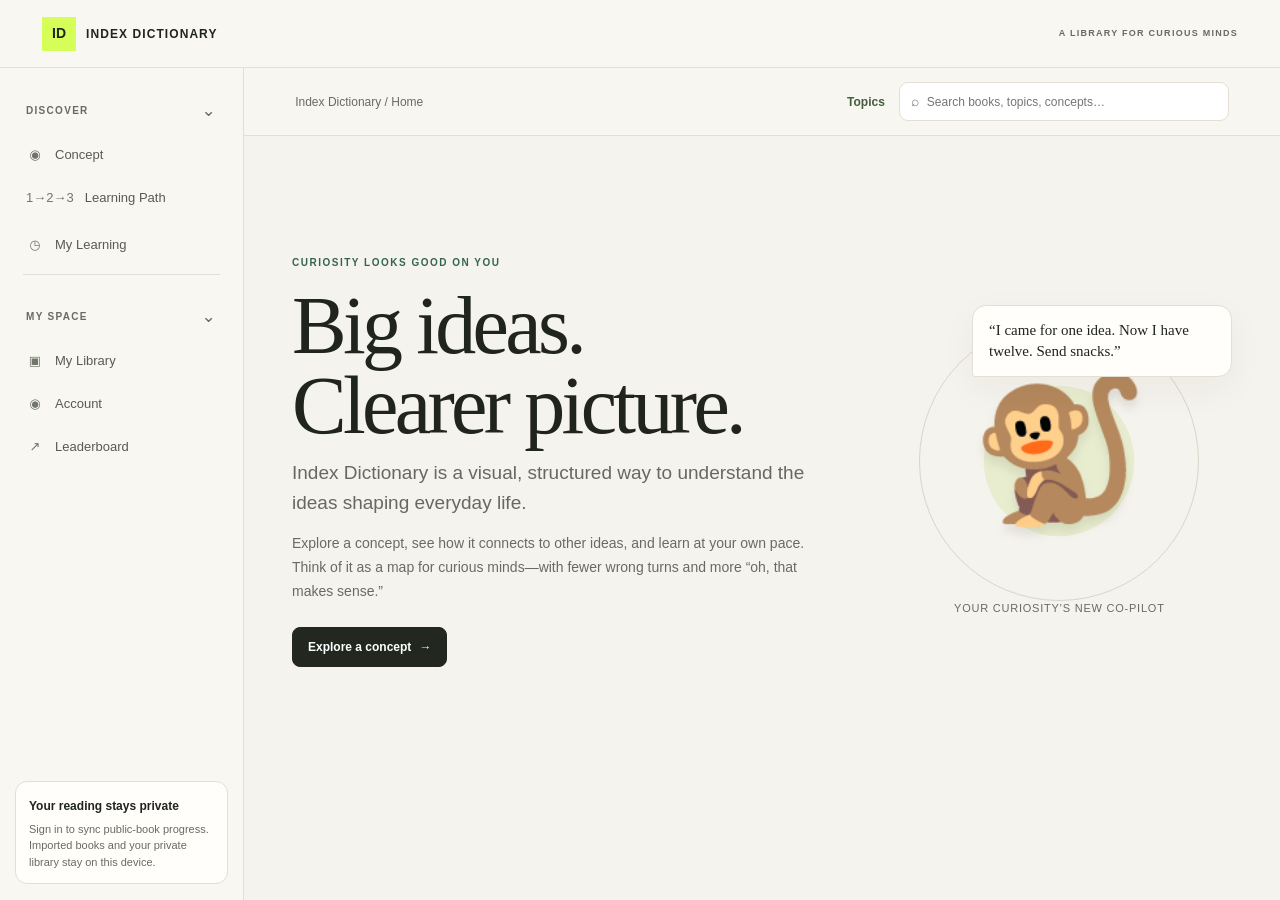
<file: index.html>
<!doctype html>
<html lang="en">
<head>
  <meta charset="utf-8">
  <meta name="viewport" content="width=device-width, initial-scale=1">
  <meta name="theme-color" content="#f5f3ed">
  <meta name="description" content="Discover visual books and follow ideas through Index Dictionary.">
  <title>Index Dictionary</title>
  <link rel="stylesheet" href="./src/css/tokens.css">
  <link rel="stylesheet" href="./src/css/app.css">
  <script type="module" src="./src/js/app.js"></script>
</head>
<body>
  <a class="skip-link" href="#main">Skip to content</a>
  <header class="site-header">
    <button class="mobile-menu" id="mobile-menu" type="button" aria-label="Open navigation" aria-controls="sidebar" aria-expanded="false">☰</button>
    <a class="brand" href="#home" aria-label="Index Dictionary home">
      <span class="brand-mark" aria-hidden="true">ID</span>
      <span>INDEX DICTIONARY</span>
    </a>
    <span class="environment-label">A LIBRARY FOR CURIOUS MINDS</span>
  </header>
  <div class="app-layout">
    <button class="sidebar-backdrop" id="sidebar-backdrop" type="button" aria-label="Close navigation" hidden></button>
    <aside class="sidebar" id="sidebar" aria-label="Main navigation">
      <section class="nav-section" aria-label="Discover">
        <button class="nav-section-toggle" type="button" data-group-toggle aria-expanded="true" aria-controls="discover-nav">
          <span>Discover</span><span class="chevron" aria-hidden="true">⌄</span>
        </button>
        <nav class="nav" id="discover-nav">
          <a href="#concepts" data-route="concepts"><span class="nav-icon" aria-hidden="true">◉</span>Concept</a>
          <a href="#paths" data-route="paths"><span class="nav-icon" aria-hidden="true">1→2→3</span>Learning Path</a>
        </nav>
      </section>
      <nav class="nav solo-nav" aria-label="My Learning">
        <a href="#my-learning" data-route="my-learning"><span class="nav-icon" aria-hidden="true">◷</span>My Learning</a>
      </nav>
      <div class="nav-separator" aria-hidden="true"></div>
      <section class="nav-section" aria-label="My Space">
        <button class="nav-section-toggle" type="button" data-group-toggle aria-expanded="true" aria-controls="space-nav">
          <span>My Space</span><span class="chevron" aria-hidden="true">⌄</span>
        </button>
        <nav class="nav" id="space-nav">
          <a href="#library" data-route="library"><span class="nav-icon" aria-hidden="true">▣</span>My Library</a>
          <a href="#account" data-route="account"><span class="nav-icon" aria-hidden="true">◉</span>Account</a>
          <a href="#leaderboard" data-route="leaderboard"><span class="nav-icon" aria-hidden="true">↗</span>Leaderboard</a>
        </nav>
      </section>
      <div class="sidebar-note">
        <strong>Your reading stays private</strong>
        <p>Sign in to sync public-book progress. Imported books and your private library stay on this device.</p>
      </div>
    </aside>
    <div class="main-column">
      <header class="topbar" id="topbar">
        <p class="breadcrumb" id="breadcrumb">Index Dictionary / Home</p>
        <div class="top-actions">
          <a class="text-link" href="#topics" data-route="topics">Topics</a>
          <label class="searchbox">
            <span aria-hidden="true">⌕</span>
            <input id="global-search" type="search" placeholder="Search books, topics, concepts…" aria-label="Search books">
          </label>
        </div>
      </header>
      <main id="main" tabindex="-1">
        <div id="view-root">
          <p class="loading-state" role="status">Loading Index Dictionary…</p>
        </div>
      </main>
    </div>
  </div>
  <input id="import-file" type="file" accept=".html,.htm,text/html" hidden>
  <div class="toast" id="toast" role="status" aria-live="polite"></div>
</body>
</html>
</file>
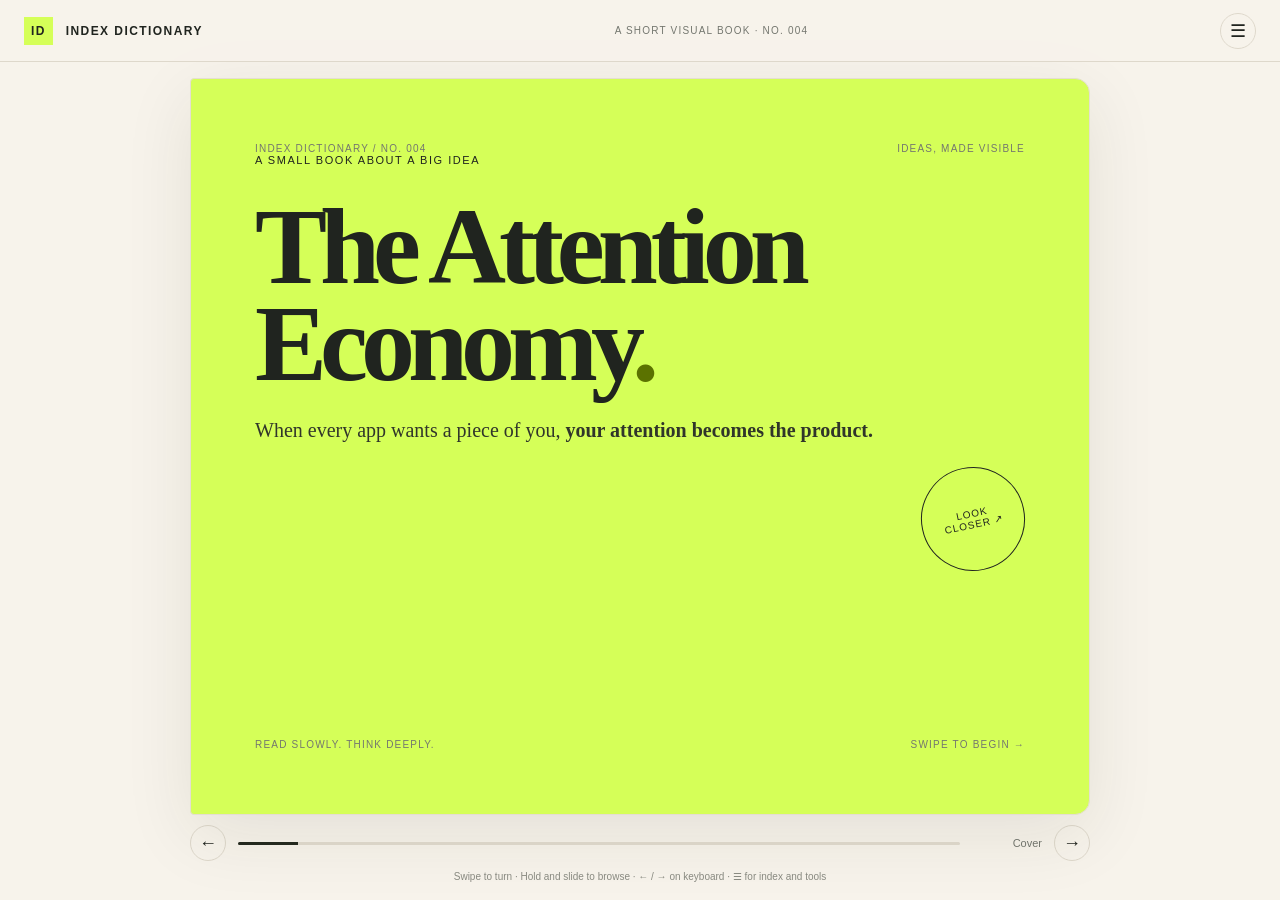
<file: index-dictionary-book-1.html>
<!doctype html>
<html lang="en">
<head>
<meta charset="utf-8">
<meta name="viewport" content="width=device-width, initial-scale=1">
<meta name="theme-color" content="#f7f3eb">
<title>Index Dictionary — The Attention Economy</title>
<style>
:root{--paper:#f7f3eb;--ink:#20241f;--muted:#74776f;--line:#ded8cb;--lime:#d5ff58;--blue:#b9d7f6;--orange:#ff8e62}
*{box-sizing:border-box}body{margin:0;background:var(--paper);color:var(--ink);font-family:Georgia,'Times New Roman',serif;overflow:hidden}.top{height:62px;position:fixed;z-index:5;inset:0 0 auto;display:flex;align-items:center;justify-content:space-between;padding:0 24px;background:#f7f3ebed;border-bottom:1px solid var(--line);font:12px Arial,sans-serif}.logo{font-weight:900;letter-spacing:.12em}.logo b{background:var(--lime);padding:7px;margin-right:8px}.label{color:var(--muted);text-transform:uppercase;letter-spacing:.12em;font-size:10px}.round{border:1px solid var(--line);background:transparent;width:36px;height:36px;border-radius:50%;font-size:18px;cursor:pointer;color:var(--ink)}main{height:100dvh;padding:78px 18px 18px;display:flex;flex-direction:column;align-items:center;justify-content:center;gap:10px}.stage{width:min(100%,900px);height:min(740px,calc(100dvh - 118px));min-height:350px;position:relative;touch-action:pan-y}.page{position:absolute;inset:0;background:#fffdf8;border:1px solid #e5ded1;border-radius:4px 15px 15px 4px;box-shadow:0 20px 70px #302a1917;overflow:auto;opacity:0;pointer-events:none;transform:translateX(14px);transition:opacity .2s,transform .23s}.page.active{opacity:1;pointer-events:auto;transform:translateX(0)}.inner{min-height:100%;padding:clamp(23px,5vw,64px);display:flex;flex-direction:column}.meta,.foot{display:flex;justify-content:space-between;gap:12px;font:10px Arial,sans-serif;letter-spacing:.12em;text-transform:uppercase;color:var(--muted)}h1{font-size:clamp(54px,9vw,108px);line-height:.9;letter-spacing:-.065em;margin:32px 0 22px}h2{font-size:clamp(34px,5vw,58px);line-height:1;letter-spacing:-.055em;margin:28px 0 18px}h3{font-size:20px;margin:0 0 8px}p{font-size:clamp(16px,1.8vw,19px);line-height:1.65;color:#484b43;max-width:690px}.cover{background:var(--lime)}.cover .inner{justify-content:space-between}.cover .tag{font:11px Arial,sans-serif;text-transform:uppercase;letter-spacing:.14em}.cover p{font-size:20px;color:#30352a}.stamp{width:104px;height:104px;border:1px solid;border-radius:50%;display:grid;place-items:center;align-self:flex-end;text-align:center;font:10px Arial,sans-serif;letter-spacing:.1em;transform:rotate(-12deg)}.foot{margin-top:auto;padding-top:24px}.quote{font-size:clamp(30px,5vw,52px);line-height:1.12;letter-spacing:-.04em;margin:30px 0}.hi{background:var(--lime);padding:0 .1em}.cols{display:grid;grid-template-columns:1fr 1fr;gap:18px}.note{padding:17px;border-radius:12px;background:#f0ede5}.note p{font-size:15px;margin:6px 0 0}.visual{background:#edf3ed;border-radius:15px;padding:12px;margin:15px 0}.visual svg{display:block;width:100%;max-height:300px}.index{display:grid;grid-template-columns:1fr 1fr;gap:0 22px}.index a{display:flex;justify-content:space-between;gap:12px;padding:13px 0;border-bottom:1px solid var(--line);font:13px Arial,sans-serif;color:var(--ink);text-decoration:none}.index a:hover{color:#668500}.dark{background:#20241f;color:#f7f3eb}.dark p,.dark .meta,.dark .foot{color:#c9cbc1}.dark .quote{color:var(--lime)}.controls{width:min(100%,900px);display:flex;align-items:center;gap:12px;font:11px Arial,sans-serif;color:var(--muted)}.bar{height:3px;background:#e1dbcf;flex:1;border-radius:5px;overflow:hidden}.bar span{height:100%;display:block;background:#252a20;width:0}.counter{min-width:70px;text-align:right}.hint{font:10px Arial,sans-serif;color:#8a8b82}.modal{position:fixed;inset:0;z-index:9;background:#10151077;display:grid;place-items:center;padding:18px;font-family:Arial,sans-serif}.modal.hide{display:none}.panel{background:var(--paper);width:min(480px,100%);padding:23px;border-radius:16px;max-height:85dvh;overflow:auto}.panel h3{margin-bottom:5px}.panel p{font:13px/1.5 Arial,sans-serif}.choices{display:grid;grid-template-columns:1fr 1fr;gap:7px;margin:14px 0}.choices button,.tools button{padding:10px;border:1px solid var(--line);border-radius:9px;background:white;text-align:left;cursor:pointer}.choices small{display:block;color:var(--muted);margin-top:4px}.tools{display:flex;gap:7px;flex-wrap:wrap}.tools button{font:12px Arial,sans-serif}.message{font:12px Arial,sans-serif;color:var(--muted)}@media(max-width:600px){.top{padding:0 14px}.label{display:none}main{padding:72px 9px 12px}.stage{height:calc(100dvh - 112px);min-height:300px}.inner{padding:23px 20px}.index,.cols{grid-template-columns:1fr}.hint{display:none}.controls{gap:8px}}@media(prefers-reduced-motion:reduce){*,*:before,*:after{transition:none!important}}
</style>
</head>
<body>
<header class="top"><div class="logo"><b>ID</b> INDEX DICTIONARY</div><div class="label">A short visual book · No. 004</div><button class="round" id="menu" aria-label="Open book index">☰</button></header>
<main>
<div class="stage" id="stage" aria-label="Book pages">
<article class="page cover active" id="cover" data-name="Cover"><div class="inner"><div class="meta"><span>Index Dictionary / No. 004</span><span>Ideas, made visible</span></div><div><div class="tag">A small book about a big idea</div><h1>The Attention<br>Economy<span style="color:#5b7200">.</span></h1><p>When every app wants a piece of you, <strong>your attention becomes the product.</strong></p></div><div class="stamp">LOOK<br>CLOSER ↗</div><div class="foot"><span>Read slowly. Think deeply.</span><span>Swipe to begin →</span></div></div></article>
<article class="page" id="book-index" data-name="Book index"><div class="inner"><div class="meta"><span>Inside this book</span><span>00 / Map</span></div><h2>A map of the idea.</h2><p>Ten short stops, from the everyday hook to the system underneath it.</p><div class="index" id="indexList"></div><div class="foot"><span>Choose a chapter</span><span>Index Dictionary</span></div></div></article>
<article class="page" id="page-1" data-name="The hook"><div class="inner"><div class="meta"><span>01 / The hook</span><span>Notice your attention</span></div><h2>Have you ever opened your phone for one thing…</h2><p>…and looked up twenty minutes later wondering where the time went?</p><div class="quote">You didn't plan to stay.<br><span class="hi">The system planned for you to stay.</span></div><p>That gap between your intention and your actual behavior is the doorway into the attention economy.</p><div class="foot"><span>Start with a familiar moment</span><span>01</span></div></div></article>
<article class="page" id="page-2" data-name="The definition"><div class="inner"><div class="meta"><span>02 / The concept</span><span>Plain language</span></div><h2>What is the attention economy?</h2><p>It is an environment where human attention is scarce, valuable, and competed for.</p><div class="cols"><div class="note"><h3>What is scarce?</h3><p>Your time, focus, curiosity, and mental energy. A day has only so many waking hours.</p></div><div class="note"><h3>What is valuable?</h3><p>The chance to show you a message, an ad, a video, or something that influences what you do next.</p></div></div><p><strong>Core idea:</strong> when attention creates value, products are designed to attract it—and often to keep it.</p><div class="foot"><span>Scarcity creates competition</span><span>02</span></div></div></article>
<article class="page" id="page-3" data-name="A tiny meme"><div class="inner"><div class="meta"><span>03 / Everyday version</span><span>Relatable moment</span></div><h2>The “just one minute” loop.</h2><div class="visual"><svg viewBox="0 0 600 250" role="img" aria-label="Illustration: one message turns into a chain of notifications and recommendations"><rect x="15" y="15" width="170" height="215" rx="18" fill="#fffdf8" stroke="#252a20" stroke-width="2"/><circle cx="100" cy="60" r="22" fill="#ff8e62"/><path d="M65 140 Q100 90 135 140 L146 185 L54 185Z" fill="#b9d7f6" stroke="#252a20" stroke-width="2"/><text x="100" y="211" text-anchor="middle" font-size="14" fill="#20241f">“One message.”</text><path d="M205 120 H260 M250 110 L262 120 L250 130" stroke="#30352a" stroke-width="3" fill="none"/><rect x="280" y="15" width="305" height="215" rx="18" fill="#d5ff58" stroke="#252a20" stroke-width="2"/><g font-size="13" fill="#20241f"><rect x="305" y="38" width="255" height="34" rx="7" fill="#fffdf8"/><text x="318" y="60">New video recommended</text><rect x="305" y="82" width="255" height="34" rx="7" fill="#fffdf8"/><text x="318" y="104">Someone liked your post</text><rect x="305" y="126" width="255" height="34" rx="7" fill="#fffdf8"/><text x="318" y="148">Here’s another thing you’ll love</text></g><text x="432" y="198" text-anchor="middle" font-size="14" font-weight="bold" fill="#20241f">“An hour already?”</text></svg></div><p>The useful question is not “Why am I weak?” but “What choices did this interface make easy?”</p><div class="foot"><span>Look at the design, not just the user</span><span>03</span></div></div></article>
<article class="page" id="page-4" data-name="The system"><div class="inner"><div class="meta"><span>04 / Vector system map</span><span>Follow the incentives</span></div><h2>Attention becomes a feedback loop.</h2><div class="visual"><svg viewBox="0 0 680 320" role="img" aria-label="Feedback loop: content attracts attention, attention creates engagement, engagement informs optimization, optimized content attracts more attention"><defs><marker id="arrow" markerWidth="8" markerHeight="8" refX="6" refY="3" orient="auto"><path d="M0,0 L6,3 L0,6Z" fill="#30352a"/></marker></defs><path d="M200 70 H450 M550 105 V215 M450 255 H200 M100 215 V105" stroke="#30352a" stroke-width="2" marker-end="url(#arrow)" fill="none"/><rect x="25" y="33" width="175" height="72" rx="13" fill="#fffdf8" stroke="#30352a"/><text x="112" y="63" text-anchor="middle" font-size="16" font-weight="bold">Content</text><text x="112" y="85" text-anchor="middle" font-size="12">Posts, videos, alerts</text><rect x="450" y="33" width="205" height="72" rx="13" fill="#b9d7f6" stroke="#30352a"/><text x="552" y="63" text-anchor="middle" font-size="16" font-weight="bold">Attention</text><text x="552" y="85" text-anchor="middle" font-size="12">Views and time spent</text><rect x="450" y="215" width="205" height="72" rx="13" fill="#ff8e62" stroke="#30352a"/><text x="552" y="245" text-anchor="middle" font-size="16" font-weight="bold">Optimization</text><text x="552" y="267" text-anchor="middle" font-size="12">Rank what retains</text><rect x="25" y="215" width="175" height="72" rx="13" fill="#d5ff58" stroke="#30352a"/><text x="112" y="245" text-anchor="middle" font-size="16" font-weight="bold">Engagement</text><text x="112" y="267" text-anchor="middle" font-size="12">Clicks, likes, shares</text><text x="340" y="155" text-anchor="middle" font-size="13">More signals → better targeting</text><text x="340" y="176" text-anchor="middle" font-size="13">More targeting → more attention</text></svg></div><p>This is a simplified model, not a claim that every platform works identically. It shows how measurement and optimization can reinforce the behavior a product is designed to maximize.</p><div class="foot"><span>Systems thinking: follow the loop</span><span>04</span></div></div></article>
<article class="page" id="page-5" data-name="The graph"><div class="inner"><div class="meta"><span>05 / Graph page</span><span>Illustrative data</span></div><h2>Small prompts can extend a session.</h2><p>Imagine a session where each new recommendation makes another minute of viewing more likely. This illustration shows a possible pattern—not real platform data.</p><div class="visual" style="background:#f2f0fa"><svg viewBox="0 0 660 310" role="img" aria-label="Illustrative rising curve showing a possible relationship between more prompts and time spent; not measured data"><g stroke="#d8d5e6"><path d="M65 45 H620 M65 95 H620 M65 145 H620 M65 195 H620 M65 245 H620"/></g><path d="M65 35 V265 H625" fill="none" stroke="#56536b" stroke-width="2"/><path d="M65 245 C145 239 175 220 230 190 S325 145 375 112 S480 70 610 48" fill="none" stroke="#6756c9" stroke-width="5" stroke-linecap="round"/><path d="M65 245 C145 239 175 220 230 190 S325 145 375 112 S480 70 610 48 L610 265 L65 265Z" fill="#b9aef4" opacity=".25"/><g fill="#56536b" font-size="12"><text x="65" y="290">Session begins</text><text x="620" y="290" text-anchor="end">More prompts</text><text x="22" y="165" transform="rotate(-90 22 165)" text-anchor="middle">Illustrative time spent</text><text x="65" y="22">Conceptual relationship</text></g></svg><small style="font:11px Arial,sans-serif;color:#74776f">Illustrative curve only · No measured values · Outcomes vary.</small></div><p><strong>Read the graph:</strong> the curve is not proof of causation. A factual claim needs reliable data, defined measures, and a source.</p><div class="foot"><span>Graphs need context</span><span>05</span></div></div></article>
<article class="page" id="page-6" data-name="The trade-off"><div class="inner"><div class="meta"><span>06 / Two sides</span><span>Trade-offs matter</span></div><h2>Attention is not always the enemy.</h2><div class="cols"><div class="note" style="background:#e8f2e2"><h3>When it helps</h3><p>Learning tools, urgent alerts, meaningful communities, creative discovery, and useful recommendations can earn attention for good reasons.</p></div><div class="note" style="background:#fbe8df"><h3>When it harms</h3><p>Misleading notifications, endless feeds, outrage bait, and opaque incentives can pull attention away from personal priorities.</p></div></div><div class="quote">The question isn't “How much attention?”<br>It's <span class="hi">“Attention in service of what?”</span></div><p>Good design respects intent, makes stopping easy, and creates value beyond time spent.</p><div class="foot"><span>Evaluate outcomes, not just metrics</span><span>06</span></div></div></article>
<article class="page" id="page-7" data-name="The hidden metric"><div class="inner"><div class="meta"><span>07 / System behavior</span><span>Measure the right thing</span></div><h2>What gets measured shapes what gets built.</h2><p>If a team treats session duration as the main sign of success, it may optimize for longer sessions—even when a shorter session would better serve the person.</p><div class="visual"><svg viewBox="0 0 620 200" role="img" aria-label="Comparison of optimizing time spent versus optimizing user value"><rect x="8" y="15" width="270" height="170" rx="13" fill="#fbe8df" stroke="#30352a"/><text x="143" y="46" text-anchor="middle" font-size="16" font-weight="bold">Metric: time spent</text><path d="M42 80 H245 M42 110 H220 M42 140 H235" stroke="#ff8e62" stroke-width="9" stroke-linecap="round"/><text x="143" y="169" text-anchor="middle" font-size="12">Can reward more scrolling</text><rect x="342" y="15" width="270" height="170" rx="13" fill="#e8f2e2" stroke="#30352a"/><text x="477" y="46" text-anchor="middle" font-size="16" font-weight="bold">Outcome: user value</text><path d="M376 80 H565 M376 110 H530 M376 140 H552" stroke="#71985b" stroke-width="9" stroke-linecap="round"/><text x="477" y="169" text-anchor="middle" font-size="12">Can reward task completion</text></svg></div><p>A proxy metric is not the goal itself. Pair engagement measures with user outcomes, satisfaction, and the ability to leave when finished.</p><div class="foot"><span>Beware of proxy goals</span><span>07</span></div></div></article>
<article class="page" id="page-8" data-name="Take back control"><div class="inner"><div class="meta"><span>08 / Application</span><span>Small practical changes</span></div><h2>Make your attention harder to interrupt.</h2><div class="index" style="grid-template-columns:1fr"><a href="#page-8"><span>01 — Turn off non-essential notifications</span><span>Reduce triggers</span></a><a href="#page-8"><span>02 — Move distracting apps off the home screen</span><span>Add friction</span></a><a href="#page-8"><span>03 — Decide why you opened an app</span><span>Set intent</span></a><a href="#page-8"><span>04 — Choose a stopping point before you begin</span><span>Define enough</span></a><a href="#page-8"><span>05 — Notice how you feel after a session</span><span>Check outcomes</span></a></div><p>These are experiments, not universal rules. Keep the changes that help you spend attention according to your own priorities.</p><div class="foot"><span>Design your environment</span><span>08</span></div></div></article>
<article class="page" id="page-9" data-name="Key takeaways"><div class="inner"><div class="meta"><span>09 / Remember</span><span>Three takeaways</span></div><h2>The idea in three lines.</h2><p><strong>01.</strong> Attention is limited, so organizations compete to earn it.</p><hr style="border:0;border-top:1px solid var(--line);width:100%"><p><strong>02.</strong> Interfaces and metrics can shape behavior through feedback loops.</p><hr style="border:0;border-top:1px solid var(--line);width:100%"><p><strong>03.</strong> More engagement is not automatically more value; judge the system by what it helps people achieve.</p><div class="quote">Who benefits from the next minute of your attention?</div><div class="foot"><span>One idea worth keeping</span><span>09</span></div></div></article>
<article class="page dark" id="end" data-name="End page"><div class="inner"><div class="meta"><span>End of book 004</span><span>Keep exploring</span></div><h2>Look closer.<br>Choose consciously.</h2><div class="quote">Your attention is part of your life. Spend it on purpose.</div><p>Next: explore cognitive bias, persuasive design, or the psychology of habits.</p><div class="foot"><a href="#book-index" style="color:var(--lime)">↶ Return to book index</a><a href="./index.html" style="color:var(--lime)">Back to library ↗</a></div></div></article>
</div>
<div class="controls"><button class="round" id="prev" aria-label="Previous page">←</button><div class="bar"><span id="progress"></span></div><div class="counter" id="counter" aria-live="polite">Cover</div><button class="round" id="next" aria-label="Next page">→</button></div><div class="hint">Swipe to turn · Hold and slide to browse · ← / → on keyboard · ☰ for index and tools</div>
</main>
<div class="modal hide" id="modal" role="dialog" aria-modal="true" aria-labelledby="modalTitle"><div class="panel"><h3 id="modalTitle">Your book</h3><p>Jump to a page or choose a reader utility.</p><div class="choices" id="choices"></div><div class="tools"><button id="bookmark">☆ Bookmark page</button><button id="share">↗ Share</button><button id="copy">Copy link</button><button id="help">Gesture guide</button><button id="close">Close</button></div><p class="message" id="message" aria-live="polite"></p></div></div>
<script>
(()=>{const pages=[...document.querySelectorAll('.page')],index=document.getElementById('indexList'),choices=document.getElementById('choices'),modal=document.getElementById('modal'),message=document.getElementById('message'),counter=document.getElementById('counter'),progress=document.getElementById('progress'),stage=document.getElementById('stage');let cur=0,down=null,timer=null,holding=false;
const meta=pages.map((p,i)=>({id:p.id,name:p.dataset.name||`Page ${i+1}`,i}));
function jump(i,hash=true){cur=Math.max(0,Math.min(pages.length-1,i));pages.forEach((p,n)=>{p.classList.toggle('active',n===cur);p.setAttribute('aria-hidden',n===cur?'false':'true')});counter.textContent=cur===0?'Cover':`${cur+1} / ${pages.length}`;progress.style.width=`${(cur+1)/pages.length*100}%`;document.title=`${meta[cur].name} — The Attention Economy`;try{localStorage.setItem('id-attention-economy-page',cur)}catch(e){}if(hash)history.replaceState(null,'',`#${pages[cur].id}`);pages[cur].scrollTop=0}
function close(){modal.classList.add('hide')}function open(){modal.classList.remove('hide');message.textContent=''}
meta.forEach(x=>{const a=document.createElement('a');a.href='#'+x.id;a.innerHTML=`<span>${String(x.i).padStart(2,'0')} — ${x.name}</span><span>↗</span>`;a.addEventListener('click',e=>{e.preventDefault();jump(x.i);close()});index.append(a);const b=document.createElement('button');b.innerHTML=`${String(x.i).padStart(2,'0')} — ${x.name}<small>Open page</small>`;b.onclick=()=>{jump(x.i);close()};choices.append(b)});
document.getElementById('next').onclick=()=>jump(cur+1);document.getElementById('prev').onclick=()=>jump(cur-1);document.getElementById('menu').onclick=open;document.getElementById('close').onclick=close;modal.addEventListener('click',e=>{if(e.target===modal)close()});document.addEventListener('keydown',e=>{if(e.key==='Escape')close();if(!modal.classList.contains('hide'))return;if(['INPUT','TEXTAREA','SELECT','BUTTON','A'].includes(document.activeElement?.tagName))return;if(e.key==='ArrowRight'||e.key==='PageDown'){e.preventDefault();jump(cur+1)}if(e.key==='ArrowLeft'||e.key==='PageUp'){e.preventDefault();jump(cur-1)}});
stage.addEventListener('pointerdown',e=>{if(e.target.closest('a,button,input,textarea,select'))return;if(e.pointerType==='mouse'&&e.button!==0)return;down={x:e.clientX,y:e.clientY,t:Date.now()};holding=false;clearTimeout(timer);timer=setTimeout(()=>{holding=true;counter.textContent='↔ slide to browse'},420)});
stage.addEventListener('pointermove',e=>{if(!down)return;if(holding){const step=Math.round((e.clientX-down.x)/65);const target=Math.max(0,Math.min(pages.length-1,cur+step));counter.textContent=`↔ ${meta[target].name}`}});
function release(e){if(!down)return;clearTimeout(timer);const dx=e.clientX-down.x,dy=e.clientY-down.y;if(holding){const step=Math.round(dx/65);if(Math.abs(dx)>25)jump(cur+step);else counter.textContent=cur===0?'Cover':`${cur+1} / ${pages.length}`}else if(Math.abs(dx)>55&&Math.abs(dx)>Math.abs(dy)*1.25){dx<0?jump(cur+1):jump(cur-1)}down=null;holding=false}
stage.addEventListener('pointerup',release);stage.addEventListener('pointercancel',()=>{clearTimeout(timer);down=null;holding=false;jump(cur,false)});
async function copy(){const url=location.href.split('#')[0]+'#'+pages[cur].id;try{await navigator.clipboard.writeText(url);message.textContent='Page link copied.'}catch(e){message.textContent='Copy unavailable. Select and copy: '+url}}
document.getElementById('copy').onclick=copy;document.getElementById('share').onclick=async()=>{const data={title:'The Attention Economy — Index Dictionary',text:'A short visual book about attention and design.',url:location.href.split('#')[0]+'#'+pages[cur].id};if(navigator.share){try{await navigator.share(data);message.textContent='Share sheet opened.'}catch(e){if(e.name!=='AbortError')copy()}}else copy()};
document.getElementById('bookmark').onclick=()=>{try{const key='id-bookmarks',arr=JSON.parse(localStorage.getItem(key)||'[]'),item={book:'attention-economy',page:pages[cur].id,title:meta[cur].name},exists=arr.some(x=>x.book===item.book&&x.page===item.page);localStorage.setItem(key,JSON.stringify(exists?arr.filter(x=>!(x.book===item.book&&x.page===item.page)):[...arr,item]));message.textContent=exists?'Bookmark removed.':'Bookmarked on this device.'}catch(e){message.textContent='Browser storage unavailable.'}};
document.getElementById('help').onclick=()=>message.textContent='Swipe left/right to turn pages. Hold and slide horizontally to browse multiple pages. Use keyboard arrows or bottom controls as alternatives. Tap ☰ to jump to a page.';
document.querySelectorAll('a[href="#book-index"]').forEach(a=>a.addEventListener('click',e=>{e.preventDefault();jump(1)}));
const hash=location.hash.slice(1),hi=pages.findIndex(p=>p.id===hash);if(hi>=0)jump(hi,false);else{try{const saved=Number(localStorage.getItem('id-attention-economy-page'));if(Number.isInteger(saved)&&saved>=0&&saved<pages.length)jump(saved,false);else jump(0,false)}catch(e){jump(0,false)}}
})();
</script>
</body>
</html>
</file>
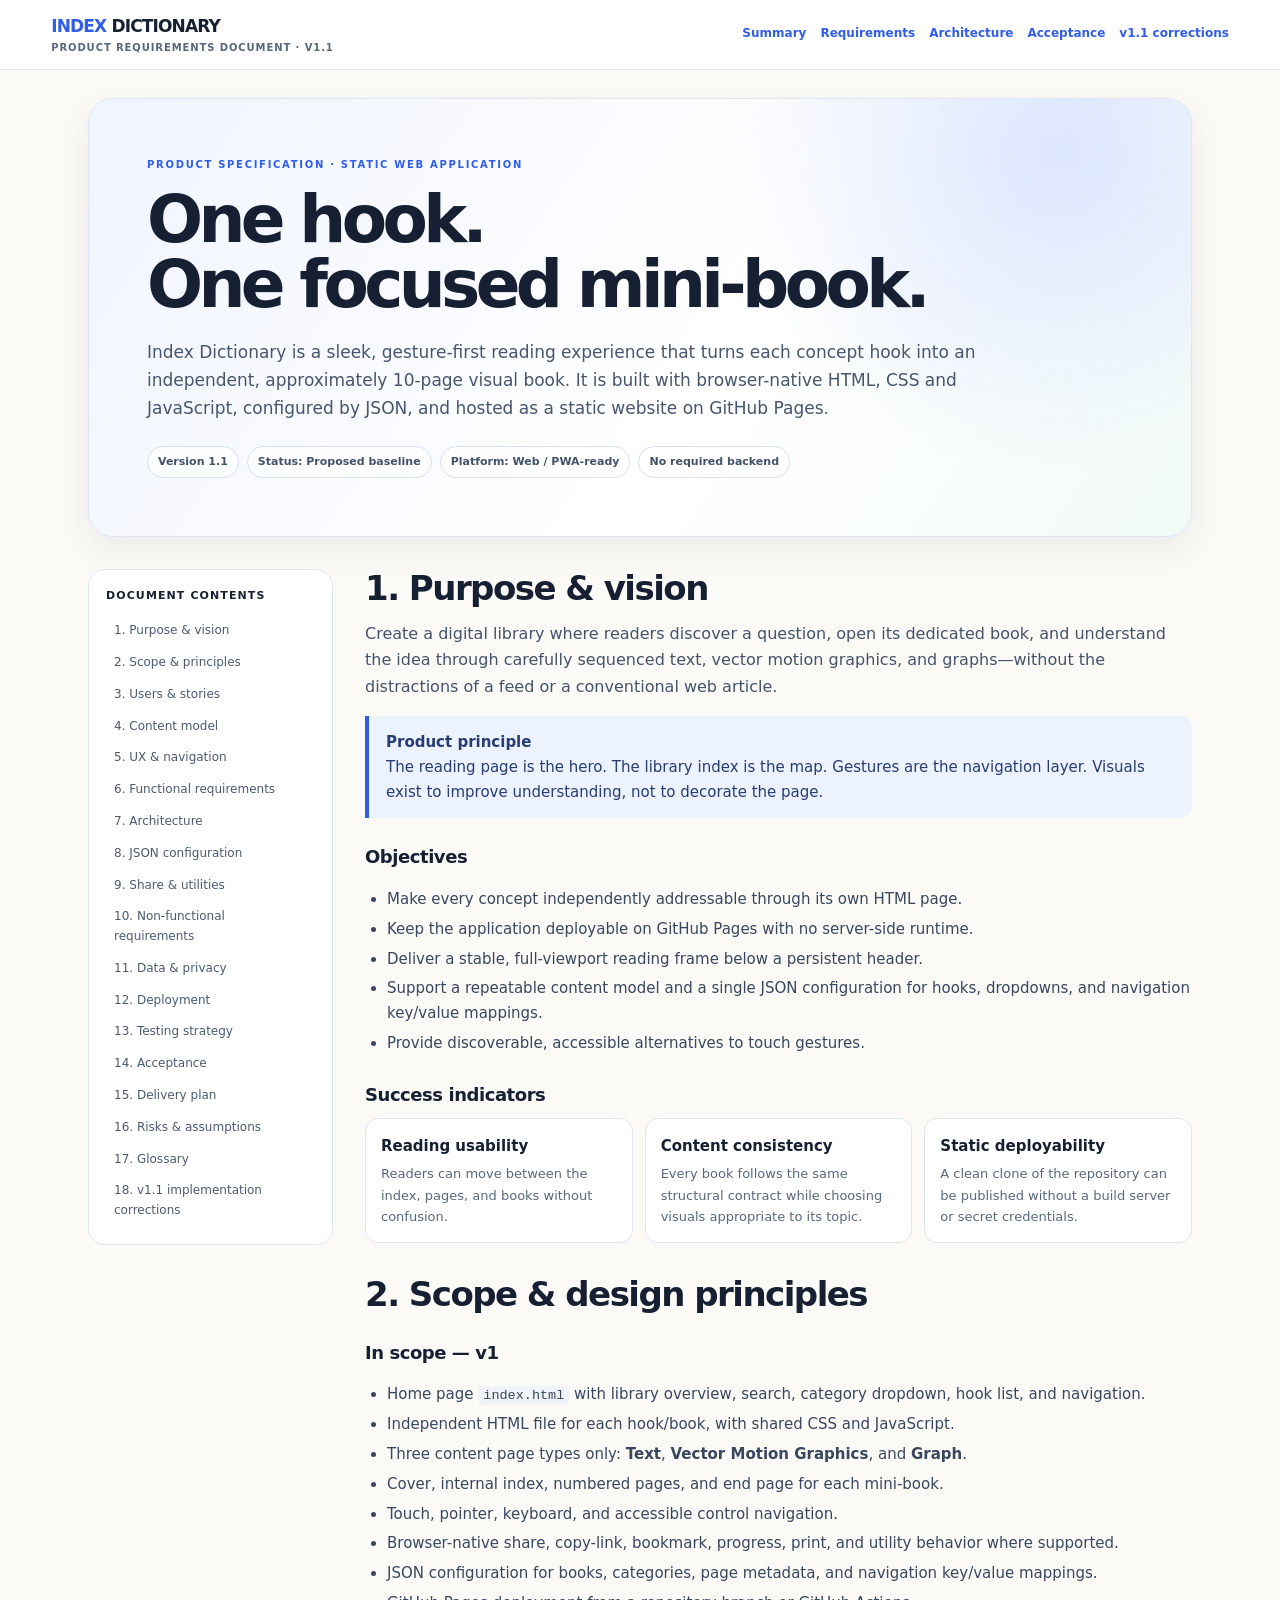
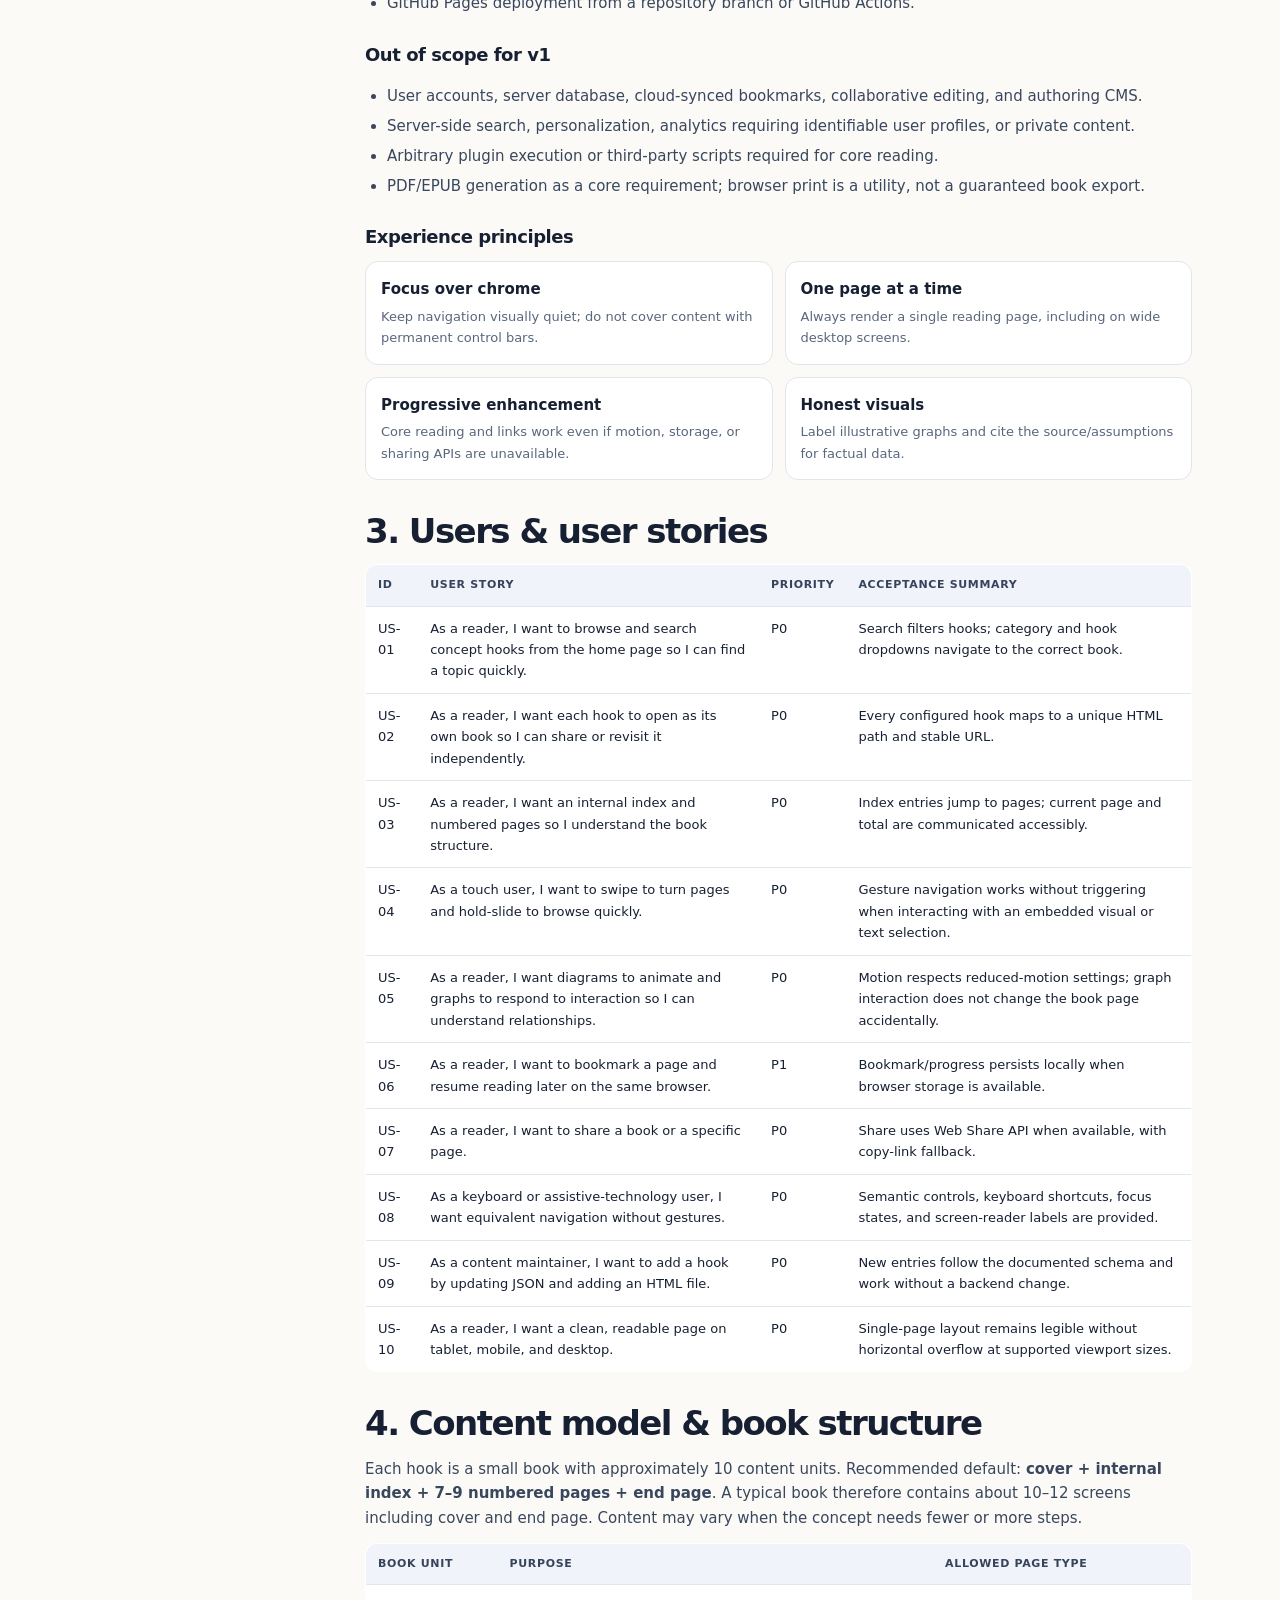
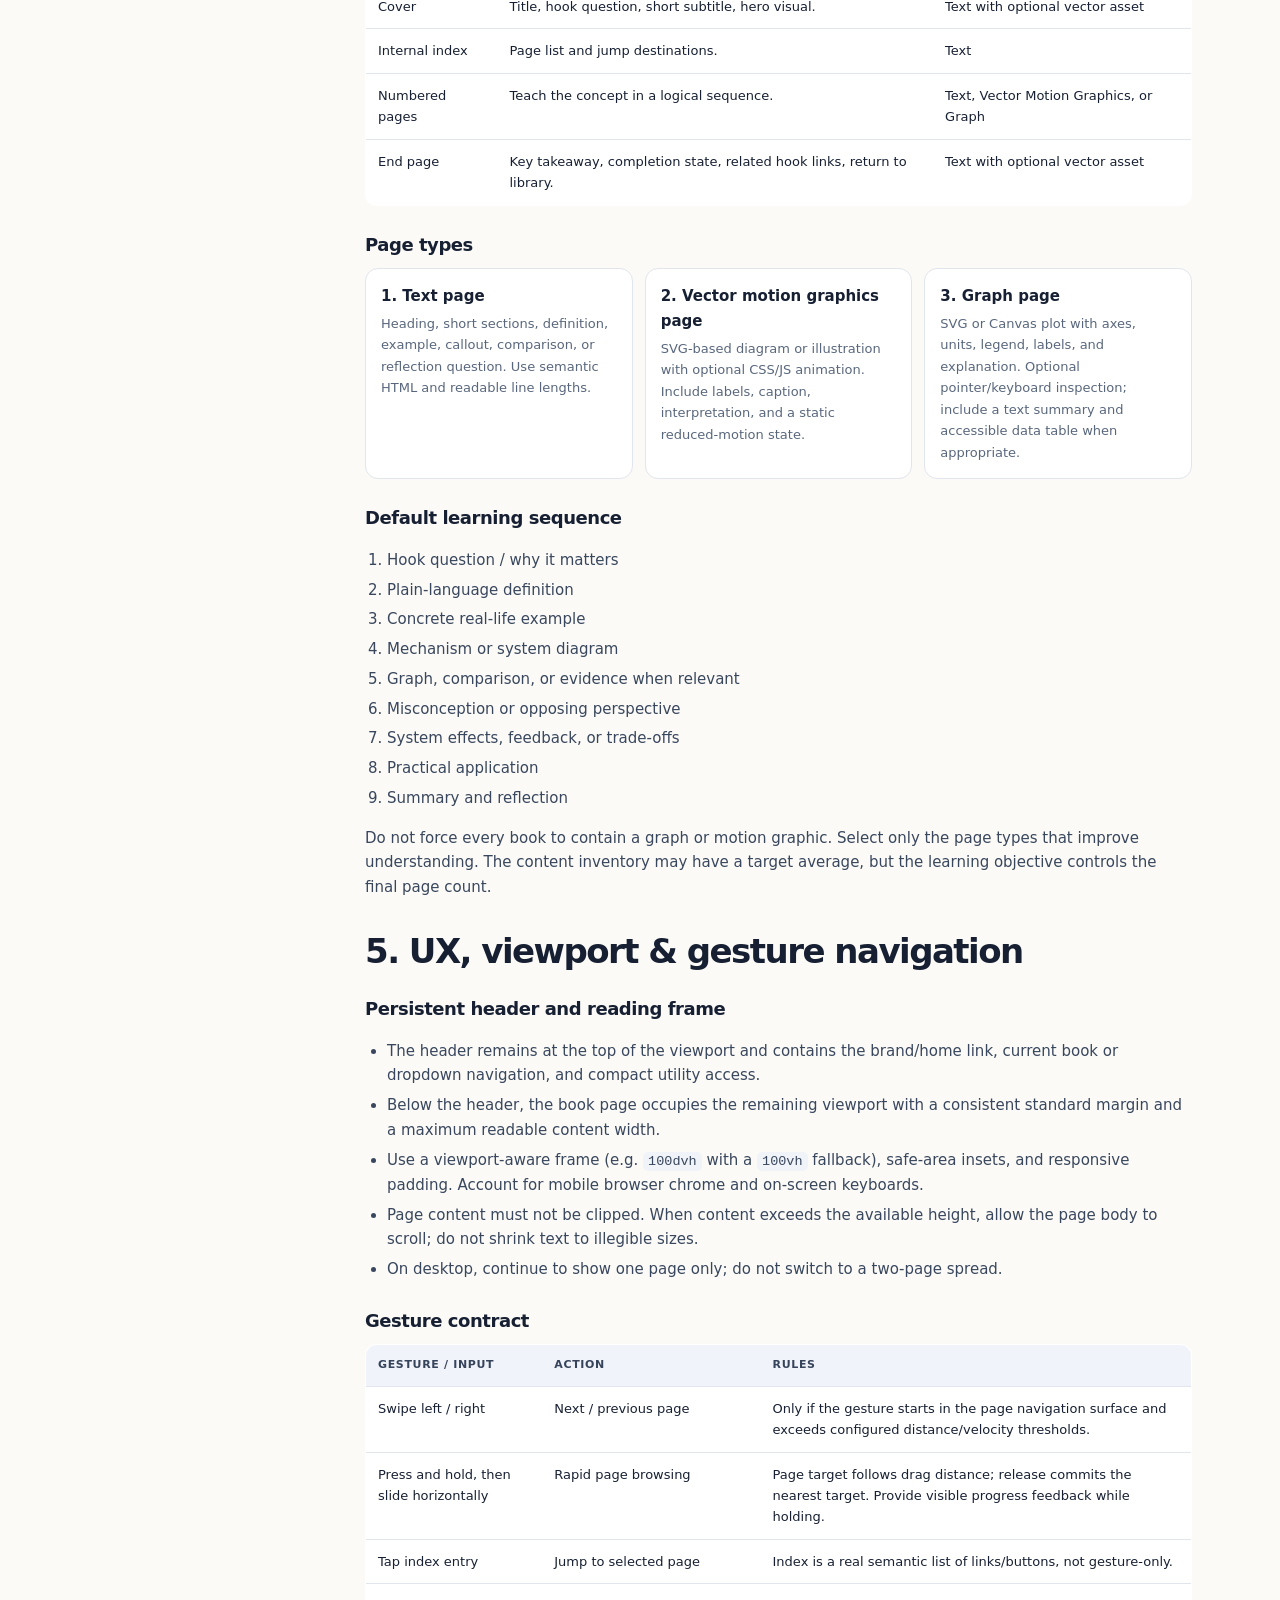
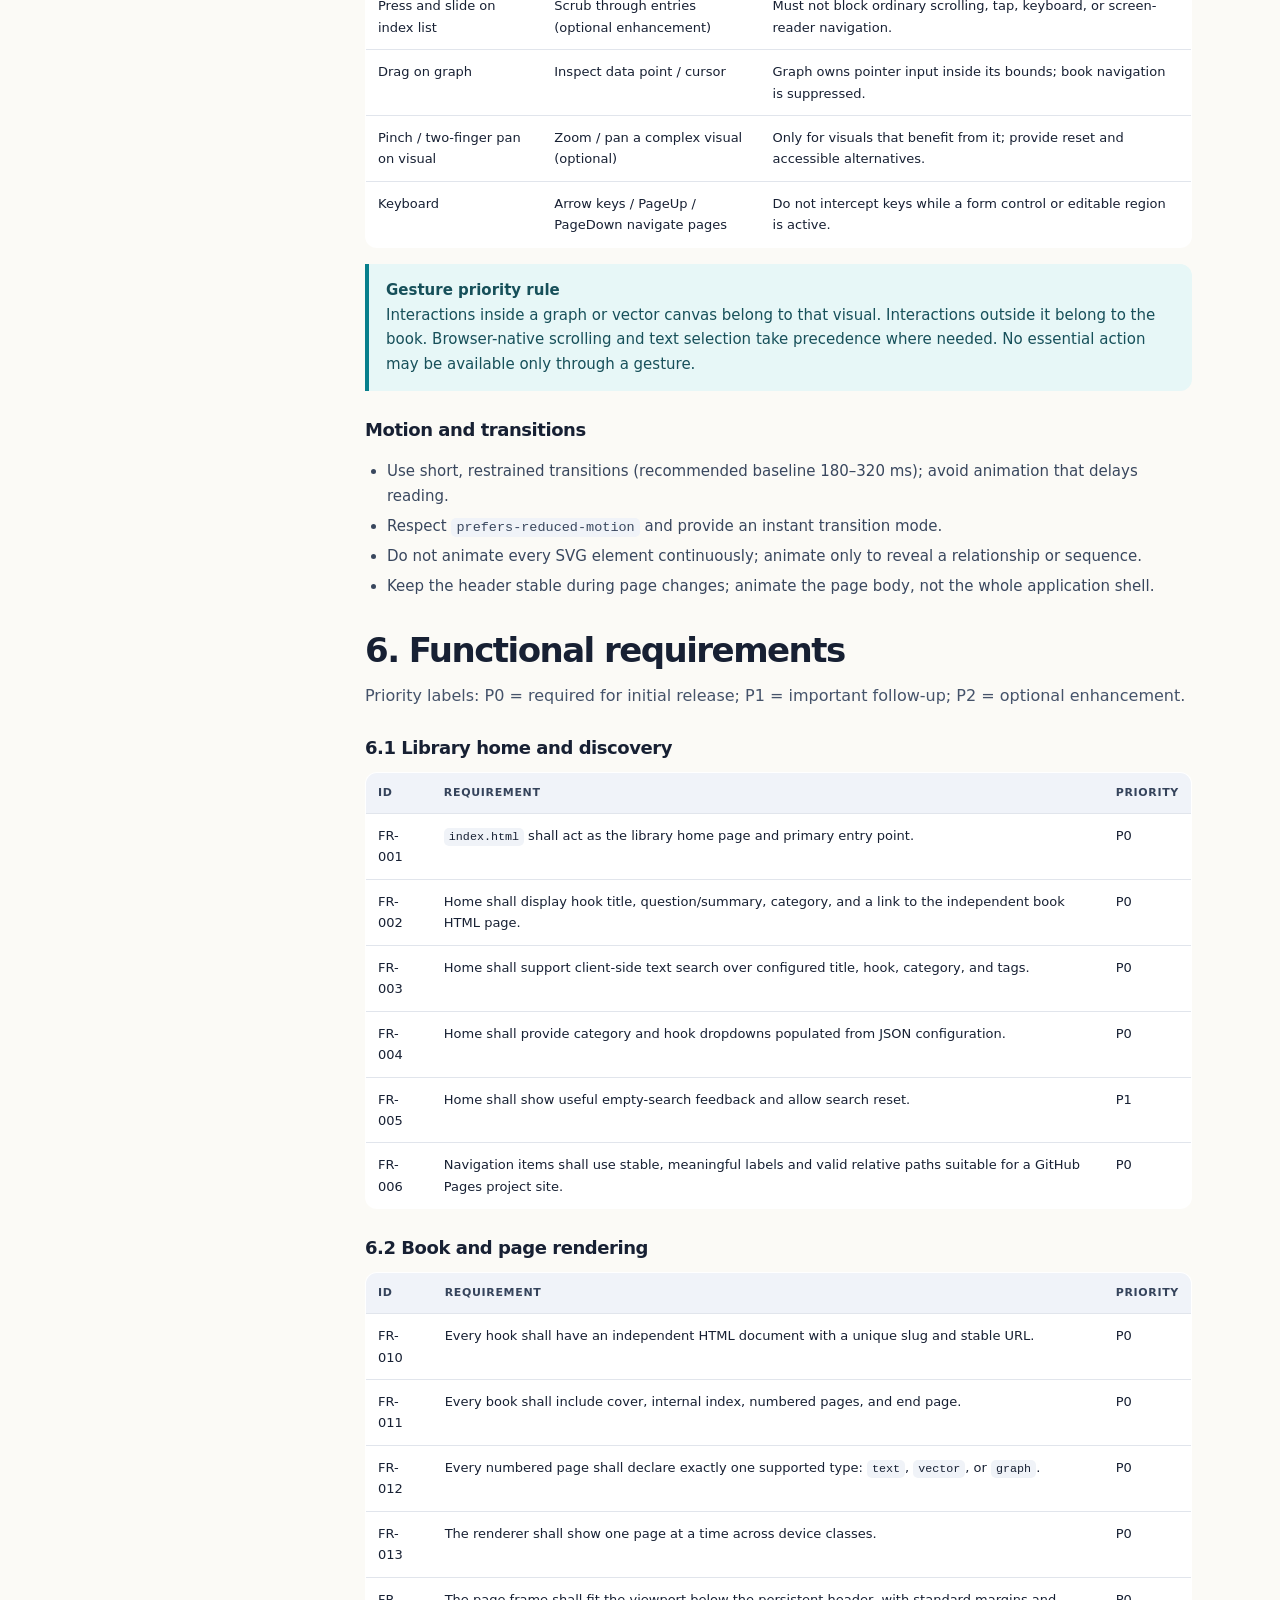
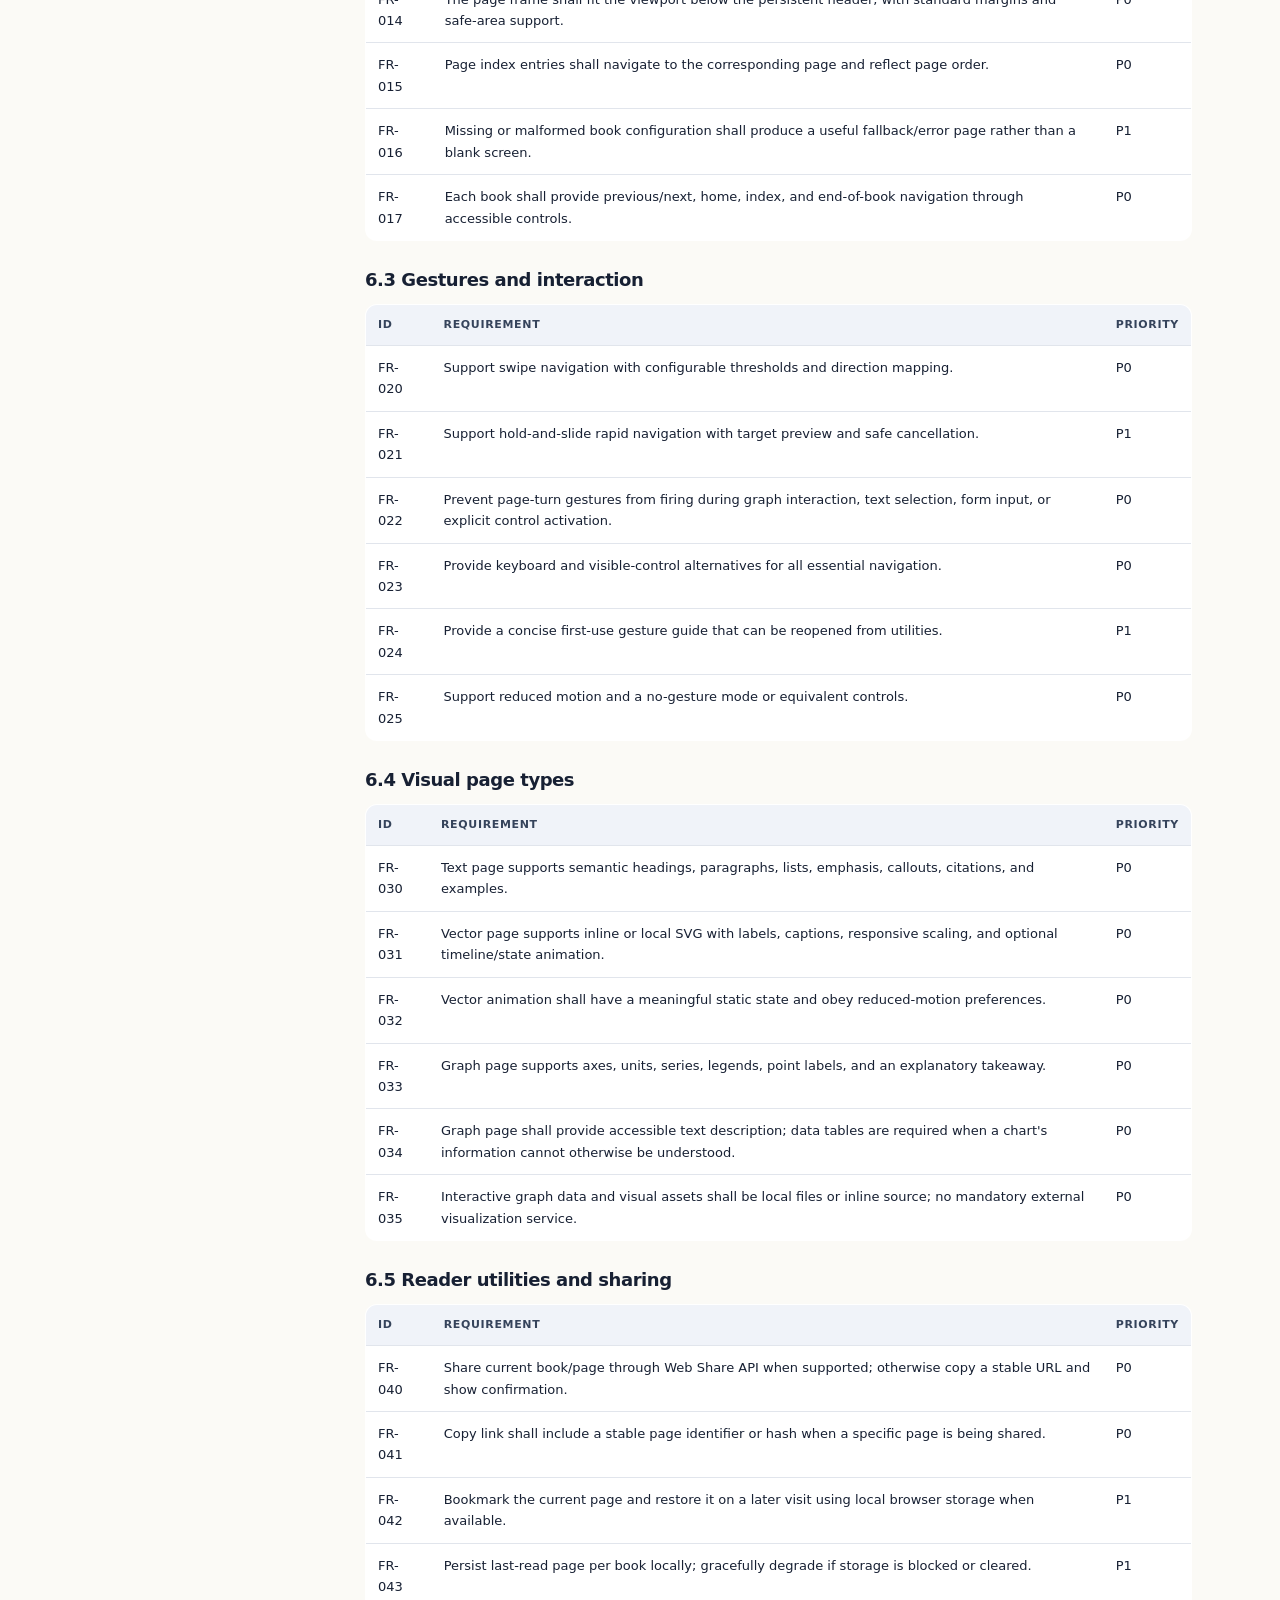
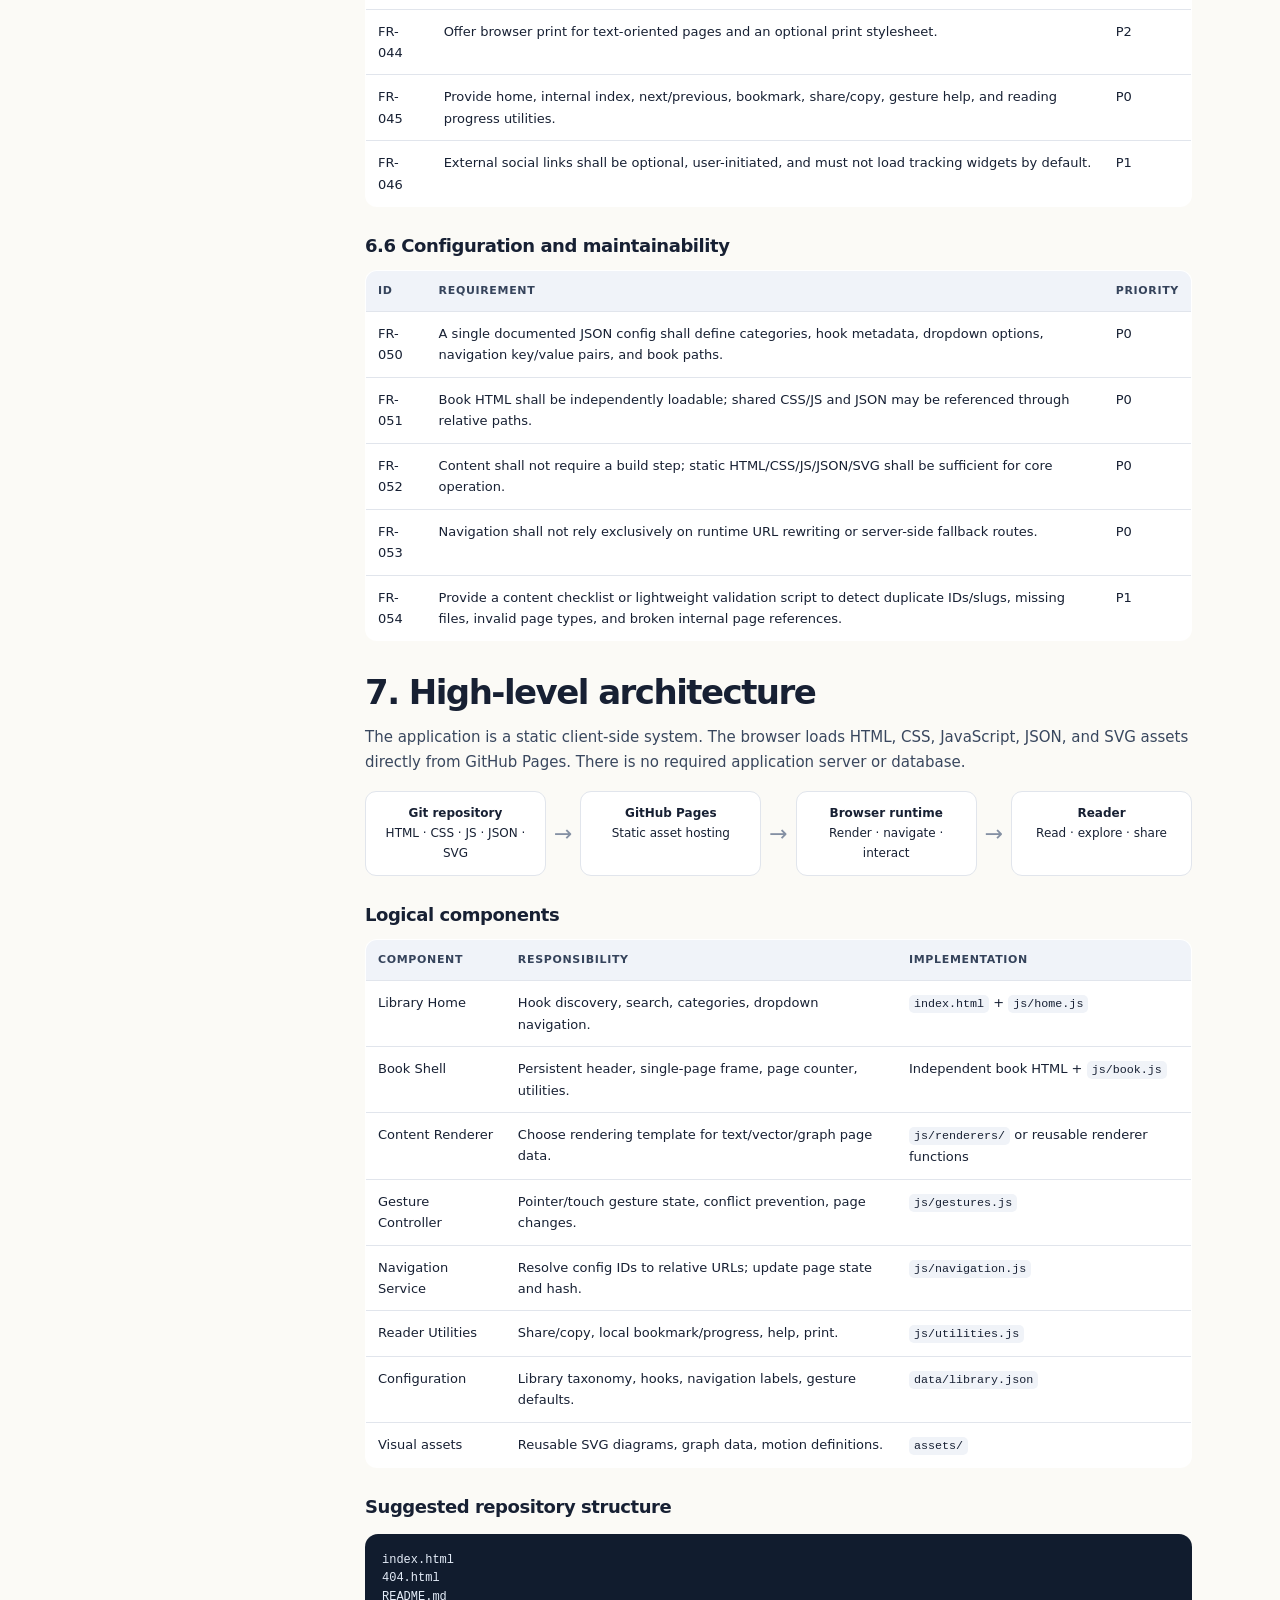
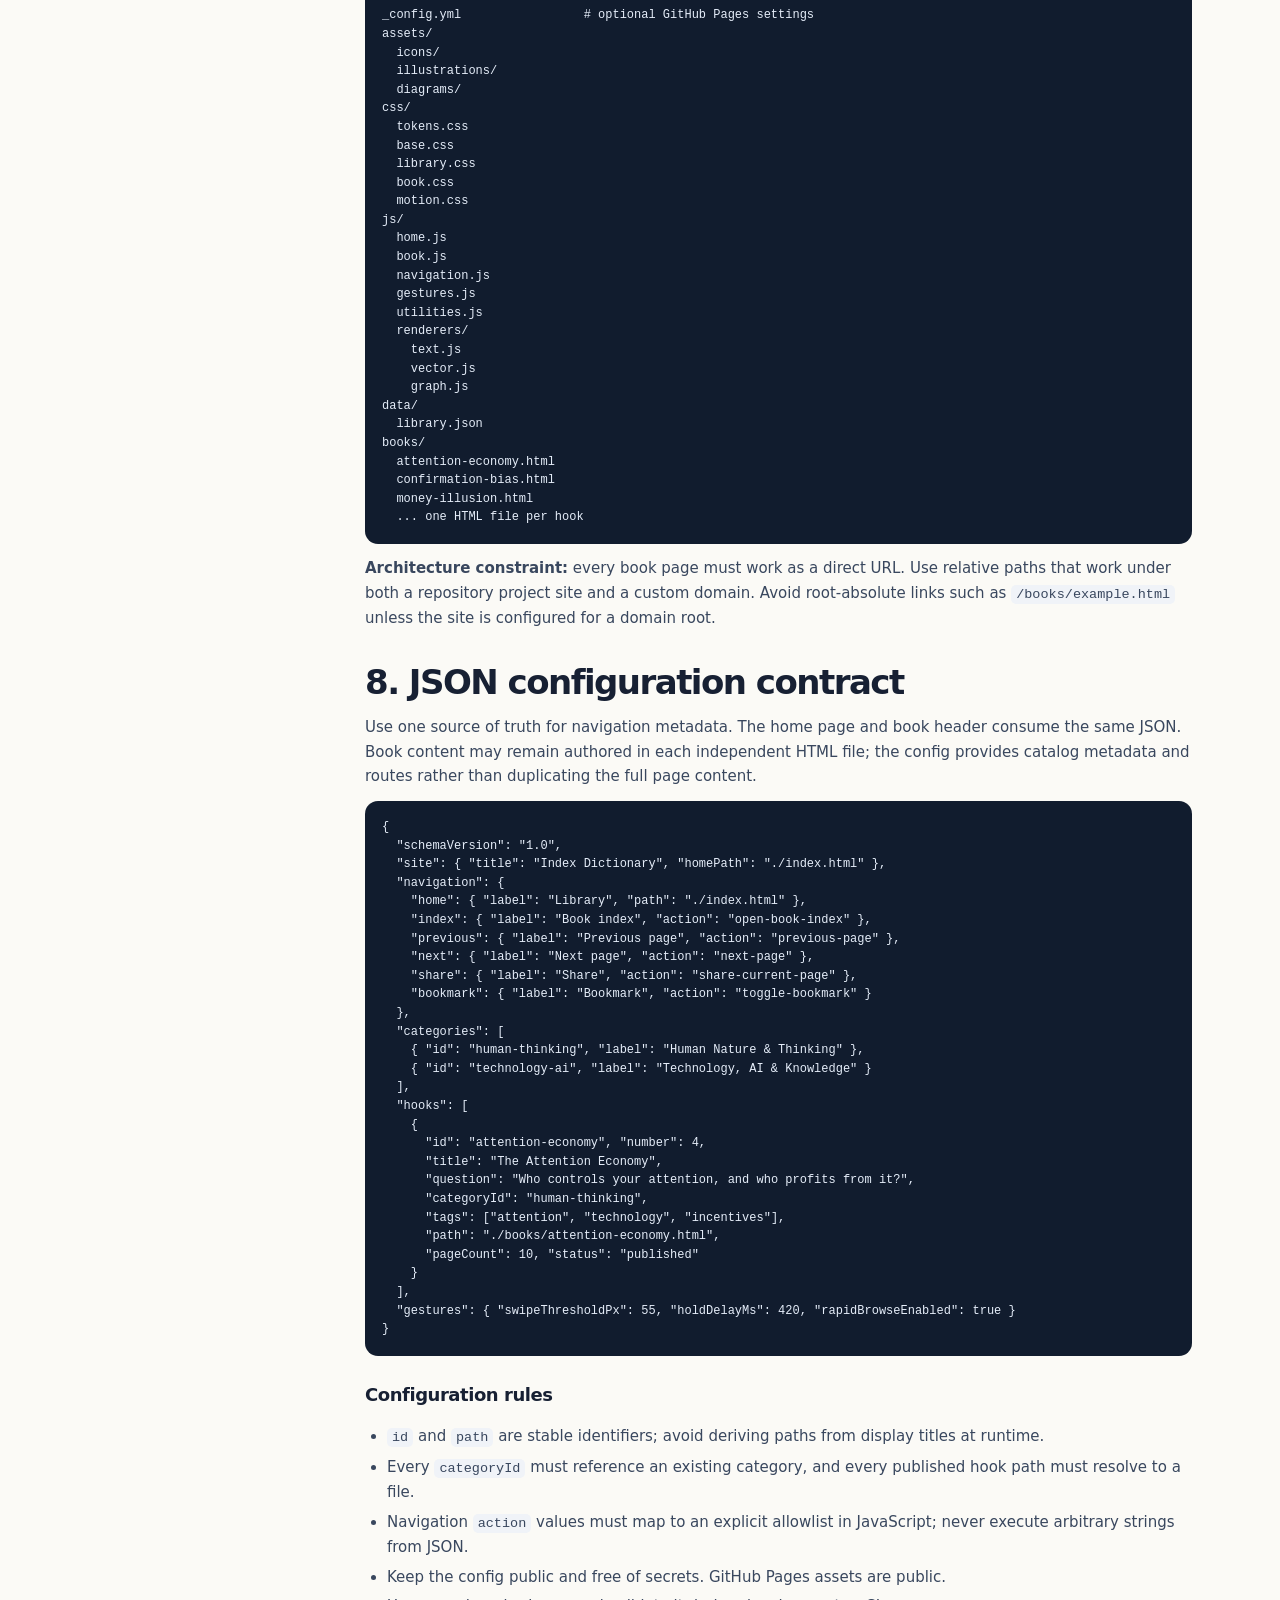
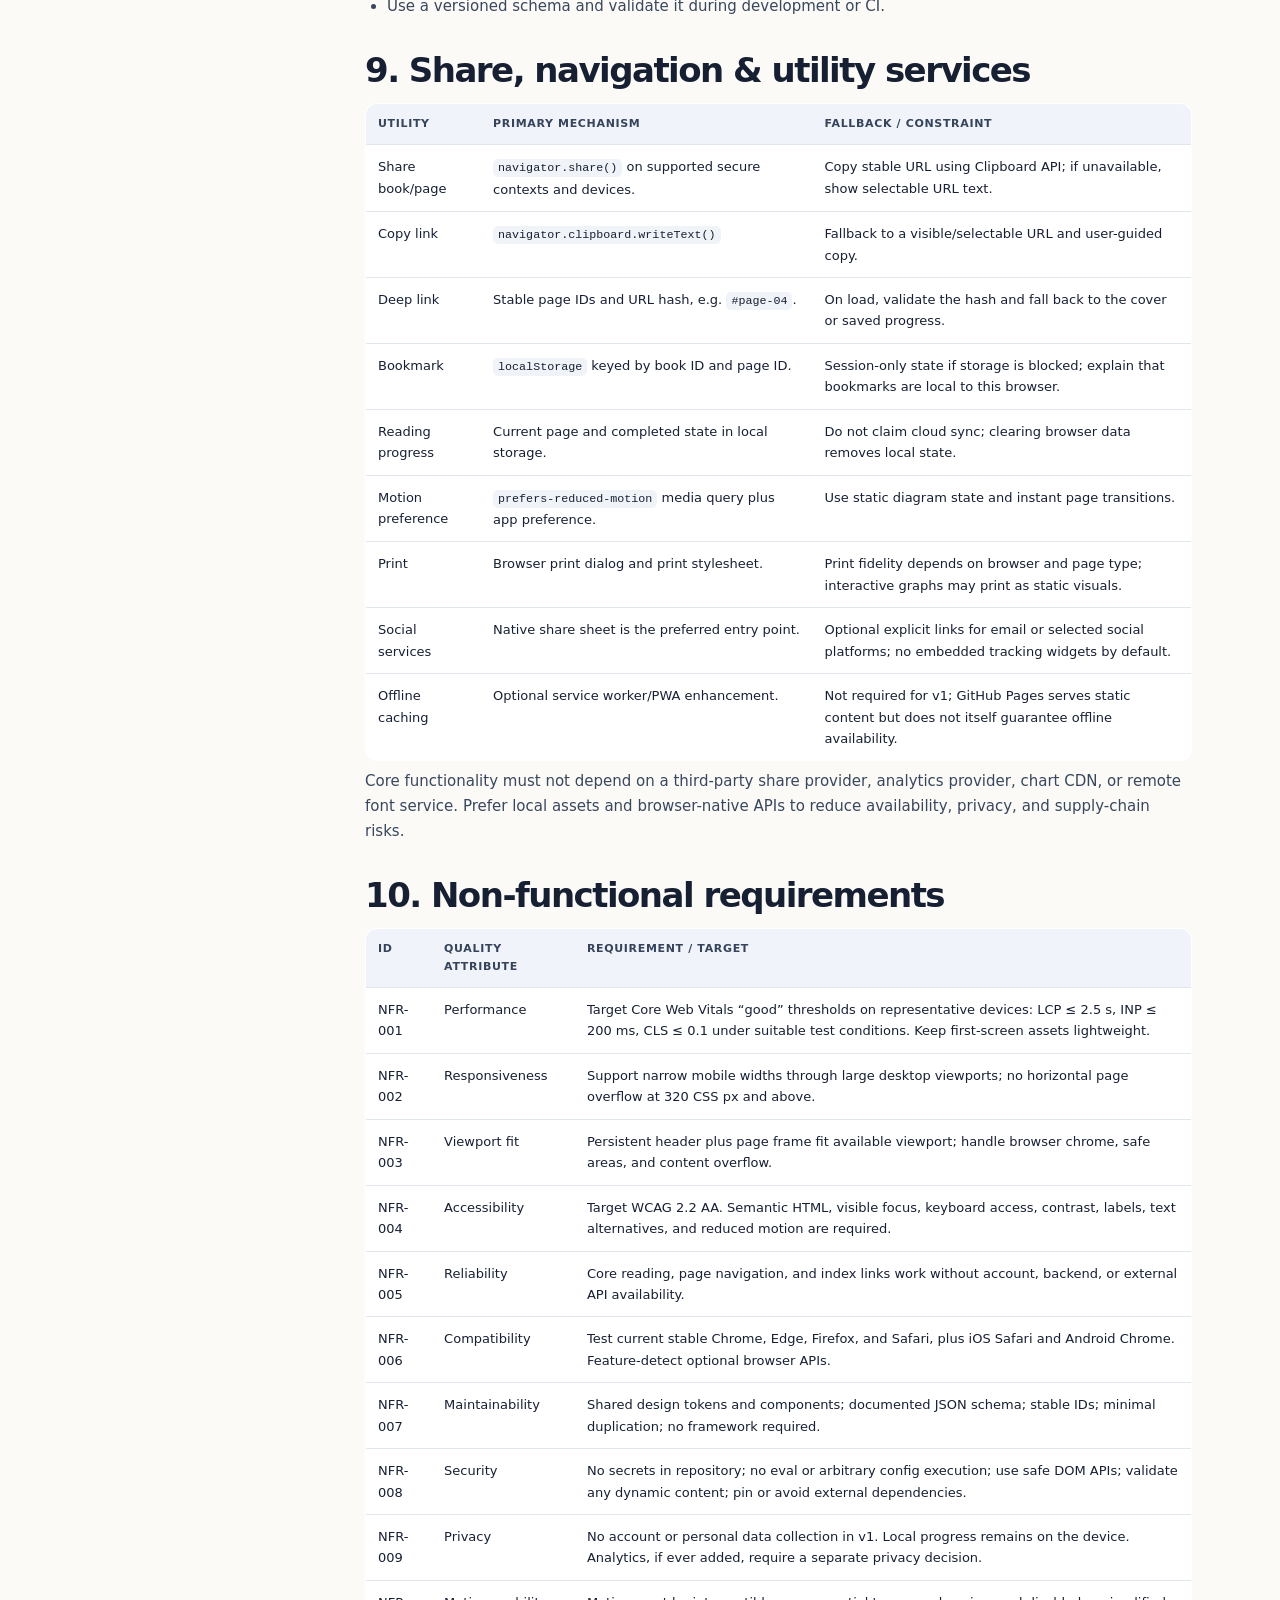
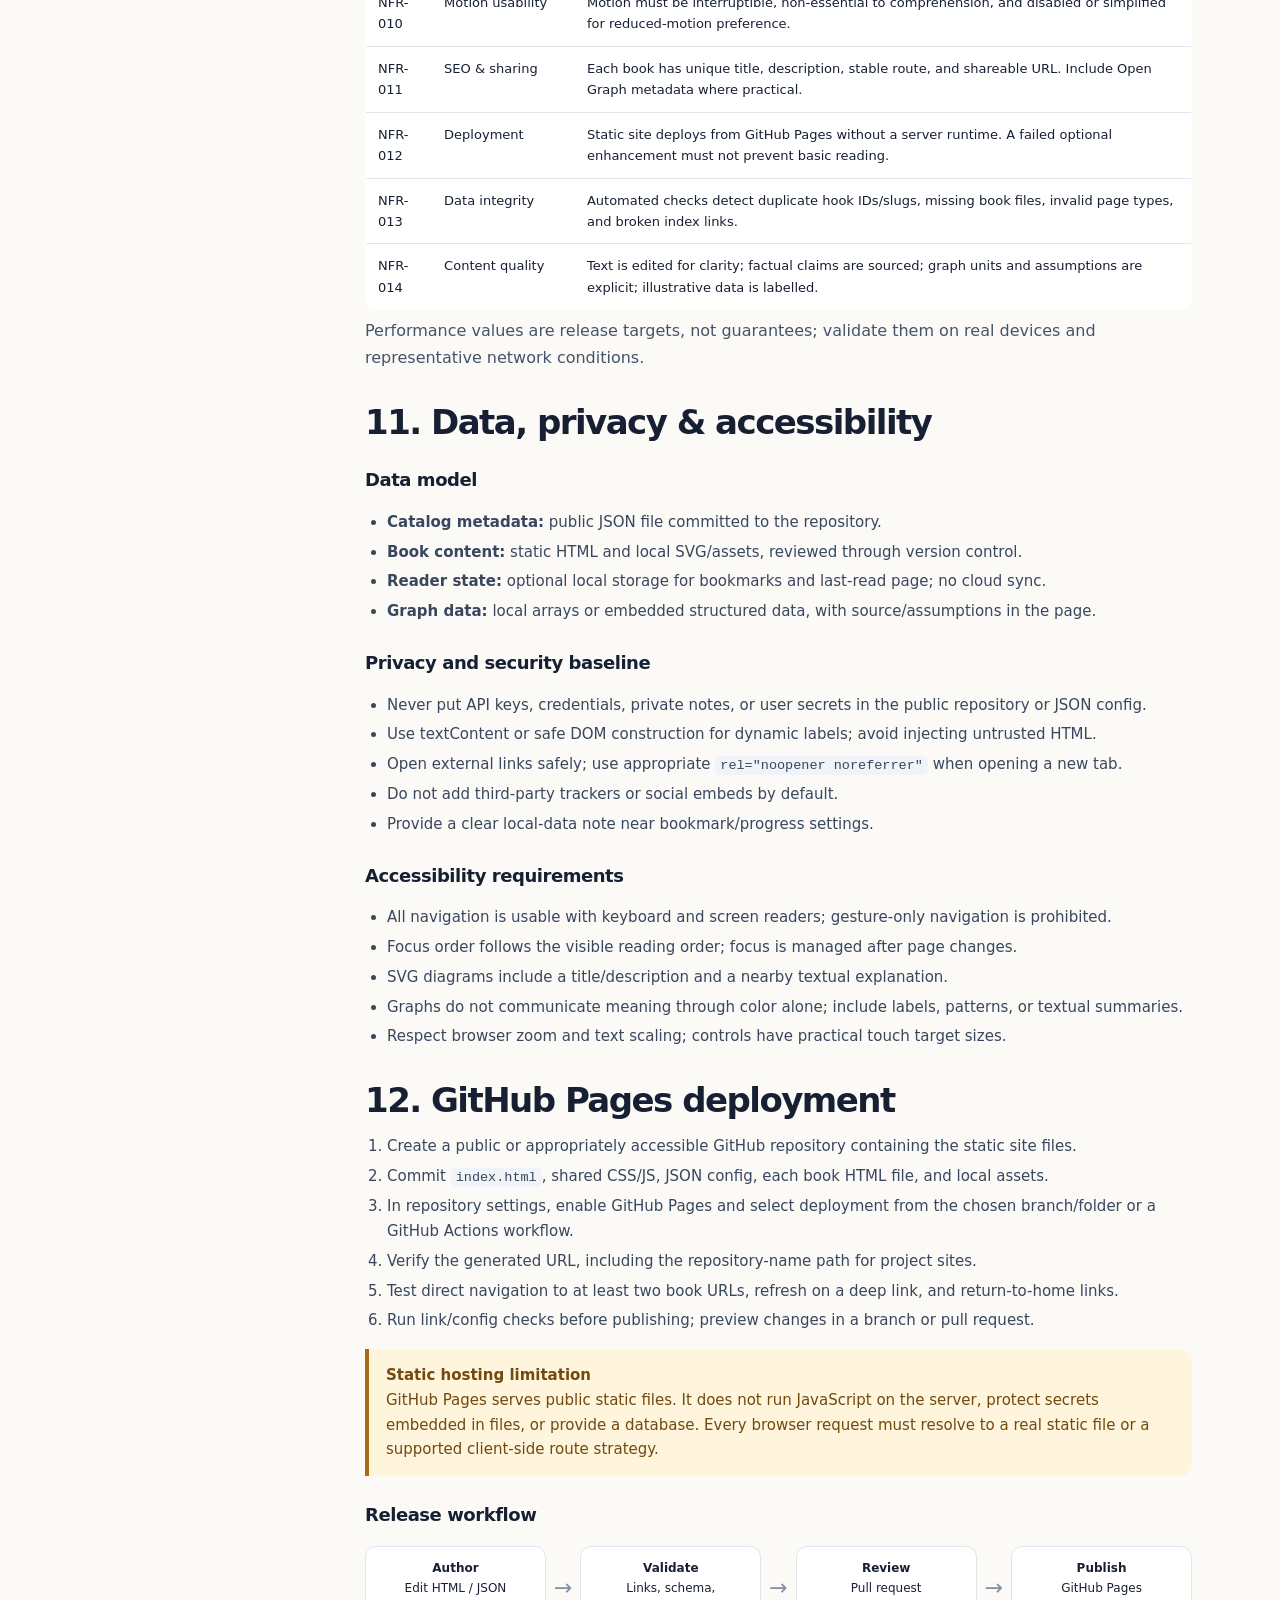
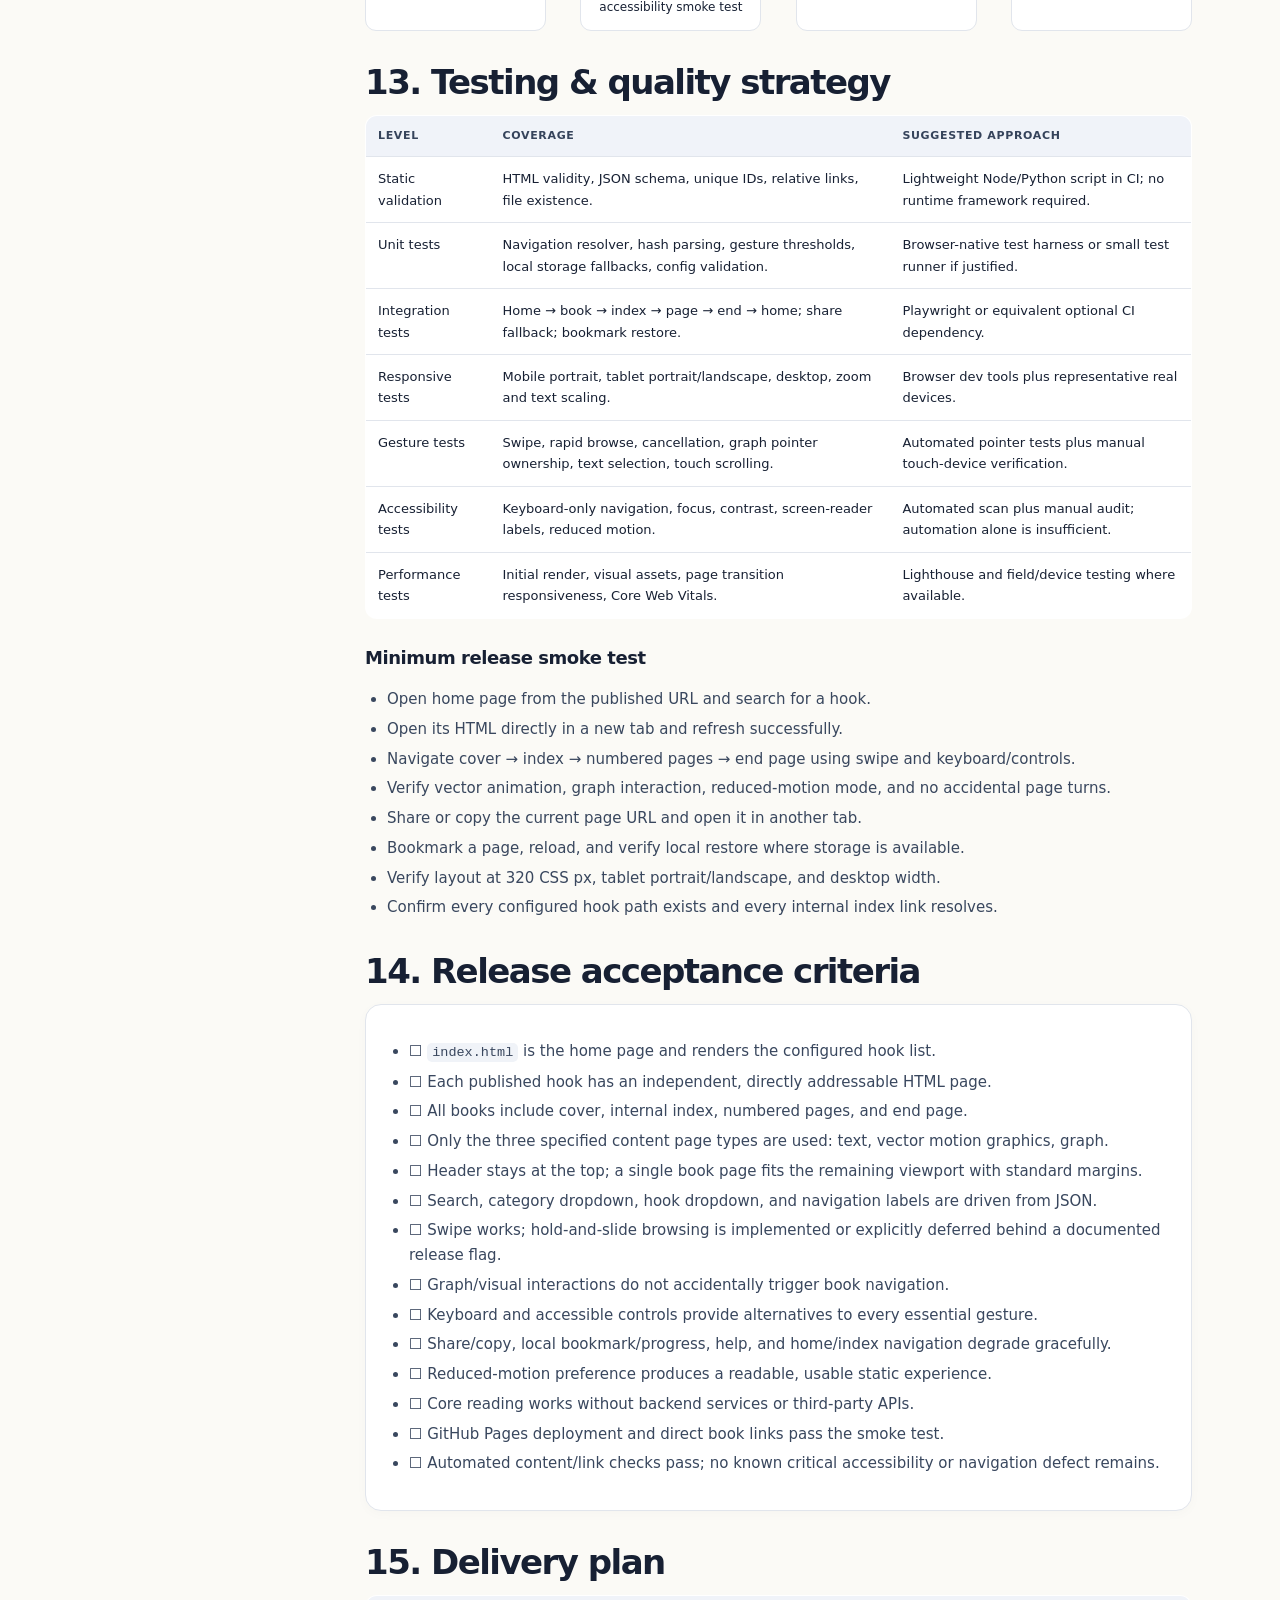
<file: index-dictionary-prd-v1.1-1.html>
<!doctype html>
<html lang="en">
<head>
<meta charset="utf-8"><meta name="viewport" content="width=device-width, initial-scale=1">
<meta name="description" content="Product Requirements Document for Index Dictionary, a static, gesture-first visual mini-book library hosted on GitHub Pages.">
<title>Index Dictionary — Product Requirements Document</title>
<style>
:root{--ink:#172033;--muted:#59677d;--paper:#fbfaf6;--panel:#fff;--line:#e1e5ec;--blue:#315ee8;--blue-soft:#edf2ff;--teal:#087f8c;--teal-soft:#e7f7f7;--gold:#a96b10;--gold-soft:#fff4dc;--green:#227a54;--green-soft:#e8f6ee;--shadow:0 12px 36px rgba(22,35,62,.07)}*{box-sizing:border-box}html{scroll-behavior:smooth;scroll-padding-top:86px}body{margin:0;background:var(--paper);color:var(--ink);font:15px/1.65 Inter,ui-sans-serif,system-ui,-apple-system,BlinkMacSystemFont,"Segoe UI",sans-serif}a{color:var(--blue);text-decoration:none}a:hover{text-decoration:underline}.top{position:sticky;top:0;z-index:50;background:rgba(255,255,255,.94);backdrop-filter:blur(14px);border-bottom:1px solid var(--line);padding:12px clamp(16px,4vw,52px);display:flex;align-items:center;justify-content:space-between;gap:18px}.brand{font-weight:900;letter-spacing:-.05em;font-size:17px;white-space:nowrap}.brand span{color:var(--blue)}.top small{display:block;color:var(--muted);font-size:10px;letter-spacing:.09em;text-transform:uppercase}.topnav{display:flex;gap:14px;flex-wrap:wrap;justify-content:flex-end;font-size:12px;font-weight:650}main{max-width:1200px;margin:auto;padding:28px clamp(16px,4vw,48px) 80px}.hero{border:1px solid #dce4f8;border-radius:25px;padding:clamp(25px,5vw,58px);background:radial-gradient(circle at 88% 12%,#dce6ff 0,transparent 31%),linear-gradient(125deg,#f0f4ff,#fff 58%,#f2fbf6);box-shadow:var(--shadow)}.kicker{font-size:10px;font-weight:850;letter-spacing:.17em;text-transform:uppercase;color:var(--blue)}h1{font-size:clamp(36px,6vw,66px);letter-spacing:-.07em;line-height:.99;margin:14px 0 20px;max-width:850px}.hero p{font-size:17px;max-width:850px;color:#47556d;margin:0}.meta{display:flex;gap:8px;flex-wrap:wrap;margin-top:24px}.pill{display:inline-flex;border:1px solid #d8e0f0;background:#ffffffc9;border-radius:999px;padding:6px 10px;font-size:11px;font-weight:750;color:#43516a}.doc-grid{display:grid;grid-template-columns:245px minmax(0,1fr);gap:32px;margin-top:30px;align-items:start}aside{position:sticky;top:78px;background:#fff;border:1px solid var(--line);border-radius:17px;padding:17px;max-height:calc(100vh - 96px);overflow:auto}aside strong{display:block;font-size:11px;text-transform:uppercase;letter-spacing:.1em;margin:0 0 10px}aside a{display:block;color:#4c5a70;font-size:12px;padding:6px 8px;border-radius:7px}aside a:hover{background:var(--blue-soft);text-decoration:none;color:var(--blue)}.content{min-width:0}section{margin:0 0 32px;scroll-margin-top:84px}h2{font-size:clamp(24px,3vw,34px);letter-spacing:-.045em;line-height:1.12;margin:0 0 14px}h3{font-size:18px;letter-spacing:-.025em;margin:24px 0 9px}h4{font-size:14px;margin:18px 0 7px}p{margin:8px 0 12px;color:#39475e}.lead{font-size:16px;color:#45536a;max-width:900px}.card{background:var(--panel);border:1px solid var(--line);border-radius:16px;padding:19px 21px;margin:12px 0;box-shadow:0 3px 12px rgba(22,35,62,.025)}.callout{border-left:4px solid var(--blue);background:var(--blue-soft);padding:14px 17px;border-radius:0 12px 12px 0;margin:16px 0;color:#263c72}.callout.teal{border-color:var(--teal);background:var(--teal-soft);color:#17505a}.callout.gold{border-color:var(--gold);background:var(--gold-soft);color:#704a10}.grid2{display:grid;grid-template-columns:repeat(2,minmax(0,1fr));gap:12px}.grid3{display:grid;grid-template-columns:repeat(3,minmax(0,1fr));gap:12px}.mini{border:1px solid var(--line);border-radius:13px;background:#fff;padding:15px}.mini b{display:block;margin-bottom:4px}.mini p{font-size:13px;margin:0;color:var(--muted)}table{width:100%;border-collapse:collapse;background:#fff;border:1px solid var(--line);border-radius:12px;overflow:hidden;font-size:13px}th,td{text-align:left;vertical-align:top;padding:11px 12px;border-bottom:1px solid var(--line)}th{background:#f0f3f9;color:#35435b;font-size:11px;text-transform:uppercase;letter-spacing:.06em}tr:last-child td{border-bottom:0}code,pre{font-family:ui-monospace,SFMono-Regular,Menlo,Consolas,monospace}code{background:#f0f3f8;border-radius:5px;padding:2px 5px;font-size:.9em}pre{white-space:pre-wrap;overflow-wrap:anywhere;background:#111c2e;color:#e5edf9;border-radius:13px;padding:17px;font-size:12px;line-height:1.55;overflow:auto}ul,ol{padding-left:22px}li{margin:5px 0;color:#39475e}.badge{display:inline-block;font-size:10px;letter-spacing:.06em;text-transform:uppercase;font-weight:850;padding:4px 7px;border-radius:5px;background:var(--green-soft);color:var(--green)}.badge.p1{background:var(--gold-soft);color:var(--gold)}.flow{display:flex;align-items:stretch;gap:8px;flex-wrap:wrap;margin:16px 0}.flow div{flex:1;min-width:125px;border:1px solid var(--line);background:#fff;border-radius:11px;padding:12px;font-size:12px;text-align:center}.flow .arrow{flex:0 0 auto;min-width:auto;border:0;background:transparent;font-size:22px;color:#8490a3;align-self:center;padding:0}footer{border-top:1px solid var(--line);margin-top:40px;padding-top:18px;color:#7b8798;font-size:11px;display:flex;justify-content:space-between;gap:10px;flex-wrap:wrap}@media(max-width:850px){.doc-grid{grid-template-columns:1fr}aside{position:static;max-height:none;display:grid;grid-template-columns:repeat(2,minmax(0,1fr));gap:2px}aside strong{grid-column:1/-1}.grid3{grid-template-columns:1fr 1fr}}@media(max-width:560px){.top{align-items:flex-start;flex-direction:column}.topnav{justify-content:flex-start;gap:8px}.grid2,.grid3{grid-template-columns:1fr}main{padding-top:16px}aside{grid-template-columns:1fr 1fr}.card{padding:15px}}@media print{body{background:#fff;font-size:11pt}.top{position:static}.doc-grid{display:block}aside{display:none}.hero,.card{box-shadow:none;break-inside:avoid}section{break-inside:auto}a{color:inherit;text-decoration:none}pre{white-space:pre-wrap}}
</style></head><body>
<header class="top"><div class="brand"><span>INDEX</span> DICTIONARY <small>Product Requirements Document · v1.1</small></div><nav class="topnav" aria-label="Document shortcuts"><a href="#summary">Summary</a><a href="#requirements">Requirements</a><a href="#architecture">Architecture</a><a href="#acceptance">Acceptance</a><a href="#clarifications">v1.1 corrections</a></nav></header>
<main><section class="hero" id="summary"><div class="kicker">Product specification · Static web application</div><h1>One hook.<br>One focused mini-book.</h1><p>Index Dictionary is a sleek, gesture-first reading experience that turns each concept hook into an independent, approximately 10-page visual book. It is built with browser-native HTML, CSS and JavaScript, configured by JSON, and hosted as a static website on GitHub Pages.</p><div class="meta"><span class="pill">Version 1.1</span><span class="pill">Status: Proposed baseline</span><span class="pill">Platform: Web / PWA-ready</span><span class="pill">No required backend</span></div></section>
<div class="doc-grid"><aside aria-label="Table of contents"><strong>Document contents</strong><a href="#purpose">1. Purpose & vision</a><a href="#scope">2. Scope & principles</a><a href="#users">3. Users & stories</a><a href="#content-model">4. Content model</a><a href="#ux">5. UX & navigation</a><a href="#requirements">6. Functional requirements</a><a href="#architecture">7. Architecture</a><a href="#config">8. JSON configuration</a><a href="#utilities">9. Share & utilities</a><a href="#nfr">10. Non-functional requirements</a><a href="#data">11. Data & privacy</a><a href="#deployment">12. Deployment</a><a href="#testing">13. Testing strategy</a><a href="#acceptance">14. Acceptance</a><a href="#roadmap">15. Delivery plan</a><a href="#risks">16. Risks & assumptions</a><a href="#glossary">17. Glossary</a><a href="#clarifications">18. v1.1 implementation corrections</a></aside><div class="content">
<section id="purpose"><h2>1. Purpose & vision</h2><p class="lead">Create a digital library where readers discover a question, open its dedicated book, and understand the idea through carefully sequenced text, vector motion graphics, and graphs—without the distractions of a feed or a conventional web article.</p><div class="callout"><b>Product principle</b><br>The reading page is the hero. The library index is the map. Gestures are the navigation layer. Visuals exist to improve understanding, not to decorate the page.</div><h3>Objectives</h3><ul><li>Make every concept independently addressable through its own HTML page.</li><li>Keep the application deployable on GitHub Pages with no server-side runtime.</li><li>Deliver a stable, full-viewport reading frame below a persistent header.</li><li>Support a repeatable content model and a single JSON configuration for hooks, dropdowns, and navigation key/value mappings.</li><li>Provide discoverable, accessible alternatives to touch gestures.</li></ul><h3>Success indicators</h3><div class="grid3"><div class="mini"><b>Reading usability</b><p>Readers can move between the index, pages, and books without confusion.</p></div><div class="mini"><b>Content consistency</b><p>Every book follows the same structural contract while choosing visuals appropriate to its topic.</p></div><div class="mini"><b>Static deployability</b><p>A clean clone of the repository can be published without a build server or secret credentials.</p></div></div></section>
<section id="scope"><h2>2. Scope & design principles</h2><h3>In scope — v1</h3><ul><li>Home page <code>index.html</code> with library overview, search, category dropdown, hook list, and navigation.</li><li>Independent HTML file for each hook/book, with shared CSS and JavaScript.</li><li>Three content page types only: <b>Text</b>, <b>Vector Motion Graphics</b>, and <b>Graph</b>.</li><li>Cover, internal index, numbered pages, and end page for each mini-book.</li><li>Touch, pointer, keyboard, and accessible control navigation.</li><li>Browser-native share, copy-link, bookmark, progress, print, and utility behavior where supported.</li><li>JSON configuration for books, categories, page metadata, and navigation key/value mappings.</li><li>GitHub Pages deployment from a repository branch or GitHub Actions.</li></ul><h3>Out of scope for v1</h3><ul><li>User accounts, server database, cloud-synced bookmarks, collaborative editing, and authoring CMS.</li><li>Server-side search, personalization, analytics requiring identifiable user profiles, or private content.</li><li>Arbitrary plugin execution or third-party scripts required for core reading.</li><li>PDF/EPUB generation as a core requirement; browser print is a utility, not a guaranteed book export.</li></ul><h3>Experience principles</h3><div class="grid2"><div class="mini"><b>Focus over chrome</b><p>Keep navigation visually quiet; do not cover content with permanent control bars.</p></div><div class="mini"><b>One page at a time</b><p>Always render a single reading page, including on wide desktop screens.</p></div><div class="mini"><b>Progressive enhancement</b><p>Core reading and links work even if motion, storage, or sharing APIs are unavailable.</p></div><div class="mini"><b>Honest visuals</b><p>Label illustrative graphs and cite the source/assumptions for factual data.</p></div></div></section>
<section id="users"><h2>3. Users & user stories</h2><table><thead><tr><th>ID</th><th>User story</th><th>Priority</th><th>Acceptance summary</th></tr></thead><tbody><tr><td>US-01</td><td>As a reader, I want to browse and search concept hooks from the home page so I can find a topic quickly.</td><td>P0</td><td>Search filters hooks; category and hook dropdowns navigate to the correct book.</td></tr><tr><td>US-02</td><td>As a reader, I want each hook to open as its own book so I can share or revisit it independently.</td><td>P0</td><td>Every configured hook maps to a unique HTML path and stable URL.</td></tr><tr><td>US-03</td><td>As a reader, I want an internal index and numbered pages so I understand the book structure.</td><td>P0</td><td>Index entries jump to pages; current page and total are communicated accessibly.</td></tr><tr><td>US-04</td><td>As a touch user, I want to swipe to turn pages and hold-slide to browse quickly.</td><td>P0</td><td>Gesture navigation works without triggering when interacting with an embedded visual or text selection.</td></tr><tr><td>US-05</td><td>As a reader, I want diagrams to animate and graphs to respond to interaction so I can understand relationships.</td><td>P0</td><td>Motion respects reduced-motion settings; graph interaction does not change the book page accidentally.</td></tr><tr><td>US-06</td><td>As a reader, I want to bookmark a page and resume reading later on the same browser.</td><td>P1</td><td>Bookmark/progress persists locally when browser storage is available.</td></tr><tr><td>US-07</td><td>As a reader, I want to share a book or a specific page.</td><td>P0</td><td>Share uses Web Share API when available, with copy-link fallback.</td></tr><tr><td>US-08</td><td>As a keyboard or assistive-technology user, I want equivalent navigation without gestures.</td><td>P0</td><td>Semantic controls, keyboard shortcuts, focus states, and screen-reader labels are provided.</td></tr><tr><td>US-09</td><td>As a content maintainer, I want to add a hook by updating JSON and adding an HTML file.</td><td>P0</td><td>New entries follow the documented schema and work without a backend change.</td></tr><tr><td>US-10</td><td>As a reader, I want a clean, readable page on tablet, mobile, and desktop.</td><td>P0</td><td>Single-page layout remains legible without horizontal overflow at supported viewport sizes.</td></tr></tbody></table></section>
<section id="content-model"><h2>4. Content model & book structure</h2><p>Each hook is a small book with approximately 10 content units. Recommended default: <b>cover + internal index + 7–9 numbered pages + end page</b>. A typical book therefore contains about 10–12 screens including cover and end page. Content may vary when the concept needs fewer or more steps.</p><table><thead><tr><th>Book unit</th><th>Purpose</th><th>Allowed page type</th></tr></thead><tbody><tr><td>Cover</td><td>Title, hook question, short subtitle, hero visual.</td><td>Text with optional vector asset</td></tr><tr><td>Internal index</td><td>Page list and jump destinations.</td><td>Text</td></tr><tr><td>Numbered pages</td><td>Teach the concept in a logical sequence.</td><td>Text, Vector Motion Graphics, or Graph</td></tr><tr><td>End page</td><td>Key takeaway, completion state, related hook links, return to library.</td><td>Text with optional vector asset</td></tr></tbody></table><h3>Page types</h3><div class="grid3"><div class="mini"><b>1. Text page</b><p>Heading, short sections, definition, example, callout, comparison, or reflection question. Use semantic HTML and readable line lengths.</p></div><div class="mini"><b>2. Vector motion graphics page</b><p>SVG-based diagram or illustration with optional CSS/JS animation. Include labels, caption, interpretation, and a static reduced-motion state.</p></div><div class="mini"><b>3. Graph page</b><p>SVG or Canvas plot with axes, units, legend, labels, and explanation. Optional pointer/keyboard inspection; include a text summary and accessible data table when appropriate.</p></div></div><h3>Default learning sequence</h3><ol><li>Hook question / why it matters</li><li>Plain-language definition</li><li>Concrete real-life example</li><li>Mechanism or system diagram</li><li>Graph, comparison, or evidence when relevant</li><li>Misconception or opposing perspective</li><li>System effects, feedback, or trade-offs</li><li>Practical application</li><li>Summary and reflection</li></ol><p>Do not force every book to contain a graph or motion graphic. Select only the page types that improve understanding. The content inventory may have a target average, but the learning objective controls the final page count.</p></section>
<section id="ux"><h2>5. UX, viewport & gesture navigation</h2><h3>Persistent header and reading frame</h3><ul><li>The header remains at the top of the viewport and contains the brand/home link, current book or dropdown navigation, and compact utility access.</li><li>Below the header, the book page occupies the remaining viewport with a consistent standard margin and a maximum readable content width.</li><li>Use a viewport-aware frame (e.g. <code>100dvh</code> with a <code>100vh</code> fallback), safe-area insets, and responsive padding. Account for mobile browser chrome and on-screen keyboards.</li><li>Page content must not be clipped. When content exceeds the available height, allow the page body to scroll; do not shrink text to illegible sizes.</li><li>On desktop, continue to show one page only; do not switch to a two-page spread.</li></ul><h3>Gesture contract</h3><table><thead><tr><th>Gesture / input</th><th>Action</th><th>Rules</th></tr></thead><tbody><tr><td>Swipe left / right</td><td>Next / previous page</td><td>Only if the gesture starts in the page navigation surface and exceeds configured distance/velocity thresholds.</td></tr><tr><td>Press and hold, then slide horizontally</td><td>Rapid page browsing</td><td>Page target follows drag distance; release commits the nearest target. Provide visible progress feedback while holding.</td></tr><tr><td>Tap index entry</td><td>Jump to selected page</td><td>Index is a real semantic list of links/buttons, not gesture-only.</td></tr><tr><td>Press and slide on index list</td><td>Scrub through entries (optional enhancement)</td><td>Must not block ordinary scrolling, tap, keyboard, or screen-reader navigation.</td></tr><tr><td>Drag on graph</td><td>Inspect data point / cursor</td><td>Graph owns pointer input inside its bounds; book navigation is suppressed.</td></tr><tr><td>Pinch / two-finger pan on visual</td><td>Zoom / pan a complex visual (optional)</td><td>Only for visuals that benefit from it; provide reset and accessible alternatives.</td></tr><tr><td>Keyboard</td><td>Arrow keys / PageUp / PageDown navigate pages</td><td>Do not intercept keys while a form control or editable region is active.</td></tr></tbody></table><div class="callout teal"><b>Gesture priority rule</b><br>Interactions inside a graph or vector canvas belong to that visual. Interactions outside it belong to the book. Browser-native scrolling and text selection take precedence where needed. No essential action may be available only through a gesture.</div><h3>Motion and transitions</h3><ul><li>Use short, restrained transitions (recommended baseline 180–320 ms); avoid animation that delays reading.</li><li>Respect <code>prefers-reduced-motion</code> and provide an instant transition mode.</li><li>Do not animate every SVG element continuously; animate only to reveal a relationship or sequence.</li><li>Keep the header stable during page changes; animate the page body, not the whole application shell.</li></ul></section>
<section id="requirements"><h2>6. Functional requirements</h2><p class="lead">Priority labels: P0 = required for initial release; P1 = important follow-up; P2 = optional enhancement.</p><h3>6.1 Library home and discovery</h3><table><thead><tr><th>ID</th><th>Requirement</th><th>Priority</th></tr></thead><tbody><tr><td>FR-001</td><td><code>index.html</code> shall act as the library home page and primary entry point.</td><td>P0</td></tr><tr><td>FR-002</td><td>Home shall display hook title, question/summary, category, and a link to the independent book HTML page.</td><td>P0</td></tr><tr><td>FR-003</td><td>Home shall support client-side text search over configured title, hook, category, and tags.</td><td>P0</td></tr><tr><td>FR-004</td><td>Home shall provide category and hook dropdowns populated from JSON configuration.</td><td>P0</td></tr><tr><td>FR-005</td><td>Home shall show useful empty-search feedback and allow search reset.</td><td>P1</td></tr><tr><td>FR-006</td><td>Navigation items shall use stable, meaningful labels and valid relative paths suitable for a GitHub Pages project site.</td><td>P0</td></tr></tbody></table><h3>6.2 Book and page rendering</h3><table><thead><tr><th>ID</th><th>Requirement</th><th>Priority</th></tr></thead><tbody><tr><td>FR-010</td><td>Every hook shall have an independent HTML document with a unique slug and stable URL.</td><td>P0</td></tr><tr><td>FR-011</td><td>Every book shall include cover, internal index, numbered pages, and end page.</td><td>P0</td></tr><tr><td>FR-012</td><td>Every numbered page shall declare exactly one supported type: <code>text</code>, <code>vector</code>, or <code>graph</code>.</td><td>P0</td></tr><tr><td>FR-013</td><td>The renderer shall show one page at a time across device classes.</td><td>P0</td></tr><tr><td>FR-014</td><td>The page frame shall fit the viewport below the persistent header, with standard margins and safe-area support.</td><td>P0</td></tr><tr><td>FR-015</td><td>Page index entries shall navigate to the corresponding page and reflect page order.</td><td>P0</td></tr><tr><td>FR-016</td><td>Missing or malformed book configuration shall produce a useful fallback/error page rather than a blank screen.</td><td>P1</td></tr><tr><td>FR-017</td><td>Each book shall provide previous/next, home, index, and end-of-book navigation through accessible controls.</td><td>P0</td></tr></tbody></table><h3>6.3 Gestures and interaction</h3><table><thead><tr><th>ID</th><th>Requirement</th><th>Priority</th></tr></thead><tbody><tr><td>FR-020</td><td>Support swipe navigation with configurable thresholds and direction mapping.</td><td>P0</td></tr><tr><td>FR-021</td><td>Support hold-and-slide rapid navigation with target preview and safe cancellation.</td><td>P1</td></tr><tr><td>FR-022</td><td>Prevent page-turn gestures from firing during graph interaction, text selection, form input, or explicit control activation.</td><td>P0</td></tr><tr><td>FR-023</td><td>Provide keyboard and visible-control alternatives for all essential navigation.</td><td>P0</td></tr><tr><td>FR-024</td><td>Provide a concise first-use gesture guide that can be reopened from utilities.</td><td>P1</td></tr><tr><td>FR-025</td><td>Support reduced motion and a no-gesture mode or equivalent controls.</td><td>P0</td></tr></tbody></table><h3>6.4 Visual page types</h3><table><thead><tr><th>ID</th><th>Requirement</th><th>Priority</th></tr></thead><tbody><tr><td>FR-030</td><td>Text page supports semantic headings, paragraphs, lists, emphasis, callouts, citations, and examples.</td><td>P0</td></tr><tr><td>FR-031</td><td>Vector page supports inline or local SVG with labels, captions, responsive scaling, and optional timeline/state animation.</td><td>P0</td></tr><tr><td>FR-032</td><td>Vector animation shall have a meaningful static state and obey reduced-motion preferences.</td><td>P0</td></tr><tr><td>FR-033</td><td>Graph page supports axes, units, series, legends, point labels, and an explanatory takeaway.</td><td>P0</td></tr><tr><td>FR-034</td><td>Graph page shall provide accessible text description; data tables are required when a chart's information cannot otherwise be understood.</td><td>P0</td></tr><tr><td>FR-035</td><td>Interactive graph data and visual assets shall be local files or inline source; no mandatory external visualization service.</td><td>P0</td></tr></tbody></table><h3>6.5 Reader utilities and sharing</h3><table><thead><tr><th>ID</th><th>Requirement</th><th>Priority</th></tr></thead><tbody><tr><td>FR-040</td><td>Share current book/page through Web Share API when supported; otherwise copy a stable URL and show confirmation.</td><td>P0</td></tr><tr><td>FR-041</td><td>Copy link shall include a stable page identifier or hash when a specific page is being shared.</td><td>P0</td></tr><tr><td>FR-042</td><td>Bookmark the current page and restore it on a later visit using local browser storage when available.</td><td>P1</td></tr><tr><td>FR-043</td><td>Persist last-read page per book locally; gracefully degrade if storage is blocked or cleared.</td><td>P1</td></tr><tr><td>FR-044</td><td>Offer browser print for text-oriented pages and an optional print stylesheet.</td><td>P2</td></tr><tr><td>FR-045</td><td>Provide home, internal index, next/previous, bookmark, share/copy, gesture help, and reading progress utilities.</td><td>P0</td></tr><tr><td>FR-046</td><td>External social links shall be optional, user-initiated, and must not load tracking widgets by default.</td><td>P1</td></tr></tbody></table><h3>6.6 Configuration and maintainability</h3><table><thead><tr><th>ID</th><th>Requirement</th><th>Priority</th></tr></thead><tbody><tr><td>FR-050</td><td>A single documented JSON config shall define categories, hook metadata, dropdown options, navigation key/value pairs, and book paths.</td><td>P0</td></tr><tr><td>FR-051</td><td>Book HTML shall be independently loadable; shared CSS/JS and JSON may be referenced through relative paths.</td><td>P0</td></tr><tr><td>FR-052</td><td>Content shall not require a build step; static HTML/CSS/JS/JSON/SVG shall be sufficient for core operation.</td><td>P0</td></tr><tr><td>FR-053</td><td>Navigation shall not rely exclusively on runtime URL rewriting or server-side fallback routes.</td><td>P0</td></tr><tr><td>FR-054</td><td>Provide a content checklist or lightweight validation script to detect duplicate IDs/slugs, missing files, invalid page types, and broken internal page references.</td><td>P1</td></tr></tbody></table></section>
<section id="architecture"><h2>7. High-level architecture</h2><p>The application is a static client-side system. The browser loads HTML, CSS, JavaScript, JSON, and SVG assets directly from GitHub Pages. There is no required application server or database.</p><div class="flow"><div><b>Git repository</b><br>HTML · CSS · JS · JSON · SVG</div><div class="arrow">→</div><div><b>GitHub Pages</b><br>Static asset hosting</div><div class="arrow">→</div><div><b>Browser runtime</b><br>Render · navigate · interact</div><div class="arrow">→</div><div><b>Reader</b><br>Read · explore · share</div></div><h3>Logical components</h3><table><thead><tr><th>Component</th><th>Responsibility</th><th>Implementation</th></tr></thead><tbody><tr><td>Library Home</td><td>Hook discovery, search, categories, dropdown navigation.</td><td><code>index.html</code> + <code>js/home.js</code></td></tr><tr><td>Book Shell</td><td>Persistent header, single-page frame, page counter, utilities.</td><td>Independent book HTML + <code>js/book.js</code></td></tr><tr><td>Content Renderer</td><td>Choose rendering template for text/vector/graph page data.</td><td><code>js/renderers/</code> or reusable renderer functions</td></tr><tr><td>Gesture Controller</td><td>Pointer/touch gesture state, conflict prevention, page changes.</td><td><code>js/gestures.js</code></td></tr><tr><td>Navigation Service</td><td>Resolve config IDs to relative URLs; update page state and hash.</td><td><code>js/navigation.js</code></td></tr><tr><td>Reader Utilities</td><td>Share/copy, local bookmark/progress, help, print.</td><td><code>js/utilities.js</code></td></tr><tr><td>Configuration</td><td>Library taxonomy, hooks, navigation labels, gesture defaults.</td><td><code>data/library.json</code></td></tr><tr><td>Visual assets</td><td>Reusable SVG diagrams, graph data, motion definitions.</td><td><code>assets/</code></td></tr></tbody></table><h3>Suggested repository structure</h3><pre>index.html
404.html
README.md
_config.yml                 # optional GitHub Pages settings
assets/
  icons/
  illustrations/
  diagrams/
css/
  tokens.css
  base.css
  library.css
  book.css
  motion.css
js/
  home.js
  book.js
  navigation.js
  gestures.js
  utilities.js
  renderers/
    text.js
    vector.js
    graph.js
data/
  library.json
books/
  attention-economy.html
  confirmation-bias.html
  money-illusion.html
  ... one HTML file per hook</pre><p><b>Architecture constraint:</b> every book page must work as a direct URL. Use relative paths that work under both a repository project site and a custom domain. Avoid root-absolute links such as <code>/books/example.html</code> unless the site is configured for a domain root.</p></section>
<section id="config"><h2>8. JSON configuration contract</h2><p>Use one source of truth for navigation metadata. The home page and book header consume the same JSON. Book content may remain authored in each independent HTML file; the config provides catalog metadata and routes rather than duplicating the full page content.</p><pre>{
  "schemaVersion": "1.0",
  "site": { "title": "Index Dictionary", "homePath": "./index.html" },
  "navigation": {
    "home": { "label": "Library", "path": "./index.html" },
    "index": { "label": "Book index", "action": "open-book-index" },
    "previous": { "label": "Previous page", "action": "previous-page" },
    "next": { "label": "Next page", "action": "next-page" },
    "share": { "label": "Share", "action": "share-current-page" },
    "bookmark": { "label": "Bookmark", "action": "toggle-bookmark" }
  },
  "categories": [
    { "id": "human-thinking", "label": "Human Nature & Thinking" },
    { "id": "technology-ai", "label": "Technology, AI & Knowledge" }
  ],
  "hooks": [
    {
      "id": "attention-economy", "number": 4,
      "title": "The Attention Economy",
      "question": "Who controls your attention, and who profits from it?",
      "categoryId": "human-thinking",
      "tags": ["attention", "technology", "incentives"],
      "path": "./books/attention-economy.html",
      "pageCount": 10, "status": "published"
    }
  ],
  "gestures": { "swipeThresholdPx": 55, "holdDelayMs": 420, "rapidBrowseEnabled": true }
}</pre><h3>Configuration rules</h3><ul><li><code>id</code> and <code>path</code> are stable identifiers; avoid deriving paths from display titles at runtime.</li><li>Every <code>categoryId</code> must reference an existing category, and every published hook path must resolve to a file.</li><li>Navigation <code>action</code> values must map to an explicit allowlist in JavaScript; never execute arbitrary strings from JSON.</li><li>Keep the config public and free of secrets. GitHub Pages assets are public.</li><li>Use a versioned schema and validate it during development or CI.</li></ul></section>
<section id="utilities"><h2>9. Share, navigation & utility services</h2><table><thead><tr><th>Utility</th><th>Primary mechanism</th><th>Fallback / constraint</th></tr></thead><tbody><tr><td>Share book/page</td><td><code>navigator.share()</code> on supported secure contexts and devices.</td><td>Copy stable URL using Clipboard API; if unavailable, show selectable URL text.</td></tr><tr><td>Copy link</td><td><code>navigator.clipboard.writeText()</code></td><td>Fallback to a visible/selectable URL and user-guided copy.</td></tr><tr><td>Deep link</td><td>Stable page IDs and URL hash, e.g. <code>#page-04</code>.</td><td>On load, validate the hash and fall back to the cover or saved progress.</td></tr><tr><td>Bookmark</td><td><code>localStorage</code> keyed by book ID and page ID.</td><td>Session-only state if storage is blocked; explain that bookmarks are local to this browser.</td></tr><tr><td>Reading progress</td><td>Current page and completed state in local storage.</td><td>Do not claim cloud sync; clearing browser data removes local state.</td></tr><tr><td>Motion preference</td><td><code>prefers-reduced-motion</code> media query plus app preference.</td><td>Use static diagram state and instant page transitions.</td></tr><tr><td>Print</td><td>Browser print dialog and print stylesheet.</td><td>Print fidelity depends on browser and page type; interactive graphs may print as static visuals.</td></tr><tr><td>Social services</td><td>Native share sheet is the preferred entry point.</td><td>Optional explicit links for email or selected social platforms; no embedded tracking widgets by default.</td></tr><tr><td>Offline caching</td><td>Optional service worker/PWA enhancement.</td><td>Not required for v1; GitHub Pages serves static content but does not itself guarantee offline availability.</td></tr></tbody></table><p>Core functionality must not depend on a third-party share provider, analytics provider, chart CDN, or remote font service. Prefer local assets and browser-native APIs to reduce availability, privacy, and supply-chain risks.</p></section>
<section id="nfr"><h2>10. Non-functional requirements</h2><table><thead><tr><th>ID</th><th>Quality attribute</th><th>Requirement / target</th></tr></thead><tbody><tr><td>NFR-001</td><td>Performance</td><td>Target Core Web Vitals “good” thresholds on representative devices: LCP ≤ 2.5 s, INP ≤ 200 ms, CLS ≤ 0.1 under suitable test conditions. Keep first-screen assets lightweight.</td></tr><tr><td>NFR-002</td><td>Responsiveness</td><td>Support narrow mobile widths through large desktop viewports; no horizontal page overflow at 320 CSS px and above.</td></tr><tr><td>NFR-003</td><td>Viewport fit</td><td>Persistent header plus page frame fit available viewport; handle browser chrome, safe areas, and content overflow.</td></tr><tr><td>NFR-004</td><td>Accessibility</td><td>Target WCAG 2.2 AA. Semantic HTML, visible focus, keyboard access, contrast, labels, text alternatives, and reduced motion are required.</td></tr><tr><td>NFR-005</td><td>Reliability</td><td>Core reading, page navigation, and index links work without account, backend, or external API availability.</td></tr><tr><td>NFR-006</td><td>Compatibility</td><td>Test current stable Chrome, Edge, Firefox, and Safari, plus iOS Safari and Android Chrome. Feature-detect optional browser APIs.</td></tr><tr><td>NFR-007</td><td>Maintainability</td><td>Shared design tokens and components; documented JSON schema; stable IDs; minimal duplication; no framework required.</td></tr><tr><td>NFR-008</td><td>Security</td><td>No secrets in repository; no eval or arbitrary config execution; use safe DOM APIs; validate any dynamic content; pin or avoid external dependencies.</td></tr><tr><td>NFR-009</td><td>Privacy</td><td>No account or personal data collection in v1. Local progress remains on the device. Analytics, if ever added, require a separate privacy decision.</td></tr><tr><td>NFR-010</td><td>Motion usability</td><td>Motion must be interruptible, non-essential to comprehension, and disabled or simplified for reduced-motion preference.</td></tr><tr><td>NFR-011</td><td>SEO & sharing</td><td>Each book has unique title, description, stable route, and shareable URL. Include Open Graph metadata where practical.</td></tr><tr><td>NFR-012</td><td>Deployment</td><td>Static site deploys from GitHub Pages without a server runtime. A failed optional enhancement must not prevent basic reading.</td></tr><tr><td>NFR-013</td><td>Data integrity</td><td>Automated checks detect duplicate hook IDs/slugs, missing book files, invalid page types, and broken index links.</td></tr><tr><td>NFR-014</td><td>Content quality</td><td>Text is edited for clarity; factual claims are sourced; graph units and assumptions are explicit; illustrative data is labelled.</td></tr></tbody></table><p class="lead">Performance values are release targets, not guarantees; validate them on real devices and representative network conditions.</p></section>
<section id="data"><h2>11. Data, privacy & accessibility</h2><h3>Data model</h3><ul><li><b>Catalog metadata:</b> public JSON file committed to the repository.</li><li><b>Book content:</b> static HTML and local SVG/assets, reviewed through version control.</li><li><b>Reader state:</b> optional local storage for bookmarks and last-read page; no cloud sync.</li><li><b>Graph data:</b> local arrays or embedded structured data, with source/assumptions in the page.</li></ul><h3>Privacy and security baseline</h3><ul><li>Never put API keys, credentials, private notes, or user secrets in the public repository or JSON config.</li><li>Use textContent or safe DOM construction for dynamic labels; avoid injecting untrusted HTML.</li><li>Open external links safely; use appropriate <code>rel="noopener noreferrer"</code> when opening a new tab.</li><li>Do not add third-party trackers or social embeds by default.</li><li>Provide a clear local-data note near bookmark/progress settings.</li></ul><h3>Accessibility requirements</h3><ul><li>All navigation is usable with keyboard and screen readers; gesture-only navigation is prohibited.</li><li>Focus order follows the visible reading order; focus is managed after page changes.</li><li>SVG diagrams include a title/description and a nearby textual explanation.</li><li>Graphs do not communicate meaning through color alone; include labels, patterns, or textual summaries.</li><li>Respect browser zoom and text scaling; controls have practical touch target sizes.</li></ul></section>
<section id="deployment"><h2>12. GitHub Pages deployment</h2><ol><li>Create a public or appropriately accessible GitHub repository containing the static site files.</li><li>Commit <code>index.html</code>, shared CSS/JS, JSON config, each book HTML file, and local assets.</li><li>In repository settings, enable GitHub Pages and select deployment from the chosen branch/folder or a GitHub Actions workflow.</li><li>Verify the generated URL, including the repository-name path for project sites.</li><li>Test direct navigation to at least two book URLs, refresh on a deep link, and return-to-home links.</li><li>Run link/config checks before publishing; preview changes in a branch or pull request.</li></ol><div class="callout gold"><b>Static hosting limitation</b><br>GitHub Pages serves public static files. It does not run JavaScript on the server, protect secrets embedded in files, or provide a database. Every browser request must resolve to a real static file or a supported client-side route strategy.</div><h3>Release workflow</h3><div class="flow"><div><b>Author</b><br>Edit HTML / JSON</div><div class="arrow">→</div><div><b>Validate</b><br>Links, schema, accessibility smoke test</div><div class="arrow">→</div><div><b>Review</b><br>Pull request</div><div class="arrow">→</div><div><b>Publish</b><br>GitHub Pages</div></div></section>
<section id="testing"><h2>13. Testing & quality strategy</h2><table><thead><tr><th>Level</th><th>Coverage</th><th>Suggested approach</th></tr></thead><tbody><tr><td>Static validation</td><td>HTML validity, JSON schema, unique IDs, relative links, file existence.</td><td>Lightweight Node/Python script in CI; no runtime framework required.</td></tr><tr><td>Unit tests</td><td>Navigation resolver, hash parsing, gesture thresholds, local storage fallbacks, config validation.</td><td>Browser-native test harness or small test runner if justified.</td></tr><tr><td>Integration tests</td><td>Home → book → index → page → end → home; share fallback; bookmark restore.</td><td>Playwright or equivalent optional CI dependency.</td></tr><tr><td>Responsive tests</td><td>Mobile portrait, tablet portrait/landscape, desktop, zoom and text scaling.</td><td>Browser dev tools plus representative real devices.</td></tr><tr><td>Gesture tests</td><td>Swipe, rapid browse, cancellation, graph pointer ownership, text selection, touch scrolling.</td><td>Automated pointer tests plus manual touch-device verification.</td></tr><tr><td>Accessibility tests</td><td>Keyboard-only navigation, focus, contrast, screen-reader labels, reduced motion.</td><td>Automated scan plus manual audit; automation alone is insufficient.</td></tr><tr><td>Performance tests</td><td>Initial render, visual assets, page transition responsiveness, Core Web Vitals.</td><td>Lighthouse and field/device testing where available.</td></tr></tbody></table><h3>Minimum release smoke test</h3><ul><li>Open home page from the published URL and search for a hook.</li><li>Open its HTML directly in a new tab and refresh successfully.</li><li>Navigate cover → index → numbered pages → end page using swipe and keyboard/controls.</li><li>Verify vector animation, graph interaction, reduced-motion mode, and no accidental page turns.</li><li>Share or copy the current page URL and open it in another tab.</li><li>Bookmark a page, reload, and verify local restore where storage is available.</li><li>Verify layout at 320 CSS px, tablet portrait/landscape, and desktop width.</li><li>Confirm every configured hook path exists and every internal index link resolves.</li></ul></section>
<section id="acceptance"><h2>14. Release acceptance criteria</h2><div class="card"><ul><li>☐ <code>index.html</code> is the home page and renders the configured hook list.</li><li>☐ Each published hook has an independent, directly addressable HTML page.</li><li>☐ All books include cover, internal index, numbered pages, and end page.</li><li>☐ Only the three specified content page types are used: text, vector motion graphics, graph.</li><li>☐ Header stays at the top; a single book page fits the remaining viewport with standard margins.</li><li>☐ Search, category dropdown, hook dropdown, and navigation labels are driven from JSON.</li><li>☐ Swipe works; hold-and-slide browsing is implemented or explicitly deferred behind a documented release flag.</li><li>☐ Graph/visual interactions do not accidentally trigger book navigation.</li><li>☐ Keyboard and accessible controls provide alternatives to every essential gesture.</li><li>☐ Share/copy, local bookmark/progress, help, and home/index navigation degrade gracefully.</li><li>☐ Reduced-motion preference produces a readable, usable static experience.</li><li>☐ Core reading works without backend services or third-party APIs.</li><li>☐ GitHub Pages deployment and direct book links pass the smoke test.</li><li>☐ Automated content/link checks pass; no known critical accessibility or navigation defect remains.</li></ul></div></section>
<section id="roadmap"><h2>15. Delivery plan</h2><table><thead><tr><th>Phase</th><th>Deliverables</th><th>Exit criteria</th></tr></thead><tbody><tr><td>Phase 1 — Foundation</td><td>Design tokens, shared header/frame, <code>index.html</code>, config schema, sample book.</td><td>One complete book opens and navigates on mobile, tablet, and desktop.</td></tr><tr><td>Phase 2 — Page renderers</td><td>Text, SVG motion, and graph templates; accessible descriptions and reduced motion.</td><td>One representative page of each type passes interaction and accessibility checks.</td></tr><tr><td>Phase 3 — Navigation & utilities</td><td>Gestures, keyboard controls, internal index, share/copy, local bookmarks, progress.</td><td>Navigation and utility smoke tests pass; conflicts are resolved.</td></tr><tr><td>Phase 4 — Content scaling</td><td>Content checklist, config validation, additional independent book pages.</td><td>New hooks can be added without changing core navigation code.</td></tr><tr><td>Phase 5 — Publish & harden</td><td>GitHub Pages deployment, responsive audit, performance and accessibility checks.</td><td>Release acceptance criteria pass on representative browsers and devices.</td></tr></tbody></table></section>
<section id="risks"><h2>16. Risks, assumptions & mitigations</h2><table><thead><tr><th>Risk / assumption</th><th>Impact</th><th>Mitigation</th></tr></thead><tbody><tr><td>Gesture ambiguity between book and visual</td><td>Accidental page turns and frustration.</td><td>Define gesture ownership by target, use thresholds, and provide controls and cancellation.</td></tr><tr><td>Very long content on small screens</td><td>Unreadable scaling or clipped content.</td><td>Allow vertical scroll within page body and preserve minimum comfortable typography.</td></tr><tr><td>GitHub Pages project path differs from root</td><td>Broken assets and navigation.</td><td>Use and test relative URLs; validate published paths.</td></tr><tr><td>Browser API support varies</td><td>Share, clipboard, storage, or pointer features may fail.</td><td>Feature-detect APIs and provide graceful fallbacks.</td></tr><tr><td>SVG animation overload</td><td>Motion distraction and performance cost.</td><td>Animate purposefully, limit concurrent motion, support reduced motion.</td></tr><tr><td>JSON and independent HTML drift apart</td><td>Broken hook routes or inaccurate page counts.</td><td>Use stable IDs and automated validation against repository files.</td></tr><tr><td>Static public hosting</td><td>Cannot securely hold secrets or private user data.</td><td>Keep all content public-safe; avoid secret-bearing integrations and account features.</td></tr></tbody></table><h3>Assumptions</h3><ul><li>All published books are public and can be served as static files.</li><li>Content authors are comfortable editing HTML and JSON or using a documented content checklist.</li><li>Local persistence is sufficient for the first release; no cross-device sync is required.</li><li>External share services are invoked by the user through native share UI or explicit links, not embedded trackers.</li><li>“Around 10 pages” means an average book size, not a strict page-count constraint.</li></ul></section>
<section id="clarifications"><h2>18. v1.1 implementation corrections</h2>
<p class="lead">This revision tightens the product contract so the design, content model, browser behavior, storage, and static deployment agree. These clarifications supersede ambiguous examples elsewhere in the document.</p>
<div class="callout gold"><b>Primary architecture decision</b><br>JSON is the public content catalogue and configuration source. Static HTML/CSS/JS/SVG files are the published book content. Browser storage is for reader-specific state only. A database is not required for v1.</div>
<h3>18.1 Resolve content and page-count ambiguity</h3><ul>
<li>A “page” means one navigable book unit, not a physical paper page or a browser viewport. The default target is approximately 10 navigable units; cover, internal index, numbered learning pages, and end page are included in that target unless a book explicitly documents otherwise.</li>
<li>The catalogue's <code>pageCount</code> must equal the number of navigable units in the published book. Do not hard-code a count that disagrees with the actual HTML.</li>
<li>Every numbered learning page uses exactly one primary type: <code>text</code>, <code>vector</code>, or <code>graph</code>. Cover, internal index, and end page are structural units and may contain supporting visuals without becoming a fourth page type.</li>
<li>Do not force a graph or animation into every book. Use the three approved page types where they improve comprehension.</li></ul>
<h3>18.2 Storage contract for a backend-free website</h3><table><thead><tr><th>Data</th><th>Source / storage</th><th>Rule</th></tr></thead><tbody>
<tr><td>Book titles, categories, tags, paths, page counts</td><td>Version-controlled <code>data/library.json</code></td><td>Public, read-only catalogue; validate before publish.</td></tr>
<tr><td>Book text, SVG visuals, graph data</td><td>HTML and local JSON/SVG assets</td><td>Load directly from static hosting; no runtime database needed.</td></tr>
<tr><td>Current page and reading progress</td><td>URL hash + <code>localStorage</code></td><td>URL hash is authoritative for a shared deep link; local progress is a fallback when no valid hash exists.</td></tr>
<tr><td>Bookmarks and reader preferences</td><td><code>localStorage</code></td><td>Small, simple key/value state; scoped by book ID and versioned key names.</td></tr>
<tr><td>Large offline library, full-text index, or user annotations</td><td>IndexedDB, preferably through Dexie.js</td><td>Optional future capability; add only when use cases exceed localStorage.</td></tr>
</tbody></table><p><b>Important:</b> <code>localStorage</code> is not a general-purpose database and is not shared between devices. Browser storage may be cleared or unavailable. Never store secrets, authentication tokens, or private records in a public static app.</p>
<h3>18.3 Navigation and state rules</h3><ul>
<li>On load, resolve a valid URL hash first. If absent or invalid, restore the last-read page for that book; if neither is valid, open the cover.</li>
<li>Page changes update the hash using a navigation strategy that supports browser Back/Forward. Choose <code>pushState</code> for intentional page turns or document and test a deliberate alternative; do not silently make all page turns invisible to browser history.</li>
<li>Every page has a unique stable ID. Duplicate IDs, missing index targets, and broken book paths fail validation before deployment.</li>
<li>Previous/next buttons, index links, keyboard shortcuts, and gestures call the same navigation function so they cannot drift in behavior.</li>
<li>At the first and last pages, navigation is bounded and the UI communicates the boundary. It must not wrap unexpectedly.</li></ul>
<h3>18.4 Gesture safety and accessibility</h3><ul>
<li>Use Pointer Events with explicit cancellation on pointer cancellation, loss of capture, or page visibility changes. Clear timers and gesture state on every exit path.</li>
<li>Do not navigate when the interaction begins on a link, button, form control, selectable text region, or interactive graph. Preserve normal vertical scrolling and browser text selection.</li>
<li>Hold-and-slide browsing is an enhancement, not a required path. Show a visible target preview and commit only on release; cancel cleanly when the pointer leaves the navigation surface or the user cancels.</li>
<li>Provide visible focus indicators, semantic buttons/links, meaningful accessible names, and an announced page title/counter. Do not rely on color or gesture alone.</li>
<li>Honor <code>prefers-reduced-motion</code>; avoid forced animation and support a reader setting to disable gesture navigation.</li></ul>
<h3>18.5 Visual direction and responsive layout</h3><ul>
<li>Use a single-page reading canvas on desktop, tablet, and mobile. Do not introduce a two-page spread.</li>
<li>The page frame must fit below the fixed header with standard outer margins, safe-area insets, and a <code>100dvh</code> layout with a sensible fallback. Content that exceeds the frame scrolls inside the page; it is never clipped or reduced below readable size.</li>
<li>Support both light paper and dark/black visual treatments as book-level design tokens. A dark page is a valid art direction, not a global requirement; contrast and readable text remain mandatory.</li>
<li>Use a consistent content grid, type scale, spacing scale, and page footer. Motion should explain a process or relationship rather than decorate empty space.</li>
<li>Graphs must distinguish measured data from conceptual illustrations. Include units, labels, source/method notes, and a concise text interpretation; if there are no real data, label the graph “illustrative” prominently.</li></ul>
<h3>18.6 Content security and resilience</h3><ul>
<li>Render author-controlled text as text, not by interpolating untrusted strings into <code>innerHTML</code>. If rich HTML is required, sanitize it or use a constrained authored template.</li>
<li>Configuration action names are mapped through a fixed allowlist; never execute a function or JavaScript expression supplied by JSON.</li>
<li>Feature-detect Clipboard, Web Share, storage, and Pointer Events. Each unavailable API has a usable fallback and a clear user-facing result.</li>
<li>Show a helpful error state if catalogue JSON fails to load or a book is missing. Keep a usable home link and recovery action; never leave a blank black/white screen without explanation.</li>
<li>Use relative asset paths that work under GitHub Pages project subpaths. Test direct navigation to a book URL, refresh on a page hash, and shared deep links.</li></ul>
<h3>18.7 Release gates</h3><table><thead><tr><th>Gate</th><th>Pass condition</th></tr></thead><tbody>
<tr><td>Catalogue integrity</td><td>All IDs/slugs unique; categories exist; published paths resolve; page counts match.</td></tr>
<tr><td>Navigation</td><td>Cover, index, first/middle/last pages, deep links, refresh, Back/Forward, and direct book URLs work.</td></tr>
<tr><td>Gesture regression</td><td>Swipe turns pages; vertical scroll, text selection, index taps, and graph interactions do not accidentally turn pages.</td></tr>
<tr><td>Storage resilience</td><td>Progress/bookmarks work locally when storage is available and degrade gracefully when disabled or cleared.</td></tr>
<tr><td>Responsive/accessibility</td><td>Test narrow mobile, tablet, and desktop widths; keyboard-only use; focus states; reduced motion; contrast; and screen-reader labels.</td></tr>
<tr><td>Static deployment</td><td>Clean repository deploys without secrets, backend, build step, or mandatory third-party runtime dependencies.</td></tr>
<tr><td>Visual integrity</td><td>No clipped text or blank pages; all diagrams have labels/alt descriptions; conceptual graphs are clearly marked.</td></tr>
</tbody></table>
<div class="callout teal"><b>Recommended delivery order</b><br>1) Make one book and the library work with shared navigation and JSON metadata. 2) Validate URLs, page IDs, accessibility, and responsive layout. 3) Add local bookmarks/progress. 4) Add optional IndexedDB/offline search only when required. 5) Publish to GitHub Pages and test the deployed site, not only local file previews.</div>
</section>
<section id="glossary"><h2>19. Glossary</h2><table><thead><tr><th>Term</th><th>Definition</th></tr></thead><tbody><tr><td>Hook</td><td>A compelling question or concept that serves as the entry point to one mini-book.</td></tr><tr><td>Library index</td><td>The home page that lists and organizes all hooks.</td></tr><tr><td>Book index</td><td>The table of contents inside one hook's book.</td></tr><tr><td>Page type</td><td>One of the supported templates: text, vector motion graphics, or graph.</td></tr><tr><td>Independent HTML page</td><td>A book file that can be opened directly by URL without first visiting the home page.</td></tr><tr><td>Static site</td><td>Files delivered as-is by hosting; application behavior runs in the reader's browser.</td></tr><tr><td>Deep link</td><td>A stable URL or URL hash that opens a specific book or page.</td></tr></tbody></table></section>
<footer><span>INDEX DICTIONARY · PRODUCT REQUIREMENTS DOCUMENT</span><span>v1.1 · Static HTML/CSS/JS · GitHub Pages</span></footer>
</div></div></main></body></html>
</file>
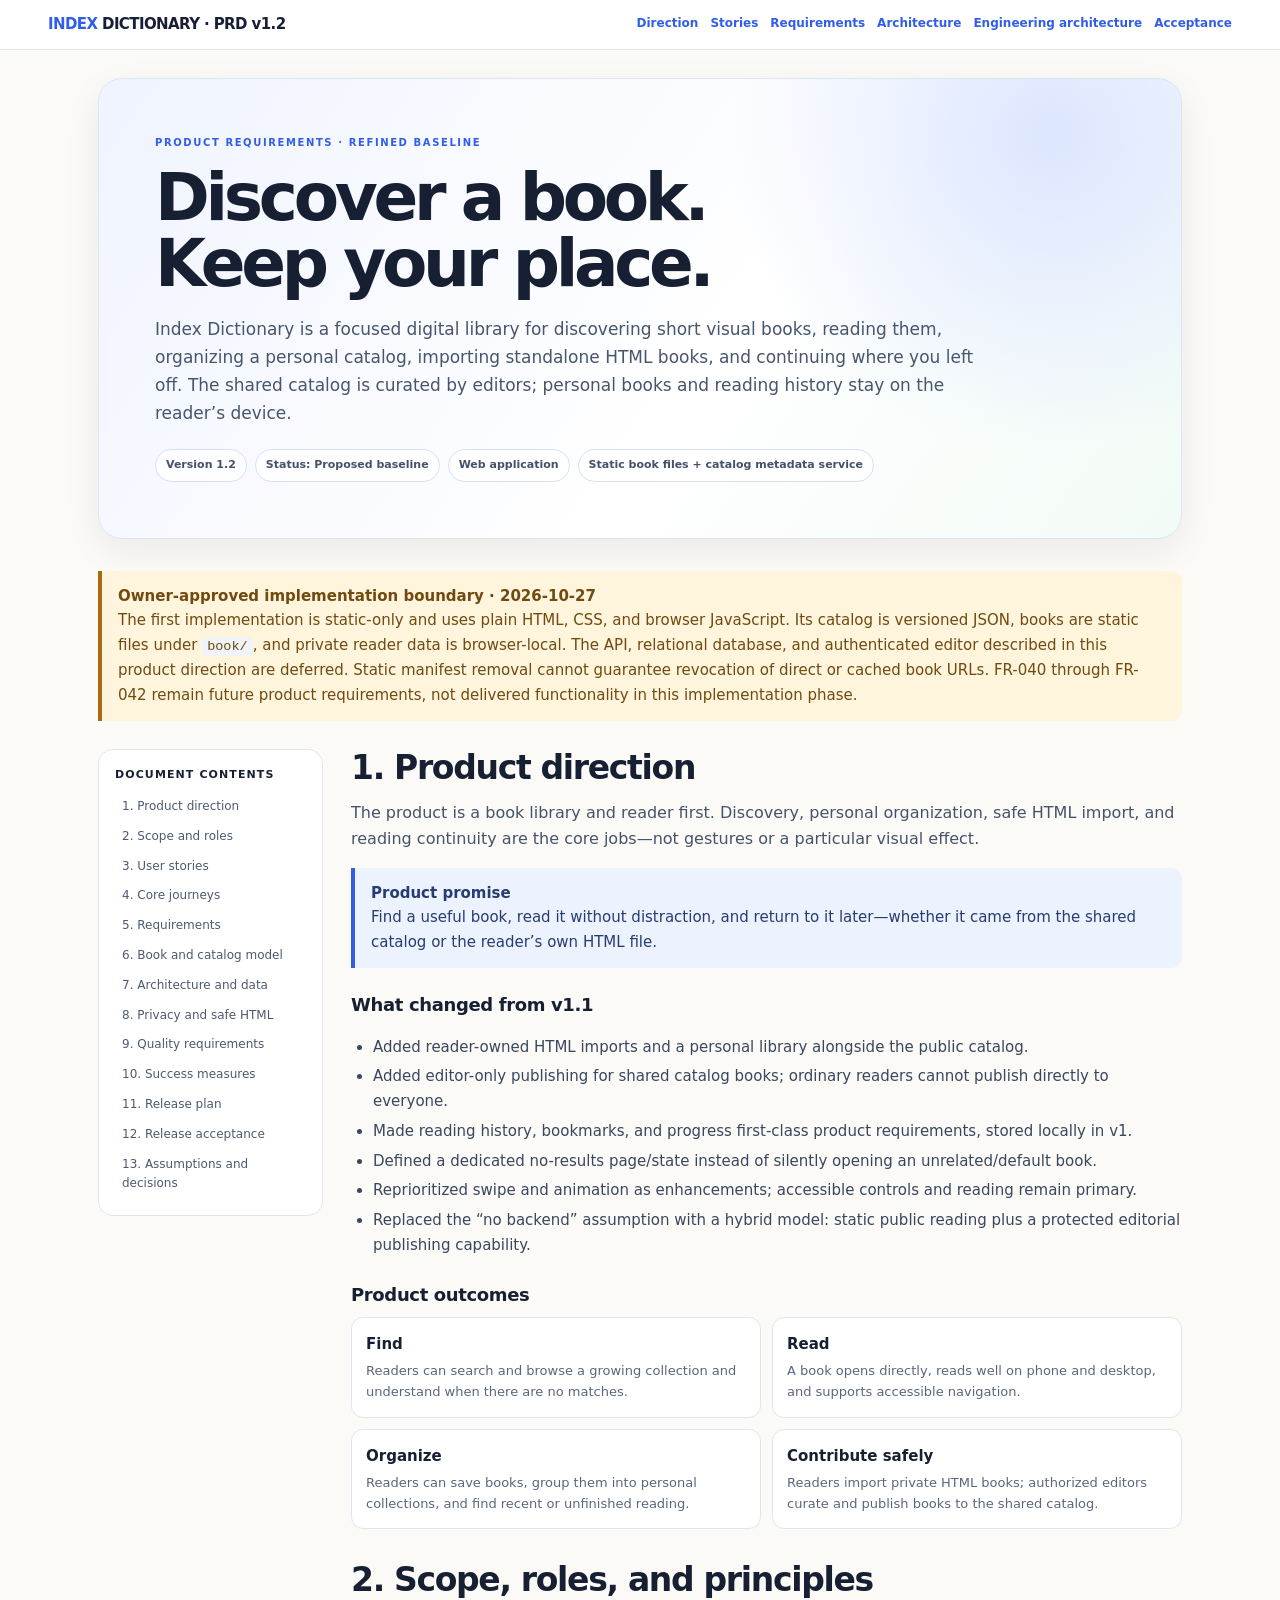
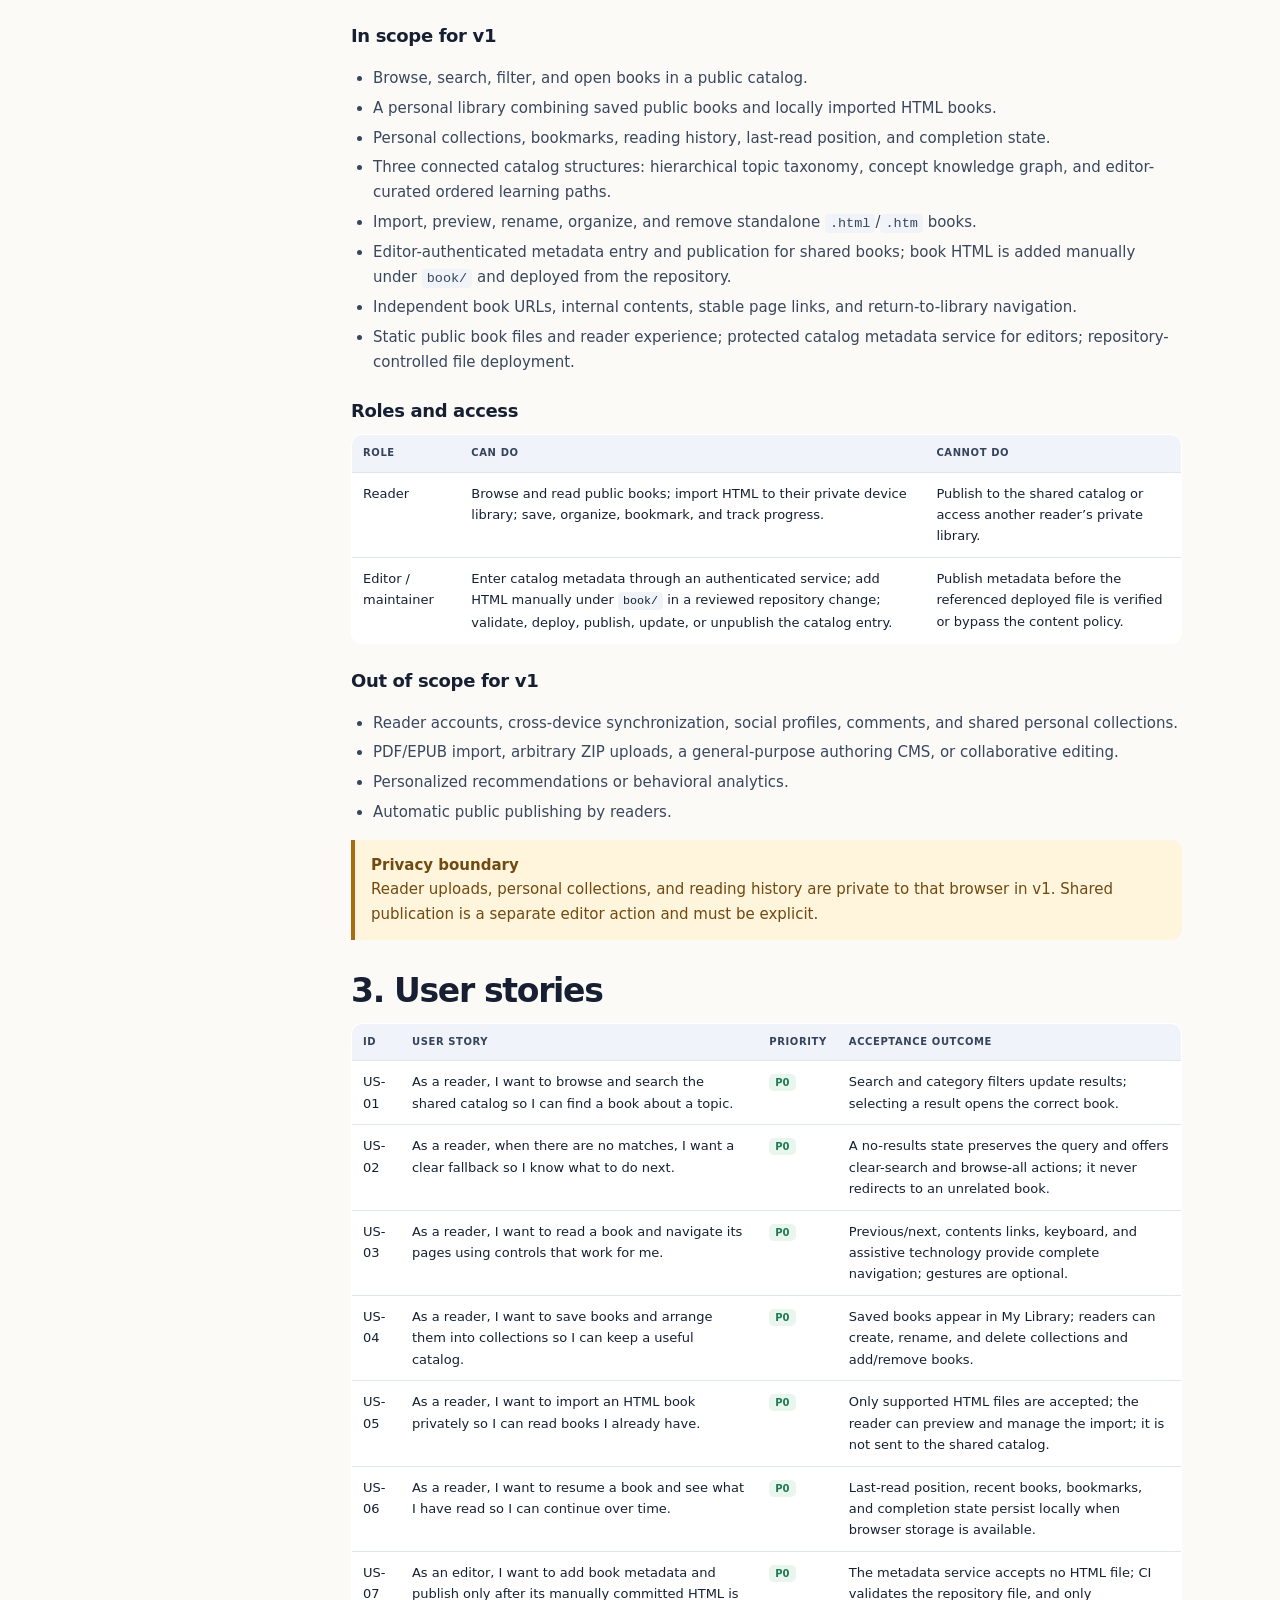
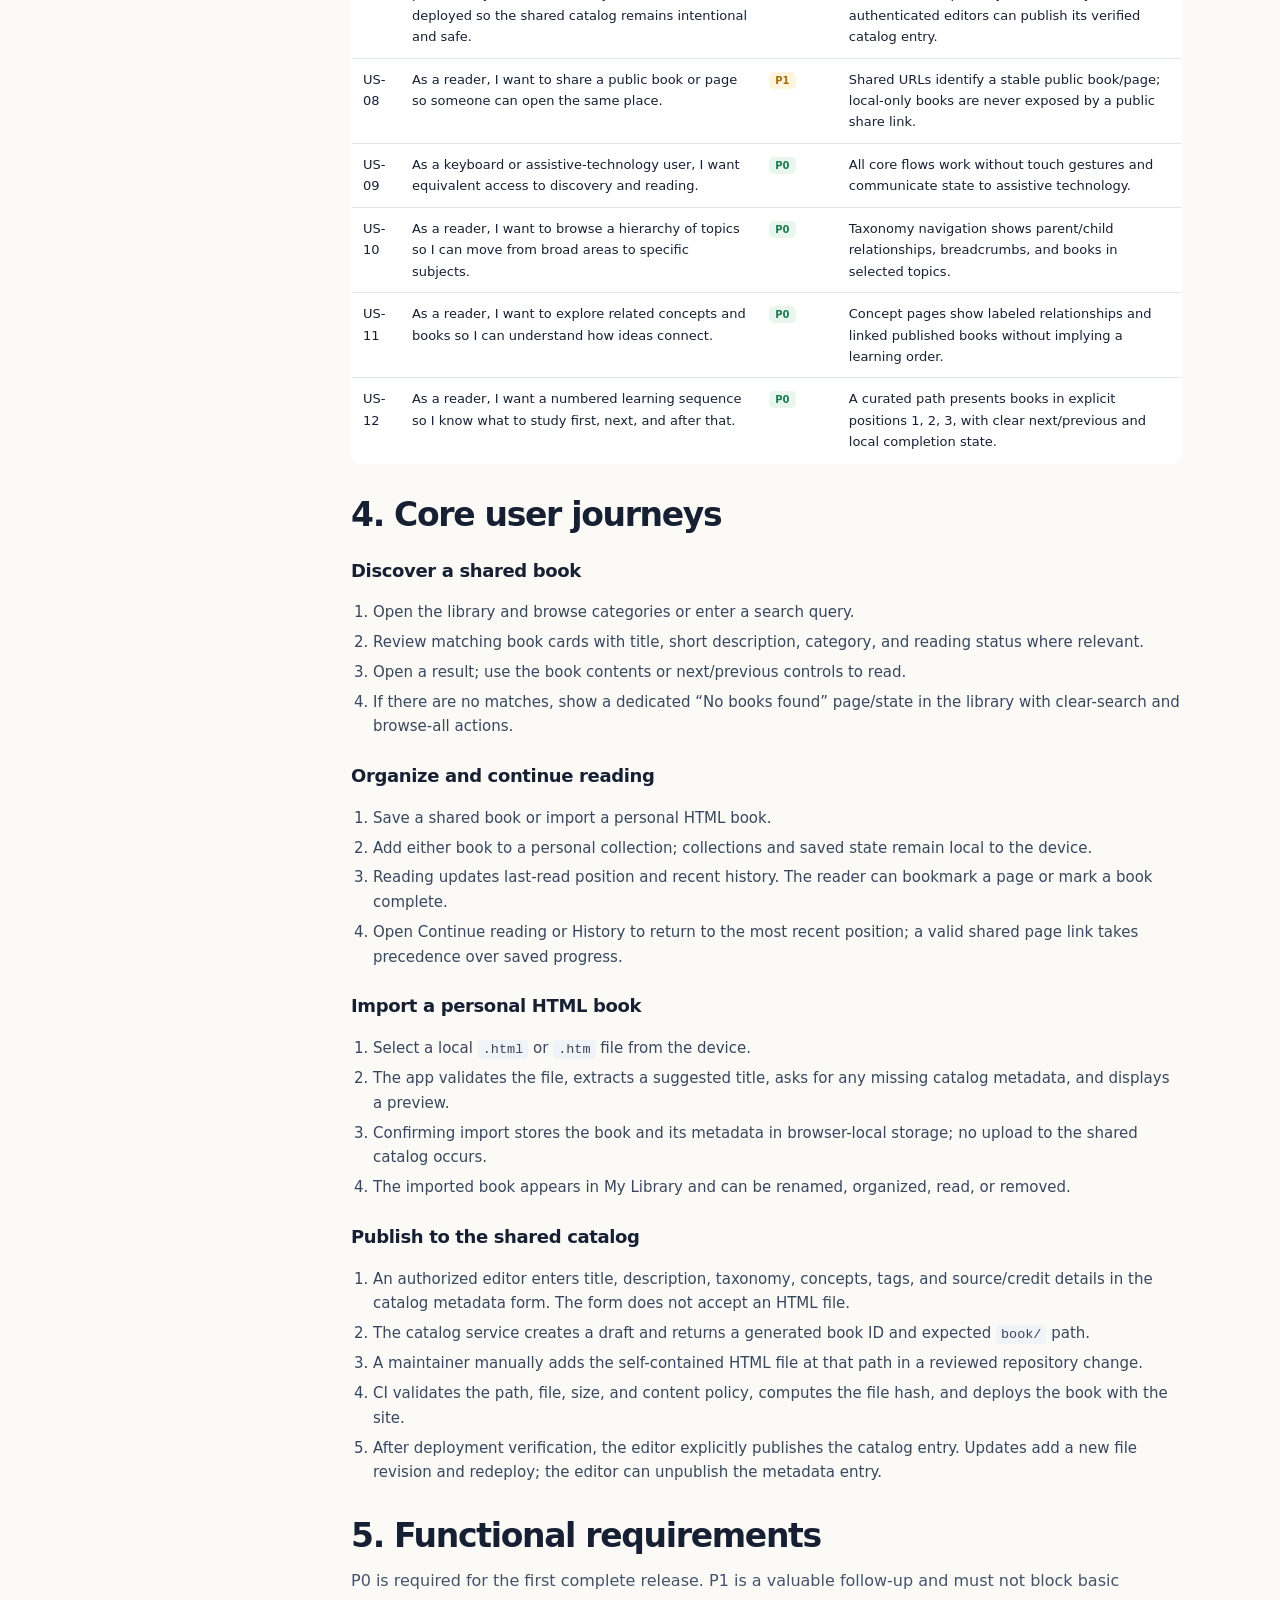
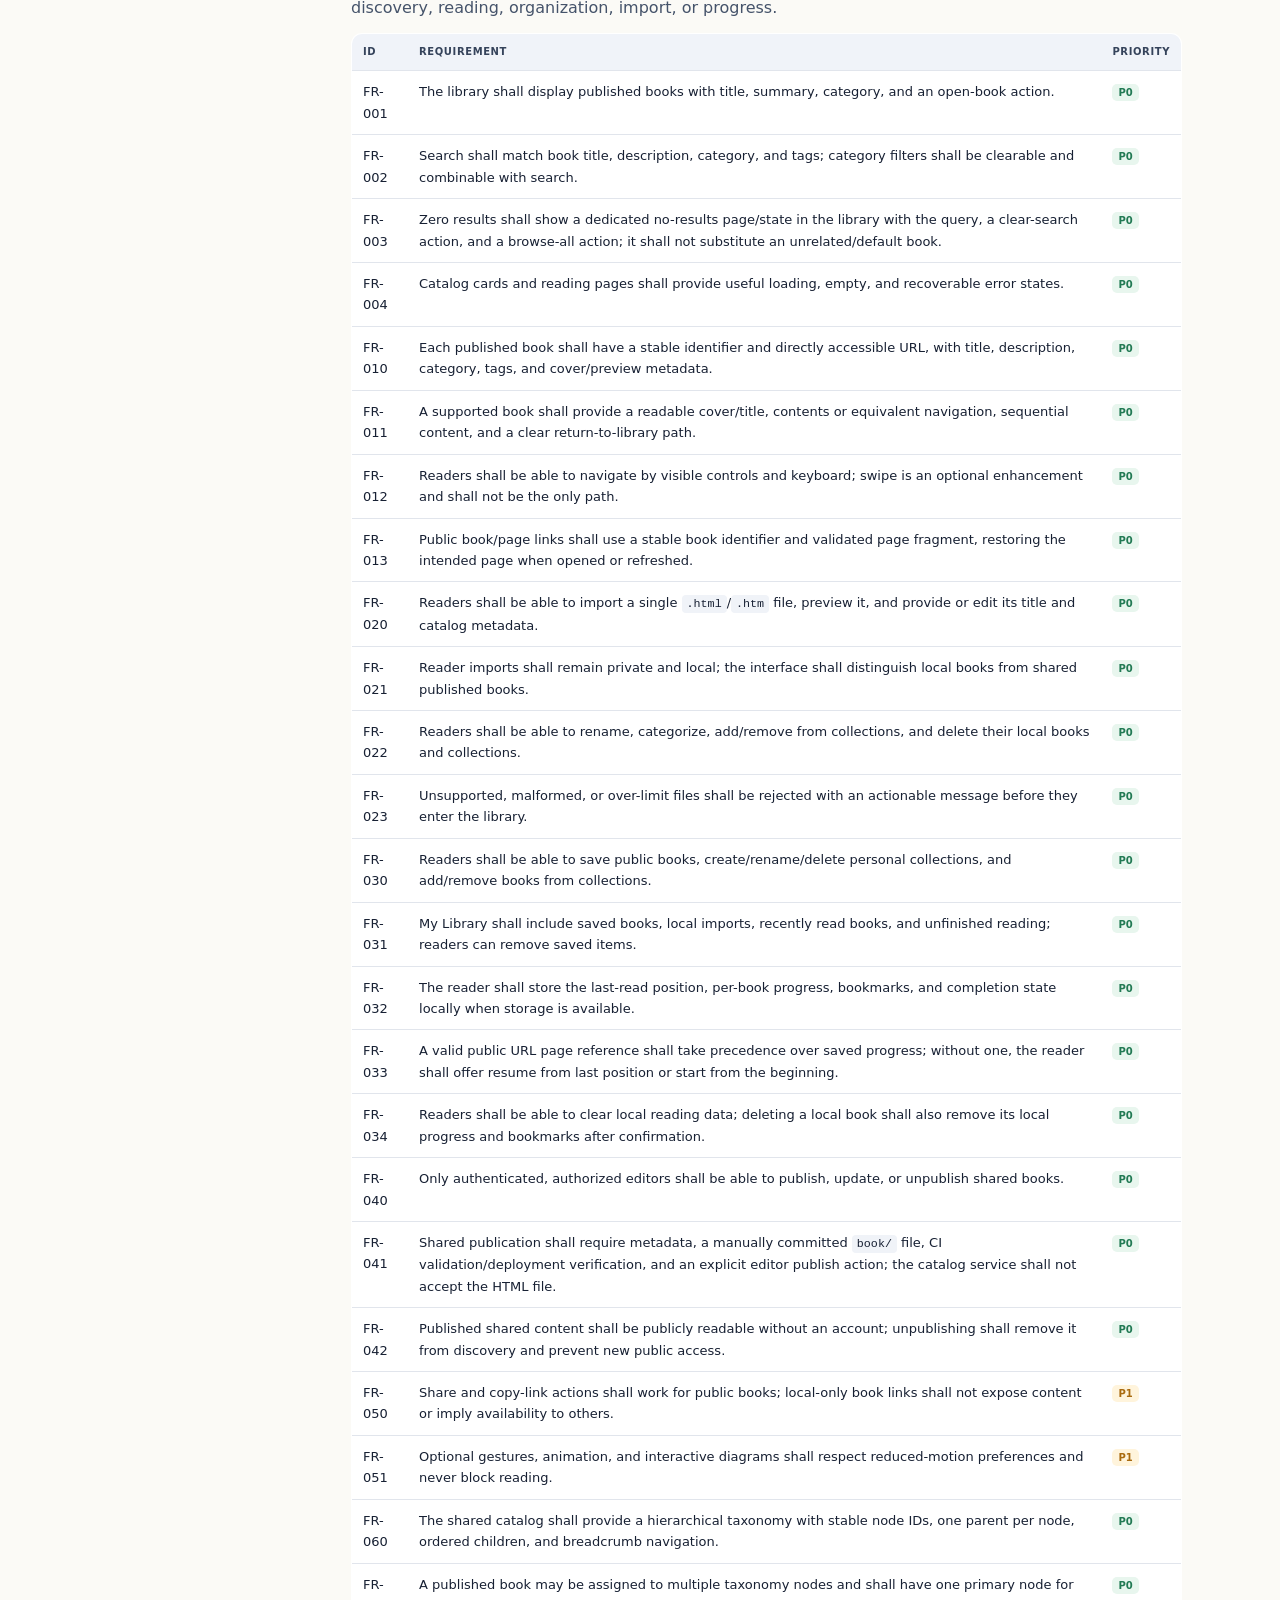
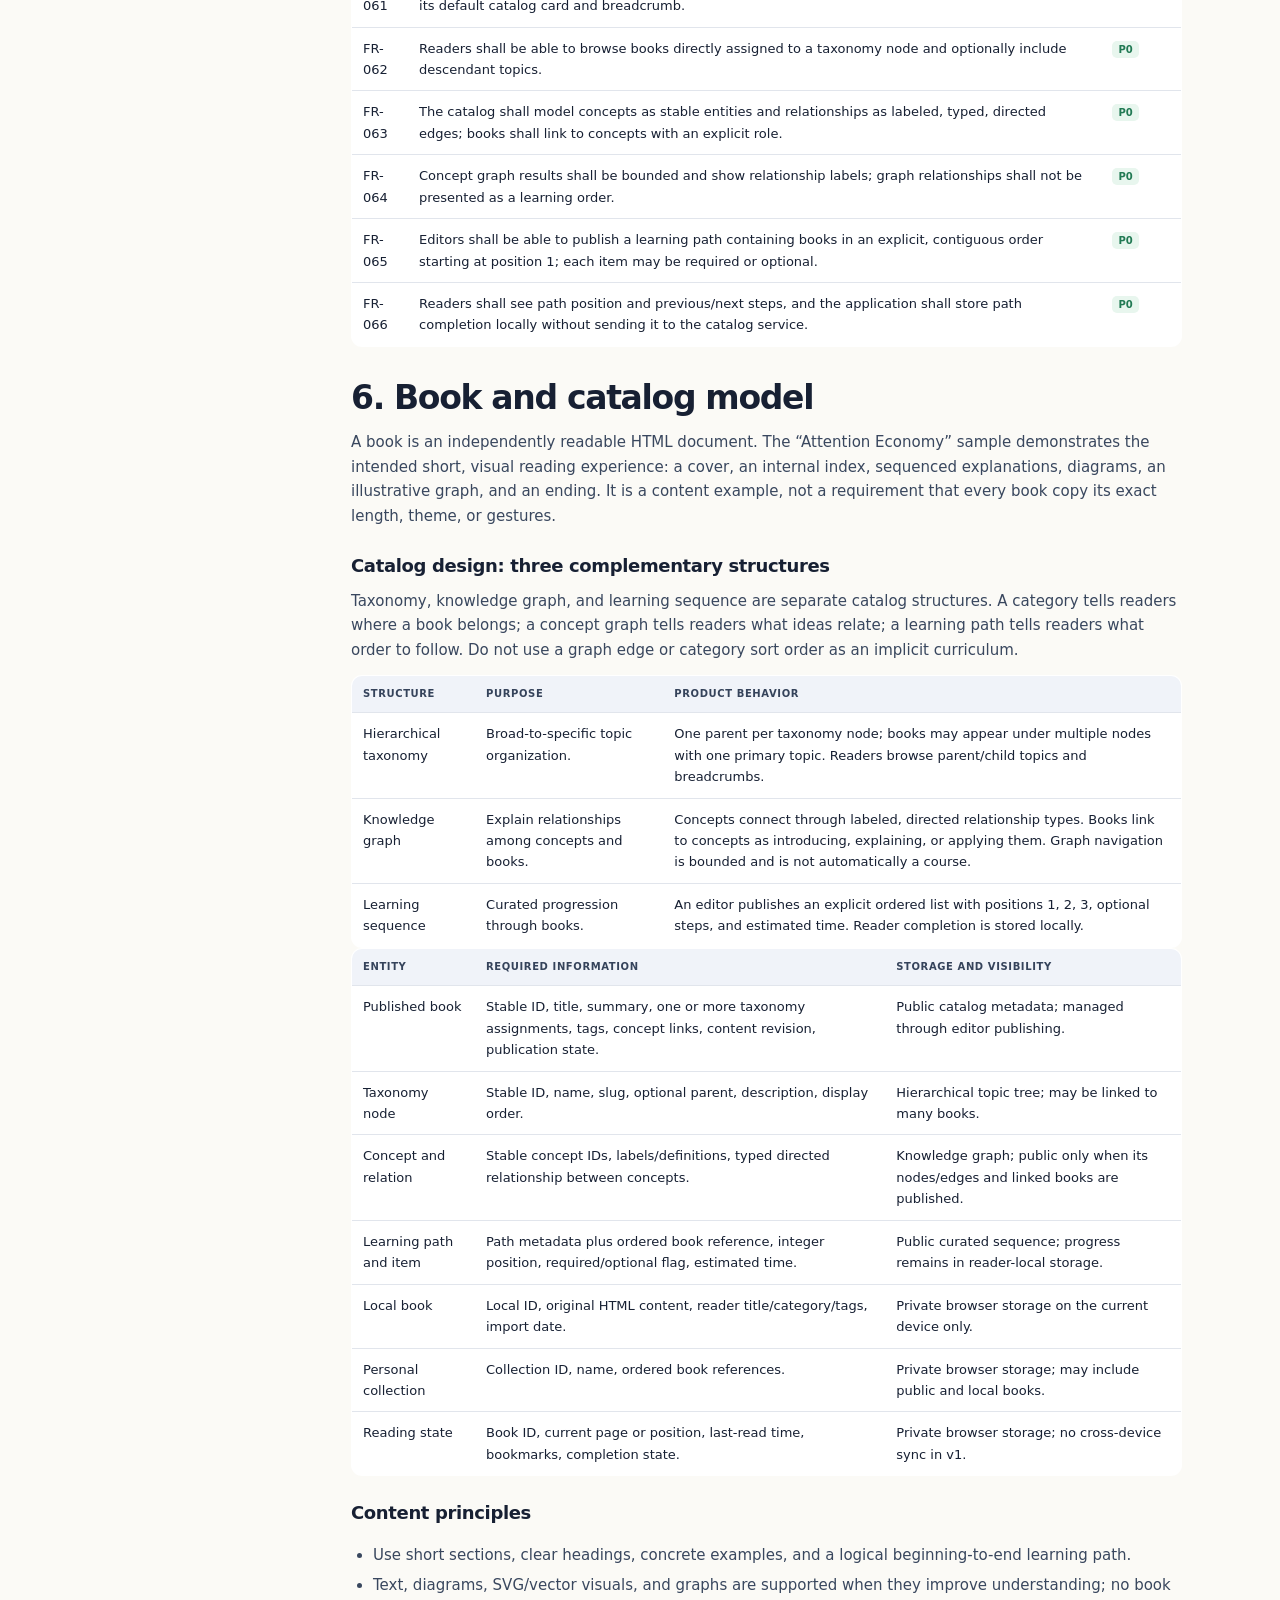
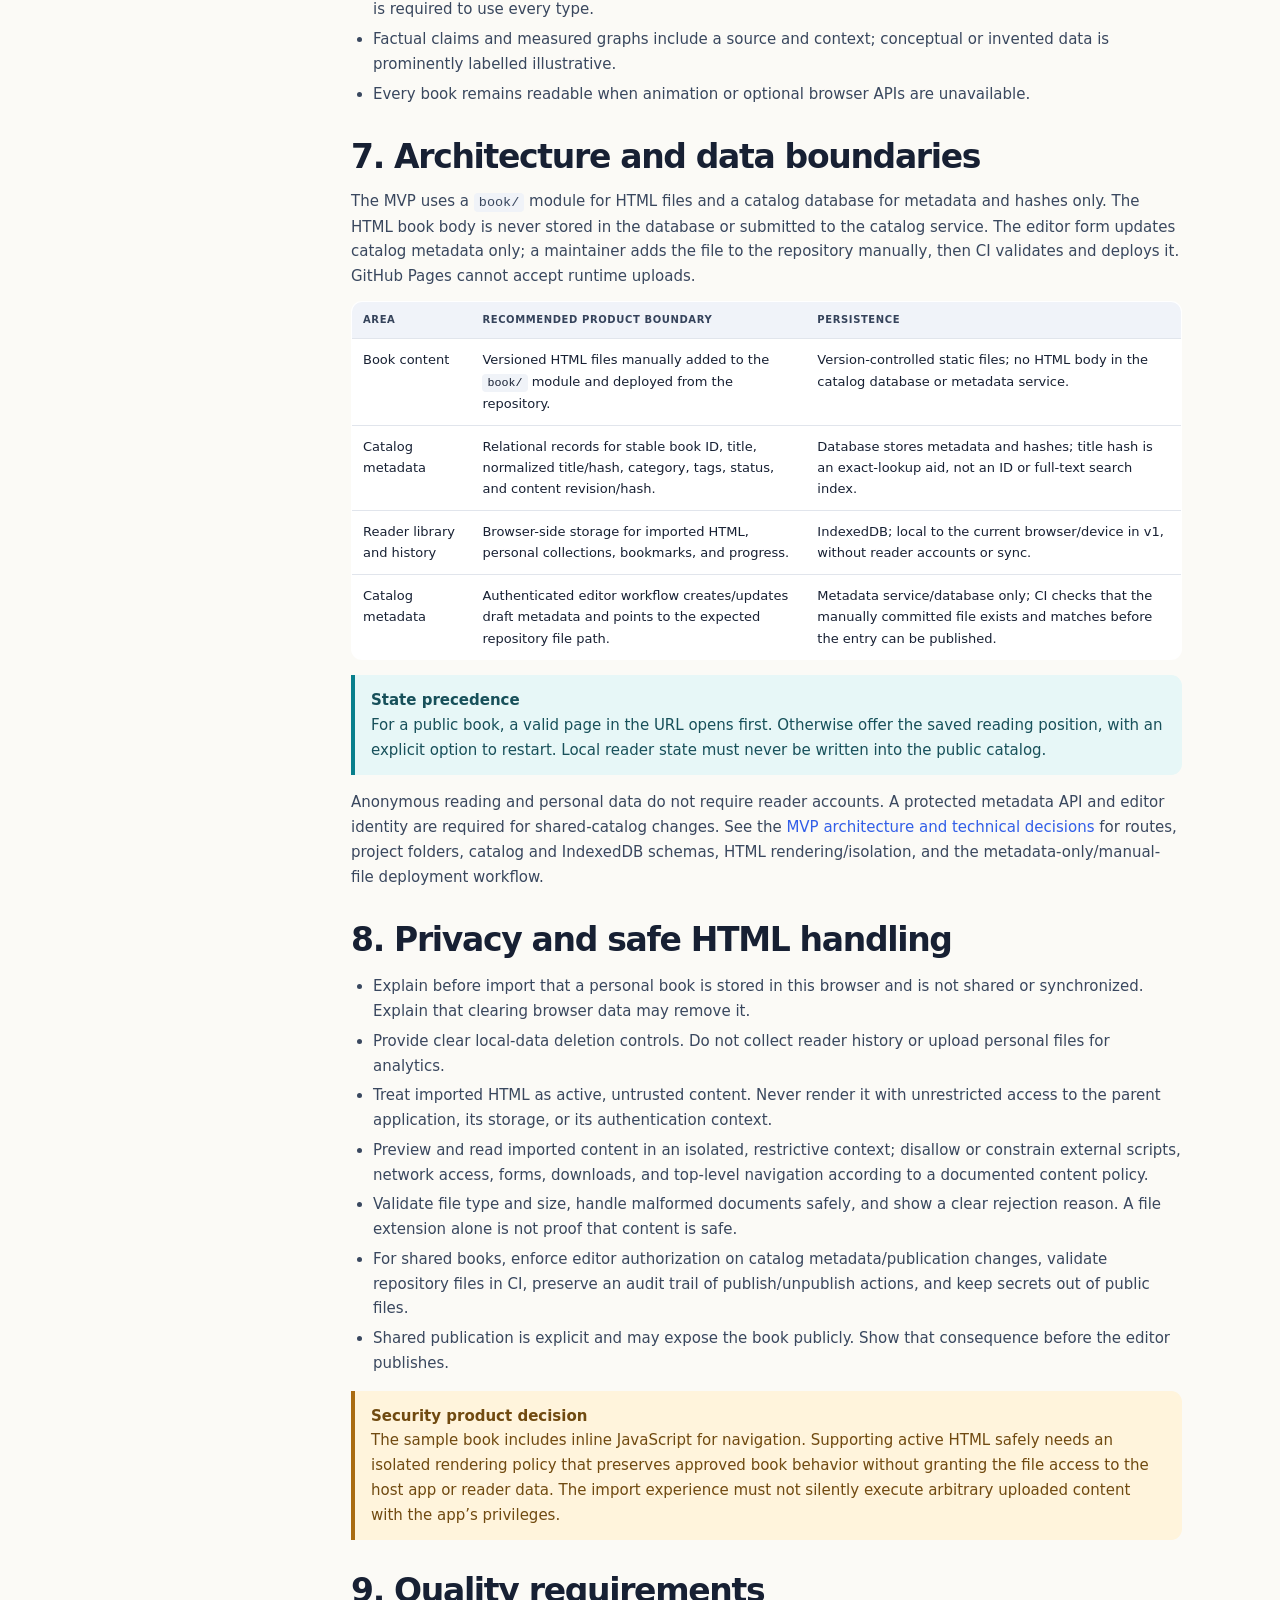
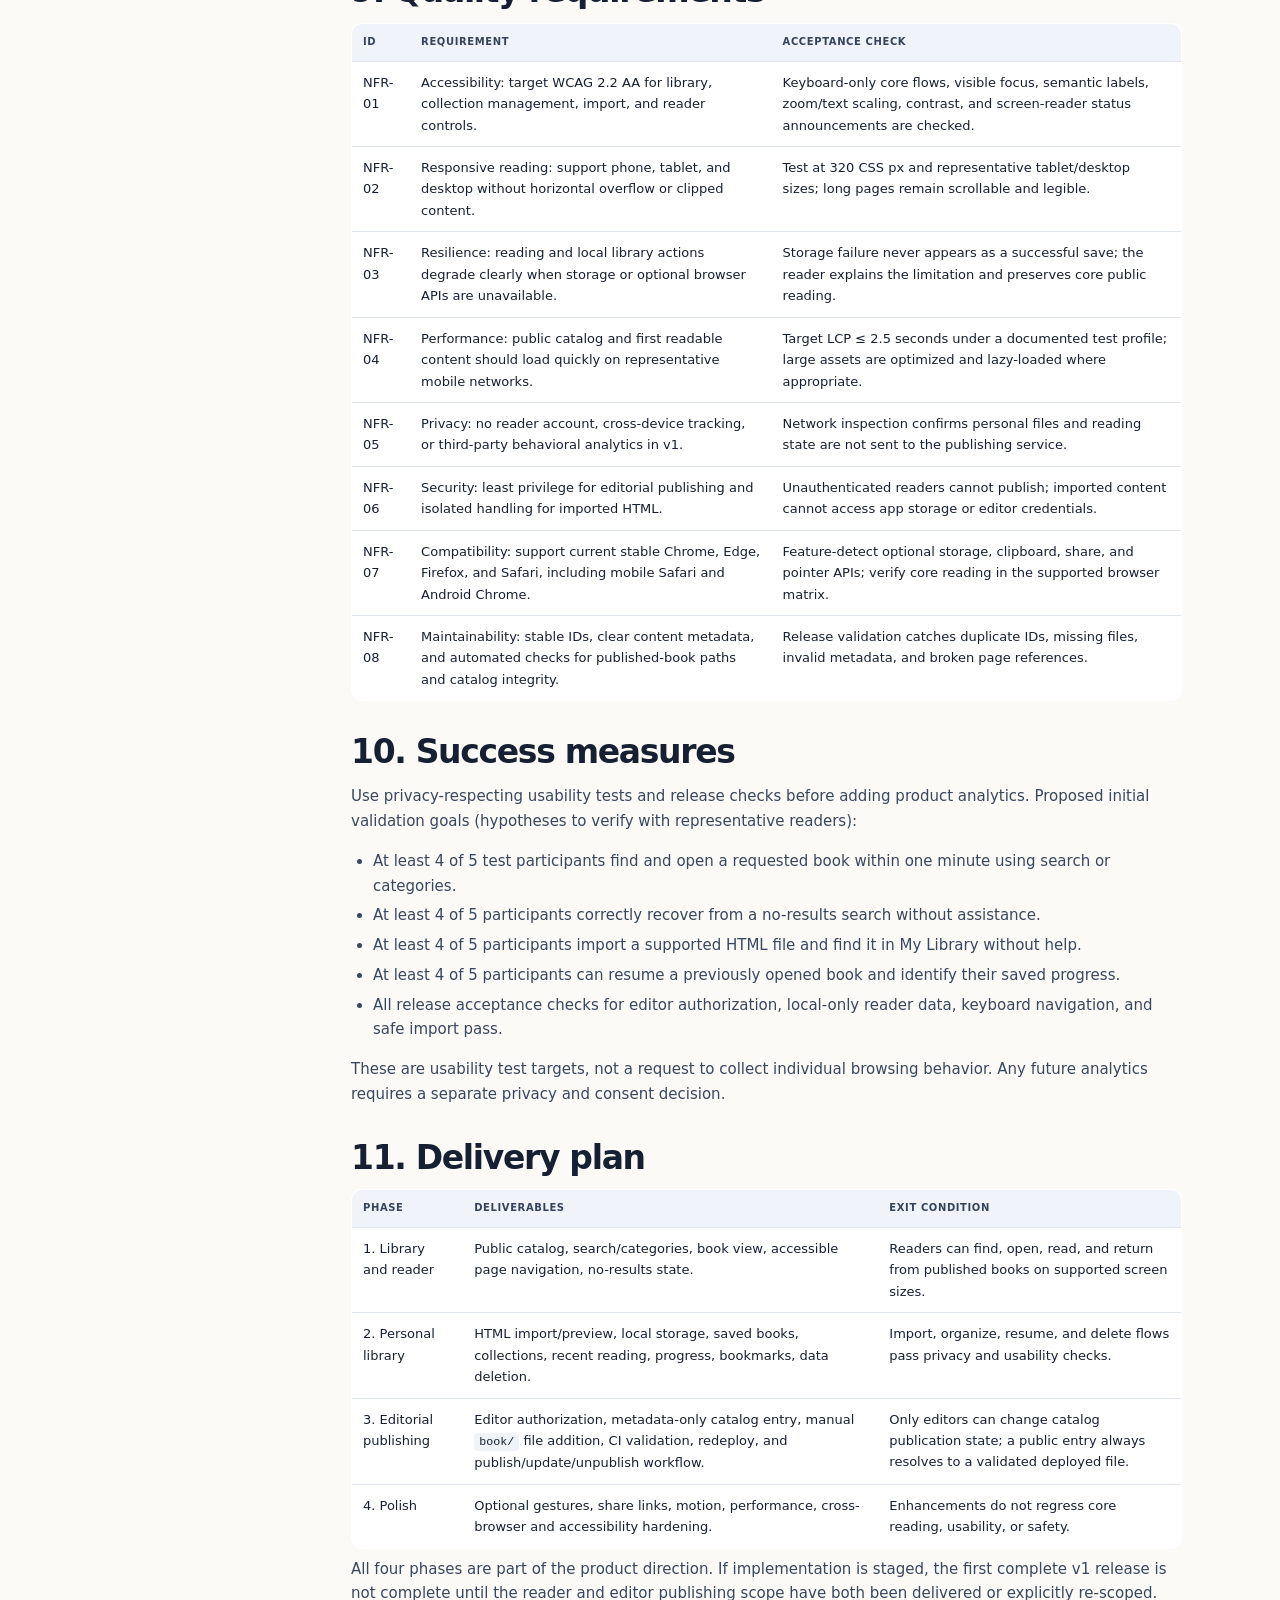
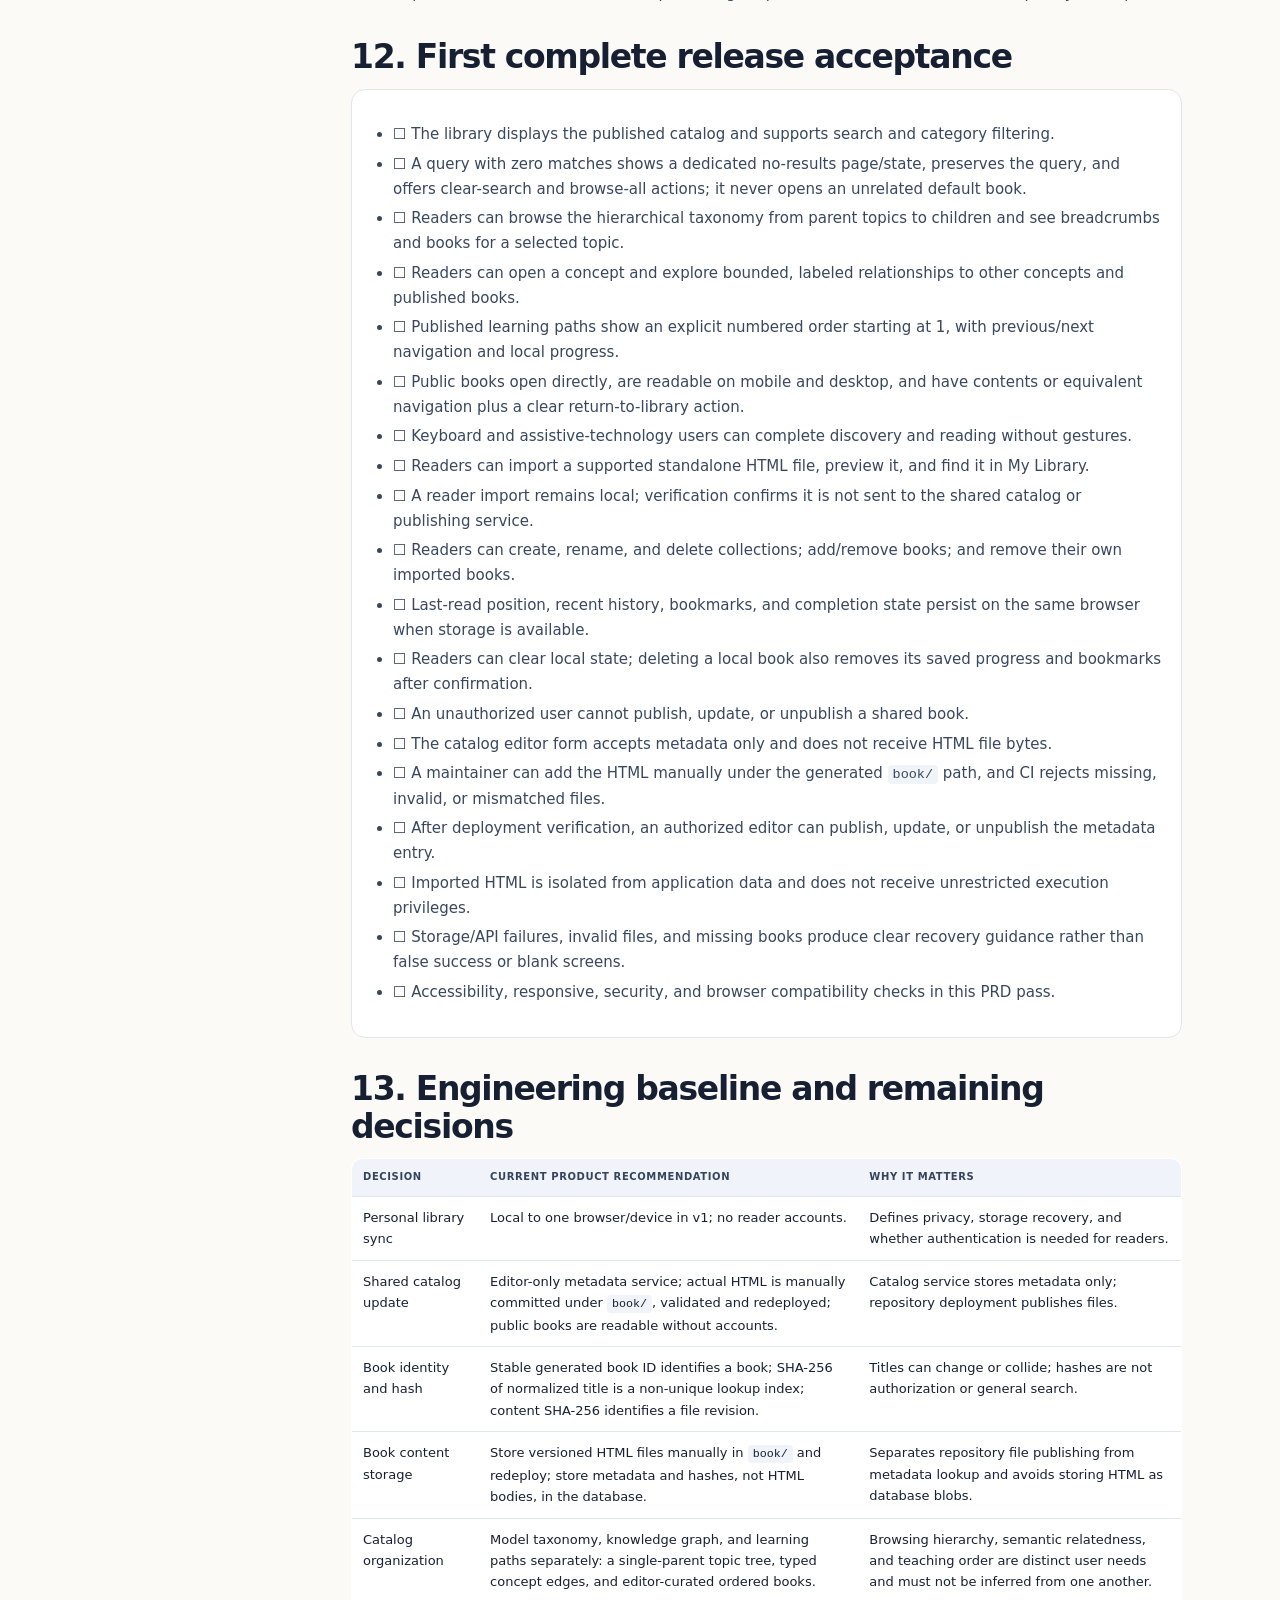
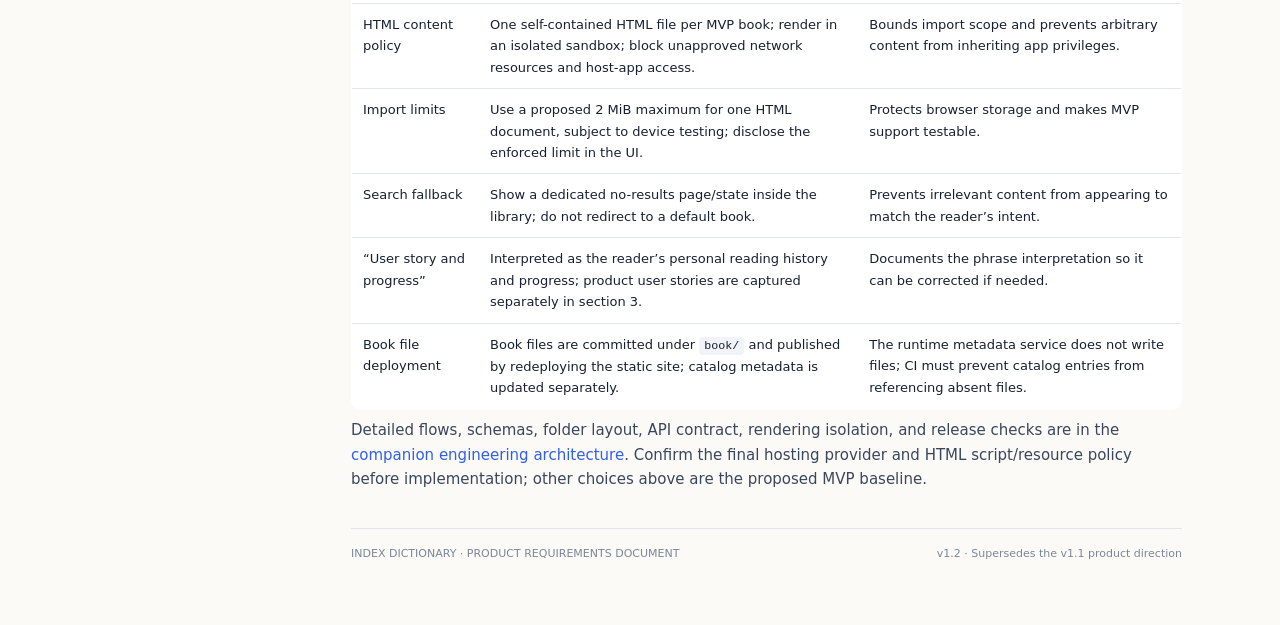
<file: index-dictionary-prd-v1.2.html>
<!doctype html>
<html lang="en">
<head>
<meta charset="utf-8">
<meta name="viewport" content="width=device-width, initial-scale=1">
<meta name="description" content="Refined product requirements for Index Dictionary: discover, read, organize, import HTML books, and track progress.">
<title>Index Dictionary — Product Requirements Document v1.2</title>
<style>
:root{--ink:#172033;--muted:#59677d;--paper:#fbfaf6;--panel:#fff;--line:#e1e5ec;--blue:#315ee8;--blue-soft:#edf2ff;--teal:#087f8c;--teal-soft:#e7f7f7;--gold:#a96b10;--gold-soft:#fff4dc;--green:#227a54;--green-soft:#e8f6ee;--shadow:0 12px 36px rgba(22,35,62,.07)}
*{box-sizing:border-box}html{scroll-behavior:smooth;scroll-padding-top:76px}body{margin:0;background:var(--paper);color:var(--ink);font:15px/1.65 Inter,ui-sans-serif,system-ui,-apple-system,BlinkMacSystemFont,"Segoe UI",sans-serif}a{color:var(--blue);text-decoration:none}a:hover{text-decoration:underline}.top{position:sticky;top:0;z-index:5;background:rgba(255,255,255,.96);border-bottom:1px solid var(--line);padding:12px clamp(16px,4vw,48px);display:flex;align-items:center;justify-content:space-between;gap:16px}.brand{font-weight:900;letter-spacing:-.04em}.brand span{color:var(--blue)}.topnav{display:flex;gap:12px;flex-wrap:wrap;justify-content:flex-end;font-size:12px;font-weight:650}main{max-width:1180px;margin:auto;padding:28px clamp(16px,4vw,48px) 72px}.hero{border:1px solid #dce4f8;border-radius:24px;padding:clamp(26px,5vw,56px);background:radial-gradient(circle at 88% 12%,#dce6ff 0,transparent 31%),linear-gradient(125deg,#f0f4ff,#fff 58%,#f2fbf6);box-shadow:var(--shadow)}.kicker{font-size:10px;font-weight:850;letter-spacing:.16em;text-transform:uppercase;color:var(--blue)}h1{font-size:clamp(38px,6vw,66px);letter-spacing:-.065em;line-height:1;margin:14px 0 18px;max-width:850px}.hero p{font-size:17px;max-width:850px;color:#47556d;margin:0}.meta{display:flex;gap:8px;flex-wrap:wrap;margin-top:22px}.pill{display:inline-flex;border:1px solid #d8e0f0;background:#ffffffc9;border-radius:999px;padding:6px 10px;font-size:11px;font-weight:750;color:#43516a}.layout{display:grid;grid-template-columns:225px minmax(0,1fr);gap:28px;margin-top:28px;align-items:start}aside{position:sticky;top:78px;background:#fff;border:1px solid var(--line);border-radius:15px;padding:16px;max-height:calc(100vh - 96px);overflow:auto}aside strong{display:block;font-size:11px;text-transform:uppercase;letter-spacing:.1em;margin-bottom:8px}aside a{display:block;color:#4c5a70;font-size:12px;padding:5px 7px;border-radius:6px}.content{min-width:0}section{margin:0 0 32px;scroll-margin-top:82px}h2{font-size:clamp(24px,3vw,33px);letter-spacing:-.04em;line-height:1.15;margin:0 0 13px}h3{font-size:18px;letter-spacing:-.02em;margin:22px 0 8px}p{margin:8px 0 12px;color:#39475e}.lead{font-size:16px;color:#45536a}.card{background:#fff;border:1px solid var(--line);border-radius:14px;padding:17px 19px;margin:12px 0}.callout{border-left:4px solid var(--blue);background:var(--blue-soft);padding:13px 16px;border-radius:0 11px 11px 0;margin:15px 0;color:#263c72}.callout.teal{border-color:var(--teal);background:var(--teal-soft);color:#17505a}.callout.gold{border-color:var(--gold);background:var(--gold-soft);color:#704a10}.grid2{display:grid;grid-template-columns:repeat(2,minmax(0,1fr));gap:11px}.mini{border:1px solid var(--line);border-radius:12px;background:#fff;padding:14px}.mini b{display:block;margin-bottom:3px}.mini p{font-size:13px;margin:0;color:var(--muted)}table{width:100%;border-collapse:collapse;background:#fff;border:1px solid var(--line);border-radius:11px;overflow:hidden;font-size:13px}th,td{text-align:left;vertical-align:top;padding:10px 11px;border-bottom:1px solid var(--line)}th{background:#f0f3f9;color:#35435b;font-size:10px;text-transform:uppercase;letter-spacing:.06em}tr:last-child td{border-bottom:0}code{background:#f0f3f8;border-radius:4px;padding:2px 5px;font-size:.9em}ul,ol{padding-left:22px}li{margin:5px 0;color:#39475e}.priority{font-size:10px;font-weight:850;border-radius:5px;padding:3px 6px;white-space:nowrap}.p0{background:var(--green-soft);color:var(--green)}.p1{background:var(--gold-soft);color:var(--gold)}footer{border-top:1px solid var(--line);margin-top:36px;padding-top:16px;color:#7b8798;font-size:11px;display:flex;justify-content:space-between;gap:10px;flex-wrap:wrap}@media(max-width:820px){.layout{grid-template-columns:1fr}aside{position:static;max-height:none;display:grid;grid-template-columns:repeat(2,minmax(0,1fr));gap:2px}aside strong{grid-column:1/-1}}@media(max-width:560px){.top{align-items:flex-start;flex-direction:column}.topnav{justify-content:flex-start;gap:8px}.grid2{grid-template-columns:1fr}main{padding-top:16px}aside{grid-template-columns:1fr 1fr}table{font-size:12px}th,td{padding:8px}}
</style>
</head>
<body>
<header class="top">
  <div class="brand"><span>INDEX</span> DICTIONARY · PRD v1.2</div>
  <nav class="topnav" aria-label="Document shortcuts">
    <a href="#direction">Direction</a><a href="#stories">Stories</a><a href="#requirements">Requirements</a><a href="#architecture">Architecture</a><a href="index-dictionary-architecture-mvp-v1.0.md">Engineering architecture</a><a href="#acceptance">Acceptance</a>
  </nav>
</header>
<main>
  <section class="hero" id="summary">
    <div class="kicker">Product requirements · Refined baseline</div>
    <h1>Discover a book.<br>Keep your place.</h1>
    <p>Index Dictionary is a focused digital library for discovering short visual books, reading them, organizing a personal catalog, importing standalone HTML books, and continuing where you left off. The shared catalog is curated by editors; personal books and reading history stay on the reader’s device.</p>
    <div class="meta"><span class="pill">Version 1.2</span><span class="pill">Status: Proposed baseline</span><span class="pill">Web application</span><span class="pill">Static book files + catalog metadata service</span></div>
  </section>
  <div class="callout gold"><b>Owner-approved implementation boundary · 2026-10-27</b><br>The first implementation is static-only and uses plain HTML, CSS, and browser JavaScript. Its catalog is versioned JSON, books are static files under <code>book/</code>, and private reader data is browser-local. The API, relational database, and authenticated editor described in this product direction are deferred. Static manifest removal cannot guarantee revocation of direct or cached book URLs. FR-040 through FR-042 remain future product requirements, not delivered functionality in this implementation phase.</div>
  <div class="layout">
    <aside aria-label="Table of contents">
      <strong>Document contents</strong>
      <a href="#direction">1. Product direction</a><a href="#scope">2. Scope and roles</a><a href="#stories">3. User stories</a><a href="#journeys">4. Core journeys</a><a href="#requirements">5. Requirements</a><a href="#content">6. Book and catalog model</a><a href="#architecture">7. Architecture and data</a><a href="#safety">8. Privacy and safe HTML</a><a href="#quality">9. Quality requirements</a><a href="#success">10. Success measures</a><a href="#roadmap">11. Release plan</a><a href="#acceptance">12. Release acceptance</a><a href="#decisions">13. Assumptions and decisions</a>
    </aside>
    <div class="content">
      <section id="direction">
        <h2>1. Product direction</h2>
        <p class="lead">The product is a book library and reader first. Discovery, personal organization, safe HTML import, and reading continuity are the core jobs—not gestures or a particular visual effect.</p>
        <div class="callout"><b>Product promise</b><br>Find a useful book, read it without distraction, and return to it later—whether it came from the shared catalog or the reader’s own HTML file.</div>
        <h3>What changed from v1.1</h3>
        <ul>
          <li>Added reader-owned HTML imports and a personal library alongside the public catalog.</li>
          <li>Added editor-only publishing for shared catalog books; ordinary readers cannot publish directly to everyone.</li>
          <li>Made reading history, bookmarks, and progress first-class product requirements, stored locally in v1.</li>
          <li>Defined a dedicated no-results page/state instead of silently opening an unrelated/default book.</li>
          <li>Reprioritized swipe and animation as enhancements; accessible controls and reading remain primary.</li>
          <li>Replaced the “no backend” assumption with a hybrid model: static public reading plus a protected editorial publishing capability.</li>
        </ul>
        <h3>Product outcomes</h3>
        <div class="grid2">
          <div class="mini"><b>Find</b><p>Readers can search and browse a growing collection and understand when there are no matches.</p></div>
          <div class="mini"><b>Read</b><p>A book opens directly, reads well on phone and desktop, and supports accessible navigation.</p></div>
          <div class="mini"><b>Organize</b><p>Readers can save books, group them into personal collections, and find recent or unfinished reading.</p></div>
          <div class="mini"><b>Contribute safely</b><p>Readers import private HTML books; authorized editors curate and publish books to the shared catalog.</p></div>
        </div>
      </section>
      <section id="scope">
        <h2>2. Scope, roles, and principles</h2>
        <h3>In scope for v1</h3>
        <ul>
          <li>Browse, search, filter, and open books in a public catalog.</li>
          <li>A personal library combining saved public books and locally imported HTML books.</li>
          <li>Personal collections, bookmarks, reading history, last-read position, and completion state.</li>
          <li>Three connected catalog structures: hierarchical topic taxonomy, concept knowledge graph, and editor-curated ordered learning paths.</li>
          <li>Import, preview, rename, organize, and remove standalone <code>.html</code>/<code>.htm</code> books.</li>
          <li>Editor-authenticated metadata entry and publication for shared books; book HTML is added manually under <code>book/</code> and deployed from the repository.</li>
          <li>Independent book URLs, internal contents, stable page links, and return-to-library navigation.</li>
          <li>Static public book files and reader experience; protected catalog metadata service for editors; repository-controlled file deployment.</li>
        </ul>
        <h3>Roles and access</h3>
        <table><thead><tr><th>Role</th><th>Can do</th><th>Cannot do</th></tr></thead><tbody>
          <tr><td>Reader</td><td>Browse and read public books; import HTML to their private device library; save, organize, bookmark, and track progress.</td><td>Publish to the shared catalog or access another reader’s private library.</td></tr>
          <tr><td>Editor / maintainer</td><td>Enter catalog metadata through an authenticated service; add HTML manually under <code>book/</code> in a reviewed repository change; validate, deploy, publish, update, or unpublish the catalog entry.</td><td>Publish metadata before the referenced deployed file is verified or bypass the content policy.</td></tr>
        </tbody></table>
        <h3>Out of scope for v1</h3>
        <ul>
          <li>Reader accounts, cross-device synchronization, social profiles, comments, and shared personal collections.</li>
          <li>PDF/EPUB import, arbitrary ZIP uploads, a general-purpose authoring CMS, or collaborative editing.</li>
          <li>Personalized recommendations or behavioral analytics.</li>
          <li>Automatic public publishing by readers.</li>
        </ul>
        <div class="callout gold"><b>Privacy boundary</b><br>Reader uploads, personal collections, and reading history are private to that browser in v1. Shared publication is a separate editor action and must be explicit.</div>
      </section>
      <section id="stories">
        <h2>3. User stories</h2>
        <table><thead><tr><th>ID</th><th>User story</th><th>Priority</th><th>Acceptance outcome</th></tr></thead><tbody>
          <tr><td>US-01</td><td>As a reader, I want to browse and search the shared catalog so I can find a book about a topic.</td><td><span class="priority p0">P0</span></td><td>Search and category filters update results; selecting a result opens the correct book.</td></tr>
          <tr><td>US-02</td><td>As a reader, when there are no matches, I want a clear fallback so I know what to do next.</td><td><span class="priority p0">P0</span></td><td>A no-results state preserves the query and offers clear-search and browse-all actions; it never redirects to an unrelated book.</td></tr>
          <tr><td>US-03</td><td>As a reader, I want to read a book and navigate its pages using controls that work for me.</td><td><span class="priority p0">P0</span></td><td>Previous/next, contents links, keyboard, and assistive technology provide complete navigation; gestures are optional.</td></tr>
          <tr><td>US-04</td><td>As a reader, I want to save books and arrange them into collections so I can keep a useful catalog.</td><td><span class="priority p0">P0</span></td><td>Saved books appear in My Library; readers can create, rename, and delete collections and add/remove books.</td></tr>
          <tr><td>US-05</td><td>As a reader, I want to import an HTML book privately so I can read books I already have.</td><td><span class="priority p0">P0</span></td><td>Only supported HTML files are accepted; the reader can preview and manage the import; it is not sent to the shared catalog.</td></tr>
          <tr><td>US-06</td><td>As a reader, I want to resume a book and see what I have read so I can continue over time.</td><td><span class="priority p0">P0</span></td><td>Last-read position, recent books, bookmarks, and completion state persist locally when browser storage is available.</td></tr>
          <tr><td>US-07</td><td>As an editor, I want to add book metadata and publish only after its manually committed HTML is deployed so the shared catalog remains intentional and safe.</td><td><span class="priority p0">P0</span></td><td>The metadata service accepts no HTML file; CI validates the repository file, and only authenticated editors can publish its verified catalog entry.</td></tr>
          <tr><td>US-08</td><td>As a reader, I want to share a public book or page so someone can open the same place.</td><td><span class="priority p1">P1</span></td><td>Shared URLs identify a stable public book/page; local-only books are never exposed by a public share link.</td></tr>
          <tr><td>US-09</td><td>As a keyboard or assistive-technology user, I want equivalent access to discovery and reading.</td><td><span class="priority p0">P0</span></td><td>All core flows work without touch gestures and communicate state to assistive technology.</td></tr>
          <tr><td>US-10</td><td>As a reader, I want to browse a hierarchy of topics so I can move from broad areas to specific subjects.</td><td><span class="priority p0">P0</span></td><td>Taxonomy navigation shows parent/child relationships, breadcrumbs, and books in selected topics.</td></tr>
          <tr><td>US-11</td><td>As a reader, I want to explore related concepts and books so I can understand how ideas connect.</td><td><span class="priority p0">P0</span></td><td>Concept pages show labeled relationships and linked published books without implying a learning order.</td></tr>
          <tr><td>US-12</td><td>As a reader, I want a numbered learning sequence so I know what to study first, next, and after that.</td><td><span class="priority p0">P0</span></td><td>A curated path presents books in explicit positions 1, 2, 3, with clear next/previous and local completion state.</td></tr>
        </tbody></table>
      </section>
      <section id="journeys">
        <h2>4. Core user journeys</h2>
        <h3>Discover a shared book</h3>
        <ol><li>Open the library and browse categories or enter a search query.</li><li>Review matching book cards with title, short description, category, and reading status where relevant.</li><li>Open a result; use the book contents or next/previous controls to read.</li><li>If there are no matches, show a dedicated “No books found” page/state in the library with clear-search and browse-all actions.</li></ol>
        <h3>Organize and continue reading</h3>
        <ol><li>Save a shared book or import a personal HTML book.</li><li>Add either book to a personal collection; collections and saved state remain local to the device.</li><li>Reading updates last-read position and recent history. The reader can bookmark a page or mark a book complete.</li><li>Open Continue reading or History to return to the most recent position; a valid shared page link takes precedence over saved progress.</li></ol>
        <h3>Import a personal HTML book</h3>
        <ol><li>Select a local <code>.html</code> or <code>.htm</code> file from the device.</li><li>The app validates the file, extracts a suggested title, asks for any missing catalog metadata, and displays a preview.</li><li>Confirming import stores the book and its metadata in browser-local storage; no upload to the shared catalog occurs.</li><li>The imported book appears in My Library and can be renamed, organized, read, or removed.</li></ol>
        <h3>Publish to the shared catalog</h3>
        <ol><li>An authorized editor enters title, description, taxonomy, concepts, tags, and source/credit details in the catalog metadata form. The form does not accept an HTML file.</li><li>The catalog service creates a draft and returns a generated book ID and expected <code>book/</code> path.</li><li>A maintainer manually adds the self-contained HTML file at that path in a reviewed repository change.</li><li>CI validates the path, file, size, and content policy, computes the file hash, and deploys the book with the site.</li><li>After deployment verification, the editor explicitly publishes the catalog entry. Updates add a new file revision and redeploy; the editor can unpublish the metadata entry.</li></ol>
      </section>
      <section id="requirements">
        <h2>5. Functional requirements</h2>
        <p class="lead">P0 is required for the first complete release. P1 is a valuable follow-up and must not block basic discovery, reading, organization, import, or progress.</p>
        <table><thead><tr><th>ID</th><th>Requirement</th><th>Priority</th></tr></thead><tbody>
          <tr><td>FR-001</td><td>The library shall display published books with title, summary, category, and an open-book action.</td><td><span class="priority p0">P0</span></td></tr>
          <tr><td>FR-002</td><td>Search shall match book title, description, category, and tags; category filters shall be clearable and combinable with search.</td><td><span class="priority p0">P0</span></td></tr>
          <tr><td>FR-003</td><td>Zero results shall show a dedicated no-results page/state in the library with the query, a clear-search action, and a browse-all action; it shall not substitute an unrelated/default book.</td><td><span class="priority p0">P0</span></td></tr>
          <tr><td>FR-004</td><td>Catalog cards and reading pages shall provide useful loading, empty, and recoverable error states.</td><td><span class="priority p0">P0</span></td></tr>
          <tr><td>FR-010</td><td>Each published book shall have a stable identifier and directly accessible URL, with title, description, category, tags, and cover/preview metadata.</td><td><span class="priority p0">P0</span></td></tr>
          <tr><td>FR-011</td><td>A supported book shall provide a readable cover/title, contents or equivalent navigation, sequential content, and a clear return-to-library path.</td><td><span class="priority p0">P0</span></td></tr>
          <tr><td>FR-012</td><td>Readers shall be able to navigate by visible controls and keyboard; swipe is an optional enhancement and shall not be the only path.</td><td><span class="priority p0">P0</span></td></tr>
          <tr><td>FR-013</td><td>Public book/page links shall use a stable book identifier and validated page fragment, restoring the intended page when opened or refreshed.</td><td><span class="priority p0">P0</span></td></tr>
          <tr><td>FR-020</td><td>Readers shall be able to import a single <code>.html</code>/<code>.htm</code> file, preview it, and provide or edit its title and catalog metadata.</td><td><span class="priority p0">P0</span></td></tr>
          <tr><td>FR-021</td><td>Reader imports shall remain private and local; the interface shall distinguish local books from shared published books.</td><td><span class="priority p0">P0</span></td></tr>
          <tr><td>FR-022</td><td>Readers shall be able to rename, categorize, add/remove from collections, and delete their local books and collections.</td><td><span class="priority p0">P0</span></td></tr>
          <tr><td>FR-023</td><td>Unsupported, malformed, or over-limit files shall be rejected with an actionable message before they enter the library.</td><td><span class="priority p0">P0</span></td></tr>
          <tr><td>FR-030</td><td>Readers shall be able to save public books, create/rename/delete personal collections, and add/remove books from collections.</td><td><span class="priority p0">P0</span></td></tr>
          <tr><td>FR-031</td><td>My Library shall include saved books, local imports, recently read books, and unfinished reading; readers can remove saved items.</td><td><span class="priority p0">P0</span></td></tr>
          <tr><td>FR-032</td><td>The reader shall store the last-read position, per-book progress, bookmarks, and completion state locally when storage is available.</td><td><span class="priority p0">P0</span></td></tr>
          <tr><td>FR-033</td><td>A valid public URL page reference shall take precedence over saved progress; without one, the reader shall offer resume from last position or start from the beginning.</td><td><span class="priority p0">P0</span></td></tr>
          <tr><td>FR-034</td><td>Readers shall be able to clear local reading data; deleting a local book shall also remove its local progress and bookmarks after confirmation.</td><td><span class="priority p0">P0</span></td></tr>
          <tr><td>FR-040</td><td>Only authenticated, authorized editors shall be able to publish, update, or unpublish shared books.</td><td><span class="priority p0">P0</span></td></tr>
          <tr><td>FR-041</td><td>Shared publication shall require metadata, a manually committed <code>book/</code> file, CI validation/deployment verification, and an explicit editor publish action; the catalog service shall not accept the HTML file.</td><td><span class="priority p0">P0</span></td></tr>
          <tr><td>FR-042</td><td>Published shared content shall be publicly readable without an account; unpublishing shall remove it from discovery and prevent new public access.</td><td><span class="priority p0">P0</span></td></tr>
          <tr><td>FR-050</td><td>Share and copy-link actions shall work for public books; local-only book links shall not expose content or imply availability to others.</td><td><span class="priority p1">P1</span></td></tr>
          <tr><td>FR-051</td><td>Optional gestures, animation, and interactive diagrams shall respect reduced-motion preferences and never block reading.</td><td><span class="priority p1">P1</span></td></tr>
          <tr><td>FR-060</td><td>The shared catalog shall provide a hierarchical taxonomy with stable node IDs, one parent per node, ordered children, and breadcrumb navigation.</td><td><span class="priority p0">P0</span></td></tr>
          <tr><td>FR-061</td><td>A published book may be assigned to multiple taxonomy nodes and shall have one primary node for its default catalog card and breadcrumb.</td><td><span class="priority p0">P0</span></td></tr>
          <tr><td>FR-062</td><td>Readers shall be able to browse books directly assigned to a taxonomy node and optionally include descendant topics.</td><td><span class="priority p0">P0</span></td></tr>
          <tr><td>FR-063</td><td>The catalog shall model concepts as stable entities and relationships as labeled, typed, directed edges; books shall link to concepts with an explicit role.</td><td><span class="priority p0">P0</span></td></tr>
          <tr><td>FR-064</td><td>Concept graph results shall be bounded and show relationship labels; graph relationships shall not be presented as a learning order.</td><td><span class="priority p0">P0</span></td></tr>
          <tr><td>FR-065</td><td>Editors shall be able to publish a learning path containing books in an explicit, contiguous order starting at position 1; each item may be required or optional.</td><td><span class="priority p0">P0</span></td></tr>
          <tr><td>FR-066</td><td>Readers shall see path position and previous/next steps, and the application shall store path completion locally without sending it to the catalog service.</td><td><span class="priority p0">P0</span></td></tr>
        </tbody></table>
      </section>
      <section id="content">
        <h2>6. Book and catalog model</h2>
        <p>A book is an independently readable HTML document. The “Attention Economy” sample demonstrates the intended short, visual reading experience: a cover, an internal index, sequenced explanations, diagrams, an illustrative graph, and an ending. It is a content example, not a requirement that every book copy its exact length, theme, or gestures.</p>
        <h3>Catalog design: three complementary structures</h3>
        <p>Taxonomy, knowledge graph, and learning sequence are separate catalog structures. A category tells readers where a book belongs; a concept graph tells readers what ideas relate; a learning path tells readers what order to follow. Do not use a graph edge or category sort order as an implicit curriculum.</p>
        <table><thead><tr><th>Structure</th><th>Purpose</th><th>Product behavior</th></tr></thead><tbody>
          <tr><td>Hierarchical taxonomy</td><td>Broad-to-specific topic organization.</td><td>One parent per taxonomy node; books may appear under multiple nodes with one primary topic. Readers browse parent/child topics and breadcrumbs.</td></tr>
          <tr><td>Knowledge graph</td><td>Explain relationships among concepts and books.</td><td>Concepts connect through labeled, directed relationship types. Books link to concepts as introducing, explaining, or applying them. Graph navigation is bounded and is not automatically a course.</td></tr>
          <tr><td>Learning sequence</td><td>Curated progression through books.</td><td>An editor publishes an explicit ordered list with positions 1, 2, 3, optional steps, and estimated time. Reader completion is stored locally.</td></tr>
        </tbody></table>
        <table><thead><tr><th>Entity</th><th>Required information</th><th>Storage and visibility</th></tr></thead><tbody>
          <tr><td>Published book</td><td>Stable ID, title, summary, one or more taxonomy assignments, tags, concept links, content revision, publication state.</td><td>Public catalog metadata; managed through editor publishing.</td></tr>
          <tr><td>Taxonomy node</td><td>Stable ID, name, slug, optional parent, description, display order.</td><td>Hierarchical topic tree; may be linked to many books.</td></tr>
          <tr><td>Concept and relation</td><td>Stable concept IDs, labels/definitions, typed directed relationship between concepts.</td><td>Knowledge graph; public only when its nodes/edges and linked books are published.</td></tr>
          <tr><td>Learning path and item</td><td>Path metadata plus ordered book reference, integer position, required/optional flag, estimated time.</td><td>Public curated sequence; progress remains in reader-local storage.</td></tr>
          <tr><td>Local book</td><td>Local ID, original HTML content, reader title/category/tags, import date.</td><td>Private browser storage on the current device only.</td></tr>
          <tr><td>Personal collection</td><td>Collection ID, name, ordered book references.</td><td>Private browser storage; may include public and local books.</td></tr>
          <tr><td>Reading state</td><td>Book ID, current page or position, last-read time, bookmarks, completion state.</td><td>Private browser storage; no cross-device sync in v1.</td></tr>
        </tbody></table>
        <h3>Content principles</h3>
        <ul><li>Use short sections, clear headings, concrete examples, and a logical beginning-to-end learning path.</li><li>Text, diagrams, SVG/vector visuals, and graphs are supported when they improve understanding; no book is required to use every type.</li><li>Factual claims and measured graphs include a source and context; conceptual or invented data is prominently labelled illustrative.</li><li>Every book remains readable when animation or optional browser APIs are unavailable.</li></ul>
      </section>
      <section id="architecture">
        <h2>7. Architecture and data boundaries</h2>
        <p>The MVP uses a <code>book/</code> module for HTML files and a catalog database for metadata and hashes only. The HTML book body is never stored in the database or submitted to the catalog service. The editor form updates catalog metadata only; a maintainer adds the file to the repository manually, then CI validates and deploys it. GitHub Pages cannot accept runtime uploads.</p>
        <table><thead><tr><th>Area</th><th>Recommended product boundary</th><th>Persistence</th></tr></thead><tbody>
          <tr><td>Book content</td><td>Versioned HTML files manually added to the <code>book/</code> module and deployed from the repository.</td><td>Version-controlled static files; no HTML body in the catalog database or metadata service.</td></tr>
          <tr><td>Catalog metadata</td><td>Relational records for stable book ID, title, normalized title/hash, category, tags, status, and content revision/hash.</td><td>Database stores metadata and hashes; title hash is an exact-lookup aid, not an ID or full-text search index.</td></tr>
          <tr><td>Reader library and history</td><td>Browser-side storage for imported HTML, personal collections, bookmarks, and progress.</td><td>IndexedDB; local to the current browser/device in v1, without reader accounts or sync.</td></tr>
          <tr><td>Catalog metadata</td><td>Authenticated editor workflow creates/updates draft metadata and points to the expected repository file path.</td><td>Metadata service/database only; CI checks that the manually committed file exists and matches before the entry can be published.</td></tr>
        </tbody></table>
        <div class="callout teal"><b>State precedence</b><br>For a public book, a valid page in the URL opens first. Otherwise offer the saved reading position, with an explicit option to restart. Local reader state must never be written into the public catalog.</div>
        <p>Anonymous reading and personal data do not require reader accounts. A protected metadata API and editor identity are required for shared-catalog changes. See the <a href="index-dictionary-architecture-mvp-v1.0.md">MVP architecture and technical decisions</a> for routes, project folders, catalog and IndexedDB schemas, HTML rendering/isolation, and the metadata-only/manual-file deployment workflow.</p>
      </section>
      <section id="safety">
        <h2>8. Privacy and safe HTML handling</h2>
        <ul>
          <li>Explain before import that a personal book is stored in this browser and is not shared or synchronized. Explain that clearing browser data may remove it.</li>
          <li>Provide clear local-data deletion controls. Do not collect reader history or upload personal files for analytics.</li>
          <li>Treat imported HTML as active, untrusted content. Never render it with unrestricted access to the parent application, its storage, or its authentication context.</li>
          <li>Preview and read imported content in an isolated, restrictive context; disallow or constrain external scripts, network access, forms, downloads, and top-level navigation according to a documented content policy.</li>
          <li>Validate file type and size, handle malformed documents safely, and show a clear rejection reason. A file extension alone is not proof that content is safe.</li>
          <li>For shared books, enforce editor authorization on catalog metadata/publication changes, validate repository files in CI, preserve an audit trail of publish/unpublish actions, and keep secrets out of public files.</li>
          <li>Shared publication is explicit and may expose the book publicly. Show that consequence before the editor publishes.</li>
        </ul>
        <div class="callout gold"><b>Security product decision</b><br>The sample book includes inline JavaScript for navigation. Supporting active HTML safely needs an isolated rendering policy that preserves approved book behavior without granting the file access to the host app or reader data. The import experience must not silently execute arbitrary uploaded content with the app’s privileges.</div>
      </section>
      <section id="quality">
        <h2>9. Quality requirements</h2>
        <table><thead><tr><th>ID</th><th>Requirement</th><th>Acceptance check</th></tr></thead><tbody>
          <tr><td>NFR-01</td><td>Accessibility: target WCAG 2.2 AA for library, collection management, import, and reader controls.</td><td>Keyboard-only core flows, visible focus, semantic labels, zoom/text scaling, contrast, and screen-reader status announcements are checked.</td></tr>
          <tr><td>NFR-02</td><td>Responsive reading: support phone, tablet, and desktop without horizontal overflow or clipped content.</td><td>Test at 320 CSS px and representative tablet/desktop sizes; long pages remain scrollable and legible.</td></tr>
          <tr><td>NFR-03</td><td>Resilience: reading and local library actions degrade clearly when storage or optional browser APIs are unavailable.</td><td>Storage failure never appears as a successful save; the reader explains the limitation and preserves core public reading.</td></tr>
          <tr><td>NFR-04</td><td>Performance: public catalog and first readable content should load quickly on representative mobile networks.</td><td>Target LCP ≤ 2.5 seconds under a documented test profile; large assets are optimized and lazy-loaded where appropriate.</td></tr>
          <tr><td>NFR-05</td><td>Privacy: no reader account, cross-device tracking, or third-party behavioral analytics in v1.</td><td>Network inspection confirms personal files and reading state are not sent to the publishing service.</td></tr>
          <tr><td>NFR-06</td><td>Security: least privilege for editorial publishing and isolated handling for imported HTML.</td><td>Unauthenticated readers cannot publish; imported content cannot access app storage or editor credentials.</td></tr>
          <tr><td>NFR-07</td><td>Compatibility: support current stable Chrome, Edge, Firefox, and Safari, including mobile Safari and Android Chrome.</td><td>Feature-detect optional storage, clipboard, share, and pointer APIs; verify core reading in the supported browser matrix.</td></tr>
          <tr><td>NFR-08</td><td>Maintainability: stable IDs, clear content metadata, and automated checks for published-book paths and catalog integrity.</td><td>Release validation catches duplicate IDs, missing files, invalid metadata, and broken page references.</td></tr>
        </tbody></table>
      </section>
      <section id="success">
        <h2>10. Success measures</h2>
        <p>Use privacy-respecting usability tests and release checks before adding product analytics. Proposed initial validation goals (hypotheses to verify with representative readers):</p>
        <ul>
          <li>At least 4 of 5 test participants find and open a requested book within one minute using search or categories.</li>
          <li>At least 4 of 5 participants correctly recover from a no-results search without assistance.</li>
          <li>At least 4 of 5 participants import a supported HTML file and find it in My Library without help.</li>
          <li>At least 4 of 5 participants can resume a previously opened book and identify their saved progress.</li>
          <li>All release acceptance checks for editor authorization, local-only reader data, keyboard navigation, and safe import pass.</li>
        </ul>
        <p>These are usability test targets, not a request to collect individual browsing behavior. Any future analytics requires a separate privacy and consent decision.</p>
      </section>
      <section id="roadmap">
        <h2>11. Delivery plan</h2>
        <table><thead><tr><th>Phase</th><th>Deliverables</th><th>Exit condition</th></tr></thead><tbody>
          <tr><td>1. Library and reader</td><td>Public catalog, search/categories, book view, accessible page navigation, no-results state.</td><td>Readers can find, open, read, and return from published books on supported screen sizes.</td></tr>
          <tr><td>2. Personal library</td><td>HTML import/preview, local storage, saved books, collections, recent reading, progress, bookmarks, data deletion.</td><td>Import, organize, resume, and delete flows pass privacy and usability checks.</td></tr>
          <tr><td>3. Editorial publishing</td><td>Editor authorization, metadata-only catalog entry, manual <code>book/</code> file addition, CI validation, redeploy, and publish/update/unpublish workflow.</td><td>Only editors can change catalog publication state; a public entry always resolves to a validated deployed file.</td></tr>
          <tr><td>4. Polish</td><td>Optional gestures, share links, motion, performance, cross-browser and accessibility hardening.</td><td>Enhancements do not regress core reading, usability, or safety.</td></tr>
        </tbody></table>
        <p>All four phases are part of the product direction. If implementation is staged, the first complete v1 release is not complete until the reader and editor publishing scope have both been delivered or explicitly re-scoped.</p>
      </section>
      <section id="acceptance">
        <h2>12. First complete release acceptance</h2>
        <div class="card"><ul>
          <li>☐ The library displays the published catalog and supports search and category filtering.</li>
          <li>☐ A query with zero matches shows a dedicated no-results page/state, preserves the query, and offers clear-search and browse-all actions; it never opens an unrelated default book.</li>
          <li>☐ Readers can browse the hierarchical taxonomy from parent topics to children and see breadcrumbs and books for a selected topic.</li>
          <li>☐ Readers can open a concept and explore bounded, labeled relationships to other concepts and published books.</li>
          <li>☐ Published learning paths show an explicit numbered order starting at 1, with previous/next navigation and local progress.</li>
          <li>☐ Public books open directly, are readable on mobile and desktop, and have contents or equivalent navigation plus a clear return-to-library action.</li>
          <li>☐ Keyboard and assistive-technology users can complete discovery and reading without gestures.</li>
          <li>☐ Readers can import a supported standalone HTML file, preview it, and find it in My Library.</li>
          <li>☐ A reader import remains local; verification confirms it is not sent to the shared catalog or publishing service.</li>
          <li>☐ Readers can create, rename, and delete collections; add/remove books; and remove their own imported books.</li>
          <li>☐ Last-read position, recent history, bookmarks, and completion state persist on the same browser when storage is available.</li>
          <li>☐ Readers can clear local state; deleting a local book also removes its saved progress and bookmarks after confirmation.</li>
          <li>☐ An unauthorized user cannot publish, update, or unpublish a shared book.</li>
          <li>☐ The catalog editor form accepts metadata only and does not receive HTML file bytes.</li>
          <li>☐ A maintainer can add the HTML manually under the generated <code>book/</code> path, and CI rejects missing, invalid, or mismatched files.</li>
          <li>☐ After deployment verification, an authorized editor can publish, update, or unpublish the metadata entry.</li>
          <li>☐ Imported HTML is isolated from application data and does not receive unrestricted execution privileges.</li>
          <li>☐ Storage/API failures, invalid files, and missing books produce clear recovery guidance rather than false success or blank screens.</li>
          <li>☐ Accessibility, responsive, security, and browser compatibility checks in this PRD pass.</li>
        </ul></div>
      </section>
      <section id="decisions">
        <h2>13. Engineering baseline and remaining decisions</h2>
        <table><thead><tr><th>Decision</th><th>Current product recommendation</th><th>Why it matters</th></tr></thead><tbody>
          <tr><td>Personal library sync</td><td>Local to one browser/device in v1; no reader accounts.</td><td>Defines privacy, storage recovery, and whether authentication is needed for readers.</td></tr>
          <tr><td>Shared catalog update</td><td>Editor-only metadata service; actual HTML is manually committed under <code>book/</code>, validated and redeployed; public books are readable without accounts.</td><td>Catalog service stores metadata only; repository deployment publishes files.</td></tr>
          <tr><td>Book identity and hash</td><td>Stable generated book ID identifies a book; SHA-256 of normalized title is a non-unique lookup index; content SHA-256 identifies a file revision.</td><td>Titles can change or collide; hashes are not authorization or general search.</td></tr>
          <tr><td>Book content storage</td><td>Store versioned HTML files manually in <code>book/</code> and redeploy; store metadata and hashes, not HTML bodies, in the database.</td><td>Separates repository file publishing from metadata lookup and avoids storing HTML as database blobs.</td></tr>
          <tr><td>Catalog organization</td><td>Model taxonomy, knowledge graph, and learning paths separately: a single-parent topic tree, typed concept edges, and editor-curated ordered books.</td><td>Browsing hierarchy, semantic relatedness, and teaching order are distinct user needs and must not be inferred from one another.</td></tr>
          <tr><td>HTML content policy</td><td>One self-contained HTML file per MVP book; render in an isolated sandbox; block unapproved network resources and host-app access.</td><td>Bounds import scope and prevents arbitrary content from inheriting app privileges.</td></tr>
          <tr><td>Import limits</td><td>Use a proposed 2 MiB maximum for one HTML document, subject to device testing; disclose the enforced limit in the UI.</td><td>Protects browser storage and makes MVP support testable.</td></tr>
          <tr><td>Search fallback</td><td>Show a dedicated no-results page/state inside the library; do not redirect to a default book.</td><td>Prevents irrelevant content from appearing to match the reader’s intent.</td></tr>
          <tr><td>“User story and progress”</td><td>Interpreted as the reader’s personal reading history and progress; product user stories are captured separately in section 3.</td><td>Documents the phrase interpretation so it can be corrected if needed.</td></tr>
          <tr><td>Book file deployment</td><td>Book files are committed under <code>book/</code> and published by redeploying the static site; catalog metadata is updated separately.</td><td>The runtime metadata service does not write files; CI must prevent catalog entries from referencing absent files.</td></tr>
        </tbody></table>
        <p>Detailed flows, schemas, folder layout, API contract, rendering isolation, and release checks are in the <a href="index-dictionary-architecture-mvp-v1.0.md">companion engineering architecture</a>. Confirm the final hosting provider and HTML script/resource policy before implementation; other choices above are the proposed MVP baseline.</p>
      </section>
      <footer><span>INDEX DICTIONARY · PRODUCT REQUIREMENTS DOCUMENT</span><span>v1.2 · Supersedes the v1.1 product direction</span></footer>
    </div>
  </div>
</main>
</body>
</html>
</file>
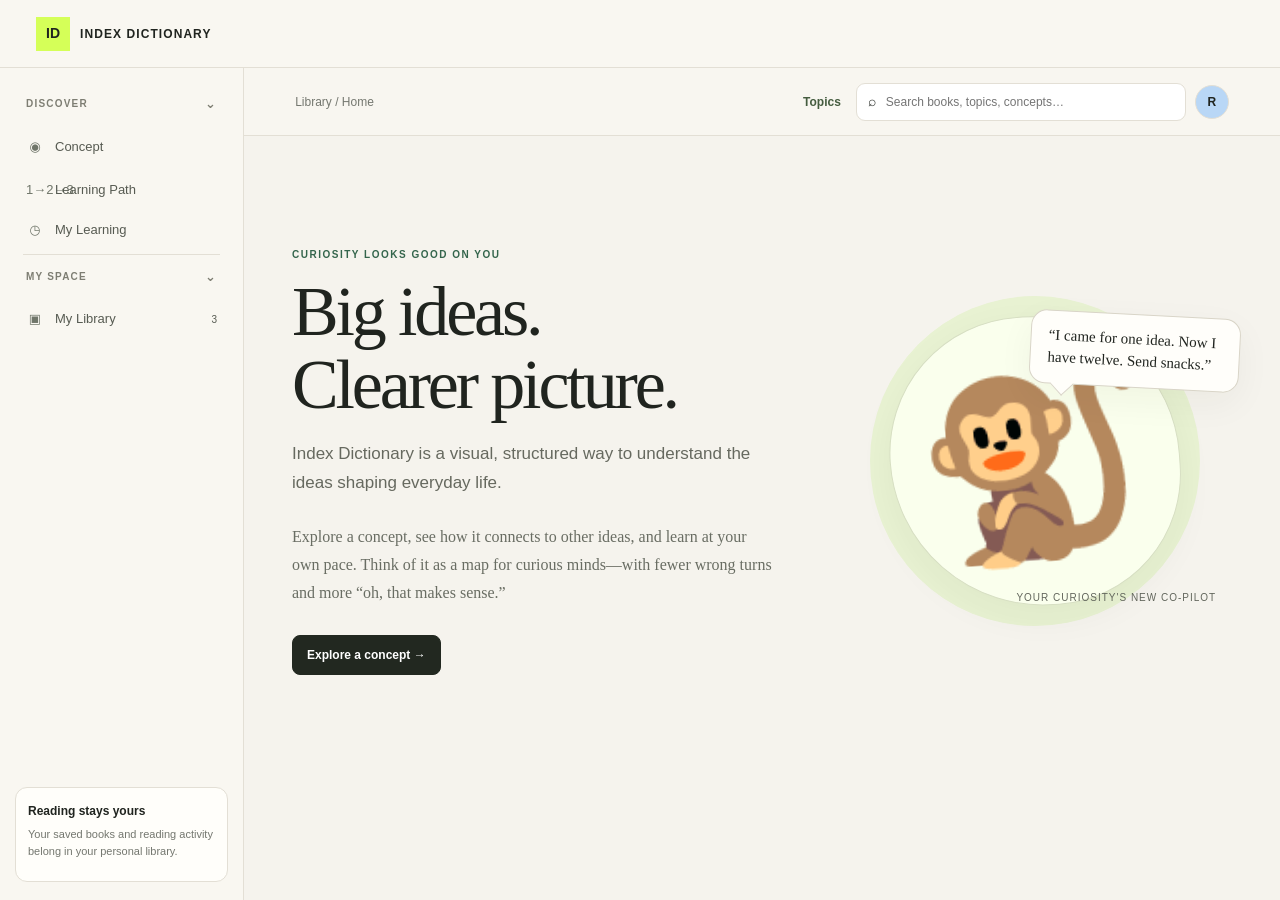
<file: index-dictionary-ui-ux-prototype-v1.html>
<!doctype html>
<html lang="en">
<head>
<meta charset="utf-8">
<meta name="viewport" content="width=device-width, initial-scale=1">
<meta name="theme-color" content="#f5f3ed">
<title>Index Dictionary — UI/UX Prototype</title>
<style>
:root{--bg:#f5f3ed;--paper:#fffefa;--ink:#20241f;--muted:#74776f;--line:#e3dfd5;--lime:#d5ff58;--blue:#b9d7f6;--orange:#ff8e62;--green:#34654c;--shadow:0 12px 36px #24271b0c}
*{box-sizing:border-box}body{margin:0;background:var(--bg);color:var(--ink);font:14px/1.5 Arial,ui-sans-serif,system-ui,sans-serif}button,input{font:inherit}button{cursor:pointer}.app{min-height:100vh;display:grid;grid-template-columns:244px minmax(0,1fr)}.sidebar{height:100vh;position:sticky;top:0;border-right:1px solid var(--line);background:#f9f7f1;padding:22px 15px;display:flex;flex-direction:column;gap:24px}.brand{display:flex;align-items:center;gap:10px;padding:0 8px;font-weight:900;letter-spacing:.09em;font-size:12px}.brand-mark{background:var(--lime);width:34px;height:34px;display:grid;place-items:center;font-weight:900;letter-spacing:0;font-size:14px}.nav-label{font-size:10px;text-transform:uppercase;letter-spacing:.12em;color:#929087;padding:0 11px;margin:7px 0}.nav{display:grid;gap:4px}.nav button{border:0;background:transparent;color:#575b52;text-align:left;padding:10px 11px;border-radius:9px;display:flex;align-items:center;gap:11px;font-size:13px}.nav button:hover,.nav button.active{background:#ecebe3;color:#192019}.nav .ico{width:18px;text-align:center;color:#70766a}.sidebar-bottom{margin-top:auto;padding:12px;border:1px solid var(--line);border-radius:12px;background:#fffefa}.sidebar-bottom strong{font-size:12px}.sidebar-bottom p{font-size:11px;color:var(--muted);margin:5px 0 10px}.sidebar-bottom button{border:1px solid var(--line);background:#fff;border-radius:8px;padding:8px 10px;font-size:11px}.main{min-width:0}.topbar{height:68px;padding:0 clamp(18px,4vw,52px);border-bottom:1px solid var(--line);display:flex;align-items:center;justify-content:space-between;gap:18px;background:#f8f6f0}.crumb{color:var(--muted);font-size:12px}.top-actions{display:flex;align-items:center;gap:9px}.searchbox{display:flex;align-items:center;gap:8px;background:#fff;border:1px solid var(--line);border-radius:9px;padding:0 11px;width:min(330px,38vw);height:38px}.searchbox input{border:0;outline:0;background:transparent;width:100%;font-size:12px}.avatar{width:34px;height:34px;border:1px solid var(--line);border-radius:50%;display:grid;place-items:center;background:var(--blue);font-size:12px;font-weight:bold}.page-wrap{max-width:1160px;margin:0 auto;padding:clamp(22px,4vw,48px)}.view{display:none}.view.active{display:block}.eyebrow{font-size:10px;text-transform:uppercase;letter-spacing:.15em;color:var(--green);font-weight:bold}.page-title{font:500 clamp(34px,5vw,54px)/1.04 Georgia,serif;letter-spacing:-.045em;margin:9px 0 12px}.lede{color:#66695f;max-width:680px;font-size:15px;margin:0 0 25px}.hero{border:1px solid #dedfce;border-radius:16px;background:var(--lime);padding:clamp(22px,4vw,38px);display:grid;grid-template-columns:1.25fr .75fr;gap:22px;align-items:center;min-height:220px}.hero h2{font:500 clamp(35px,5vw,57px)/.98 Georgia,serif;letter-spacing:-.05em;margin:8px 0 11px}.hero p{max-width:520px;color:#414738;margin:0 0 18px}.button{border:1px solid #222820;background:#222820;color:#fff;border-radius:8px;padding:10px 14px;font-size:12px;font-weight:bold}.button.light{background:#fff;color:var(--ink);border-color:var(--line)}.button.small{padding:8px 11px}.hero-art{height:150px;display:grid;place-items:center;position:relative}.book-stack{width:130px;height:155px;background:#fffefa;border:1px solid #30352a;box-shadow:10px 9px 0 #b7d94b;transform:rotate(5deg);padding:16px;display:flex;flex-direction:column;justify-content:space-between;font:11px Georgia,serif}.book-stack b{font:24px/.95 Georgia,serif;letter-spacing:-.04em}.book-stack small{font:9px Arial,sans-serif;letter-spacing:.1em;text-transform:uppercase}.section-head{display:flex;align-items:end;justify-content:space-between;gap:12px;margin:30px 0 14px}.section-head h2{font:500 26px Georgia,serif;margin:0}.text-button{border:0;background:transparent;color:#455c3f;font-size:12px;font-weight:bold}.cards{display:grid;grid-template-columns:repeat(3,minmax(0,1fr));gap:14px}.book-card{background:var(--paper);border:1px solid var(--line);border-radius:12px;overflow:hidden;cursor:pointer;transition:transform .16s,box-shadow .16s}.book-card:hover{transform:translateY(-2px);box-shadow:var(--shadow)}.cover-art{height:148px;padding:17px;position:relative;display:flex;flex-direction:column;justify-content:space-between;overflow:hidden}.cover-art:after{content:"";position:absolute;width:115px;height:115px;border:1px solid #252a2088;border-radius:50%;right:-22px;bottom:-36px}.cover-art .smallcap{font-size:9px;text-transform:uppercase;letter-spacing:.13em}.cover-art strong{font:500 29px/.95 Georgia,serif;letter-spacing:-.04em;max-width:190px;position:relative;z-index:1}.cover-art span{font-size:10px;color:#51554c}.c1{background:#d5ff58}.c2{background:#c9dff5}.c3{background:#f7b59a}.c4{background:#ded7f5}.c5{background:#e7e3d4}.card-body{padding:13px 14px}.card-meta{display:flex;justify-content:space-between;gap:8px;font-size:10px;color:var(--muted);text-transform:uppercase;letter-spacing:.07em}.card-body h3{font:500 18px Georgia,serif;margin:8px 0 5px}.card-body p{font-size:12px;line-height:1.45;color:#73766c;margin:0 0 12px;min-height:35px}.tags{display:flex;gap:5px;flex-wrap:wrap}.tag{font-size:10px;border:1px solid var(--line);border-radius:999px;padding:4px 7px;color:#5e6258}.two-col{display:grid;grid-template-columns:minmax(0,1.5fr) minmax(230px,.7fr);gap:23px}.panel{background:var(--paper);border:1px solid var(--line);border-radius:12px;padding:17px}.panel h3{font:500 19px Georgia,serif;margin:0 0 12px}.tree{display:grid;gap:5px}.tree button{display:flex;align-items:center;gap:8px;text-align:left;padding:8px;border:0;background:transparent;border-radius:7px;color:#54584f}.tree button:hover,.tree button.selected{background:#efeee7;color:#192019}.tree .indent{padding-left:27px}.tree .indent2{padding-left:47px}.tree small{color:var(--muted);margin-left:auto}.list{display:grid;gap:9px}.list-row{display:flex;align-items:center;gap:12px;border:1px solid var(--line);border-radius:10px;background:#fffefa;padding:11px;cursor:pointer}.mini-cover{width:43px;height:51px;border:1px solid #42453c;display:grid;place-items:center;font:16px Georgia,serif;flex:0 0 auto}.list-row strong{display:block;font:16px Georgia,serif}.list-row small{color:var(--muted);font-size:11px}.empty{border:1px dashed #c9c5b9;border-radius:13px;background:#fbfaf6;padding:30px;text-align:center}.empty .empty-icon{font-size:27px}.empty h2{font:500 25px Georgia,serif;margin:8px 0}.empty p{color:var(--muted);font-size:13px;margin:0 auto 15px;max-width:380px}.filterrow{display:flex;gap:8px;flex-wrap:wrap;margin:16px 0}.chip{border:1px solid var(--line);background:#fffefa;border-radius:999px;padding:8px 11px;font-size:11px;color:#55594f}.chip.selected{background:#e8f0dc;border-color:#c4d7ad;color:#2b5638}.graphbox{background:#fbfaf6;border:1px solid var(--line);border-radius:12px;padding:16px;overflow:hidden}.graphbox svg{width:100%;height:auto;max-height:320px}.node{cursor:pointer}.node circle{stroke:#34382f;stroke-width:1.5}.node text{font:12px Arial,sans-serif;fill:#20241f}.edge{stroke:#99998d;stroke-width:1.6}.edge-label{font:10px Arial,sans-serif;fill:#74776f}.path-list{display:grid;gap:0;max-width:760px}.path-step{display:grid;grid-template-columns:40px 1fr auto;align-items:center;gap:12px;position:relative;padding:13px 0}.path-step:not(:last-child):after{content:"";position:absolute;left:19px;top:51px;bottom:-10px;border-left:1px solid #c8c5ba}.step-no{z-index:1;background:var(--lime);width:38px;height:38px;border:1px solid #30352a;border-radius:50%;display:grid;place-items:center;font-weight:bold}.step-copy strong{font:18px Georgia,serif}.step-copy small{display:block;color:var(--muted);font-size:11px;margin-top:3px}.step-action{border:1px solid var(--line);background:#fffefa;border-radius:8px;padding:8px 10px;font-size:11px}.library-tabs{display:flex;gap:8px;border-bottom:1px solid var(--line);margin:18px 0}.library-tabs button{border:0;background:transparent;padding:10px 7px;color:#74776f;border-bottom:2px solid transparent}.library-tabs button.active{color:#20241f;border-color:#20241f}.library-stats{display:flex;gap:9px;flex-wrap:wrap;margin:20px 0}.stat{padding:13px 16px;border:1px solid var(--line);border-radius:10px;background:#fffefa;min-width:130px}.stat b{display:block;font:24px Georgia,serif}.stat span{font-size:10px;color:var(--muted);text-transform:uppercase;letter-spacing:.08em}.reader-view{height:calc(100vh - 68px);display:none;grid-template-rows:54px minmax(0,1fr);background:#e8e5dc}.reader-view.active{display:grid}.reader-bar{background:#f9f7f1;border-bottom:1px solid var(--line);display:flex;align-items:center;justify-content:space-between;gap:12px;padding:0 18px}.reader-bar .left,.reader-bar .right{display:flex;align-items:center;gap:10px}.reader-bar strong{font:16px Georgia,serif}.reader-bar small{font-size:10px;color:var(--muted)}.reader-bar button{border:1px solid var(--line);background:#fffefa;border-radius:8px;padding:7px 10px;font-size:11px}.reader-frame-wrap{min-height:0;display:flex;justify-content:center;padding:12px}.reader-frame{width:min(100%,1100px);height:100%;border:1px solid #d2cdc0;border-radius:12px;background:#f7f3eb;overflow:hidden;box-shadow:0 10px 30px #24271b10}.reader-frame iframe{display:block;width:100%;height:100%;border:0}.prototype-note{position:fixed;right:15px;bottom:14px;padding:8px 10px;border:1px solid #dedacf;border-radius:8px;background:#fffefaed;color:#75766e;font-size:10px;z-index:10}.toast{position:fixed;left:50%;bottom:24px;transform:translate(-50%,15px);opacity:0;pointer-events:none;background:#222820;color:#fff;padding:10px 14px;border-radius:8px;font-size:12px;transition:.2s;z-index:20}.toast.show{opacity:1;transform:translate(-50%,0)}.mobile-menu{display:none}
.prototype-disclaimer{margin:-15px 0 18px;color:var(--muted);font-size:11px}.toast{position:fixed;left:50%;bottom:24px;transform:translate(-50%,15px);opacity:0;pointer-events:none;background:#222820;color:#fff;padding:10px 14px;border-radius:8px;font-size:12px;transition:.2s;z-index:20}.toast.show{opacity:1;transform:translate(-50%,0)}.mobile-menu{display:none}
@media(max-width:960px){.app{grid-template-columns:205px minmax(0,1fr)}.cards{grid-template-columns:repeat(2,minmax(0,1fr))}.two-col{grid-template-columns:1fr}.sidebar{padding-inline:11px}}
@media(max-width:650px){.app{display:block}.sidebar{position:fixed;z-index:30;left:0;top:0;width:245px;transform:translateX(-105%);transition:transform .2s;box-shadow:12px 0 30px #0001}.sidebar.open{transform:translateX(0)}.mobile-menu{display:inline-grid;place-items:center;border:1px solid var(--line);border-radius:8px;background:#fffefa;width:36px;height:36px}.topbar{padding:0 12px;height:60px}.searchbox{width:min(230px,55vw)}.page-wrap{padding:22px 15px}.hero{grid-template-columns:1fr}.hero-art{display:none}.cards{grid-template-columns:1fr 1fr;gap:9px}.cover-art{height:125px;padding:12px}.cover-art strong{font-size:24px}.card-body{padding:10px}.card-body h3{font-size:16px}.card-body p{font-size:11px}.reader-view{height:calc(100vh - 60px)}.reader-bar{padding:0 9px}.reader-bar strong{font-size:13px}.reader-bar small{display:none}.reader-frame-wrap{padding:5px}.reader-frame{border-radius:7px}.prototype-note{display:none}}
@media(max-width:390px){.cards{grid-template-columns:1fr}.top-actions{gap:5px}.searchbox{width:55vw}}
.site-header{height:68px;position:sticky;top:0;z-index:40;padding:0 clamp(16px,3vw,32px);border-bottom:1px solid var(--line);display:flex;align-items:center;gap:16px;background:#f9f7f1}
.site-brand{display:inline-flex;align-items:center;gap:10px;padding:0 4px;color:var(--ink);text-decoration:none;font-size:12px;font-weight:900;letter-spacing:.09em}
.site-brand .brand-mark{width:34px;height:34px;display:grid;place-items:center;background:var(--lime);font-size:14px;letter-spacing:0}
.site-brand:hover{opacity:.8}
.mobile-menu{display:none}
.app{min-height:calc(100vh - 68px);grid-template-columns:244px minmax(0,1fr);align-items:start}
.sidebar{height:calc(100vh - 68px);position:sticky;top:68px;gap:16px;overflow:auto;padding:18px 15px}
.sidebar .brand{display:none}
.nav-section{display:grid;gap:5px}
.nav-section-toggle{width:100%;padding:8px 11px;display:flex;justify-content:space-between;align-items:center;border:0;border-radius:8px;background:transparent;color:#7e7e73;text-align:left;font-size:10px;font-weight:700;letter-spacing:.12em;text-transform:uppercase}
.nav-section-toggle:hover{background:#efeee7;color:var(--ink)}
.nav-section-toggle .chevron{font-size:13px;transition:transform .15s}
.nav-section-toggle[aria-expanded="false"] .chevron{transform:rotate(-90deg)}
.nav-section-toggle[aria-expanded="true"] .chevron{transform:rotate(0)}
.nav[hidden]{display:none}
.nav-section .nav{gap:3px}
.nav button{min-height:40px}
.nav button.active{font-weight:700}
.nav-separator{height:1px;background:var(--line);margin:4px 8px}
.main{min-width:0}
.topbar{position:sticky;top:68px;z-index:20}
.sidebar-backdrop{display:none}
.home-welcome{min-height:min(650px,calc(100vh - 130px));display:grid;grid-template-columns:minmax(0,1.1fr) minmax(260px,.9fr);align-items:center;gap:clamp(24px,5vw,72px);padding-block:clamp(38px,7vw,86px)}
.home-copy{max-width:620px}
.home-copy .page-title{font-size:clamp(44px,6vw,70px);margin:14px 0 18px}
.home-copy .lede{font-size:17px;line-height:1.7;max-width:590px}
.home-copy .home-detail{max-width:550px;color:#696d63;font:16px/1.75 Georgia,serif}
.mascot-scene{min-height:350px;display:grid;place-items:center;position:relative}
.mascot-halo{position:absolute;width:min(330px,78vw);aspect-ratio:1;border-radius:50%;background:#e8f2d2}
.mascot{position:relative;z-index:1;width:min(290px,70vw);aspect-ratio:1;display:grid;place-items:center;border:1px solid #d7dfc3;border-radius:48% 52% 46% 54%;background:#faffed;font-size:clamp(130px,18vw,190px);transform:rotate(-4deg);box-shadow:var(--shadow)}
.mascot-bubble{position:absolute;z-index:2;top:8%;right:-2%;max-width:210px;padding:14px 17px;border:1px solid #d9d5c8;border-radius:16px;background:var(--paper);box-shadow:var(--shadow);font:15px/1.45 Georgia,serif;transform:rotate(3deg)}
.mascot-bubble:after{content:"";position:absolute;left:24px;bottom:-9px;width:16px;height:16px;border-right:1px solid #d9d5c8;border-bottom:1px solid #d9d5c8;background:var(--paper);transform:rotate(45deg)}
.mascot-caption{position:absolute;z-index:2;bottom:9%;right:4%;color:#62665c;font-size:10px;letter-spacing:.1em;text-transform:uppercase}
.home-action{margin-top:12px}
.learning-summary{max-width:760px;margin-top:28px}
.learning-summary .list-row{cursor:default}
.learning-summary .list-row button{margin-left:auto}
.reader-view{height:calc(100vh - 68px);height:calc(100dvh - 68px);grid-template-rows:54px minmax(0,1fr)}
.reader-view.active{display:grid}
.reader-bar{position:sticky;top:68px;z-index:10}
.reader-frame-wrap{min-height:0}
.view-reader.active{display:block}
.topbar.reader-hidden{display:none!important}
@media(max-width:960px){.app{grid-template-columns:210px minmax(0,1fr)}.home-welcome{grid-template-columns:minmax(0,1fr) minmax(220px,.8fr)}.mascot-scene{min-height:300px}.mascot-bubble{right:-4%}}
@media(max-width:650px){:root{--header-height:60px}.site-header{height:60px;padding:0 12px;gap:9px}.site-brand{font-size:11px;gap:8px;padding:0}.site-brand .brand-mark{width:34px;height:34px}.mobile-menu{display:inline-grid;flex:0 0 auto;place-items:center;width:36px;height:36px;border:1px solid var(--line);border-radius:8px;background:#fffefa;color:var(--ink)}.app{display:block;min-height:calc(100vh - 60px)}.sidebar{position:fixed;z-index:35;left:0;top:60px;width:min(280px,84vw);height:calc(100vh - 60px);height:calc(100dvh - 60px);padding:17px 13px;transform:translateX(-105%);transition:transform .2s;box-shadow:12px 0 30px #0001}.sidebar.open{transform:translateX(0)}body.sidebar-open{overflow:hidden}.sidebar-backdrop{position:fixed;z-index:34;top:60px;right:0;bottom:0;left:min(280px,84vw);border:0;background:#161a1666}.sidebar-backdrop.visible{display:block}.main{width:100%}.topbar{top:60px;height:58px;padding:0 12px}.crumb{font-size:11px}.searchbox{width:min(230px,50vw)}.page-wrap{padding:22px 15px}.home-welcome{min-height:auto;grid-template-columns:1fr;gap:12px;padding-top:35px;padding-bottom:38px}.home-copy .page-title{font-size:clamp(42px,12vw,58px)}.home-copy .lede{font-size:15px}.home-copy .home-detail{font-size:15px}.mascot-scene{min-height:260px;grid-row:1}.mascot-halo{width:220px}.mascot{width:205px;font-size:135px}.mascot-bubble{top:2%;right:0;max-width:175px;padding:11px 13px;font-size:13px}.mascot-caption{bottom:0;right:8%}.reader-view{height:calc(100vh - 60px);height:calc(100dvh - 60px);grid-template-rows:52px minmax(0,1fr)}.reader-bar{top:60px;padding:0 9px}.reader-bar strong{font-size:13px}.reader-bar small{display:none}.reader-frame-wrap{padding:5px}.reader-frame{border-radius:7px}.prototype-note{display:none}.path-step{grid-template-columns:40px minmax(0,1fr);}.step-action{grid-column:2;justify-self:start}}
@media(max-width:390px){.topbar .searchbox{width:46vw}.topbar .top-actions{gap:5px}.mascot-scene{min-height:230px}}
@media(prefers-reduced-motion:reduce){.nav-section-toggle .chevron,.sidebar{transition:none}}
</style>
</head>
<body>
<header class="site-header" id="siteHeader">
  <button class="mobile-menu" id="mobileMenu" aria-label="Open navigation" aria-controls="sidebar" aria-expanded="false">☰</button>
  <a class="site-brand" href="#" data-view="home" aria-label="Index Dictionary home"><span class="brand-mark">ID</span><span>INDEX DICTIONARY</span></a>
</header>
<button class="sidebar-backdrop" id="sidebarBackdrop" aria-label="Close navigation" hidden></button>
<div class="app">
  <aside class="sidebar" id="sidebar">
    <div>
      <section class="nav-section" aria-label="Discover navigation">
        <button class="nav-section-toggle" id="discoverToggle" data-group-toggle aria-expanded="true" aria-controls="discoverNav"><span>Discover</span><span class="chevron" aria-hidden="true">⌄</span></button>
        <nav class="nav" id="discoverNav" aria-label="Discover" >
          <button data-view="concepts"><span class="ico">◉</span>Concept</button>
          <button data-view="paths"><span class="ico">1→2→3</span>Learning Path</button>
        </nav>
      </section>
      <nav class="nav" aria-label="My Learning">
        <button data-view="my-learning"><span class="ico">◷</span>My Learning</button>
      </nav>
      <div class="nav-separator" aria-hidden="true"></div>
      <section class="nav-section" aria-label="My Space navigation">
        <button class="nav-section-toggle" id="mySpaceToggle" data-group-toggle aria-expanded="true" aria-controls="mySpaceNav"><span>My Space</span><span class="chevron" aria-hidden="true">⌄</span></button>
        <nav class="nav" id="mySpaceNav" aria-label="My Space">
          <button data-view="library"><span class="ico">▣</span>My Library <span style="margin-left:auto;font-size:10px">3</span></button>
        </nav>
      </section>
    </div>
    <div class="sidebar-bottom"><strong>Reading stays yours</strong><p>Your saved books and reading activity belong in your personal library.</p><input id="fileInput" type="file" accept=".html,.htm,text/html" hidden></div>
  </aside>
  <div class="main">
    <header class="topbar" id="topbar">
      <div class="crumb" id="crumb">Library / Home</div>
      <div class="top-actions"><button class="text-button" data-view="topics" aria-label="Browse topics">Topics</button><label class="searchbox"><span>⌕</span><input id="globalSearch" placeholder="Search books, topics, concepts…" aria-label="Search books"></label><div class="avatar" title="Local reader">R</div></div>
    </header>
    <main>
      <section class="view active" id="view-home">
        <div class="page-wrap home-welcome">
          <div class="home-copy">
            <div class="eyebrow">Curiosity looks good on you</div>
            <h1 class="page-title">Big ideas.<br>Clearer picture.</h1>
            <p class="lede">Index Dictionary is a visual, structured way to understand the ideas shaping everyday life.</p>
            <p class="home-detail">Explore a concept, see how it connects to other ideas, and learn at your own pace. Think of it as a map for curious minds—with fewer wrong turns and more “oh, that makes sense.”</p>
            <button class="button home-action" data-view="concepts">Explore a concept <span aria-hidden="true">→</span></button>
          </div>
          <div class="mascot-scene">
            <div class="mascot-halo" aria-hidden="true"></div>
            <div class="mascot" role="img" aria-label="A cheerful monkey mascot">🐒</div>
            <div class="mascot-bubble">“I came for one idea. Now I have twelve. Send snacks.”</div>
            <div class="mascot-caption">Your curiosity's new co-pilot</div>
          </div>
        </div>
      </section>
      <section class="view" id="view-my-learning">
        <div class="page-wrap">
          <div class="eyebrow">Your learning</div>
          <h1 class="page-title">Keep the ideas moving.</h1>
          <p class="lede">Pick up a book you started or return to a learning sequence.</p>
          <div class="panel learning-summary">
            <div class="eyebrow">In progress</div>
            <h2 style="font:500 27px Georgia,serif;margin:8px 0">The Attention Economy</h2>
            <p style="font-size:13px;color:var(--muted)">Your last open book in this prototype. Reading progress is shown as a sample.</p>
            <button class="button" data-open="book-01">Continue reading →</button>
          </div>
          <div class="panel learning-summary">
            <div class="eyebrow">Learning sequence</div>
            <h2 style="font:500 24px Georgia,serif;margin:8px 0">Understand attention by design</h2>
            <p style="font-size:13px;color:var(--muted)">Three short books, arranged to build one idea at a time.</p>
            <button class="button light" data-view="paths">Open Learning Path →</button>
          </div>
        </div>
      </section>
      <section class="view" id="view-search">
        <div class="page-wrap">
          <div class="eyebrow">Discover</div><h1 class="page-title">Search the library.</h1><p class="lede">Search across book titles, descriptions, topics, and concepts.</p><p class="prototype-disclaimer">Prototype note: the five sample entries are separate copies of the same source book.</p>
          <label class="searchbox" style="width:min(620px,100%);height:48px"><span>⌕</span><input id="pageSearch" placeholder="Try “attention”, “technology”, or “incentives”…" aria-label="Search catalog"></label>
          <div class="filterrow"><button class="chip selected" data-filter="All">All books</button><button class="chip" data-filter="Human Nature">Human Nature</button><button class="chip" data-filter="Technology">Technology</button><button class="chip" data-filter="Design">Design</button><button class="chip" data-filter="In a learning path">In a learning path</button></div>
          <p id="resultCount" style="font-size:11px;color:var(--muted)"></p><div class="cards" id="searchCards"></div>
          <div class="empty" id="noResults" hidden><div class="empty-icon">⌕</div><h2>No books found</h2><p>We couldn’t find a match for “<strong id="emptyQuery"></strong>”. Try another search or browse the full catalog.</p><button class="button" id="clearSearch">Clear search</button></div>
        </div>
      </section>
      <section class="view" id="view-topics">
        <div class="page-wrap"><div class="eyebrow">Browse by subject</div><h1 class="page-title">Topics, connected.</h1><p class="lede">Move from broad areas of curiosity to focused subjects.</p>
          <div class="two-col"><div class="panel"><h3>Topic taxonomy</h3><div class="tree">
            <button class="selected" data-topic="All"><span>⌄</span> Ideas <small>5</small></button>
            <button class="indent" data-topic="Human Nature"><span>⌄</span> Human nature & thinking <small>2</small></button>
            <button class="indent2" data-topic="Attention & focus">Attention & focus <small>2</small></button>
            <button class="indent2" data-topic="Beliefs & bias">Beliefs & bias <small>0</small></button>
            <button class="indent" data-topic="Technology"><span>⌄</span> Technology & systems <small>2</small></button>
            <button class="indent2" data-topic="Digital products">Digital products <small>2</small></button>
            <button class="indent" data-topic="Design & society">Design & society <small>1</small></button>
          </div></div><div><h3 style="font:500 20px Georgia,serif">Books in <span id="topicName">Ideas</span></h3><div class="list" id="topicBooks"></div></div></div>
        </div>
      </section>
      <section class="view" id="view-concepts">
        <div class="page-wrap"><div class="eyebrow">Explore connections</div><h1 class="page-title">Follow an idea.</h1><p class="lede">The knowledge graph shows how concepts relate. It suggests connections—not what order you must learn them in.</p>
          <div class="two-col"><div class="graphbox"><svg viewBox="0 0 660 340" role="img" aria-label="Knowledge graph connecting Attention to Incentives, Engagement, and Interface design">
            <defs><marker id="arr" markerWidth="8" markerHeight="8" refX="6" refY="3" orient="auto"><path d="M0 0L6 3L0 6Z" fill="#99998d"/></marker></defs>
            <path class="edge" marker-end="url(#arr)" d="M165 165L278 91"/><text class="edge-label" x="190" y="113">competes for</text>
            <path class="edge" marker-end="url(#arr)" d="M165 177L292 250"/><text class="edge-label" x="191" y="231">measured as</text>
            <path class="edge" marker-end="url(#arr)" d="M375 94L497 159"/><text class="edge-label" x="414" y="113">shapes</text>
            <path class="edge" marker-end="url(#arr)" d="M380 248L503 181"/><text class="edge-label" x="421" y="228">informs</text>
            <g class="node" data-concept="Attention"><circle cx="115" cy="170" r="48" fill="#d5ff58"/><text x="115" y="174" text-anchor="middle">Attention</text></g>
            <g class="node" data-concept="Incentives"><circle cx="330" cy="83" r="45" fill="#b9d7f6"/><text x="330" y="87" text-anchor="middle">Incentives</text></g>
            <g class="node" data-concept="Engagement"><circle cx="330" cy="258" r="49" fill="#ffb99d"/><text x="330" y="262" text-anchor="middle">Engagement</text></g>
            <g class="node" data-concept="Interface design"><circle cx="548" cy="170" r="53" fill="#ded7f5"/><text x="548" y="174" text-anchor="middle">Interface design</text></g>
          </svg><p style="font-size:10px;color:var(--muted);margin:0">Select a concept to see linked books. Edges are editorially curated.</p></div>
          <div class="panel"><div class="eyebrow">Selected concept</div><h3 id="conceptName" style="font-size:26px;margin:8px 0">Attention</h3><p id="conceptDescription" style="font-size:12px;color:var(--muted)">A limited human resource that products and systems compete to capture.</p><h3 style="margin-top:21px">Books that explain it</h3><div class="list" id="conceptBooks"></div></div></div>
        </div>
      </section>
      <section class="view" id="view-paths">
        <div class="page-wrap"><div class="eyebrow">Curated learning sequence</div><h1 class="page-title">Understand attention<br>by design.</h1><p class="lede">Three books, in an intentional order. Take the path at your own pace.</p><div class="panel" style="max-width:790px;margin-bottom:15px"><div style="display:flex;justify-content:space-between;gap:12px;align-items:center"><div><strong>0 of 3 books complete</strong><div style="font-size:11px;color:var(--muted);margin-top:4px">About 25 minutes · Optional completion stays on this device</div></div><span class="tag">BEGINNER</span></div><div style="height:4px;background:#eeece4;margin-top:14px;border-radius:4px"><span style="display:block;width:8%;height:100%;background:#a9cf42;border-radius:4px"></span></div></div><div class="path-list" id="pathSteps"></div></div>
      </section>
      <section class="view" id="view-library">
        <div class="page-wrap"><div class="eyebrow">Your space · Stored on this device</div><h1 class="page-title">My Library.</h1><p class="lede">Saved books, your imports, and where you left off.</p><div class="library-stats"><div class="stat"><b>3</b><span>Saved books</span></div><div class="stat"><b>1</b><span>In progress</span></div><div class="stat"><b>1</b><span>Collection</span></div></div><div class="library-tabs"><button class="active" data-tab="All">All books</button><button data-tab="In progress">In progress</button><button data-tab="Saved">Saved</button><button data-tab="Imported">Imported</button></div><div class="section-head" style="margin-top:16px"><h2 style="font-size:22px">Continue reading</h2><button class="button small light" id="importBtn2">＋ Import HTML</button></div><div class="list" id="libraryList"></div><div class="panel" style="margin-top:22px"><div class="eyebrow">Personal collection</div><h3 style="margin:7px 0">Design & attention <span style="font:12px Arial;color:var(--muted)">· 3 books</span></h3><div class="tags"><span class="tag">Attention Economy 01</span><span class="tag">Attention Economy 02</span><span class="tag">Attention Economy 03</span></div></div></div>
      </section>
      <section class="view" id="view-reader">
        <div class="reader-view active">
          <div class="reader-bar"><div class="left"><button id="backToCatalog">← Library</button><div><strong id="readerTitle">The Attention Economy</strong><br><small id="readerMeta">A short visual book · Sample 01</small></div></div><div class="right"><button id="bookmarkCurrent">☆ Save</button><button id="readerMenu">Book info</button></div></div>
          <div class="reader-frame-wrap"><div class="reader-frame"><iframe id="bookFrame" title="Book reading canvas" sandbox="allow-scripts" referrerpolicy="no-referrer"></iframe></div></div>
        </div>
      </section>
    </main>
  </div>
</div>
<div class="toast" id="toast" role="status" aria-live="polite"></div>
<script>
(()=> {
  const books=[
    {id:'book-01',title:'The Attention Economy · 01',realTitle:'The Attention Economy',file:'book/book-01.html',desc:'Who controls your attention, and who profits from it?',topic:'Human Nature',subtopic:'Attention & focus',concepts:['Attention','Incentives'],tags:['Focus','Technology'],tone:'c1',status:'In progress'},
    {id:'book-02',title:'The Attention Economy · 02',realTitle:'The Attention Economy',file:'book/book-02.html',desc:'A second copy of the sample book for independent reader testing.',topic:'Technology',subtopic:'Digital products',concepts:['Attention','Engagement'],tags:['Systems','Technology'],tone:'c2',status:'Saved'},
    {id:'book-03',title:'The Attention Economy · 03',realTitle:'The Attention Economy',file:'book/book-03.html',desc:'Explore a separate book entry, route, and reading state.',topic:'Design & society',subtopic:'Design & society',concepts:['Incentives','Interface design'],tags:['Design','Culture'],tone:'c3',status:'Saved'},
    {id:'book-04',title:'The Attention Economy · 04',realTitle:'The Attention Economy',file:'book/book-04.html',desc:'A fourth independent sample entry in the growing catalog.',topic:'Human Nature',subtopic:'Attention & focus',concepts:['Attention','Engagement'],tags:['Learning','Focus'],tone:'c4',status:'In catalog'},
    {id:'book-05',title:'The Attention Economy · 05',realTitle:'The Attention Economy',file:'book/book-05.html',desc:'A fifth copy to investigate discovery and personal organization.',topic:'Technology',subtopic:'Digital products',concepts:['Interface design','Engagement'],tags:['Technology','Design'],tone:'c5',status:'In catalog'}
  ];
  const views=['home','my-learning','search','topics','concepts','paths','library','reader'];
  const $=id=>document.getElementById(id);
  let selectedFilter='All',selectedTab='All',activeBook=books[0];
  function toast(text){const t=$('toast');t.textContent=text;t.classList.add('show');setTimeout(()=>t.classList.remove('show'),2100)}
  function card(b){return `<article class="book-card" tabindex="0" data-open="${b.id}" aria-label="Open ${b.title}"><div class="cover-art ${b.tone}"><span class="smallcap">Index Dictionary · Sample</span><strong>The Attention<br>Economy</strong><span>Copy ${b.id.slice(-2)}</span></div><div class="card-body"><div class="card-meta"><span>${b.topic}</span><span>${b.status}</span></div><h3>${b.title}</h3><p>${b.desc}</p><div class="tags">${b.tags.map(t=>`<span class="tag">${t}</span>`).join('')}</div></div></article>`}
  function row(b){return `<div class="list-row" tabindex="0" data-open="${b.id}"><div class="mini-cover ${b.tone}">${b.id.slice(-2)}</div><div style="min-width:0;flex:1"><strong>${b.title}</strong><small>${b.status} · ${b.topic} · 10 min</small></div><span aria-hidden="true">→</span></div>`}
  const searchInput=$('pageSearch');
  function renderSearch(query=searchInput.value){
    const q=query.trim().toLowerCase();
    let matches=books.filter(b=>!q||[b.title,b.desc,b.topic,...b.tags,...b.concepts].join(' ').toLowerCase().includes(q));
    if(selectedFilter!=='All')    matches=matches.filter(b=>selectedFilter==='In a learning path'?['book-01','book-02','book-03'].includes(b.id):b.topic.includes(selectedFilter));
    $('resultCount').textContent=`${matches.length} ${matches.length===1?'book':'books'} found`;
    $('searchCards').innerHTML=matches.map(card).join('');
    $('noResults').hidden=matches.length>0;
    $('emptyQuery').textContent=query;
  }
  renderSearch('');
  function renderTopic(topic='All'){
    $('topicName').textContent=topic==='All'?'Ideas':topic;
    $('topicBooks').innerHTML=books.filter(b=>topic==='All'||b.topic===topic||b.subtopic===topic).map(row).join('');
  }
  renderTopic();
  const conceptDescriptions={
    'Attention':'A limited human resource that products and systems compete to capture.',
    'Incentives':'The rewards and goals that influence how a product or organization behaves.',
    'Engagement':'A measurable signal such as time, clicks, or return visits—not automatically a measure of user value.',
    'Interface design':'The choices in a screen or interaction that shape what becomes easy, visible, or compelling.'
  };
  function renderConcept(name='Attention'){
    $('conceptName').textContent=name;
    $('conceptDescription').textContent=conceptDescriptions[name]||'An idea connected to the systems in this learning library.';
    $('conceptBooks').innerHTML=books.filter(b=>b.concepts.includes(name)).map(row).join('');
  }
  renderConcept();
  $('pathSteps').innerHTML=books.slice(0,3).map((b,i)=>`<div class="path-step"><span class="step-no">${i+1}</span><div class="step-copy"><strong>${b.title}</strong><small>${i===0?'Begin with the core idea':i===1?'Follow the system and incentives':'Connect the idea to design choices'} · 8–10 min</small></div><button class="step-action" data-open="${b.id}">${i===0?'Start book':'Open book'} →</button></div>`).join('');
  function renderLibrary(){
    let list=books.filter(b=>selectedTab==='All'?(b.status==='Saved'||b.status==='In progress'):(selectedTab==='In progress'?b.status==='In progress':selectedTab==='Saved'?b.status==='Saved':false));
    $('libraryList').innerHTML=list.length?list.map(row).join(''):`<div class="empty"><div class="empty-icon">▣</div><h2>No imported books yet</h2><p>Import a standalone HTML file to keep a personal copy on this device.</p><button class="button small" id="emptyImport">Import HTML</button></div>`;
  }
  renderLibrary();
  function showView(name){
    if(!views.includes(name))return;
    if(name!=='reader'&&location.hash.startsWith('#read/'))history.replaceState({view:name},'',location.pathname+location.search);
    views.forEach(v=>{const section=$(`view-${v}`);if(section)section.classList.toggle('active',v===name)});
    document.querySelectorAll('.nav button[data-view]').forEach(b=>b.classList.toggle('active',b.dataset.view===name));
    $('crumb').textContent=`Library / ${name==='reader'?'Reading':name[0].toUpperCase()+name.slice(1)}`;
    $('topbar').classList.toggle('reader-hidden',name==='reader');
    if(name==='search'){renderSearch($('globalSearch').value);searchInput.value=$('globalSearch').value}
    closeSidebar();
    window.scrollTo(0,0);
  }
  function setGroupExpanded(toggle,nav,expanded){
    toggle.setAttribute('aria-expanded',String(expanded));
    nav.hidden=!expanded;
  }
  function syncSidebarAccessibility(){
    const closedMobile=window.matchMedia('(max-width: 650px)').matches&&!$('sidebar').classList.contains('open');
    $('sidebar').inert=closedMobile;
    $('sidebar').setAttribute('aria-hidden',String(closedMobile));
  }
  function closeSidebar(){
    $('sidebar').classList.remove('open');
    document.body.classList.remove('sidebar-open');
    $('mobileMenu').setAttribute('aria-expanded','false');
    $('mobileMenu').setAttribute('aria-label','Open navigation');
    $('sidebarBackdrop').classList.remove('visible');
    $('sidebarBackdrop').hidden=true;
    syncSidebarAccessibility();
  }
  function toggleSidebar(){
    const open=!$('sidebar').classList.contains('open');
    $('sidebar').classList.toggle('open',open);
    document.body.classList.toggle('sidebar-open',open);
    $('mobileMenu').setAttribute('aria-expanded',String(open));
    $('mobileMenu').setAttribute('aria-label',open?'Close navigation':'Open navigation');
    $('sidebarBackdrop').hidden=!open;
    $('sidebarBackdrop').classList.toggle('visible',open);
    syncSidebarAccessibility();
  }
  window.addEventListener('resize',syncSidebarAccessibility);
  syncSidebarAccessibility();
  function openBook(id){
    const b=books.find(x=>x.id===id);if(!b)return;
    activeBook=b;
    $('readerTitle').textContent=b.title;
    $('readerMeta').textContent=`Independent HTML book · Sample ${id.slice(-2)} · Gestures owned by book`;
    $('bookFrame').src=b.file;
    try{$('bookmarkCurrent').textContent=localStorage.getItem(`saved-${id}`)?'★ Saved':'☆ Save'}catch{$('bookmarkCurrent').textContent='☆ Save'}
    history.pushState({view:'reader',book:id},'',`#read/${id}`);
    showView('reader');
  }
  document.addEventListener('click',e=>{
    const groupToggle=e.target.closest('[data-group-toggle]');
    if(groupToggle){
      const nav=$(groupToggle.getAttribute('aria-controls'));
      setGroupExpanded(groupToggle,nav,groupToggle.getAttribute('aria-expanded')!=='true');
      return;
    }
    const opener=e.target.closest('[data-open]');if(opener){openBook(opener.dataset.open);return}
    const nav=e.target.closest('[data-view]');if(nav){e.preventDefault();showView(nav.dataset.view);return}
    const topic=e.target.closest('[data-topic]');if(topic){document.querySelectorAll('[data-topic]').forEach(x=>x.classList.remove('selected'));topic.classList.add('selected');renderTopic(topic.dataset.topic);return}
    const concept=e.target.closest('[data-concept]');if(concept){renderConcept(concept.dataset.concept);return}
    if(e.target.closest('#emptyImport'))selectFile();
  });
  document.addEventListener('keydown',e=>{if((e.key==='Enter'||e.key===' ')&&e.target.matches('[data-open]')){e.preventDefault();openBook(e.target.dataset.open)}});
  document.querySelectorAll('[data-filter]').forEach(btn=>btn.addEventListener('click',()=>{document.querySelectorAll('[data-filter]').forEach(b=>b.classList.remove('selected'));btn.classList.add('selected');selectedFilter=btn.dataset.filter;renderSearch()}));
  document.querySelectorAll('[data-tab]').forEach(btn=>btn.addEventListener('click',()=>{document.querySelectorAll('[data-tab]').forEach(b=>b.classList.remove('active'));btn.classList.add('active');selectedTab=btn.dataset.tab;renderLibrary()}));
  searchInput.addEventListener('input',()=>{ $('globalSearch').value=searchInput.value;renderSearch()});
  $('globalSearch').addEventListener('input',()=>{searchInput.value=$('globalSearch').value;renderSearch($('globalSearch').value);if($('globalSearch').value)showView('search')});
  $('clearSearch').addEventListener('click',()=>{$('globalSearch').value='';searchInput.value='';renderSearch('');searchInput.focus()});
  $('backToCatalog').addEventListener('click',()=>{history.replaceState({view:'home'},'',location.pathname);showView('home')});
  $('bookmarkCurrent').addEventListener('click',()=>{try{const key=`saved-${activeBook.id}`,saved=localStorage.getItem(key);if(saved)localStorage.removeItem(key);else localStorage.setItem(key,'1');$('bookmarkCurrent').textContent=saved?'☆ Save':'★ Saved';toast(saved?'Removed from My Library':'Saved to My Library')}catch{toast('Browser storage is unavailable; this save was not kept.')}});
  $('readerMenu').addEventListener('click',()=>toast('This HTML book owns its page design and reading gestures.'));
  $('mobileMenu').addEventListener('click',toggleSidebar);
  $('sidebarBackdrop').addEventListener('click',closeSidebar);
  document.addEventListener('keydown',e=>{if(e.key==='Escape')closeSidebar()});
  function selectFile(){ $('fileInput').click() }
  $('importBtn2').addEventListener('click',selectFile);
  $('fileInput').addEventListener('change',e=>{const f=e.target.files?.[0];if(!f)return;if(f.size>2*1024*1024){toast('Prototype limit is 2 MiB per HTML file');return}if(!/\.html?$/i.test(f.name)){toast('Choose an .html or .htm file');return}toast(`${f.name} selected — local import flow is a prototype placeholder.`);e.target.value=''});
  window.addEventListener('popstate',()=>{const id=location.hash.match(/^#read\/(book-\d+)/)?.[1];if(id)openBookFromHistory(id);else showView('home')});
  function openBookFromHistory(id){const b=books.find(x=>x.id===id);if(!b)return;activeBook=b;$('readerTitle').textContent=b.title;$('readerMeta').textContent=`Independent HTML book · Sample ${id.slice(-2)} · Gestures owned by book`;$('bookFrame').src=b.file;showView('reader')}
  const initial=location.hash.match(/^#read\/(book-\d+)/)?.[1];if(initial)openBookFromHistory(initial);
})();
</script>
</body>
</html>
</file>
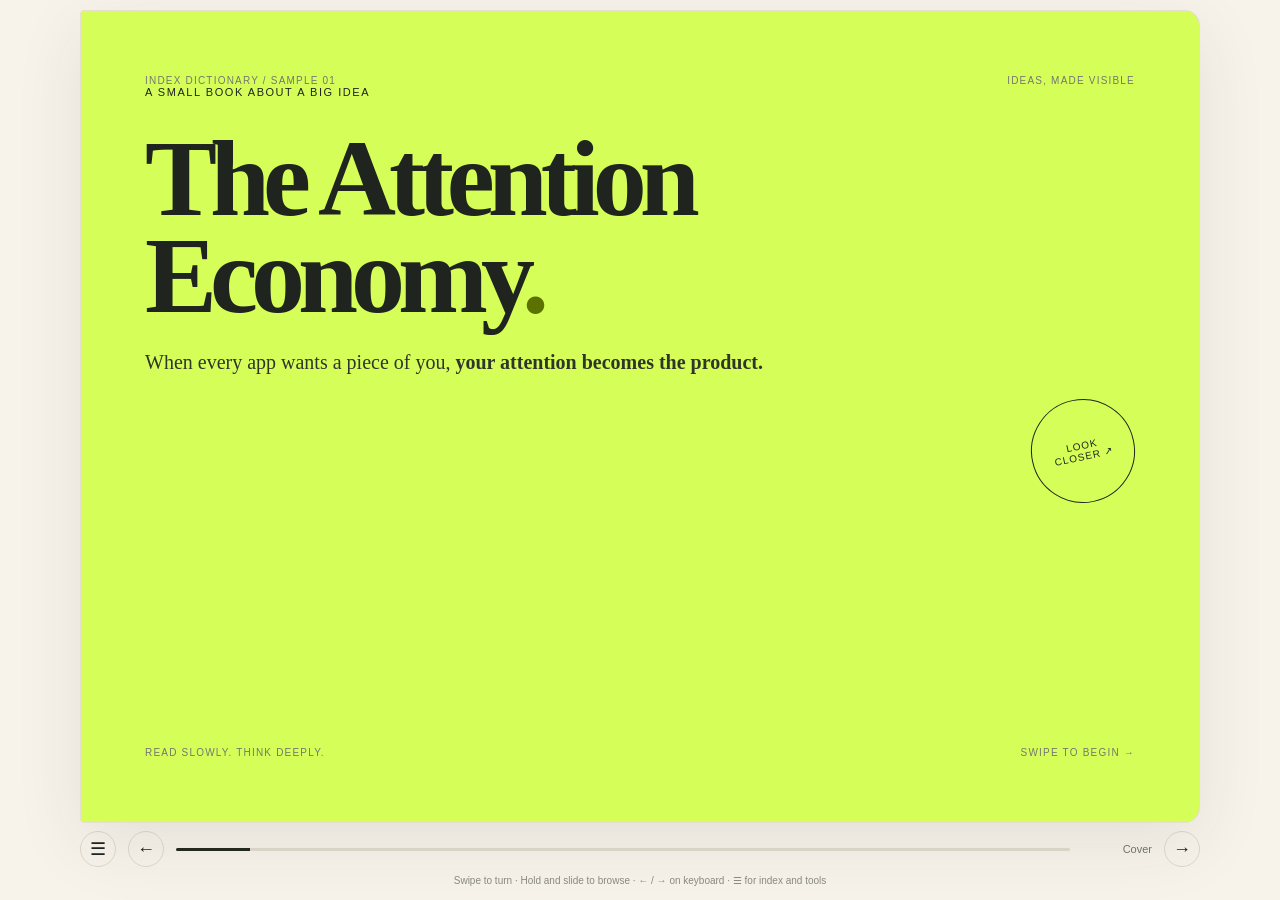
<file: book/book-01.html>
<!doctype html>
<html lang="en">
<head>
<meta charset="utf-8">
<meta name="viewport" content="width=device-width, initial-scale=1">
<meta name="theme-color" content="#f7f3eb">
<title>Index Dictionary — The Attention Economy (Sample 01)</title>
<style>
:root{--paper:#f7f3eb;--ink:#20241f;--muted:#74776f;--line:#ded8cb;--lime:#d5ff58;--blue:#b9d7f6;--orange:#ff8e62}
*{box-sizing:border-box}body{margin:0;background:var(--paper);color:var(--ink);font-family:Georgia,'Times New Roman',serif;overflow:hidden}.top{height:62px;position:fixed;z-index:5;inset:0 0 auto;display:flex;align-items:center;justify-content:space-between;padding:0 24px;background:#f7f3ebed;border-bottom:1px solid var(--line);font:12px Arial,sans-serif}.logo{font-weight:900;letter-spacing:.12em}.logo b{background:var(--lime);padding:7px;margin-right:8px}.label{color:var(--muted);text-transform:uppercase;letter-spacing:.12em;font-size:10px}.round{border:1px solid var(--line);background:transparent;width:36px;height:36px;border-radius:50%;font-size:18px;cursor:pointer;color:var(--ink)}main{height:100dvh;padding:78px 18px 18px;display:flex;flex-direction:column;align-items:center;justify-content:center;gap:10px}.stage{width:min(100%,900px);height:min(740px,calc(100dvh - 118px));min-height:350px;position:relative;touch-action:pan-y}.page{position:absolute;inset:0;background:#fffdf8;border:1px solid #e5ded1;border-radius:4px 15px 15px 4px;box-shadow:0 20px 70px #302a1917;overflow:auto;opacity:0;pointer-events:none;transform:translateX(14px);transition:opacity .2s,transform .23s}.page.active{opacity:1;pointer-events:auto;transform:translateX(0)}.inner{min-height:100%;padding:clamp(23px,5vw,64px);display:flex;flex-direction:column}.meta,.foot{display:flex;justify-content:space-between;gap:12px;font:10px Arial,sans-serif;letter-spacing:.12em;text-transform:uppercase;color:var(--muted)}h1{font-size:clamp(54px,9vw,108px);line-height:.9;letter-spacing:-.065em;margin:32px 0 22px}h2{font-size:clamp(34px,5vw,58px);line-height:1;letter-spacing:-.055em;margin:28px 0 18px}h3{font-size:20px;margin:0 0 8px}p{font-size:clamp(16px,1.8vw,19px);line-height:1.65;color:#484b43;max-width:690px}.cover{background:var(--lime)}.cover .inner{justify-content:space-between}.cover .tag{font:11px Arial,sans-serif;text-transform:uppercase;letter-spacing:.14em}.cover p{font-size:20px;color:#30352a}.stamp{width:104px;height:104px;border:1px solid;border-radius:50%;display:grid;place-items:center;align-self:flex-end;text-align:center;font:10px Arial,sans-serif;letter-spacing:.1em;transform:rotate(-12deg)}.foot{margin-top:auto;padding-top:24px}.quote{font-size:clamp(30px,5vw,52px);line-height:1.12;letter-spacing:-.04em;margin:30px 0}.hi{background:var(--lime);padding:0 .1em}.cols{display:grid;grid-template-columns:1fr 1fr;gap:18px}.note{padding:17px;border-radius:12px;background:#f0ede5}.note p{font-size:15px;margin:6px 0 0}.visual{background:#edf3ed;border-radius:15px;padding:12px;margin:15px 0}.visual svg{display:block;width:100%;max-height:300px}.index{display:grid;grid-template-columns:1fr 1fr;gap:0 22px}.index a{display:flex;justify-content:space-between;gap:12px;padding:13px 0;border-bottom:1px solid var(--line);font:13px Arial,sans-serif;color:var(--ink);text-decoration:none}.index a:hover{color:#668500}.dark{background:#20241f;color:#f7f3eb}.dark p,.dark .meta,.dark .foot{color:#c9cbc1}.dark .quote{color:var(--lime)}.controls{width:min(100%,900px);display:flex;align-items:center;gap:12px;font:11px Arial,sans-serif;color:var(--muted)}.bar{height:3px;background:#e1dbcf;flex:1;border-radius:5px;overflow:hidden}.bar span{height:100%;display:block;background:#252a20;width:0}.counter{min-width:70px;text-align:right}.hint{font:10px Arial,sans-serif;color:#8a8b82}.modal{position:fixed;inset:0;z-index:9;background:#10151077;display:grid;place-items:center;padding:18px;font-family:Arial,sans-serif}.modal.hide{display:none}.panel{background:var(--paper);width:min(480px,100%);padding:23px;border-radius:16px;max-height:85dvh;overflow:auto}.panel h3{margin-bottom:5px}.panel p{font:13px/1.5 Arial,sans-serif}.choices{display:grid;grid-template-columns:1fr 1fr;gap:7px;margin:14px 0}.choices button,.tools button{padding:10px;border:1px solid var(--line);border-radius:9px;background:white;text-align:left;cursor:pointer}.choices small{display:block;color:var(--muted);margin-top:4px}.tools{display:flex;gap:7px;flex-wrap:wrap}.tools button{font:12px Arial,sans-serif}.message{font:12px Arial,sans-serif;color:var(--muted)}@media(max-width:600px){.top{padding:0 14px}.label{display:none}main{padding:72px 9px 12px}.stage{height:calc(100dvh - 112px);min-height:300px}.inner{padding:23px 20px}.index,.cols{grid-template-columns:1fr}.hint{display:none}.controls{gap:8px}}@media(prefers-reduced-motion:reduce){*,*:before,*:after{transition:none!important}}
</style>
<style>
main{height:100dvh;padding:10px 18px 14px;gap:8px}.stage{height:auto;min-height:0;flex:1;width:min(100%,1120px)}.controls,.hint{flex:0 0 auto}.controls{width:min(100%,1120px)}@media(max-width:600px){main{padding:7px 8px 9px}.stage{height:auto;min-height:0}.inner{padding:20px 16px}.controls{gap:6px}}
</style>
</head>
<body>
<main>
<div class="stage" id="stage" aria-label="Book pages">
<article class="page cover active" id="cover" data-name="Cover"><div class="inner"><div class="meta"><span>Index Dictionary / Sample 01</span><span>Ideas, made visible</span></div><div><div class="tag">A small book about a big idea</div><h1>The Attention<br>Economy<span style="color:#5b7200">.</span></h1><p>When every app wants a piece of you, <strong>your attention becomes the product.</strong></p></div><div class="stamp">LOOK<br>CLOSER ↗</div><div class="foot"><span>Read slowly. Think deeply.</span><span>Swipe to begin →</span></div></div></article>
<article class="page" id="book-index" data-name="Book index"><div class="inner"><div class="meta"><span>Inside this book</span><span>00 / Map</span></div><h2>A map of the idea.</h2><p>Ten short stops, from the everyday hook to the system underneath it.</p><div class="index" id="indexList"></div><div class="foot"><span>Choose a chapter</span><span>Index Dictionary</span></div></div></article>
<article class="page" id="page-1" data-name="The hook"><div class="inner"><div class="meta"><span>01 / The hook</span><span>Notice your attention</span></div><h2>Have you ever opened your phone for one thing…</h2><p>…and looked up twenty minutes later wondering where the time went?</p><div class="quote">You didn't plan to stay.<br><span class="hi">The system planned for you to stay.</span></div><p>That gap between your intention and your actual behavior is the doorway into the attention economy.</p><div class="foot"><span>Start with a familiar moment</span><span>01</span></div></div></article>
<article class="page" id="page-2" data-name="The definition"><div class="inner"><div class="meta"><span>02 / The concept</span><span>Plain language</span></div><h2>What is the attention economy?</h2><p>It is an environment where human attention is scarce, valuable, and competed for.</p><div class="cols"><div class="note"><h3>What is scarce?</h3><p>Your time, focus, curiosity, and mental energy. A day has only so many waking hours.</p></div><div class="note"><h3>What is valuable?</h3><p>The chance to show you a message, an ad, a video, or something that influences what you do next.</p></div></div><p><strong>Core idea:</strong> when attention creates value, products are designed to attract it—and often to keep it.</p><div class="foot"><span>Scarcity creates competition</span><span>02</span></div></div></article>
<article class="page" id="page-3" data-name="A tiny meme"><div class="inner"><div class="meta"><span>03 / Everyday version</span><span>Relatable moment</span></div><h2>The “just one minute” loop.</h2><div class="visual"><svg viewBox="0 0 600 250" role="img" aria-label="Illustration: one message turns into a chain of notifications and recommendations"><rect x="15" y="15" width="170" height="215" rx="18" fill="#fffdf8" stroke="#252a20" stroke-width="2"/><circle cx="100" cy="60" r="22" fill="#ff8e62"/><path d="M65 140 Q100 90 135 140 L146 185 L54 185Z" fill="#b9d7f6" stroke="#252a20" stroke-width="2"/><text x="100" y="211" text-anchor="middle" font-size="14" fill="#20241f">“One message.”</text><path d="M205 120 H260 M250 110 L262 120 L250 130" stroke="#30352a" stroke-width="3" fill="none"/><rect x="280" y="15" width="305" height="215" rx="18" fill="#d5ff58" stroke="#252a20" stroke-width="2"/><g font-size="13" fill="#20241f"><rect x="305" y="38" width="255" height="34" rx="7" fill="#fffdf8"/><text x="318" y="60">New video recommended</text><rect x="305" y="82" width="255" height="34" rx="7" fill="#fffdf8"/><text x="318" y="104">Someone liked your post</text><rect x="305" y="126" width="255" height="34" rx="7" fill="#fffdf8"/><text x="318" y="148">Here’s another thing you’ll love</text></g><text x="432" y="198" text-anchor="middle" font-size="14" font-weight="bold" fill="#20241f">“An hour already?”</text></svg></div><p>The useful question is not “Why am I weak?” but “What choices did this interface make easy?”</p><div class="foot"><span>Look at the design, not just the user</span><span>03</span></div></div></article>
<article class="page" id="page-4" data-name="The system"><div class="inner"><div class="meta"><span>04 / Vector system map</span><span>Follow the incentives</span></div><h2>Attention becomes a feedback loop.</h2><div class="visual"><svg viewBox="0 0 680 320" role="img" aria-label="Feedback loop: content attracts attention, attention creates engagement, engagement informs optimization, optimized content attracts more attention"><defs><marker id="arrow" markerWidth="8" markerHeight="8" refX="6" refY="3" orient="auto"><path d="M0,0 L6,3 L0,6Z" fill="#30352a"/></marker></defs><path d="M200 70 H450 M550 105 V215 M450 255 H200 M100 215 V105" stroke="#30352a" stroke-width="2" marker-end="url(#arrow)" fill="none"/><rect x="25" y="33" width="175" height="72" rx="13" fill="#fffdf8" stroke="#30352a"/><text x="112" y="63" text-anchor="middle" font-size="16" font-weight="bold">Content</text><text x="112" y="85" text-anchor="middle" font-size="12">Posts, videos, alerts</text><rect x="450" y="33" width="205" height="72" rx="13" fill="#b9d7f6" stroke="#30352a"/><text x="552" y="63" text-anchor="middle" font-size="16" font-weight="bold">Attention</text><text x="552" y="85" text-anchor="middle" font-size="12">Views and time spent</text><rect x="450" y="215" width="205" height="72" rx="13" fill="#ff8e62" stroke="#30352a"/><text x="552" y="245" text-anchor="middle" font-size="16" font-weight="bold">Optimization</text><text x="552" y="267" text-anchor="middle" font-size="12">Rank what retains</text><rect x="25" y="215" width="175" height="72" rx="13" fill="#d5ff58" stroke="#30352a"/><text x="112" y="245" text-anchor="middle" font-size="16" font-weight="bold">Engagement</text><text x="112" y="267" text-anchor="middle" font-size="12">Clicks, likes, shares</text><text x="340" y="155" text-anchor="middle" font-size="13">More signals → better targeting</text><text x="340" y="176" text-anchor="middle" font-size="13">More targeting → more attention</text></svg></div><p>This is a simplified model, not a claim that every platform works identically. It shows how measurement and optimization can reinforce the behavior a product is designed to maximize.</p><div class="foot"><span>Systems thinking: follow the loop</span><span>04</span></div></div></article>
<article class="page" id="page-5" data-name="The graph"><div class="inner"><div class="meta"><span>05 / Graph page</span><span>Illustrative data</span></div><h2>Small prompts can extend a session.</h2><p>Imagine a session where each new recommendation makes another minute of viewing more likely. This illustration shows a possible pattern—not real platform data.</p><div class="visual" style="background:#f2f0fa"><svg viewBox="0 0 660 310" role="img" aria-label="Illustrative rising curve showing a possible relationship between more prompts and time spent; not measured data"><g stroke="#d8d5e6"><path d="M65 45 H620 M65 95 H620 M65 145 H620 M65 195 H620 M65 245 H620"/></g><path d="M65 35 V265 H625" fill="none" stroke="#56536b" stroke-width="2"/><path d="M65 245 C145 239 175 220 230 190 S325 145 375 112 S480 70 610 48" fill="none" stroke="#6756c9" stroke-width="5" stroke-linecap="round"/><path d="M65 245 C145 239 175 220 230 190 S325 145 375 112 S480 70 610 48 L610 265 L65 265Z" fill="#b9aef4" opacity=".25"/><g fill="#56536b" font-size="12"><text x="65" y="290">Session begins</text><text x="620" y="290" text-anchor="end">More prompts</text><text x="22" y="165" transform="rotate(-90 22 165)" text-anchor="middle">Illustrative time spent</text><text x="65" y="22">Conceptual relationship</text></g></svg><small style="font:11px Arial,sans-serif;color:#74776f">Illustrative curve only · No measured values · Outcomes vary.</small></div><p><strong>Read the graph:</strong> the curve is not proof of causation. A factual claim needs reliable data, defined measures, and a source.</p><div class="foot"><span>Graphs need context</span><span>05</span></div></div></article>
<article class="page" id="page-6" data-name="The trade-off"><div class="inner"><div class="meta"><span>06 / Two sides</span><span>Trade-offs matter</span></div><h2>Attention is not always the enemy.</h2><div class="cols"><div class="note" style="background:#e8f2e2"><h3>When it helps</h3><p>Learning tools, urgent alerts, meaningful communities, creative discovery, and useful recommendations can earn attention for good reasons.</p></div><div class="note" style="background:#fbe8df"><h3>When it harms</h3><p>Misleading notifications, endless feeds, outrage bait, and opaque incentives can pull attention away from personal priorities.</p></div></div><div class="quote">The question isn't “How much attention?”<br>It's <span class="hi">“Attention in service of what?”</span></div><p>Good design respects intent, makes stopping easy, and creates value beyond time spent.</p><div class="foot"><span>Evaluate outcomes, not just metrics</span><span>06</span></div></div></article>
<article class="page" id="page-7" data-name="The hidden metric"><div class="inner"><div class="meta"><span>07 / System behavior</span><span>Measure the right thing</span></div><h2>What gets measured shapes what gets built.</h2><p>If a team treats session duration as the main sign of success, it may optimize for longer sessions—even when a shorter session would better serve the person.</p><div class="visual"><svg viewBox="0 0 620 200" role="img" aria-label="Comparison of optimizing time spent versus optimizing user value"><rect x="8" y="15" width="270" height="170" rx="13" fill="#fbe8df" stroke="#30352a"/><text x="143" y="46" text-anchor="middle" font-size="16" font-weight="bold">Metric: time spent</text><path d="M42 80 H245 M42 110 H220 M42 140 H235" stroke="#ff8e62" stroke-width="9" stroke-linecap="round"/><text x="143" y="169" text-anchor="middle" font-size="12">Can reward more scrolling</text><rect x="342" y="15" width="270" height="170" rx="13" fill="#e8f2e2" stroke="#30352a"/><text x="477" y="46" text-anchor="middle" font-size="16" font-weight="bold">Outcome: user value</text><path d="M376 80 H565 M376 110 H530 M376 140 H552" stroke="#71985b" stroke-width="9" stroke-linecap="round"/><text x="477" y="169" text-anchor="middle" font-size="12">Can reward task completion</text></svg></div><p>A proxy metric is not the goal itself. Pair engagement measures with user outcomes, satisfaction, and the ability to leave when finished.</p><div class="foot"><span>Beware of proxy goals</span><span>07</span></div></div></article>
<article class="page" id="page-8" data-name="Take back control"><div class="inner"><div class="meta"><span>08 / Application</span><span>Small practical changes</span></div><h2>Make your attention harder to interrupt.</h2><div class="index" style="grid-template-columns:1fr"><a href="#page-8"><span>01 — Turn off non-essential notifications</span><span>Reduce triggers</span></a><a href="#page-8"><span>02 — Move distracting apps off the home screen</span><span>Add friction</span></a><a href="#page-8"><span>03 — Decide why you opened an app</span><span>Set intent</span></a><a href="#page-8"><span>04 — Choose a stopping point before you begin</span><span>Define enough</span></a><a href="#page-8"><span>05 — Notice how you feel after a session</span><span>Check outcomes</span></a></div><p>These are experiments, not universal rules. Keep the changes that help you spend attention according to your own priorities.</p><div class="foot"><span>Design your environment</span><span>08</span></div></div></article>
<article class="page" id="page-9" data-name="Key takeaways"><div class="inner"><div class="meta"><span>09 / Remember</span><span>Three takeaways</span></div><h2>The idea in three lines.</h2><p><strong>01.</strong> Attention is limited, so organizations compete to earn it.</p><hr style="border:0;border-top:1px solid var(--line);width:100%"><p><strong>02.</strong> Interfaces and metrics can shape behavior through feedback loops.</p><hr style="border:0;border-top:1px solid var(--line);width:100%"><p><strong>03.</strong> More engagement is not automatically more value; judge the system by what it helps people achieve.</p><div class="quote">Who benefits from the next minute of your attention?</div><div class="foot"><span>One idea worth keeping</span><span>09</span></div></div></article>
<article class="page dark" id="end" data-name="End page"><div class="inner"><div class="meta"><span>End of book 004</span><span>Keep exploring</span></div><h2>Look closer.<br>Choose consciously.</h2><div class="quote">Your attention is part of your life. Spend it on purpose.</div><p>Next: explore cognitive bias, persuasive design, or the psychology of habits.</p><div class="foot"><a href="#book-index" style="color:var(--lime)">↶ Return to book index</a><a href="./index.html" style="color:var(--lime)">Back to library ↗</a></div></div></article>
</div>
<div class="controls"><button class="round" id="menu" aria-label="Open book contents and tools">☰</button><button class="round" id="prev" aria-label="Previous page">←</button><div class="bar"><span id="progress"></span></div><div class="counter" id="counter" aria-live="polite">Cover</div><button class="round" id="next" aria-label="Next page">→</button></div><div class="hint">Swipe to turn · Hold and slide to browse · ← / → on keyboard · ☰ for index and tools</div>
</main>
<div class="modal hide" id="modal" role="dialog" aria-modal="true" aria-labelledby="modalTitle"><div class="panel"><h3 id="modalTitle">Your book</h3><p>Jump to a page or choose a reader utility.</p><div class="choices" id="choices"></div><div class="tools"><button id="bookmark">☆ Bookmark page</button><button id="share">↗ Share</button><button id="copy">Copy link</button><button id="help">Gesture guide</button><button id="close">Close</button></div><p class="message" id="message" aria-live="polite"></p></div></div>
<script>
(()=>{const pages=[...document.querySelectorAll('.page')],index=document.getElementById('indexList'),choices=document.getElementById('choices'),modal=document.getElementById('modal'),message=document.getElementById('message'),counter=document.getElementById('counter'),progress=document.getElementById('progress'),stage=document.getElementById('stage');let cur=0,down=null,timer=null,holding=false;
const meta=pages.map((p,i)=>({id:p.id,name:p.dataset.name||`Page ${i+1}`,i}));
const bookId='book-01';let readySent=false;function sendPageMessage(type){parent.postMessage({protocol:'index-dictionary.book',version:1,type,bookId,pageId:pages[cur].id},'*')}
function jump(i,hash=true){cur=Math.max(0,Math.min(pages.length-1,i));pages.forEach((p,n)=>{p.classList.toggle('active',n===cur);p.setAttribute('aria-hidden',n===cur?'false':'true')});counter.textContent=cur===0?'Cover':`${cur+1} / ${pages.length}`;progress.style.width=`${(cur+1)/pages.length*100}%`;document.title=`${meta[cur].name} — The Attention Economy`;if(hash)location.hash=pages[cur].id;pages[cur].scrollTop=0;sendPageMessage(readySent?'page-changed':'book-ready');readySent=true}
function close(){modal.classList.add('hide')}function open(){modal.classList.remove('hide');message.textContent=''}
meta.forEach(x=>{const a=document.createElement('a');a.href='#'+x.id;a.innerHTML=`<span>${String(x.i).padStart(2,'0')} — ${x.name}</span><span>↗</span>`;a.addEventListener('click',e=>{e.preventDefault();jump(x.i);close()});index.append(a);const b=document.createElement('button');b.innerHTML=`${String(x.i).padStart(2,'0')} — ${x.name}<small>Open page</small>`;b.onclick=()=>{jump(x.i);close()};choices.append(b)});
document.getElementById('next').onclick=()=>jump(cur+1);document.getElementById('prev').onclick=()=>jump(cur-1);document.getElementById('menu').onclick=open;document.getElementById('close').onclick=close;modal.addEventListener('click',e=>{if(e.target===modal)close()});document.addEventListener('keydown',e=>{if(e.key==='Escape')close();if(!modal.classList.contains('hide'))return;if(['INPUT','TEXTAREA','SELECT','BUTTON','A'].includes(document.activeElement?.tagName))return;if(e.key==='ArrowRight'||e.key==='PageDown'){e.preventDefault();jump(cur+1)}if(e.key==='ArrowLeft'||e.key==='PageUp'){e.preventDefault();jump(cur-1)}});
stage.addEventListener('pointerdown',e=>{if(e.target.closest('a,button,input,textarea,select'))return;if(e.pointerType==='mouse'&&e.button!==0)return;down={x:e.clientX,y:e.clientY,t:Date.now()};holding=false;clearTimeout(timer);timer=setTimeout(()=>{holding=true;counter.textContent='↔ slide to browse'},420)});
stage.addEventListener('pointermove',e=>{if(!down)return;if(holding){const step=Math.round((e.clientX-down.x)/65);const target=Math.max(0,Math.min(pages.length-1,cur+step));counter.textContent=`↔ ${meta[target].name}`}});
function release(e){if(!down)return;clearTimeout(timer);const dx=e.clientX-down.x,dy=e.clientY-down.y;if(holding){const step=Math.round(dx/65);if(Math.abs(dx)>25)jump(cur+step);else counter.textContent=cur===0?'Cover':`${cur+1} / ${pages.length}`}else if(Math.abs(dx)>55&&Math.abs(dx)>Math.abs(dy)*1.25){dx<0?jump(cur+1):jump(cur-1)}down=null;holding=false}
stage.addEventListener('pointerup',release);stage.addEventListener('pointercancel',()=>{clearTimeout(timer);down=null;holding=false;jump(cur,false)});
async function copy(){const url=location.href.split('#')[0]+'#'+pages[cur].id;try{await navigator.clipboard.writeText(url);message.textContent='Page link copied.'}catch(e){message.textContent='Copy unavailable. Select and copy: '+url}}
document.getElementById('copy').onclick=copy;document.getElementById('share').onclick=async()=>{const data={title:'The Attention Economy — Index Dictionary',text:'A short visual book about attention and design.',url:location.href.split('#')[0]+'#'+pages[cur].id};if(navigator.share){try{await navigator.share(data);message.textContent='Share sheet opened.'}catch(e){if(e.name!=='AbortError')copy()}}else copy()};
document.getElementById('bookmark').onclick=()=>{try{const key='id-bookmarks',arr=JSON.parse(localStorage.getItem(key)||'[]'),item={book:'attention-economy-sample-01',page:pages[cur].id,title:meta[cur].name},exists=arr.some(x=>x.book===item.book&&x.page===item.page);localStorage.setItem(key,JSON.stringify(exists?arr.filter(x=>!(x.book===item.book&&x.page===item.page)):[...arr,item]));message.textContent=exists?'Bookmark removed.':'Bookmarked on this device.'}catch(e){message.textContent='Browser storage unavailable.'}};
document.getElementById('help').onclick=()=>message.textContent='Swipe left/right to turn pages. Hold and slide horizontally to browse multiple pages. Use keyboard arrows or bottom controls as alternatives. Tap ☰ to jump to a page.';
document.querySelectorAll('a[href="#book-index"]').forEach(a=>a.addEventListener('click',e=>{e.preventDefault();jump(1)}));
const hash=location.hash.slice(1),hi=pages.findIndex(p=>p.id===hash);jump(hi>=0?hi:0,false);
window.addEventListener('hashchange',()=>{const pageIndex=pages.findIndex(p=>p.id===location.hash.slice(1));if(pageIndex>=0&&pageIndex!==cur)jump(pageIndex,false)});
})();
</script>
</body>
</html>
</file>
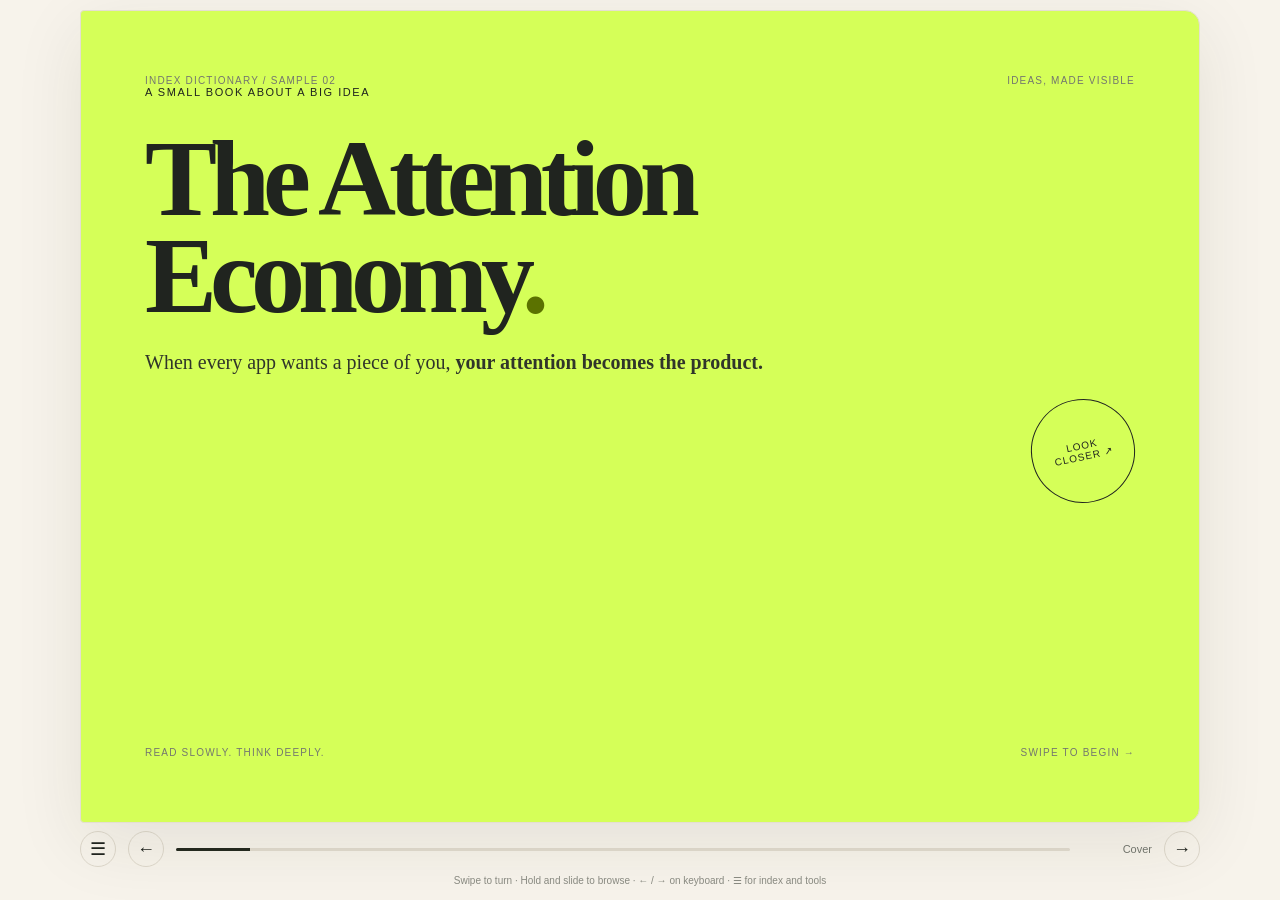
<file: book/book-02.html>
<!doctype html>
<html lang="en">
<head>
<meta charset="utf-8">
<meta name="viewport" content="width=device-width, initial-scale=1">
<meta name="theme-color" content="#f7f3eb">
<title>Index Dictionary — The Attention Economy (Sample 02)</title>
<style>
:root{--paper:#f7f3eb;--ink:#20241f;--muted:#74776f;--line:#ded8cb;--lime:#d5ff58;--blue:#b9d7f6;--orange:#ff8e62}
*{box-sizing:border-box}body{margin:0;background:var(--paper);color:var(--ink);font-family:Georgia,'Times New Roman',serif;overflow:hidden}.top{height:62px;position:fixed;z-index:5;inset:0 0 auto;display:flex;align-items:center;justify-content:space-between;padding:0 24px;background:#f7f3ebed;border-bottom:1px solid var(--line);font:12px Arial,sans-serif}.logo{font-weight:900;letter-spacing:.12em}.logo b{background:var(--lime);padding:7px;margin-right:8px}.label{color:var(--muted);text-transform:uppercase;letter-spacing:.12em;font-size:10px}.round{border:1px solid var(--line);background:transparent;width:36px;height:36px;border-radius:50%;font-size:18px;cursor:pointer;color:var(--ink)}main{height:100dvh;padding:78px 18px 18px;display:flex;flex-direction:column;align-items:center;justify-content:center;gap:10px}.stage{width:min(100%,900px);height:min(740px,calc(100dvh - 118px));min-height:350px;position:relative;touch-action:pan-y}.page{position:absolute;inset:0;background:#fffdf8;border:1px solid #e5ded1;border-radius:4px 15px 15px 4px;box-shadow:0 20px 70px #302a1917;overflow:auto;opacity:0;pointer-events:none;transform:translateX(14px);transition:opacity .2s,transform .23s}.page.active{opacity:1;pointer-events:auto;transform:translateX(0)}.inner{min-height:100%;padding:clamp(23px,5vw,64px);display:flex;flex-direction:column}.meta,.foot{display:flex;justify-content:space-between;gap:12px;font:10px Arial,sans-serif;letter-spacing:.12em;text-transform:uppercase;color:var(--muted)}h1{font-size:clamp(54px,9vw,108px);line-height:.9;letter-spacing:-.065em;margin:32px 0 22px}h2{font-size:clamp(34px,5vw,58px);line-height:1;letter-spacing:-.055em;margin:28px 0 18px}h3{font-size:20px;margin:0 0 8px}p{font-size:clamp(16px,1.8vw,19px);line-height:1.65;color:#484b43;max-width:690px}.cover{background:var(--lime)}.cover .inner{justify-content:space-between}.cover .tag{font:11px Arial,sans-serif;text-transform:uppercase;letter-spacing:.14em}.cover p{font-size:20px;color:#30352a}.stamp{width:104px;height:104px;border:1px solid;border-radius:50%;display:grid;place-items:center;align-self:flex-end;text-align:center;font:10px Arial,sans-serif;letter-spacing:.1em;transform:rotate(-12deg)}.foot{margin-top:auto;padding-top:24px}.quote{font-size:clamp(30px,5vw,52px);line-height:1.12;letter-spacing:-.04em;margin:30px 0}.hi{background:var(--lime);padding:0 .1em}.cols{display:grid;grid-template-columns:1fr 1fr;gap:18px}.note{padding:17px;border-radius:12px;background:#f0ede5}.note p{font-size:15px;margin:6px 0 0}.visual{background:#edf3ed;border-radius:15px;padding:12px;margin:15px 0}.visual svg{display:block;width:100%;max-height:300px}.index{display:grid;grid-template-columns:1fr 1fr;gap:0 22px}.index a{display:flex;justify-content:space-between;gap:12px;padding:13px 0;border-bottom:1px solid var(--line);font:13px Arial,sans-serif;color:var(--ink);text-decoration:none}.index a:hover{color:#668500}.dark{background:#20241f;color:#f7f3eb}.dark p,.dark .meta,.dark .foot{color:#c9cbc1}.dark .quote{color:var(--lime)}.controls{width:min(100%,900px);display:flex;align-items:center;gap:12px;font:11px Arial,sans-serif;color:var(--muted)}.bar{height:3px;background:#e1dbcf;flex:1;border-radius:5px;overflow:hidden}.bar span{height:100%;display:block;background:#252a20;width:0}.counter{min-width:70px;text-align:right}.hint{font:10px Arial,sans-serif;color:#8a8b82}.modal{position:fixed;inset:0;z-index:9;background:#10151077;display:grid;place-items:center;padding:18px;font-family:Arial,sans-serif}.modal.hide{display:none}.panel{background:var(--paper);width:min(480px,100%);padding:23px;border-radius:16px;max-height:85dvh;overflow:auto}.panel h3{margin-bottom:5px}.panel p{font:13px/1.5 Arial,sans-serif}.choices{display:grid;grid-template-columns:1fr 1fr;gap:7px;margin:14px 0}.choices button,.tools button{padding:10px;border:1px solid var(--line);border-radius:9px;background:white;text-align:left;cursor:pointer}.choices small{display:block;color:var(--muted);margin-top:4px}.tools{display:flex;gap:7px;flex-wrap:wrap}.tools button{font:12px Arial,sans-serif}.message{font:12px Arial,sans-serif;color:var(--muted)}@media(max-width:600px){.top{padding:0 14px}.label{display:none}main{padding:72px 9px 12px}.stage{height:calc(100dvh - 112px);min-height:300px}.inner{padding:23px 20px}.index,.cols{grid-template-columns:1fr}.hint{display:none}.controls{gap:8px}}@media(prefers-reduced-motion:reduce){*,*:before,*:after{transition:none!important}}
</style>
<style>
main{height:100dvh;padding:10px 18px 14px;gap:8px}.stage{height:auto;min-height:0;flex:1;width:min(100%,1120px)}.controls,.hint{flex:0 0 auto}.controls{width:min(100%,1120px)}@media(max-width:600px){main{padding:7px 8px 9px}.stage{height:auto;min-height:0}.inner{padding:20px 16px}.controls{gap:6px}}
</style>
</head>
<body>
<main>
<div class="stage" id="stage" aria-label="Book pages">
<article class="page cover active" id="cover" data-name="Cover"><div class="inner"><div class="meta"><span>Index Dictionary / Sample 02</span><span>Ideas, made visible</span></div><div><div class="tag">A small book about a big idea</div><h1>The Attention<br>Economy<span style="color:#5b7200">.</span></h1><p>When every app wants a piece of you, <strong>your attention becomes the product.</strong></p></div><div class="stamp">LOOK<br>CLOSER ↗</div><div class="foot"><span>Read slowly. Think deeply.</span><span>Swipe to begin →</span></div></div></article>
<article class="page" id="book-index" data-name="Book index"><div class="inner"><div class="meta"><span>Inside this book</span><span>00 / Map</span></div><h2>A map of the idea.</h2><p>Ten short stops, from the everyday hook to the system underneath it.</p><div class="index" id="indexList"></div><div class="foot"><span>Choose a chapter</span><span>Index Dictionary</span></div></div></article>
<article class="page" id="page-1" data-name="The hook"><div class="inner"><div class="meta"><span>01 / The hook</span><span>Notice your attention</span></div><h2>Have you ever opened your phone for one thing…</h2><p>…and looked up twenty minutes later wondering where the time went?</p><div class="quote">You didn't plan to stay.<br><span class="hi">The system planned for you to stay.</span></div><p>That gap between your intention and your actual behavior is the doorway into the attention economy.</p><div class="foot"><span>Start with a familiar moment</span><span>01</span></div></div></article>
<article class="page" id="page-2" data-name="The definition"><div class="inner"><div class="meta"><span>02 / The concept</span><span>Plain language</span></div><h2>What is the attention economy?</h2><p>It is an environment where human attention is scarce, valuable, and competed for.</p><div class="cols"><div class="note"><h3>What is scarce?</h3><p>Your time, focus, curiosity, and mental energy. A day has only so many waking hours.</p></div><div class="note"><h3>What is valuable?</h3><p>The chance to show you a message, an ad, a video, or something that influences what you do next.</p></div></div><p><strong>Core idea:</strong> when attention creates value, products are designed to attract it—and often to keep it.</p><div class="foot"><span>Scarcity creates competition</span><span>02</span></div></div></article>
<article class="page" id="page-3" data-name="A tiny meme"><div class="inner"><div class="meta"><span>03 / Everyday version</span><span>Relatable moment</span></div><h2>The “just one minute” loop.</h2><div class="visual"><svg viewBox="0 0 600 250" role="img" aria-label="Illustration: one message turns into a chain of notifications and recommendations"><rect x="15" y="15" width="170" height="215" rx="18" fill="#fffdf8" stroke="#252a20" stroke-width="2"/><circle cx="100" cy="60" r="22" fill="#ff8e62"/><path d="M65 140 Q100 90 135 140 L146 185 L54 185Z" fill="#b9d7f6" stroke="#252a20" stroke-width="2"/><text x="100" y="211" text-anchor="middle" font-size="14" fill="#20241f">“One message.”</text><path d="M205 120 H260 M250 110 L262 120 L250 130" stroke="#30352a" stroke-width="3" fill="none"/><rect x="280" y="15" width="305" height="215" rx="18" fill="#d5ff58" stroke="#252a20" stroke-width="2"/><g font-size="13" fill="#20241f"><rect x="305" y="38" width="255" height="34" rx="7" fill="#fffdf8"/><text x="318" y="60">New video recommended</text><rect x="305" y="82" width="255" height="34" rx="7" fill="#fffdf8"/><text x="318" y="104">Someone liked your post</text><rect x="305" y="126" width="255" height="34" rx="7" fill="#fffdf8"/><text x="318" y="148">Here’s another thing you’ll love</text></g><text x="432" y="198" text-anchor="middle" font-size="14" font-weight="bold" fill="#20241f">“An hour already?”</text></svg></div><p>The useful question is not “Why am I weak?” but “What choices did this interface make easy?”</p><div class="foot"><span>Look at the design, not just the user</span><span>03</span></div></div></article>
<article class="page" id="page-4" data-name="The system"><div class="inner"><div class="meta"><span>04 / Vector system map</span><span>Follow the incentives</span></div><h2>Attention becomes a feedback loop.</h2><div class="visual"><svg viewBox="0 0 680 320" role="img" aria-label="Feedback loop: content attracts attention, attention creates engagement, engagement informs optimization, optimized content attracts more attention"><defs><marker id="arrow" markerWidth="8" markerHeight="8" refX="6" refY="3" orient="auto"><path d="M0,0 L6,3 L0,6Z" fill="#30352a"/></marker></defs><path d="M200 70 H450 M550 105 V215 M450 255 H200 M100 215 V105" stroke="#30352a" stroke-width="2" marker-end="url(#arrow)" fill="none"/><rect x="25" y="33" width="175" height="72" rx="13" fill="#fffdf8" stroke="#30352a"/><text x="112" y="63" text-anchor="middle" font-size="16" font-weight="bold">Content</text><text x="112" y="85" text-anchor="middle" font-size="12">Posts, videos, alerts</text><rect x="450" y="33" width="205" height="72" rx="13" fill="#b9d7f6" stroke="#30352a"/><text x="552" y="63" text-anchor="middle" font-size="16" font-weight="bold">Attention</text><text x="552" y="85" text-anchor="middle" font-size="12">Views and time spent</text><rect x="450" y="215" width="205" height="72" rx="13" fill="#ff8e62" stroke="#30352a"/><text x="552" y="245" text-anchor="middle" font-size="16" font-weight="bold">Optimization</text><text x="552" y="267" text-anchor="middle" font-size="12">Rank what retains</text><rect x="25" y="215" width="175" height="72" rx="13" fill="#d5ff58" stroke="#30352a"/><text x="112" y="245" text-anchor="middle" font-size="16" font-weight="bold">Engagement</text><text x="112" y="267" text-anchor="middle" font-size="12">Clicks, likes, shares</text><text x="340" y="155" text-anchor="middle" font-size="13">More signals → better targeting</text><text x="340" y="176" text-anchor="middle" font-size="13">More targeting → more attention</text></svg></div><p>This is a simplified model, not a claim that every platform works identically. It shows how measurement and optimization can reinforce the behavior a product is designed to maximize.</p><div class="foot"><span>Systems thinking: follow the loop</span><span>04</span></div></div></article>
<article class="page" id="page-5" data-name="The graph"><div class="inner"><div class="meta"><span>05 / Graph page</span><span>Illustrative data</span></div><h2>Small prompts can extend a session.</h2><p>Imagine a session where each new recommendation makes another minute of viewing more likely. This illustration shows a possible pattern—not real platform data.</p><div class="visual" style="background:#f2f0fa"><svg viewBox="0 0 660 310" role="img" aria-label="Illustrative rising curve showing a possible relationship between more prompts and time spent; not measured data"><g stroke="#d8d5e6"><path d="M65 45 H620 M65 95 H620 M65 145 H620 M65 195 H620 M65 245 H620"/></g><path d="M65 35 V265 H625" fill="none" stroke="#56536b" stroke-width="2"/><path d="M65 245 C145 239 175 220 230 190 S325 145 375 112 S480 70 610 48" fill="none" stroke="#6756c9" stroke-width="5" stroke-linecap="round"/><path d="M65 245 C145 239 175 220 230 190 S325 145 375 112 S480 70 610 48 L610 265 L65 265Z" fill="#b9aef4" opacity=".25"/><g fill="#56536b" font-size="12"><text x="65" y="290">Session begins</text><text x="620" y="290" text-anchor="end">More prompts</text><text x="22" y="165" transform="rotate(-90 22 165)" text-anchor="middle">Illustrative time spent</text><text x="65" y="22">Conceptual relationship</text></g></svg><small style="font:11px Arial,sans-serif;color:#74776f">Illustrative curve only · No measured values · Outcomes vary.</small></div><p><strong>Read the graph:</strong> the curve is not proof of causation. A factual claim needs reliable data, defined measures, and a source.</p><div class="foot"><span>Graphs need context</span><span>05</span></div></div></article>
<article class="page" id="page-6" data-name="The trade-off"><div class="inner"><div class="meta"><span>06 / Two sides</span><span>Trade-offs matter</span></div><h2>Attention is not always the enemy.</h2><div class="cols"><div class="note" style="background:#e8f2e2"><h3>When it helps</h3><p>Learning tools, urgent alerts, meaningful communities, creative discovery, and useful recommendations can earn attention for good reasons.</p></div><div class="note" style="background:#fbe8df"><h3>When it harms</h3><p>Misleading notifications, endless feeds, outrage bait, and opaque incentives can pull attention away from personal priorities.</p></div></div><div class="quote">The question isn't “How much attention?”<br>It's <span class="hi">“Attention in service of what?”</span></div><p>Good design respects intent, makes stopping easy, and creates value beyond time spent.</p><div class="foot"><span>Evaluate outcomes, not just metrics</span><span>06</span></div></div></article>
<article class="page" id="page-7" data-name="The hidden metric"><div class="inner"><div class="meta"><span>07 / System behavior</span><span>Measure the right thing</span></div><h2>What gets measured shapes what gets built.</h2><p>If a team treats session duration as the main sign of success, it may optimize for longer sessions—even when a shorter session would better serve the person.</p><div class="visual"><svg viewBox="0 0 620 200" role="img" aria-label="Comparison of optimizing time spent versus optimizing user value"><rect x="8" y="15" width="270" height="170" rx="13" fill="#fbe8df" stroke="#30352a"/><text x="143" y="46" text-anchor="middle" font-size="16" font-weight="bold">Metric: time spent</text><path d="M42 80 H245 M42 110 H220 M42 140 H235" stroke="#ff8e62" stroke-width="9" stroke-linecap="round"/><text x="143" y="169" text-anchor="middle" font-size="12">Can reward more scrolling</text><rect x="342" y="15" width="270" height="170" rx="13" fill="#e8f2e2" stroke="#30352a"/><text x="477" y="46" text-anchor="middle" font-size="16" font-weight="bold">Outcome: user value</text><path d="M376 80 H565 M376 110 H530 M376 140 H552" stroke="#71985b" stroke-width="9" stroke-linecap="round"/><text x="477" y="169" text-anchor="middle" font-size="12">Can reward task completion</text></svg></div><p>A proxy metric is not the goal itself. Pair engagement measures with user outcomes, satisfaction, and the ability to leave when finished.</p><div class="foot"><span>Beware of proxy goals</span><span>07</span></div></div></article>
<article class="page" id="page-8" data-name="Take back control"><div class="inner"><div class="meta"><span>08 / Application</span><span>Small practical changes</span></div><h2>Make your attention harder to interrupt.</h2><div class="index" style="grid-template-columns:1fr"><a href="#page-8"><span>01 — Turn off non-essential notifications</span><span>Reduce triggers</span></a><a href="#page-8"><span>02 — Move distracting apps off the home screen</span><span>Add friction</span></a><a href="#page-8"><span>03 — Decide why you opened an app</span><span>Set intent</span></a><a href="#page-8"><span>04 — Choose a stopping point before you begin</span><span>Define enough</span></a><a href="#page-8"><span>05 — Notice how you feel after a session</span><span>Check outcomes</span></a></div><p>These are experiments, not universal rules. Keep the changes that help you spend attention according to your own priorities.</p><div class="foot"><span>Design your environment</span><span>08</span></div></div></article>
<article class="page" id="page-9" data-name="Key takeaways"><div class="inner"><div class="meta"><span>09 / Remember</span><span>Three takeaways</span></div><h2>The idea in three lines.</h2><p><strong>01.</strong> Attention is limited, so organizations compete to earn it.</p><hr style="border:0;border-top:1px solid var(--line);width:100%"><p><strong>02.</strong> Interfaces and metrics can shape behavior through feedback loops.</p><hr style="border:0;border-top:1px solid var(--line);width:100%"><p><strong>03.</strong> More engagement is not automatically more value; judge the system by what it helps people achieve.</p><div class="quote">Who benefits from the next minute of your attention?</div><div class="foot"><span>One idea worth keeping</span><span>09</span></div></div></article>
<article class="page dark" id="end" data-name="End page"><div class="inner"><div class="meta"><span>End of book 004</span><span>Keep exploring</span></div><h2>Look closer.<br>Choose consciously.</h2><div class="quote">Your attention is part of your life. Spend it on purpose.</div><p>Next: explore cognitive bias, persuasive design, or the psychology of habits.</p><div class="foot"><a href="#book-index" style="color:var(--lime)">↶ Return to book index</a><a href="./index.html" style="color:var(--lime)">Back to library ↗</a></div></div></article>
</div>
<div class="controls"><button class="round" id="menu" aria-label="Open book contents and tools">☰</button><button class="round" id="prev" aria-label="Previous page">←</button><div class="bar"><span id="progress"></span></div><div class="counter" id="counter" aria-live="polite">Cover</div><button class="round" id="next" aria-label="Next page">→</button></div><div class="hint">Swipe to turn · Hold and slide to browse · ← / → on keyboard · ☰ for index and tools</div>
</main>
<div class="modal hide" id="modal" role="dialog" aria-modal="true" aria-labelledby="modalTitle"><div class="panel"><h3 id="modalTitle">Your book</h3><p>Jump to a page or choose a reader utility.</p><div class="choices" id="choices"></div><div class="tools"><button id="bookmark">☆ Bookmark page</button><button id="share">↗ Share</button><button id="copy">Copy link</button><button id="help">Gesture guide</button><button id="close">Close</button></div><p class="message" id="message" aria-live="polite"></p></div></div>
<script>
(()=>{const pages=[...document.querySelectorAll('.page')],index=document.getElementById('indexList'),choices=document.getElementById('choices'),modal=document.getElementById('modal'),message=document.getElementById('message'),counter=document.getElementById('counter'),progress=document.getElementById('progress'),stage=document.getElementById('stage');let cur=0,down=null,timer=null,holding=false;
const meta=pages.map((p,i)=>({id:p.id,name:p.dataset.name||`Page ${i+1}`,i}));
const bookId='book-02';let readySent=false;function sendPageMessage(type){parent.postMessage({protocol:'index-dictionary.book',version:1,type,bookId,pageId:pages[cur].id},'*')}
function jump(i,hash=true){cur=Math.max(0,Math.min(pages.length-1,i));pages.forEach((p,n)=>{p.classList.toggle('active',n===cur);p.setAttribute('aria-hidden',n===cur?'false':'true')});counter.textContent=cur===0?'Cover':`${cur+1} / ${pages.length}`;progress.style.width=`${(cur+1)/pages.length*100}%`;document.title=`${meta[cur].name} — The Attention Economy`;if(hash)location.hash=pages[cur].id;pages[cur].scrollTop=0;sendPageMessage(readySent?'page-changed':'book-ready');readySent=true}
function close(){modal.classList.add('hide')}function open(){modal.classList.remove('hide');message.textContent=''}
meta.forEach(x=>{const a=document.createElement('a');a.href='#'+x.id;a.innerHTML=`<span>${String(x.i).padStart(2,'0')} — ${x.name}</span><span>↗</span>`;a.addEventListener('click',e=>{e.preventDefault();jump(x.i);close()});index.append(a);const b=document.createElement('button');b.innerHTML=`${String(x.i).padStart(2,'0')} — ${x.name}<small>Open page</small>`;b.onclick=()=>{jump(x.i);close()};choices.append(b)});
document.getElementById('next').onclick=()=>jump(cur+1);document.getElementById('prev').onclick=()=>jump(cur-1);document.getElementById('menu').onclick=open;document.getElementById('close').onclick=close;modal.addEventListener('click',e=>{if(e.target===modal)close()});document.addEventListener('keydown',e=>{if(e.key==='Escape')close();if(!modal.classList.contains('hide'))return;if(['INPUT','TEXTAREA','SELECT','BUTTON','A'].includes(document.activeElement?.tagName))return;if(e.key==='ArrowRight'||e.key==='PageDown'){e.preventDefault();jump(cur+1)}if(e.key==='ArrowLeft'||e.key==='PageUp'){e.preventDefault();jump(cur-1)}});
stage.addEventListener('pointerdown',e=>{if(e.target.closest('a,button,input,textarea,select'))return;if(e.pointerType==='mouse'&&e.button!==0)return;down={x:e.clientX,y:e.clientY,t:Date.now()};holding=false;clearTimeout(timer);timer=setTimeout(()=>{holding=true;counter.textContent='↔ slide to browse'},420)});
stage.addEventListener('pointermove',e=>{if(!down)return;if(holding){const step=Math.round((e.clientX-down.x)/65);const target=Math.max(0,Math.min(pages.length-1,cur+step));counter.textContent=`↔ ${meta[target].name}`}});
function release(e){if(!down)return;clearTimeout(timer);const dx=e.clientX-down.x,dy=e.clientY-down.y;if(holding){const step=Math.round(dx/65);if(Math.abs(dx)>25)jump(cur+step);else counter.textContent=cur===0?'Cover':`${cur+1} / ${pages.length}`}else if(Math.abs(dx)>55&&Math.abs(dx)>Math.abs(dy)*1.25){dx<0?jump(cur+1):jump(cur-1)}down=null;holding=false}
stage.addEventListener('pointerup',release);stage.addEventListener('pointercancel',()=>{clearTimeout(timer);down=null;holding=false;jump(cur,false)});
async function copy(){const url=location.href.split('#')[0]+'#'+pages[cur].id;try{await navigator.clipboard.writeText(url);message.textContent='Page link copied.'}catch(e){message.textContent='Copy unavailable. Select and copy: '+url}}
document.getElementById('copy').onclick=copy;document.getElementById('share').onclick=async()=>{const data={title:'The Attention Economy — Index Dictionary',text:'A short visual book about attention and design.',url:location.href.split('#')[0]+'#'+pages[cur].id};if(navigator.share){try{await navigator.share(data);message.textContent='Share sheet opened.'}catch(e){if(e.name!=='AbortError')copy()}}else copy()};
document.getElementById('bookmark').onclick=()=>{try{const key='id-bookmarks',arr=JSON.parse(localStorage.getItem(key)||'[]'),item={book:'attention-economy-sample-02',page:pages[cur].id,title:meta[cur].name},exists=arr.some(x=>x.book===item.book&&x.page===item.page);localStorage.setItem(key,JSON.stringify(exists?arr.filter(x=>!(x.book===item.book&&x.page===item.page)):[...arr,item]));message.textContent=exists?'Bookmark removed.':'Bookmarked on this device.'}catch(e){message.textContent='Browser storage unavailable.'}};
document.getElementById('help').onclick=()=>message.textContent='Swipe left/right to turn pages. Hold and slide horizontally to browse multiple pages. Use keyboard arrows or bottom controls as alternatives. Tap ☰ to jump to a page.';
document.querySelectorAll('a[href="#book-index"]').forEach(a=>a.addEventListener('click',e=>{e.preventDefault();jump(1)}));
const hash=location.hash.slice(1),hi=pages.findIndex(p=>p.id===hash);jump(hi>=0?hi:0,false);
window.addEventListener('hashchange',()=>{const pageIndex=pages.findIndex(p=>p.id===location.hash.slice(1));if(pageIndex>=0&&pageIndex!==cur)jump(pageIndex,false)});
})();
</script>
</body>
</html>
</file>
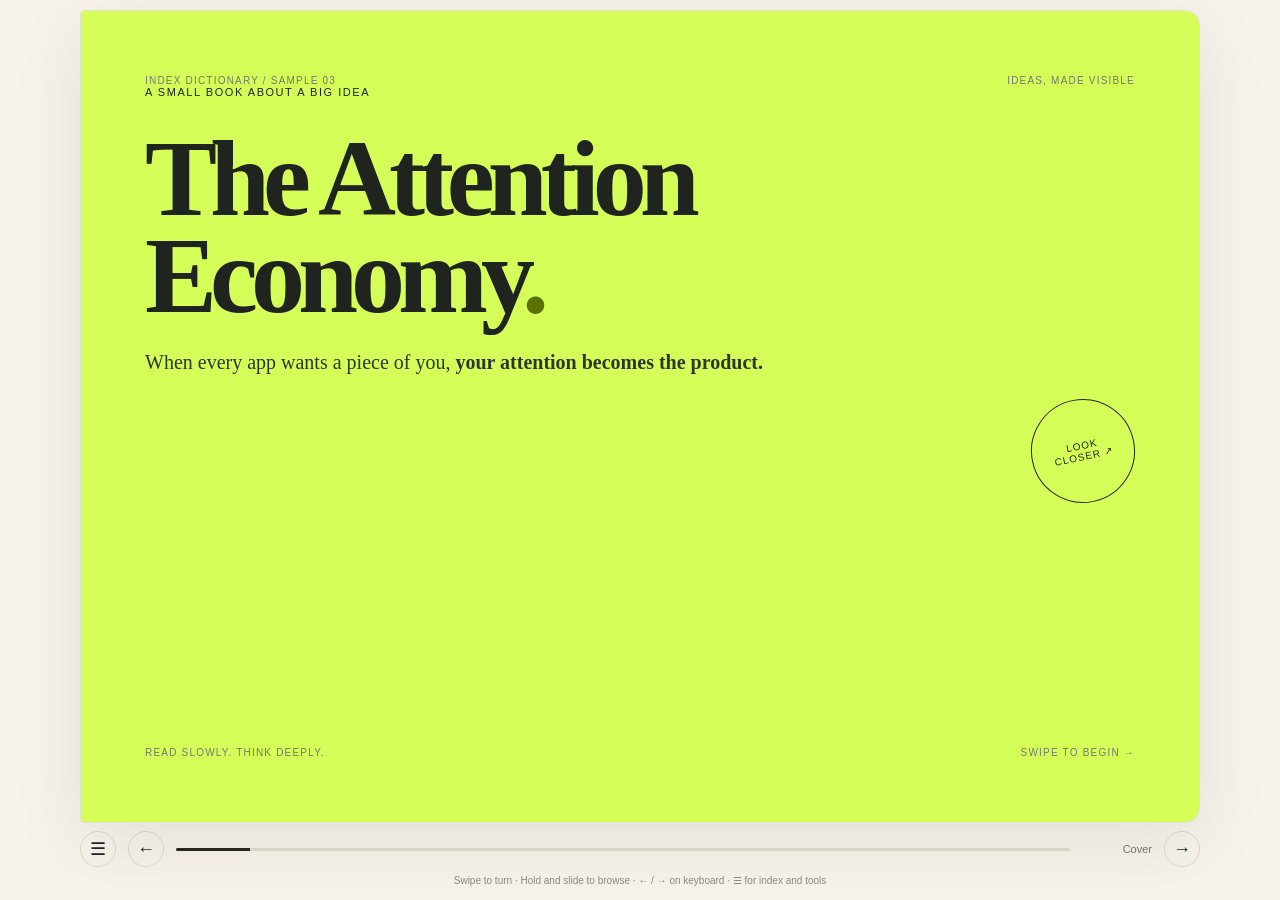
<file: book/book-03.html>
<!doctype html>
<html lang="en">
<head>
<meta charset="utf-8">
<meta name="viewport" content="width=device-width, initial-scale=1">
<meta name="theme-color" content="#f7f3eb">
<title>Index Dictionary — The Attention Economy (Sample 03)</title>
<style>
:root{--paper:#f7f3eb;--ink:#20241f;--muted:#74776f;--line:#ded8cb;--lime:#d5ff58;--blue:#b9d7f6;--orange:#ff8e62}
*{box-sizing:border-box}body{margin:0;background:var(--paper);color:var(--ink);font-family:Georgia,'Times New Roman',serif;overflow:hidden}.top{height:62px;position:fixed;z-index:5;inset:0 0 auto;display:flex;align-items:center;justify-content:space-between;padding:0 24px;background:#f7f3ebed;border-bottom:1px solid var(--line);font:12px Arial,sans-serif}.logo{font-weight:900;letter-spacing:.12em}.logo b{background:var(--lime);padding:7px;margin-right:8px}.label{color:var(--muted);text-transform:uppercase;letter-spacing:.12em;font-size:10px}.round{border:1px solid var(--line);background:transparent;width:36px;height:36px;border-radius:50%;font-size:18px;cursor:pointer;color:var(--ink)}main{height:100dvh;padding:78px 18px 18px;display:flex;flex-direction:column;align-items:center;justify-content:center;gap:10px}.stage{width:min(100%,900px);height:min(740px,calc(100dvh - 118px));min-height:350px;position:relative;touch-action:pan-y}.page{position:absolute;inset:0;background:#fffdf8;border:1px solid #e5ded1;border-radius:4px 15px 15px 4px;box-shadow:0 20px 70px #302a1917;overflow:auto;opacity:0;pointer-events:none;transform:translateX(14px);transition:opacity .2s,transform .23s}.page.active{opacity:1;pointer-events:auto;transform:translateX(0)}.inner{min-height:100%;padding:clamp(23px,5vw,64px);display:flex;flex-direction:column}.meta,.foot{display:flex;justify-content:space-between;gap:12px;font:10px Arial,sans-serif;letter-spacing:.12em;text-transform:uppercase;color:var(--muted)}h1{font-size:clamp(54px,9vw,108px);line-height:.9;letter-spacing:-.065em;margin:32px 0 22px}h2{font-size:clamp(34px,5vw,58px);line-height:1;letter-spacing:-.055em;margin:28px 0 18px}h3{font-size:20px;margin:0 0 8px}p{font-size:clamp(16px,1.8vw,19px);line-height:1.65;color:#484b43;max-width:690px}.cover{background:var(--lime)}.cover .inner{justify-content:space-between}.cover .tag{font:11px Arial,sans-serif;text-transform:uppercase;letter-spacing:.14em}.cover p{font-size:20px;color:#30352a}.stamp{width:104px;height:104px;border:1px solid;border-radius:50%;display:grid;place-items:center;align-self:flex-end;text-align:center;font:10px Arial,sans-serif;letter-spacing:.1em;transform:rotate(-12deg)}.foot{margin-top:auto;padding-top:24px}.quote{font-size:clamp(30px,5vw,52px);line-height:1.12;letter-spacing:-.04em;margin:30px 0}.hi{background:var(--lime);padding:0 .1em}.cols{display:grid;grid-template-columns:1fr 1fr;gap:18px}.note{padding:17px;border-radius:12px;background:#f0ede5}.note p{font-size:15px;margin:6px 0 0}.visual{background:#edf3ed;border-radius:15px;padding:12px;margin:15px 0}.visual svg{display:block;width:100%;max-height:300px}.index{display:grid;grid-template-columns:1fr 1fr;gap:0 22px}.index a{display:flex;justify-content:space-between;gap:12px;padding:13px 0;border-bottom:1px solid var(--line);font:13px Arial,sans-serif;color:var(--ink);text-decoration:none}.index a:hover{color:#668500}.dark{background:#20241f;color:#f7f3eb}.dark p,.dark .meta,.dark .foot{color:#c9cbc1}.dark .quote{color:var(--lime)}.controls{width:min(100%,900px);display:flex;align-items:center;gap:12px;font:11px Arial,sans-serif;color:var(--muted)}.bar{height:3px;background:#e1dbcf;flex:1;border-radius:5px;overflow:hidden}.bar span{height:100%;display:block;background:#252a20;width:0}.counter{min-width:70px;text-align:right}.hint{font:10px Arial,sans-serif;color:#8a8b82}.modal{position:fixed;inset:0;z-index:9;background:#10151077;display:grid;place-items:center;padding:18px;font-family:Arial,sans-serif}.modal.hide{display:none}.panel{background:var(--paper);width:min(480px,100%);padding:23px;border-radius:16px;max-height:85dvh;overflow:auto}.panel h3{margin-bottom:5px}.panel p{font:13px/1.5 Arial,sans-serif}.choices{display:grid;grid-template-columns:1fr 1fr;gap:7px;margin:14px 0}.choices button,.tools button{padding:10px;border:1px solid var(--line);border-radius:9px;background:white;text-align:left;cursor:pointer}.choices small{display:block;color:var(--muted);margin-top:4px}.tools{display:flex;gap:7px;flex-wrap:wrap}.tools button{font:12px Arial,sans-serif}.message{font:12px Arial,sans-serif;color:var(--muted)}@media(max-width:600px){.top{padding:0 14px}.label{display:none}main{padding:72px 9px 12px}.stage{height:calc(100dvh - 112px);min-height:300px}.inner{padding:23px 20px}.index,.cols{grid-template-columns:1fr}.hint{display:none}.controls{gap:8px}}@media(prefers-reduced-motion:reduce){*,*:before,*:after{transition:none!important}}
</style>
<style>
main{height:100dvh;padding:10px 18px 14px;gap:8px}.stage{height:auto;min-height:0;flex:1;width:min(100%,1120px)}.controls,.hint{flex:0 0 auto}.controls{width:min(100%,1120px)}@media(max-width:600px){main{padding:7px 8px 9px}.stage{height:auto;min-height:0}.inner{padding:20px 16px}.controls{gap:6px}}
</style>
</head>
<body>
<main>
<div class="stage" id="stage" aria-label="Book pages">
<article class="page cover active" id="cover" data-name="Cover"><div class="inner"><div class="meta"><span>Index Dictionary / Sample 03</span><span>Ideas, made visible</span></div><div><div class="tag">A small book about a big idea</div><h1>The Attention<br>Economy<span style="color:#5b7200">.</span></h1><p>When every app wants a piece of you, <strong>your attention becomes the product.</strong></p></div><div class="stamp">LOOK<br>CLOSER ↗</div><div class="foot"><span>Read slowly. Think deeply.</span><span>Swipe to begin →</span></div></div></article>
<article class="page" id="book-index" data-name="Book index"><div class="inner"><div class="meta"><span>Inside this book</span><span>00 / Map</span></div><h2>A map of the idea.</h2><p>Ten short stops, from the everyday hook to the system underneath it.</p><div class="index" id="indexList"></div><div class="foot"><span>Choose a chapter</span><span>Index Dictionary</span></div></div></article>
<article class="page" id="page-1" data-name="The hook"><div class="inner"><div class="meta"><span>01 / The hook</span><span>Notice your attention</span></div><h2>Have you ever opened your phone for one thing…</h2><p>…and looked up twenty minutes later wondering where the time went?</p><div class="quote">You didn't plan to stay.<br><span class="hi">The system planned for you to stay.</span></div><p>That gap between your intention and your actual behavior is the doorway into the attention economy.</p><div class="foot"><span>Start with a familiar moment</span><span>01</span></div></div></article>
<article class="page" id="page-2" data-name="The definition"><div class="inner"><div class="meta"><span>02 / The concept</span><span>Plain language</span></div><h2>What is the attention economy?</h2><p>It is an environment where human attention is scarce, valuable, and competed for.</p><div class="cols"><div class="note"><h3>What is scarce?</h3><p>Your time, focus, curiosity, and mental energy. A day has only so many waking hours.</p></div><div class="note"><h3>What is valuable?</h3><p>The chance to show you a message, an ad, a video, or something that influences what you do next.</p></div></div><p><strong>Core idea:</strong> when attention creates value, products are designed to attract it—and often to keep it.</p><div class="foot"><span>Scarcity creates competition</span><span>02</span></div></div></article>
<article class="page" id="page-3" data-name="A tiny meme"><div class="inner"><div class="meta"><span>03 / Everyday version</span><span>Relatable moment</span></div><h2>The “just one minute” loop.</h2><div class="visual"><svg viewBox="0 0 600 250" role="img" aria-label="Illustration: one message turns into a chain of notifications and recommendations"><rect x="15" y="15" width="170" height="215" rx="18" fill="#fffdf8" stroke="#252a20" stroke-width="2"/><circle cx="100" cy="60" r="22" fill="#ff8e62"/><path d="M65 140 Q100 90 135 140 L146 185 L54 185Z" fill="#b9d7f6" stroke="#252a20" stroke-width="2"/><text x="100" y="211" text-anchor="middle" font-size="14" fill="#20241f">“One message.”</text><path d="M205 120 H260 M250 110 L262 120 L250 130" stroke="#30352a" stroke-width="3" fill="none"/><rect x="280" y="15" width="305" height="215" rx="18" fill="#d5ff58" stroke="#252a20" stroke-width="2"/><g font-size="13" fill="#20241f"><rect x="305" y="38" width="255" height="34" rx="7" fill="#fffdf8"/><text x="318" y="60">New video recommended</text><rect x="305" y="82" width="255" height="34" rx="7" fill="#fffdf8"/><text x="318" y="104">Someone liked your post</text><rect x="305" y="126" width="255" height="34" rx="7" fill="#fffdf8"/><text x="318" y="148">Here’s another thing you’ll love</text></g><text x="432" y="198" text-anchor="middle" font-size="14" font-weight="bold" fill="#20241f">“An hour already?”</text></svg></div><p>The useful question is not “Why am I weak?” but “What choices did this interface make easy?”</p><div class="foot"><span>Look at the design, not just the user</span><span>03</span></div></div></article>
<article class="page" id="page-4" data-name="The system"><div class="inner"><div class="meta"><span>04 / Vector system map</span><span>Follow the incentives</span></div><h2>Attention becomes a feedback loop.</h2><div class="visual"><svg viewBox="0 0 680 320" role="img" aria-label="Feedback loop: content attracts attention, attention creates engagement, engagement informs optimization, optimized content attracts more attention"><defs><marker id="arrow" markerWidth="8" markerHeight="8" refX="6" refY="3" orient="auto"><path d="M0,0 L6,3 L0,6Z" fill="#30352a"/></marker></defs><path d="M200 70 H450 M550 105 V215 M450 255 H200 M100 215 V105" stroke="#30352a" stroke-width="2" marker-end="url(#arrow)" fill="none"/><rect x="25" y="33" width="175" height="72" rx="13" fill="#fffdf8" stroke="#30352a"/><text x="112" y="63" text-anchor="middle" font-size="16" font-weight="bold">Content</text><text x="112" y="85" text-anchor="middle" font-size="12">Posts, videos, alerts</text><rect x="450" y="33" width="205" height="72" rx="13" fill="#b9d7f6" stroke="#30352a"/><text x="552" y="63" text-anchor="middle" font-size="16" font-weight="bold">Attention</text><text x="552" y="85" text-anchor="middle" font-size="12">Views and time spent</text><rect x="450" y="215" width="205" height="72" rx="13" fill="#ff8e62" stroke="#30352a"/><text x="552" y="245" text-anchor="middle" font-size="16" font-weight="bold">Optimization</text><text x="552" y="267" text-anchor="middle" font-size="12">Rank what retains</text><rect x="25" y="215" width="175" height="72" rx="13" fill="#d5ff58" stroke="#30352a"/><text x="112" y="245" text-anchor="middle" font-size="16" font-weight="bold">Engagement</text><text x="112" y="267" text-anchor="middle" font-size="12">Clicks, likes, shares</text><text x="340" y="155" text-anchor="middle" font-size="13">More signals → better targeting</text><text x="340" y="176" text-anchor="middle" font-size="13">More targeting → more attention</text></svg></div><p>This is a simplified model, not a claim that every platform works identically. It shows how measurement and optimization can reinforce the behavior a product is designed to maximize.</p><div class="foot"><span>Systems thinking: follow the loop</span><span>04</span></div></div></article>
<article class="page" id="page-5" data-name="The graph"><div class="inner"><div class="meta"><span>05 / Graph page</span><span>Illustrative data</span></div><h2>Small prompts can extend a session.</h2><p>Imagine a session where each new recommendation makes another minute of viewing more likely. This illustration shows a possible pattern—not real platform data.</p><div class="visual" style="background:#f2f0fa"><svg viewBox="0 0 660 310" role="img" aria-label="Illustrative rising curve showing a possible relationship between more prompts and time spent; not measured data"><g stroke="#d8d5e6"><path d="M65 45 H620 M65 95 H620 M65 145 H620 M65 195 H620 M65 245 H620"/></g><path d="M65 35 V265 H625" fill="none" stroke="#56536b" stroke-width="2"/><path d="M65 245 C145 239 175 220 230 190 S325 145 375 112 S480 70 610 48" fill="none" stroke="#6756c9" stroke-width="5" stroke-linecap="round"/><path d="M65 245 C145 239 175 220 230 190 S325 145 375 112 S480 70 610 48 L610 265 L65 265Z" fill="#b9aef4" opacity=".25"/><g fill="#56536b" font-size="12"><text x="65" y="290">Session begins</text><text x="620" y="290" text-anchor="end">More prompts</text><text x="22" y="165" transform="rotate(-90 22 165)" text-anchor="middle">Illustrative time spent</text><text x="65" y="22">Conceptual relationship</text></g></svg><small style="font:11px Arial,sans-serif;color:#74776f">Illustrative curve only · No measured values · Outcomes vary.</small></div><p><strong>Read the graph:</strong> the curve is not proof of causation. A factual claim needs reliable data, defined measures, and a source.</p><div class="foot"><span>Graphs need context</span><span>05</span></div></div></article>
<article class="page" id="page-6" data-name="The trade-off"><div class="inner"><div class="meta"><span>06 / Two sides</span><span>Trade-offs matter</span></div><h2>Attention is not always the enemy.</h2><div class="cols"><div class="note" style="background:#e8f2e2"><h3>When it helps</h3><p>Learning tools, urgent alerts, meaningful communities, creative discovery, and useful recommendations can earn attention for good reasons.</p></div><div class="note" style="background:#fbe8df"><h3>When it harms</h3><p>Misleading notifications, endless feeds, outrage bait, and opaque incentives can pull attention away from personal priorities.</p></div></div><div class="quote">The question isn't “How much attention?”<br>It's <span class="hi">“Attention in service of what?”</span></div><p>Good design respects intent, makes stopping easy, and creates value beyond time spent.</p><div class="foot"><span>Evaluate outcomes, not just metrics</span><span>06</span></div></div></article>
<article class="page" id="page-7" data-name="The hidden metric"><div class="inner"><div class="meta"><span>07 / System behavior</span><span>Measure the right thing</span></div><h2>What gets measured shapes what gets built.</h2><p>If a team treats session duration as the main sign of success, it may optimize for longer sessions—even when a shorter session would better serve the person.</p><div class="visual"><svg viewBox="0 0 620 200" role="img" aria-label="Comparison of optimizing time spent versus optimizing user value"><rect x="8" y="15" width="270" height="170" rx="13" fill="#fbe8df" stroke="#30352a"/><text x="143" y="46" text-anchor="middle" font-size="16" font-weight="bold">Metric: time spent</text><path d="M42 80 H245 M42 110 H220 M42 140 H235" stroke="#ff8e62" stroke-width="9" stroke-linecap="round"/><text x="143" y="169" text-anchor="middle" font-size="12">Can reward more scrolling</text><rect x="342" y="15" width="270" height="170" rx="13" fill="#e8f2e2" stroke="#30352a"/><text x="477" y="46" text-anchor="middle" font-size="16" font-weight="bold">Outcome: user value</text><path d="M376 80 H565 M376 110 H530 M376 140 H552" stroke="#71985b" stroke-width="9" stroke-linecap="round"/><text x="477" y="169" text-anchor="middle" font-size="12">Can reward task completion</text></svg></div><p>A proxy metric is not the goal itself. Pair engagement measures with user outcomes, satisfaction, and the ability to leave when finished.</p><div class="foot"><span>Beware of proxy goals</span><span>07</span></div></div></article>
<article class="page" id="page-8" data-name="Take back control"><div class="inner"><div class="meta"><span>08 / Application</span><span>Small practical changes</span></div><h2>Make your attention harder to interrupt.</h2><div class="index" style="grid-template-columns:1fr"><a href="#page-8"><span>01 — Turn off non-essential notifications</span><span>Reduce triggers</span></a><a href="#page-8"><span>02 — Move distracting apps off the home screen</span><span>Add friction</span></a><a href="#page-8"><span>03 — Decide why you opened an app</span><span>Set intent</span></a><a href="#page-8"><span>04 — Choose a stopping point before you begin</span><span>Define enough</span></a><a href="#page-8"><span>05 — Notice how you feel after a session</span><span>Check outcomes</span></a></div><p>These are experiments, not universal rules. Keep the changes that help you spend attention according to your own priorities.</p><div class="foot"><span>Design your environment</span><span>08</span></div></div></article>
<article class="page" id="page-9" data-name="Key takeaways"><div class="inner"><div class="meta"><span>09 / Remember</span><span>Three takeaways</span></div><h2>The idea in three lines.</h2><p><strong>01.</strong> Attention is limited, so organizations compete to earn it.</p><hr style="border:0;border-top:1px solid var(--line);width:100%"><p><strong>02.</strong> Interfaces and metrics can shape behavior through feedback loops.</p><hr style="border:0;border-top:1px solid var(--line);width:100%"><p><strong>03.</strong> More engagement is not automatically more value; judge the system by what it helps people achieve.</p><div class="quote">Who benefits from the next minute of your attention?</div><div class="foot"><span>One idea worth keeping</span><span>09</span></div></div></article>
<article class="page dark" id="end" data-name="End page"><div class="inner"><div class="meta"><span>End of book 004</span><span>Keep exploring</span></div><h2>Look closer.<br>Choose consciously.</h2><div class="quote">Your attention is part of your life. Spend it on purpose.</div><p>Next: explore cognitive bias, persuasive design, or the psychology of habits.</p><div class="foot"><a href="#book-index" style="color:var(--lime)">↶ Return to book index</a><a href="./index.html" style="color:var(--lime)">Back to library ↗</a></div></div></article>
</div>
<div class="controls"><button class="round" id="menu" aria-label="Open book contents and tools">☰</button><button class="round" id="prev" aria-label="Previous page">←</button><div class="bar"><span id="progress"></span></div><div class="counter" id="counter" aria-live="polite">Cover</div><button class="round" id="next" aria-label="Next page">→</button></div><div class="hint">Swipe to turn · Hold and slide to browse · ← / → on keyboard · ☰ for index and tools</div>
</main>
<div class="modal hide" id="modal" role="dialog" aria-modal="true" aria-labelledby="modalTitle"><div class="panel"><h3 id="modalTitle">Your book</h3><p>Jump to a page or choose a reader utility.</p><div class="choices" id="choices"></div><div class="tools"><button id="bookmark">☆ Bookmark page</button><button id="share">↗ Share</button><button id="copy">Copy link</button><button id="help">Gesture guide</button><button id="close">Close</button></div><p class="message" id="message" aria-live="polite"></p></div></div>
<script>
(()=>{const pages=[...document.querySelectorAll('.page')],index=document.getElementById('indexList'),choices=document.getElementById('choices'),modal=document.getElementById('modal'),message=document.getElementById('message'),counter=document.getElementById('counter'),progress=document.getElementById('progress'),stage=document.getElementById('stage');let cur=0,down=null,timer=null,holding=false;
const meta=pages.map((p,i)=>({id:p.id,name:p.dataset.name||`Page ${i+1}`,i}));
const bookId='book-03';let readySent=false;function sendPageMessage(type){parent.postMessage({protocol:'index-dictionary.book',version:1,type,bookId,pageId:pages[cur].id},'*')}
function jump(i,hash=true){cur=Math.max(0,Math.min(pages.length-1,i));pages.forEach((p,n)=>{p.classList.toggle('active',n===cur);p.setAttribute('aria-hidden',n===cur?'false':'true')});counter.textContent=cur===0?'Cover':`${cur+1} / ${pages.length}`;progress.style.width=`${(cur+1)/pages.length*100}%`;document.title=`${meta[cur].name} — The Attention Economy`;if(hash)location.hash=pages[cur].id;pages[cur].scrollTop=0;sendPageMessage(readySent?'page-changed':'book-ready');readySent=true}
function close(){modal.classList.add('hide')}function open(){modal.classList.remove('hide');message.textContent=''}
meta.forEach(x=>{const a=document.createElement('a');a.href='#'+x.id;a.innerHTML=`<span>${String(x.i).padStart(2,'0')} — ${x.name}</span><span>↗</span>`;a.addEventListener('click',e=>{e.preventDefault();jump(x.i);close()});index.append(a);const b=document.createElement('button');b.innerHTML=`${String(x.i).padStart(2,'0')} — ${x.name}<small>Open page</small>`;b.onclick=()=>{jump(x.i);close()};choices.append(b)});
document.getElementById('next').onclick=()=>jump(cur+1);document.getElementById('prev').onclick=()=>jump(cur-1);document.getElementById('menu').onclick=open;document.getElementById('close').onclick=close;modal.addEventListener('click',e=>{if(e.target===modal)close()});document.addEventListener('keydown',e=>{if(e.key==='Escape')close();if(!modal.classList.contains('hide'))return;if(['INPUT','TEXTAREA','SELECT','BUTTON','A'].includes(document.activeElement?.tagName))return;if(e.key==='ArrowRight'||e.key==='PageDown'){e.preventDefault();jump(cur+1)}if(e.key==='ArrowLeft'||e.key==='PageUp'){e.preventDefault();jump(cur-1)}});
stage.addEventListener('pointerdown',e=>{if(e.target.closest('a,button,input,textarea,select'))return;if(e.pointerType==='mouse'&&e.button!==0)return;down={x:e.clientX,y:e.clientY,t:Date.now()};holding=false;clearTimeout(timer);timer=setTimeout(()=>{holding=true;counter.textContent='↔ slide to browse'},420)});
stage.addEventListener('pointermove',e=>{if(!down)return;if(holding){const step=Math.round((e.clientX-down.x)/65);const target=Math.max(0,Math.min(pages.length-1,cur+step));counter.textContent=`↔ ${meta[target].name}`}});
function release(e){if(!down)return;clearTimeout(timer);const dx=e.clientX-down.x,dy=e.clientY-down.y;if(holding){const step=Math.round(dx/65);if(Math.abs(dx)>25)jump(cur+step);else counter.textContent=cur===0?'Cover':`${cur+1} / ${pages.length}`}else if(Math.abs(dx)>55&&Math.abs(dx)>Math.abs(dy)*1.25){dx<0?jump(cur+1):jump(cur-1)}down=null;holding=false}
stage.addEventListener('pointerup',release);stage.addEventListener('pointercancel',()=>{clearTimeout(timer);down=null;holding=false;jump(cur,false)});
async function copy(){const url=location.href.split('#')[0]+'#'+pages[cur].id;try{await navigator.clipboard.writeText(url);message.textContent='Page link copied.'}catch(e){message.textContent='Copy unavailable. Select and copy: '+url}}
document.getElementById('copy').onclick=copy;document.getElementById('share').onclick=async()=>{const data={title:'The Attention Economy — Index Dictionary',text:'A short visual book about attention and design.',url:location.href.split('#')[0]+'#'+pages[cur].id};if(navigator.share){try{await navigator.share(data);message.textContent='Share sheet opened.'}catch(e){if(e.name!=='AbortError')copy()}}else copy()};
document.getElementById('bookmark').onclick=()=>{try{const key='id-bookmarks',arr=JSON.parse(localStorage.getItem(key)||'[]'),item={book:'attention-economy-sample-03',page:pages[cur].id,title:meta[cur].name},exists=arr.some(x=>x.book===item.book&&x.page===item.page);localStorage.setItem(key,JSON.stringify(exists?arr.filter(x=>!(x.book===item.book&&x.page===item.page)):[...arr,item]));message.textContent=exists?'Bookmark removed.':'Bookmarked on this device.'}catch(e){message.textContent='Browser storage unavailable.'}};
document.getElementById('help').onclick=()=>message.textContent='Swipe left/right to turn pages. Hold and slide horizontally to browse multiple pages. Use keyboard arrows or bottom controls as alternatives. Tap ☰ to jump to a page.';
document.querySelectorAll('a[href="#book-index"]').forEach(a=>a.addEventListener('click',e=>{e.preventDefault();jump(1)}));
const hash=location.hash.slice(1),hi=pages.findIndex(p=>p.id===hash);jump(hi>=0?hi:0,false);
window.addEventListener('hashchange',()=>{const pageIndex=pages.findIndex(p=>p.id===location.hash.slice(1));if(pageIndex>=0&&pageIndex!==cur)jump(pageIndex,false)});
})();
</script>
</body>
</html>
</file>
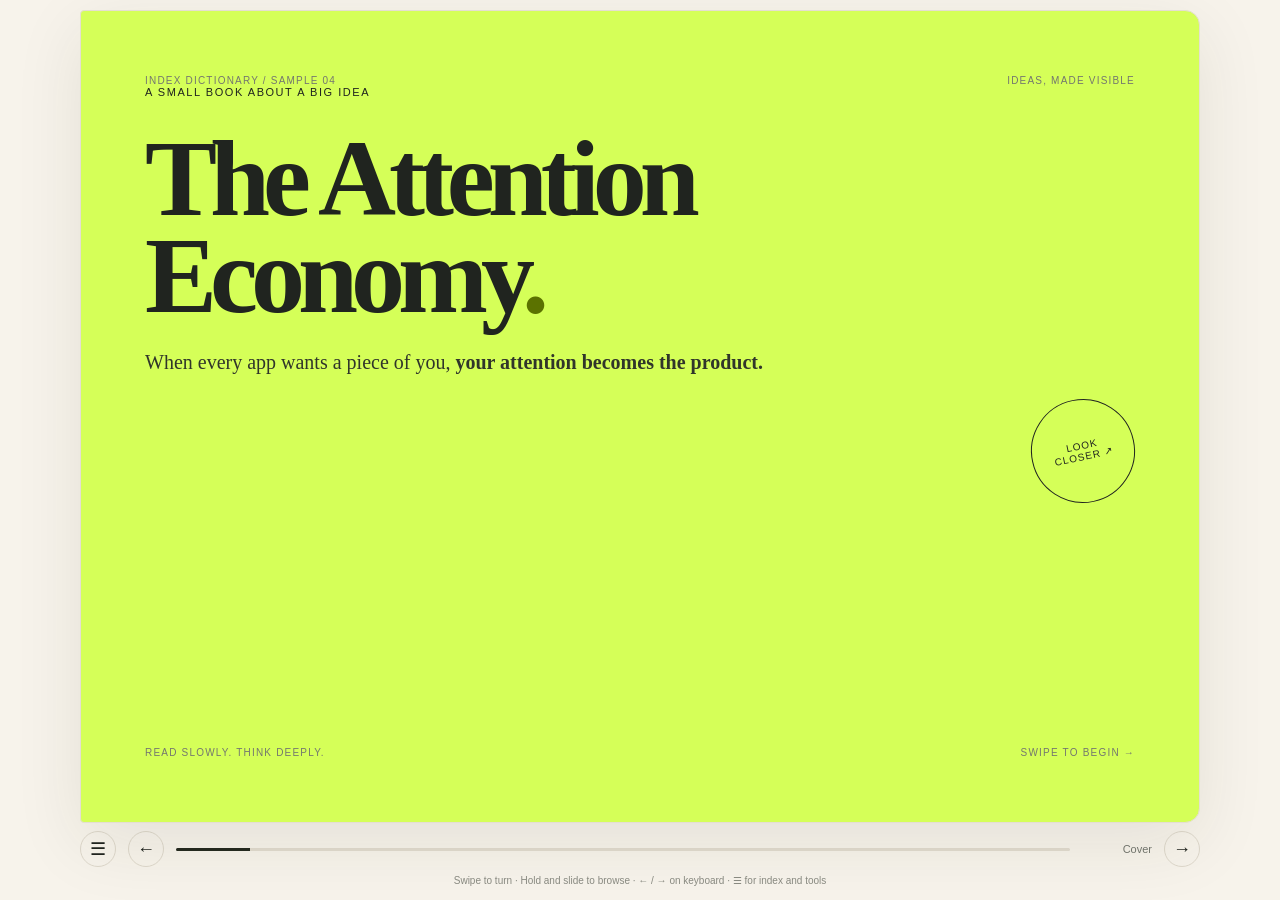
<file: book/book-04.html>
<!doctype html>
<html lang="en">
<head>
<meta charset="utf-8">
<meta name="viewport" content="width=device-width, initial-scale=1">
<meta name="theme-color" content="#f7f3eb">
<title>Index Dictionary — The Attention Economy (Sample 04)</title>
<style>
:root{--paper:#f7f3eb;--ink:#20241f;--muted:#74776f;--line:#ded8cb;--lime:#d5ff58;--blue:#b9d7f6;--orange:#ff8e62}
*{box-sizing:border-box}body{margin:0;background:var(--paper);color:var(--ink);font-family:Georgia,'Times New Roman',serif;overflow:hidden}.top{height:62px;position:fixed;z-index:5;inset:0 0 auto;display:flex;align-items:center;justify-content:space-between;padding:0 24px;background:#f7f3ebed;border-bottom:1px solid var(--line);font:12px Arial,sans-serif}.logo{font-weight:900;letter-spacing:.12em}.logo b{background:var(--lime);padding:7px;margin-right:8px}.label{color:var(--muted);text-transform:uppercase;letter-spacing:.12em;font-size:10px}.round{border:1px solid var(--line);background:transparent;width:36px;height:36px;border-radius:50%;font-size:18px;cursor:pointer;color:var(--ink)}main{height:100dvh;padding:78px 18px 18px;display:flex;flex-direction:column;align-items:center;justify-content:center;gap:10px}.stage{width:min(100%,900px);height:min(740px,calc(100dvh - 118px));min-height:350px;position:relative;touch-action:pan-y}.page{position:absolute;inset:0;background:#fffdf8;border:1px solid #e5ded1;border-radius:4px 15px 15px 4px;box-shadow:0 20px 70px #302a1917;overflow:auto;opacity:0;pointer-events:none;transform:translateX(14px);transition:opacity .2s,transform .23s}.page.active{opacity:1;pointer-events:auto;transform:translateX(0)}.inner{min-height:100%;padding:clamp(23px,5vw,64px);display:flex;flex-direction:column}.meta,.foot{display:flex;justify-content:space-between;gap:12px;font:10px Arial,sans-serif;letter-spacing:.12em;text-transform:uppercase;color:var(--muted)}h1{font-size:clamp(54px,9vw,108px);line-height:.9;letter-spacing:-.065em;margin:32px 0 22px}h2{font-size:clamp(34px,5vw,58px);line-height:1;letter-spacing:-.055em;margin:28px 0 18px}h3{font-size:20px;margin:0 0 8px}p{font-size:clamp(16px,1.8vw,19px);line-height:1.65;color:#484b43;max-width:690px}.cover{background:var(--lime)}.cover .inner{justify-content:space-between}.cover .tag{font:11px Arial,sans-serif;text-transform:uppercase;letter-spacing:.14em}.cover p{font-size:20px;color:#30352a}.stamp{width:104px;height:104px;border:1px solid;border-radius:50%;display:grid;place-items:center;align-self:flex-end;text-align:center;font:10px Arial,sans-serif;letter-spacing:.1em;transform:rotate(-12deg)}.foot{margin-top:auto;padding-top:24px}.quote{font-size:clamp(30px,5vw,52px);line-height:1.12;letter-spacing:-.04em;margin:30px 0}.hi{background:var(--lime);padding:0 .1em}.cols{display:grid;grid-template-columns:1fr 1fr;gap:18px}.note{padding:17px;border-radius:12px;background:#f0ede5}.note p{font-size:15px;margin:6px 0 0}.visual{background:#edf3ed;border-radius:15px;padding:12px;margin:15px 0}.visual svg{display:block;width:100%;max-height:300px}.index{display:grid;grid-template-columns:1fr 1fr;gap:0 22px}.index a{display:flex;justify-content:space-between;gap:12px;padding:13px 0;border-bottom:1px solid var(--line);font:13px Arial,sans-serif;color:var(--ink);text-decoration:none}.index a:hover{color:#668500}.dark{background:#20241f;color:#f7f3eb}.dark p,.dark .meta,.dark .foot{color:#c9cbc1}.dark .quote{color:var(--lime)}.controls{width:min(100%,900px);display:flex;align-items:center;gap:12px;font:11px Arial,sans-serif;color:var(--muted)}.bar{height:3px;background:#e1dbcf;flex:1;border-radius:5px;overflow:hidden}.bar span{height:100%;display:block;background:#252a20;width:0}.counter{min-width:70px;text-align:right}.hint{font:10px Arial,sans-serif;color:#8a8b82}.modal{position:fixed;inset:0;z-index:9;background:#10151077;display:grid;place-items:center;padding:18px;font-family:Arial,sans-serif}.modal.hide{display:none}.panel{background:var(--paper);width:min(480px,100%);padding:23px;border-radius:16px;max-height:85dvh;overflow:auto}.panel h3{margin-bottom:5px}.panel p{font:13px/1.5 Arial,sans-serif}.choices{display:grid;grid-template-columns:1fr 1fr;gap:7px;margin:14px 0}.choices button,.tools button{padding:10px;border:1px solid var(--line);border-radius:9px;background:white;text-align:left;cursor:pointer}.choices small{display:block;color:var(--muted);margin-top:4px}.tools{display:flex;gap:7px;flex-wrap:wrap}.tools button{font:12px Arial,sans-serif}.message{font:12px Arial,sans-serif;color:var(--muted)}@media(max-width:600px){.top{padding:0 14px}.label{display:none}main{padding:72px 9px 12px}.stage{height:calc(100dvh - 112px);min-height:300px}.inner{padding:23px 20px}.index,.cols{grid-template-columns:1fr}.hint{display:none}.controls{gap:8px}}@media(prefers-reduced-motion:reduce){*,*:before,*:after{transition:none!important}}
</style>
<style>
main{height:100dvh;padding:10px 18px 14px;gap:8px}.stage{height:auto;min-height:0;flex:1;width:min(100%,1120px)}.controls,.hint{flex:0 0 auto}.controls{width:min(100%,1120px)}@media(max-width:600px){main{padding:7px 8px 9px}.stage{height:auto;min-height:0}.inner{padding:20px 16px}.controls{gap:6px}}
</style>
</head>
<body>
<main>
<div class="stage" id="stage" aria-label="Book pages">
<article class="page cover active" id="cover" data-name="Cover"><div class="inner"><div class="meta"><span>Index Dictionary / Sample 04</span><span>Ideas, made visible</span></div><div><div class="tag">A small book about a big idea</div><h1>The Attention<br>Economy<span style="color:#5b7200">.</span></h1><p>When every app wants a piece of you, <strong>your attention becomes the product.</strong></p></div><div class="stamp">LOOK<br>CLOSER ↗</div><div class="foot"><span>Read slowly. Think deeply.</span><span>Swipe to begin →</span></div></div></article>
<article class="page" id="book-index" data-name="Book index"><div class="inner"><div class="meta"><span>Inside this book</span><span>00 / Map</span></div><h2>A map of the idea.</h2><p>Ten short stops, from the everyday hook to the system underneath it.</p><div class="index" id="indexList"></div><div class="foot"><span>Choose a chapter</span><span>Index Dictionary</span></div></div></article>
<article class="page" id="page-1" data-name="The hook"><div class="inner"><div class="meta"><span>01 / The hook</span><span>Notice your attention</span></div><h2>Have you ever opened your phone for one thing…</h2><p>…and looked up twenty minutes later wondering where the time went?</p><div class="quote">You didn't plan to stay.<br><span class="hi">The system planned for you to stay.</span></div><p>That gap between your intention and your actual behavior is the doorway into the attention economy.</p><div class="foot"><span>Start with a familiar moment</span><span>01</span></div></div></article>
<article class="page" id="page-2" data-name="The definition"><div class="inner"><div class="meta"><span>02 / The concept</span><span>Plain language</span></div><h2>What is the attention economy?</h2><p>It is an environment where human attention is scarce, valuable, and competed for.</p><div class="cols"><div class="note"><h3>What is scarce?</h3><p>Your time, focus, curiosity, and mental energy. A day has only so many waking hours.</p></div><div class="note"><h3>What is valuable?</h3><p>The chance to show you a message, an ad, a video, or something that influences what you do next.</p></div></div><p><strong>Core idea:</strong> when attention creates value, products are designed to attract it—and often to keep it.</p><div class="foot"><span>Scarcity creates competition</span><span>02</span></div></div></article>
<article class="page" id="page-3" data-name="A tiny meme"><div class="inner"><div class="meta"><span>03 / Everyday version</span><span>Relatable moment</span></div><h2>The “just one minute” loop.</h2><div class="visual"><svg viewBox="0 0 600 250" role="img" aria-label="Illustration: one message turns into a chain of notifications and recommendations"><rect x="15" y="15" width="170" height="215" rx="18" fill="#fffdf8" stroke="#252a20" stroke-width="2"/><circle cx="100" cy="60" r="22" fill="#ff8e62"/><path d="M65 140 Q100 90 135 140 L146 185 L54 185Z" fill="#b9d7f6" stroke="#252a20" stroke-width="2"/><text x="100" y="211" text-anchor="middle" font-size="14" fill="#20241f">“One message.”</text><path d="M205 120 H260 M250 110 L262 120 L250 130" stroke="#30352a" stroke-width="3" fill="none"/><rect x="280" y="15" width="305" height="215" rx="18" fill="#d5ff58" stroke="#252a20" stroke-width="2"/><g font-size="13" fill="#20241f"><rect x="305" y="38" width="255" height="34" rx="7" fill="#fffdf8"/><text x="318" y="60">New video recommended</text><rect x="305" y="82" width="255" height="34" rx="7" fill="#fffdf8"/><text x="318" y="104">Someone liked your post</text><rect x="305" y="126" width="255" height="34" rx="7" fill="#fffdf8"/><text x="318" y="148">Here’s another thing you’ll love</text></g><text x="432" y="198" text-anchor="middle" font-size="14" font-weight="bold" fill="#20241f">“An hour already?”</text></svg></div><p>The useful question is not “Why am I weak?” but “What choices did this interface make easy?”</p><div class="foot"><span>Look at the design, not just the user</span><span>03</span></div></div></article>
<article class="page" id="page-4" data-name="The system"><div class="inner"><div class="meta"><span>04 / Vector system map</span><span>Follow the incentives</span></div><h2>Attention becomes a feedback loop.</h2><div class="visual"><svg viewBox="0 0 680 320" role="img" aria-label="Feedback loop: content attracts attention, attention creates engagement, engagement informs optimization, optimized content attracts more attention"><defs><marker id="arrow" markerWidth="8" markerHeight="8" refX="6" refY="3" orient="auto"><path d="M0,0 L6,3 L0,6Z" fill="#30352a"/></marker></defs><path d="M200 70 H450 M550 105 V215 M450 255 H200 M100 215 V105" stroke="#30352a" stroke-width="2" marker-end="url(#arrow)" fill="none"/><rect x="25" y="33" width="175" height="72" rx="13" fill="#fffdf8" stroke="#30352a"/><text x="112" y="63" text-anchor="middle" font-size="16" font-weight="bold">Content</text><text x="112" y="85" text-anchor="middle" font-size="12">Posts, videos, alerts</text><rect x="450" y="33" width="205" height="72" rx="13" fill="#b9d7f6" stroke="#30352a"/><text x="552" y="63" text-anchor="middle" font-size="16" font-weight="bold">Attention</text><text x="552" y="85" text-anchor="middle" font-size="12">Views and time spent</text><rect x="450" y="215" width="205" height="72" rx="13" fill="#ff8e62" stroke="#30352a"/><text x="552" y="245" text-anchor="middle" font-size="16" font-weight="bold">Optimization</text><text x="552" y="267" text-anchor="middle" font-size="12">Rank what retains</text><rect x="25" y="215" width="175" height="72" rx="13" fill="#d5ff58" stroke="#30352a"/><text x="112" y="245" text-anchor="middle" font-size="16" font-weight="bold">Engagement</text><text x="112" y="267" text-anchor="middle" font-size="12">Clicks, likes, shares</text><text x="340" y="155" text-anchor="middle" font-size="13">More signals → better targeting</text><text x="340" y="176" text-anchor="middle" font-size="13">More targeting → more attention</text></svg></div><p>This is a simplified model, not a claim that every platform works identically. It shows how measurement and optimization can reinforce the behavior a product is designed to maximize.</p><div class="foot"><span>Systems thinking: follow the loop</span><span>04</span></div></div></article>
<article class="page" id="page-5" data-name="The graph"><div class="inner"><div class="meta"><span>05 / Graph page</span><span>Illustrative data</span></div><h2>Small prompts can extend a session.</h2><p>Imagine a session where each new recommendation makes another minute of viewing more likely. This illustration shows a possible pattern—not real platform data.</p><div class="visual" style="background:#f2f0fa"><svg viewBox="0 0 660 310" role="img" aria-label="Illustrative rising curve showing a possible relationship between more prompts and time spent; not measured data"><g stroke="#d8d5e6"><path d="M65 45 H620 M65 95 H620 M65 145 H620 M65 195 H620 M65 245 H620"/></g><path d="M65 35 V265 H625" fill="none" stroke="#56536b" stroke-width="2"/><path d="M65 245 C145 239 175 220 230 190 S325 145 375 112 S480 70 610 48" fill="none" stroke="#6756c9" stroke-width="5" stroke-linecap="round"/><path d="M65 245 C145 239 175 220 230 190 S325 145 375 112 S480 70 610 48 L610 265 L65 265Z" fill="#b9aef4" opacity=".25"/><g fill="#56536b" font-size="12"><text x="65" y="290">Session begins</text><text x="620" y="290" text-anchor="end">More prompts</text><text x="22" y="165" transform="rotate(-90 22 165)" text-anchor="middle">Illustrative time spent</text><text x="65" y="22">Conceptual relationship</text></g></svg><small style="font:11px Arial,sans-serif;color:#74776f">Illustrative curve only · No measured values · Outcomes vary.</small></div><p><strong>Read the graph:</strong> the curve is not proof of causation. A factual claim needs reliable data, defined measures, and a source.</p><div class="foot"><span>Graphs need context</span><span>05</span></div></div></article>
<article class="page" id="page-6" data-name="The trade-off"><div class="inner"><div class="meta"><span>06 / Two sides</span><span>Trade-offs matter</span></div><h2>Attention is not always the enemy.</h2><div class="cols"><div class="note" style="background:#e8f2e2"><h3>When it helps</h3><p>Learning tools, urgent alerts, meaningful communities, creative discovery, and useful recommendations can earn attention for good reasons.</p></div><div class="note" style="background:#fbe8df"><h3>When it harms</h3><p>Misleading notifications, endless feeds, outrage bait, and opaque incentives can pull attention away from personal priorities.</p></div></div><div class="quote">The question isn't “How much attention?”<br>It's <span class="hi">“Attention in service of what?”</span></div><p>Good design respects intent, makes stopping easy, and creates value beyond time spent.</p><div class="foot"><span>Evaluate outcomes, not just metrics</span><span>06</span></div></div></article>
<article class="page" id="page-7" data-name="The hidden metric"><div class="inner"><div class="meta"><span>07 / System behavior</span><span>Measure the right thing</span></div><h2>What gets measured shapes what gets built.</h2><p>If a team treats session duration as the main sign of success, it may optimize for longer sessions—even when a shorter session would better serve the person.</p><div class="visual"><svg viewBox="0 0 620 200" role="img" aria-label="Comparison of optimizing time spent versus optimizing user value"><rect x="8" y="15" width="270" height="170" rx="13" fill="#fbe8df" stroke="#30352a"/><text x="143" y="46" text-anchor="middle" font-size="16" font-weight="bold">Metric: time spent</text><path d="M42 80 H245 M42 110 H220 M42 140 H235" stroke="#ff8e62" stroke-width="9" stroke-linecap="round"/><text x="143" y="169" text-anchor="middle" font-size="12">Can reward more scrolling</text><rect x="342" y="15" width="270" height="170" rx="13" fill="#e8f2e2" stroke="#30352a"/><text x="477" y="46" text-anchor="middle" font-size="16" font-weight="bold">Outcome: user value</text><path d="M376 80 H565 M376 110 H530 M376 140 H552" stroke="#71985b" stroke-width="9" stroke-linecap="round"/><text x="477" y="169" text-anchor="middle" font-size="12">Can reward task completion</text></svg></div><p>A proxy metric is not the goal itself. Pair engagement measures with user outcomes, satisfaction, and the ability to leave when finished.</p><div class="foot"><span>Beware of proxy goals</span><span>07</span></div></div></article>
<article class="page" id="page-8" data-name="Take back control"><div class="inner"><div class="meta"><span>08 / Application</span><span>Small practical changes</span></div><h2>Make your attention harder to interrupt.</h2><div class="index" style="grid-template-columns:1fr"><a href="#page-8"><span>01 — Turn off non-essential notifications</span><span>Reduce triggers</span></a><a href="#page-8"><span>02 — Move distracting apps off the home screen</span><span>Add friction</span></a><a href="#page-8"><span>03 — Decide why you opened an app</span><span>Set intent</span></a><a href="#page-8"><span>04 — Choose a stopping point before you begin</span><span>Define enough</span></a><a href="#page-8"><span>05 — Notice how you feel after a session</span><span>Check outcomes</span></a></div><p>These are experiments, not universal rules. Keep the changes that help you spend attention according to your own priorities.</p><div class="foot"><span>Design your environment</span><span>08</span></div></div></article>
<article class="page" id="page-9" data-name="Key takeaways"><div class="inner"><div class="meta"><span>09 / Remember</span><span>Three takeaways</span></div><h2>The idea in three lines.</h2><p><strong>01.</strong> Attention is limited, so organizations compete to earn it.</p><hr style="border:0;border-top:1px solid var(--line);width:100%"><p><strong>02.</strong> Interfaces and metrics can shape behavior through feedback loops.</p><hr style="border:0;border-top:1px solid var(--line);width:100%"><p><strong>03.</strong> More engagement is not automatically more value; judge the system by what it helps people achieve.</p><div class="quote">Who benefits from the next minute of your attention?</div><div class="foot"><span>One idea worth keeping</span><span>09</span></div></div></article>
<article class="page dark" id="end" data-name="End page"><div class="inner"><div class="meta"><span>End of book 004</span><span>Keep exploring</span></div><h2>Look closer.<br>Choose consciously.</h2><div class="quote">Your attention is part of your life. Spend it on purpose.</div><p>Next: explore cognitive bias, persuasive design, or the psychology of habits.</p><div class="foot"><a href="#book-index" style="color:var(--lime)">↶ Return to book index</a><a href="./index.html" style="color:var(--lime)">Back to library ↗</a></div></div></article>
</div>
<div class="controls"><button class="round" id="menu" aria-label="Open book contents and tools">☰</button><button class="round" id="prev" aria-label="Previous page">←</button><div class="bar"><span id="progress"></span></div><div class="counter" id="counter" aria-live="polite">Cover</div><button class="round" id="next" aria-label="Next page">→</button></div><div class="hint">Swipe to turn · Hold and slide to browse · ← / → on keyboard · ☰ for index and tools</div>
</main>
<div class="modal hide" id="modal" role="dialog" aria-modal="true" aria-labelledby="modalTitle"><div class="panel"><h3 id="modalTitle">Your book</h3><p>Jump to a page or choose a reader utility.</p><div class="choices" id="choices"></div><div class="tools"><button id="bookmark">☆ Bookmark page</button><button id="share">↗ Share</button><button id="copy">Copy link</button><button id="help">Gesture guide</button><button id="close">Close</button></div><p class="message" id="message" aria-live="polite"></p></div></div>
<script>
(()=>{const pages=[...document.querySelectorAll('.page')],index=document.getElementById('indexList'),choices=document.getElementById('choices'),modal=document.getElementById('modal'),message=document.getElementById('message'),counter=document.getElementById('counter'),progress=document.getElementById('progress'),stage=document.getElementById('stage');let cur=0,down=null,timer=null,holding=false;
const meta=pages.map((p,i)=>({id:p.id,name:p.dataset.name||`Page ${i+1}`,i}));
const bookId='book-04';let readySent=false;function sendPageMessage(type){parent.postMessage({protocol:'index-dictionary.book',version:1,type,bookId,pageId:pages[cur].id},'*')}
function jump(i,hash=true){cur=Math.max(0,Math.min(pages.length-1,i));pages.forEach((p,n)=>{p.classList.toggle('active',n===cur);p.setAttribute('aria-hidden',n===cur?'false':'true')});counter.textContent=cur===0?'Cover':`${cur+1} / ${pages.length}`;progress.style.width=`${(cur+1)/pages.length*100}%`;document.title=`${meta[cur].name} — The Attention Economy`;if(hash)location.hash=pages[cur].id;pages[cur].scrollTop=0;sendPageMessage(readySent?'page-changed':'book-ready');readySent=true}
function close(){modal.classList.add('hide')}function open(){modal.classList.remove('hide');message.textContent=''}
meta.forEach(x=>{const a=document.createElement('a');a.href='#'+x.id;a.innerHTML=`<span>${String(x.i).padStart(2,'0')} — ${x.name}</span><span>↗</span>`;a.addEventListener('click',e=>{e.preventDefault();jump(x.i);close()});index.append(a);const b=document.createElement('button');b.innerHTML=`${String(x.i).padStart(2,'0')} — ${x.name}<small>Open page</small>`;b.onclick=()=>{jump(x.i);close()};choices.append(b)});
document.getElementById('next').onclick=()=>jump(cur+1);document.getElementById('prev').onclick=()=>jump(cur-1);document.getElementById('menu').onclick=open;document.getElementById('close').onclick=close;modal.addEventListener('click',e=>{if(e.target===modal)close()});document.addEventListener('keydown',e=>{if(e.key==='Escape')close();if(!modal.classList.contains('hide'))return;if(['INPUT','TEXTAREA','SELECT','BUTTON','A'].includes(document.activeElement?.tagName))return;if(e.key==='ArrowRight'||e.key==='PageDown'){e.preventDefault();jump(cur+1)}if(e.key==='ArrowLeft'||e.key==='PageUp'){e.preventDefault();jump(cur-1)}});
stage.addEventListener('pointerdown',e=>{if(e.target.closest('a,button,input,textarea,select'))return;if(e.pointerType==='mouse'&&e.button!==0)return;down={x:e.clientX,y:e.clientY,t:Date.now()};holding=false;clearTimeout(timer);timer=setTimeout(()=>{holding=true;counter.textContent='↔ slide to browse'},420)});
stage.addEventListener('pointermove',e=>{if(!down)return;if(holding){const step=Math.round((e.clientX-down.x)/65);const target=Math.max(0,Math.min(pages.length-1,cur+step));counter.textContent=`↔ ${meta[target].name}`}});
function release(e){if(!down)return;clearTimeout(timer);const dx=e.clientX-down.x,dy=e.clientY-down.y;if(holding){const step=Math.round(dx/65);if(Math.abs(dx)>25)jump(cur+step);else counter.textContent=cur===0?'Cover':`${cur+1} / ${pages.length}`}else if(Math.abs(dx)>55&&Math.abs(dx)>Math.abs(dy)*1.25){dx<0?jump(cur+1):jump(cur-1)}down=null;holding=false}
stage.addEventListener('pointerup',release);stage.addEventListener('pointercancel',()=>{clearTimeout(timer);down=null;holding=false;jump(cur,false)});
async function copy(){const url=location.href.split('#')[0]+'#'+pages[cur].id;try{await navigator.clipboard.writeText(url);message.textContent='Page link copied.'}catch(e){message.textContent='Copy unavailable. Select and copy: '+url}}
document.getElementById('copy').onclick=copy;document.getElementById('share').onclick=async()=>{const data={title:'The Attention Economy — Index Dictionary',text:'A short visual book about attention and design.',url:location.href.split('#')[0]+'#'+pages[cur].id};if(navigator.share){try{await navigator.share(data);message.textContent='Share sheet opened.'}catch(e){if(e.name!=='AbortError')copy()}}else copy()};
document.getElementById('bookmark').onclick=()=>{try{const key='id-bookmarks',arr=JSON.parse(localStorage.getItem(key)||'[]'),item={book:'attention-economy-sample-04',page:pages[cur].id,title:meta[cur].name},exists=arr.some(x=>x.book===item.book&&x.page===item.page);localStorage.setItem(key,JSON.stringify(exists?arr.filter(x=>!(x.book===item.book&&x.page===item.page)):[...arr,item]));message.textContent=exists?'Bookmark removed.':'Bookmarked on this device.'}catch(e){message.textContent='Browser storage unavailable.'}};
document.getElementById('help').onclick=()=>message.textContent='Swipe left/right to turn pages. Hold and slide horizontally to browse multiple pages. Use keyboard arrows or bottom controls as alternatives. Tap ☰ to jump to a page.';
document.querySelectorAll('a[href="#book-index"]').forEach(a=>a.addEventListener('click',e=>{e.preventDefault();jump(1)}));
const hash=location.hash.slice(1),hi=pages.findIndex(p=>p.id===hash);jump(hi>=0?hi:0,false);
window.addEventListener('hashchange',()=>{const pageIndex=pages.findIndex(p=>p.id===location.hash.slice(1));if(pageIndex>=0&&pageIndex!==cur)jump(pageIndex,false)});
})();
</script>
</body>
</html>
</file>
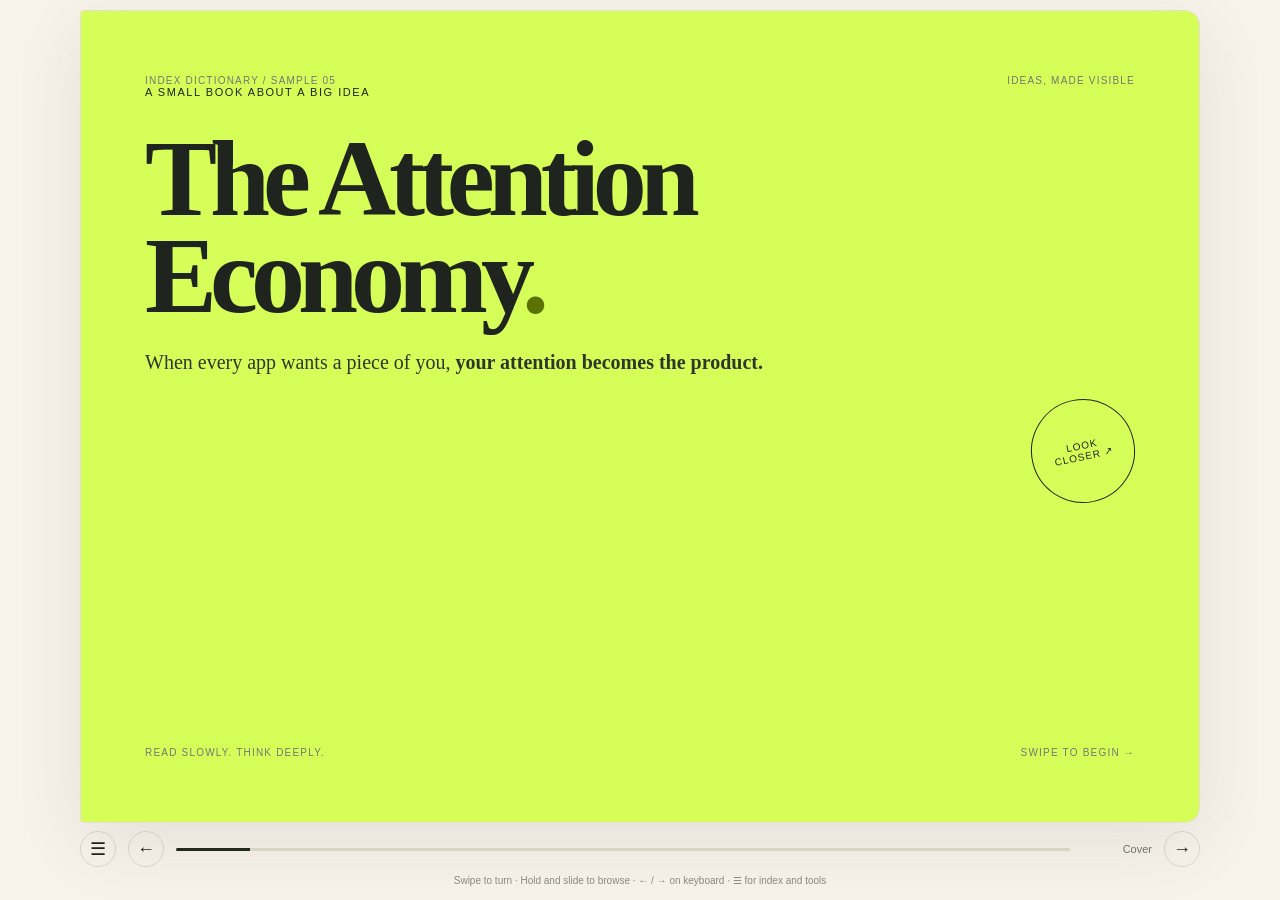
<file: book/book-05.html>
<!doctype html>
<html lang="en">
<head>
<meta charset="utf-8">
<meta name="viewport" content="width=device-width, initial-scale=1">
<meta name="theme-color" content="#f7f3eb">
<title>Index Dictionary — The Attention Economy (Sample 05)</title>
<style>
:root{--paper:#f7f3eb;--ink:#20241f;--muted:#74776f;--line:#ded8cb;--lime:#d5ff58;--blue:#b9d7f6;--orange:#ff8e62}
*{box-sizing:border-box}body{margin:0;background:var(--paper);color:var(--ink);font-family:Georgia,'Times New Roman',serif;overflow:hidden}.top{height:62px;position:fixed;z-index:5;inset:0 0 auto;display:flex;align-items:center;justify-content:space-between;padding:0 24px;background:#f7f3ebed;border-bottom:1px solid var(--line);font:12px Arial,sans-serif}.logo{font-weight:900;letter-spacing:.12em}.logo b{background:var(--lime);padding:7px;margin-right:8px}.label{color:var(--muted);text-transform:uppercase;letter-spacing:.12em;font-size:10px}.round{border:1px solid var(--line);background:transparent;width:36px;height:36px;border-radius:50%;font-size:18px;cursor:pointer;color:var(--ink)}main{height:100dvh;padding:78px 18px 18px;display:flex;flex-direction:column;align-items:center;justify-content:center;gap:10px}.stage{width:min(100%,900px);height:min(740px,calc(100dvh - 118px));min-height:350px;position:relative;touch-action:pan-y}.page{position:absolute;inset:0;background:#fffdf8;border:1px solid #e5ded1;border-radius:4px 15px 15px 4px;box-shadow:0 20px 70px #302a1917;overflow:auto;opacity:0;pointer-events:none;transform:translateX(14px);transition:opacity .2s,transform .23s}.page.active{opacity:1;pointer-events:auto;transform:translateX(0)}.inner{min-height:100%;padding:clamp(23px,5vw,64px);display:flex;flex-direction:column}.meta,.foot{display:flex;justify-content:space-between;gap:12px;font:10px Arial,sans-serif;letter-spacing:.12em;text-transform:uppercase;color:var(--muted)}h1{font-size:clamp(54px,9vw,108px);line-height:.9;letter-spacing:-.065em;margin:32px 0 22px}h2{font-size:clamp(34px,5vw,58px);line-height:1;letter-spacing:-.055em;margin:28px 0 18px}h3{font-size:20px;margin:0 0 8px}p{font-size:clamp(16px,1.8vw,19px);line-height:1.65;color:#484b43;max-width:690px}.cover{background:var(--lime)}.cover .inner{justify-content:space-between}.cover .tag{font:11px Arial,sans-serif;text-transform:uppercase;letter-spacing:.14em}.cover p{font-size:20px;color:#30352a}.stamp{width:104px;height:104px;border:1px solid;border-radius:50%;display:grid;place-items:center;align-self:flex-end;text-align:center;font:10px Arial,sans-serif;letter-spacing:.1em;transform:rotate(-12deg)}.foot{margin-top:auto;padding-top:24px}.quote{font-size:clamp(30px,5vw,52px);line-height:1.12;letter-spacing:-.04em;margin:30px 0}.hi{background:var(--lime);padding:0 .1em}.cols{display:grid;grid-template-columns:1fr 1fr;gap:18px}.note{padding:17px;border-radius:12px;background:#f0ede5}.note p{font-size:15px;margin:6px 0 0}.visual{background:#edf3ed;border-radius:15px;padding:12px;margin:15px 0}.visual svg{display:block;width:100%;max-height:300px}.index{display:grid;grid-template-columns:1fr 1fr;gap:0 22px}.index a{display:flex;justify-content:space-between;gap:12px;padding:13px 0;border-bottom:1px solid var(--line);font:13px Arial,sans-serif;color:var(--ink);text-decoration:none}.index a:hover{color:#668500}.dark{background:#20241f;color:#f7f3eb}.dark p,.dark .meta,.dark .foot{color:#c9cbc1}.dark .quote{color:var(--lime)}.controls{width:min(100%,900px);display:flex;align-items:center;gap:12px;font:11px Arial,sans-serif;color:var(--muted)}.bar{height:3px;background:#e1dbcf;flex:1;border-radius:5px;overflow:hidden}.bar span{height:100%;display:block;background:#252a20;width:0}.counter{min-width:70px;text-align:right}.hint{font:10px Arial,sans-serif;color:#8a8b82}.modal{position:fixed;inset:0;z-index:9;background:#10151077;display:grid;place-items:center;padding:18px;font-family:Arial,sans-serif}.modal.hide{display:none}.panel{background:var(--paper);width:min(480px,100%);padding:23px;border-radius:16px;max-height:85dvh;overflow:auto}.panel h3{margin-bottom:5px}.panel p{font:13px/1.5 Arial,sans-serif}.choices{display:grid;grid-template-columns:1fr 1fr;gap:7px;margin:14px 0}.choices button,.tools button{padding:10px;border:1px solid var(--line);border-radius:9px;background:white;text-align:left;cursor:pointer}.choices small{display:block;color:var(--muted);margin-top:4px}.tools{display:flex;gap:7px;flex-wrap:wrap}.tools button{font:12px Arial,sans-serif}.message{font:12px Arial,sans-serif;color:var(--muted)}@media(max-width:600px){.top{padding:0 14px}.label{display:none}main{padding:72px 9px 12px}.stage{height:calc(100dvh - 112px);min-height:300px}.inner{padding:23px 20px}.index,.cols{grid-template-columns:1fr}.hint{display:none}.controls{gap:8px}}@media(prefers-reduced-motion:reduce){*,*:before,*:after{transition:none!important}}
</style>
<style>
main{height:100dvh;padding:10px 18px 14px;gap:8px}.stage{height:auto;min-height:0;flex:1;width:min(100%,1120px)}.controls,.hint{flex:0 0 auto}.controls{width:min(100%,1120px)}@media(max-width:600px){main{padding:7px 8px 9px}.stage{height:auto;min-height:0}.inner{padding:20px 16px}.controls{gap:6px}}
</style>
</head>
<body>
<main>
<div class="stage" id="stage" aria-label="Book pages">
<article class="page cover active" id="cover" data-name="Cover"><div class="inner"><div class="meta"><span>Index Dictionary / Sample 05</span><span>Ideas, made visible</span></div><div><div class="tag">A small book about a big idea</div><h1>The Attention<br>Economy<span style="color:#5b7200">.</span></h1><p>When every app wants a piece of you, <strong>your attention becomes the product.</strong></p></div><div class="stamp">LOOK<br>CLOSER ↗</div><div class="foot"><span>Read slowly. Think deeply.</span><span>Swipe to begin →</span></div></div></article>
<article class="page" id="book-index" data-name="Book index"><div class="inner"><div class="meta"><span>Inside this book</span><span>00 / Map</span></div><h2>A map of the idea.</h2><p>Ten short stops, from the everyday hook to the system underneath it.</p><div class="index" id="indexList"></div><div class="foot"><span>Choose a chapter</span><span>Index Dictionary</span></div></div></article>
<article class="page" id="page-1" data-name="The hook"><div class="inner"><div class="meta"><span>01 / The hook</span><span>Notice your attention</span></div><h2>Have you ever opened your phone for one thing…</h2><p>…and looked up twenty minutes later wondering where the time went?</p><div class="quote">You didn't plan to stay.<br><span class="hi">The system planned for you to stay.</span></div><p>That gap between your intention and your actual behavior is the doorway into the attention economy.</p><div class="foot"><span>Start with a familiar moment</span><span>01</span></div></div></article>
<article class="page" id="page-2" data-name="The definition"><div class="inner"><div class="meta"><span>02 / The concept</span><span>Plain language</span></div><h2>What is the attention economy?</h2><p>It is an environment where human attention is scarce, valuable, and competed for.</p><div class="cols"><div class="note"><h3>What is scarce?</h3><p>Your time, focus, curiosity, and mental energy. A day has only so many waking hours.</p></div><div class="note"><h3>What is valuable?</h3><p>The chance to show you a message, an ad, a video, or something that influences what you do next.</p></div></div><p><strong>Core idea:</strong> when attention creates value, products are designed to attract it—and often to keep it.</p><div class="foot"><span>Scarcity creates competition</span><span>02</span></div></div></article>
<article class="page" id="page-3" data-name="A tiny meme"><div class="inner"><div class="meta"><span>03 / Everyday version</span><span>Relatable moment</span></div><h2>The “just one minute” loop.</h2><div class="visual"><svg viewBox="0 0 600 250" role="img" aria-label="Illustration: one message turns into a chain of notifications and recommendations"><rect x="15" y="15" width="170" height="215" rx="18" fill="#fffdf8" stroke="#252a20" stroke-width="2"/><circle cx="100" cy="60" r="22" fill="#ff8e62"/><path d="M65 140 Q100 90 135 140 L146 185 L54 185Z" fill="#b9d7f6" stroke="#252a20" stroke-width="2"/><text x="100" y="211" text-anchor="middle" font-size="14" fill="#20241f">“One message.”</text><path d="M205 120 H260 M250 110 L262 120 L250 130" stroke="#30352a" stroke-width="3" fill="none"/><rect x="280" y="15" width="305" height="215" rx="18" fill="#d5ff58" stroke="#252a20" stroke-width="2"/><g font-size="13" fill="#20241f"><rect x="305" y="38" width="255" height="34" rx="7" fill="#fffdf8"/><text x="318" y="60">New video recommended</text><rect x="305" y="82" width="255" height="34" rx="7" fill="#fffdf8"/><text x="318" y="104">Someone liked your post</text><rect x="305" y="126" width="255" height="34" rx="7" fill="#fffdf8"/><text x="318" y="148">Here’s another thing you’ll love</text></g><text x="432" y="198" text-anchor="middle" font-size="14" font-weight="bold" fill="#20241f">“An hour already?”</text></svg></div><p>The useful question is not “Why am I weak?” but “What choices did this interface make easy?”</p><div class="foot"><span>Look at the design, not just the user</span><span>03</span></div></div></article>
<article class="page" id="page-4" data-name="The system"><div class="inner"><div class="meta"><span>04 / Vector system map</span><span>Follow the incentives</span></div><h2>Attention becomes a feedback loop.</h2><div class="visual"><svg viewBox="0 0 680 320" role="img" aria-label="Feedback loop: content attracts attention, attention creates engagement, engagement informs optimization, optimized content attracts more attention"><defs><marker id="arrow" markerWidth="8" markerHeight="8" refX="6" refY="3" orient="auto"><path d="M0,0 L6,3 L0,6Z" fill="#30352a"/></marker></defs><path d="M200 70 H450 M550 105 V215 M450 255 H200 M100 215 V105" stroke="#30352a" stroke-width="2" marker-end="url(#arrow)" fill="none"/><rect x="25" y="33" width="175" height="72" rx="13" fill="#fffdf8" stroke="#30352a"/><text x="112" y="63" text-anchor="middle" font-size="16" font-weight="bold">Content</text><text x="112" y="85" text-anchor="middle" font-size="12">Posts, videos, alerts</text><rect x="450" y="33" width="205" height="72" rx="13" fill="#b9d7f6" stroke="#30352a"/><text x="552" y="63" text-anchor="middle" font-size="16" font-weight="bold">Attention</text><text x="552" y="85" text-anchor="middle" font-size="12">Views and time spent</text><rect x="450" y="215" width="205" height="72" rx="13" fill="#ff8e62" stroke="#30352a"/><text x="552" y="245" text-anchor="middle" font-size="16" font-weight="bold">Optimization</text><text x="552" y="267" text-anchor="middle" font-size="12">Rank what retains</text><rect x="25" y="215" width="175" height="72" rx="13" fill="#d5ff58" stroke="#30352a"/><text x="112" y="245" text-anchor="middle" font-size="16" font-weight="bold">Engagement</text><text x="112" y="267" text-anchor="middle" font-size="12">Clicks, likes, shares</text><text x="340" y="155" text-anchor="middle" font-size="13">More signals → better targeting</text><text x="340" y="176" text-anchor="middle" font-size="13">More targeting → more attention</text></svg></div><p>This is a simplified model, not a claim that every platform works identically. It shows how measurement and optimization can reinforce the behavior a product is designed to maximize.</p><div class="foot"><span>Systems thinking: follow the loop</span><span>04</span></div></div></article>
<article class="page" id="page-5" data-name="The graph"><div class="inner"><div class="meta"><span>05 / Graph page</span><span>Illustrative data</span></div><h2>Small prompts can extend a session.</h2><p>Imagine a session where each new recommendation makes another minute of viewing more likely. This illustration shows a possible pattern—not real platform data.</p><div class="visual" style="background:#f2f0fa"><svg viewBox="0 0 660 310" role="img" aria-label="Illustrative rising curve showing a possible relationship between more prompts and time spent; not measured data"><g stroke="#d8d5e6"><path d="M65 45 H620 M65 95 H620 M65 145 H620 M65 195 H620 M65 245 H620"/></g><path d="M65 35 V265 H625" fill="none" stroke="#56536b" stroke-width="2"/><path d="M65 245 C145 239 175 220 230 190 S325 145 375 112 S480 70 610 48" fill="none" stroke="#6756c9" stroke-width="5" stroke-linecap="round"/><path d="M65 245 C145 239 175 220 230 190 S325 145 375 112 S480 70 610 48 L610 265 L65 265Z" fill="#b9aef4" opacity=".25"/><g fill="#56536b" font-size="12"><text x="65" y="290">Session begins</text><text x="620" y="290" text-anchor="end">More prompts</text><text x="22" y="165" transform="rotate(-90 22 165)" text-anchor="middle">Illustrative time spent</text><text x="65" y="22">Conceptual relationship</text></g></svg><small style="font:11px Arial,sans-serif;color:#74776f">Illustrative curve only · No measured values · Outcomes vary.</small></div><p><strong>Read the graph:</strong> the curve is not proof of causation. A factual claim needs reliable data, defined measures, and a source.</p><div class="foot"><span>Graphs need context</span><span>05</span></div></div></article>
<article class="page" id="page-6" data-name="The trade-off"><div class="inner"><div class="meta"><span>06 / Two sides</span><span>Trade-offs matter</span></div><h2>Attention is not always the enemy.</h2><div class="cols"><div class="note" style="background:#e8f2e2"><h3>When it helps</h3><p>Learning tools, urgent alerts, meaningful communities, creative discovery, and useful recommendations can earn attention for good reasons.</p></div><div class="note" style="background:#fbe8df"><h3>When it harms</h3><p>Misleading notifications, endless feeds, outrage bait, and opaque incentives can pull attention away from personal priorities.</p></div></div><div class="quote">The question isn't “How much attention?”<br>It's <span class="hi">“Attention in service of what?”</span></div><p>Good design respects intent, makes stopping easy, and creates value beyond time spent.</p><div class="foot"><span>Evaluate outcomes, not just metrics</span><span>06</span></div></div></article>
<article class="page" id="page-7" data-name="The hidden metric"><div class="inner"><div class="meta"><span>07 / System behavior</span><span>Measure the right thing</span></div><h2>What gets measured shapes what gets built.</h2><p>If a team treats session duration as the main sign of success, it may optimize for longer sessions—even when a shorter session would better serve the person.</p><div class="visual"><svg viewBox="0 0 620 200" role="img" aria-label="Comparison of optimizing time spent versus optimizing user value"><rect x="8" y="15" width="270" height="170" rx="13" fill="#fbe8df" stroke="#30352a"/><text x="143" y="46" text-anchor="middle" font-size="16" font-weight="bold">Metric: time spent</text><path d="M42 80 H245 M42 110 H220 M42 140 H235" stroke="#ff8e62" stroke-width="9" stroke-linecap="round"/><text x="143" y="169" text-anchor="middle" font-size="12">Can reward more scrolling</text><rect x="342" y="15" width="270" height="170" rx="13" fill="#e8f2e2" stroke="#30352a"/><text x="477" y="46" text-anchor="middle" font-size="16" font-weight="bold">Outcome: user value</text><path d="M376 80 H565 M376 110 H530 M376 140 H552" stroke="#71985b" stroke-width="9" stroke-linecap="round"/><text x="477" y="169" text-anchor="middle" font-size="12">Can reward task completion</text></svg></div><p>A proxy metric is not the goal itself. Pair engagement measures with user outcomes, satisfaction, and the ability to leave when finished.</p><div class="foot"><span>Beware of proxy goals</span><span>07</span></div></div></article>
<article class="page" id="page-8" data-name="Take back control"><div class="inner"><div class="meta"><span>08 / Application</span><span>Small practical changes</span></div><h2>Make your attention harder to interrupt.</h2><div class="index" style="grid-template-columns:1fr"><a href="#page-8"><span>01 — Turn off non-essential notifications</span><span>Reduce triggers</span></a><a href="#page-8"><span>02 — Move distracting apps off the home screen</span><span>Add friction</span></a><a href="#page-8"><span>03 — Decide why you opened an app</span><span>Set intent</span></a><a href="#page-8"><span>04 — Choose a stopping point before you begin</span><span>Define enough</span></a><a href="#page-8"><span>05 — Notice how you feel after a session</span><span>Check outcomes</span></a></div><p>These are experiments, not universal rules. Keep the changes that help you spend attention according to your own priorities.</p><div class="foot"><span>Design your environment</span><span>08</span></div></div></article>
<article class="page" id="page-9" data-name="Key takeaways"><div class="inner"><div class="meta"><span>09 / Remember</span><span>Three takeaways</span></div><h2>The idea in three lines.</h2><p><strong>01.</strong> Attention is limited, so organizations compete to earn it.</p><hr style="border:0;border-top:1px solid var(--line);width:100%"><p><strong>02.</strong> Interfaces and metrics can shape behavior through feedback loops.</p><hr style="border:0;border-top:1px solid var(--line);width:100%"><p><strong>03.</strong> More engagement is not automatically more value; judge the system by what it helps people achieve.</p><div class="quote">Who benefits from the next minute of your attention?</div><div class="foot"><span>One idea worth keeping</span><span>09</span></div></div></article>
<article class="page dark" id="end" data-name="End page"><div class="inner"><div class="meta"><span>End of book 004</span><span>Keep exploring</span></div><h2>Look closer.<br>Choose consciously.</h2><div class="quote">Your attention is part of your life. Spend it on purpose.</div><p>Next: explore cognitive bias, persuasive design, or the psychology of habits.</p><div class="foot"><a href="#book-index" style="color:var(--lime)">↶ Return to book index</a><a href="./index.html" style="color:var(--lime)">Back to library ↗</a></div></div></article>
</div>
<div class="controls"><button class="round" id="menu" aria-label="Open book contents and tools">☰</button><button class="round" id="prev" aria-label="Previous page">←</button><div class="bar"><span id="progress"></span></div><div class="counter" id="counter" aria-live="polite">Cover</div><button class="round" id="next" aria-label="Next page">→</button></div><div class="hint">Swipe to turn · Hold and slide to browse · ← / → on keyboard · ☰ for index and tools</div>
</main>
<div class="modal hide" id="modal" role="dialog" aria-modal="true" aria-labelledby="modalTitle"><div class="panel"><h3 id="modalTitle">Your book</h3><p>Jump to a page or choose a reader utility.</p><div class="choices" id="choices"></div><div class="tools"><button id="bookmark">☆ Bookmark page</button><button id="share">↗ Share</button><button id="copy">Copy link</button><button id="help">Gesture guide</button><button id="close">Close</button></div><p class="message" id="message" aria-live="polite"></p></div></div>
<script>
(()=>{const pages=[...document.querySelectorAll('.page')],index=document.getElementById('indexList'),choices=document.getElementById('choices'),modal=document.getElementById('modal'),message=document.getElementById('message'),counter=document.getElementById('counter'),progress=document.getElementById('progress'),stage=document.getElementById('stage');let cur=0,down=null,timer=null,holding=false;
const meta=pages.map((p,i)=>({id:p.id,name:p.dataset.name||`Page ${i+1}`,i}));
const bookId='book-05';let readySent=false;function sendPageMessage(type){parent.postMessage({protocol:'index-dictionary.book',version:1,type,bookId,pageId:pages[cur].id},'*')}
function jump(i,hash=true){cur=Math.max(0,Math.min(pages.length-1,i));pages.forEach((p,n)=>{p.classList.toggle('active',n===cur);p.setAttribute('aria-hidden',n===cur?'false':'true')});counter.textContent=cur===0?'Cover':`${cur+1} / ${pages.length}`;progress.style.width=`${(cur+1)/pages.length*100}%`;document.title=`${meta[cur].name} — The Attention Economy`;if(hash)location.hash=pages[cur].id;pages[cur].scrollTop=0;sendPageMessage(readySent?'page-changed':'book-ready');readySent=true}
function close(){modal.classList.add('hide')}function open(){modal.classList.remove('hide');message.textContent=''}
meta.forEach(x=>{const a=document.createElement('a');a.href='#'+x.id;a.innerHTML=`<span>${String(x.i).padStart(2,'0')} — ${x.name}</span><span>↗</span>`;a.addEventListener('click',e=>{e.preventDefault();jump(x.i);close()});index.append(a);const b=document.createElement('button');b.innerHTML=`${String(x.i).padStart(2,'0')} — ${x.name}<small>Open page</small>`;b.onclick=()=>{jump(x.i);close()};choices.append(b)});
document.getElementById('next').onclick=()=>jump(cur+1);document.getElementById('prev').onclick=()=>jump(cur-1);document.getElementById('menu').onclick=open;document.getElementById('close').onclick=close;modal.addEventListener('click',e=>{if(e.target===modal)close()});document.addEventListener('keydown',e=>{if(e.key==='Escape')close();if(!modal.classList.contains('hide'))return;if(['INPUT','TEXTAREA','SELECT','BUTTON','A'].includes(document.activeElement?.tagName))return;if(e.key==='ArrowRight'||e.key==='PageDown'){e.preventDefault();jump(cur+1)}if(e.key==='ArrowLeft'||e.key==='PageUp'){e.preventDefault();jump(cur-1)}});
stage.addEventListener('pointerdown',e=>{if(e.target.closest('a,button,input,textarea,select'))return;if(e.pointerType==='mouse'&&e.button!==0)return;down={x:e.clientX,y:e.clientY,t:Date.now()};holding=false;clearTimeout(timer);timer=setTimeout(()=>{holding=true;counter.textContent='↔ slide to browse'},420)});
stage.addEventListener('pointermove',e=>{if(!down)return;if(holding){const step=Math.round((e.clientX-down.x)/65);const target=Math.max(0,Math.min(pages.length-1,cur+step));counter.textContent=`↔ ${meta[target].name}`}});
function release(e){if(!down)return;clearTimeout(timer);const dx=e.clientX-down.x,dy=e.clientY-down.y;if(holding){const step=Math.round(dx/65);if(Math.abs(dx)>25)jump(cur+step);else counter.textContent=cur===0?'Cover':`${cur+1} / ${pages.length}`}else if(Math.abs(dx)>55&&Math.abs(dx)>Math.abs(dy)*1.25){dx<0?jump(cur+1):jump(cur-1)}down=null;holding=false}
stage.addEventListener('pointerup',release);stage.addEventListener('pointercancel',()=>{clearTimeout(timer);down=null;holding=false;jump(cur,false)});
async function copy(){const url=location.href.split('#')[0]+'#'+pages[cur].id;try{await navigator.clipboard.writeText(url);message.textContent='Page link copied.'}catch(e){message.textContent='Copy unavailable. Select and copy: '+url}}
document.getElementById('copy').onclick=copy;document.getElementById('share').onclick=async()=>{const data={title:'The Attention Economy — Index Dictionary',text:'A short visual book about attention and design.',url:location.href.split('#')[0]+'#'+pages[cur].id};if(navigator.share){try{await navigator.share(data);message.textContent='Share sheet opened.'}catch(e){if(e.name!=='AbortError')copy()}}else copy()};
document.getElementById('bookmark').onclick=()=>{try{const key='id-bookmarks',arr=JSON.parse(localStorage.getItem(key)||'[]'),item={book:'attention-economy-sample-05',page:pages[cur].id,title:meta[cur].name},exists=arr.some(x=>x.book===item.book&&x.page===item.page);localStorage.setItem(key,JSON.stringify(exists?arr.filter(x=>!(x.book===item.book&&x.page===item.page)):[...arr,item]));message.textContent=exists?'Bookmark removed.':'Bookmarked on this device.'}catch(e){message.textContent='Browser storage unavailable.'}};
document.getElementById('help').onclick=()=>message.textContent='Swipe left/right to turn pages. Hold and slide horizontally to browse multiple pages. Use keyboard arrows or bottom controls as alternatives. Tap ☰ to jump to a page.';
document.querySelectorAll('a[href="#book-index"]').forEach(a=>a.addEventListener('click',e=>{e.preventDefault();jump(1)}));
const hash=location.hash.slice(1),hi=pages.findIndex(p=>p.id===hash);jump(hi>=0?hi:0,false);
window.addEventListener('hashchange',()=>{const pageIndex=pages.findIndex(p=>p.id===location.hash.slice(1));if(pageIndex>=0&&pageIndex!==cur)jump(pageIndex,false)});
})();
</script>
</body>
</html>
</file>
<file: src/css/tokens.css>
:root {
  color-scheme: light;
  --color-background: #f5f3ed;
  --color-sidebar: #f9f7f1;
  --color-surface: #fffefa;
  --color-ink: #20241f;
  --color-muted: #686b63;
  --color-line: #e3dfd5;
  --color-accent: #d5ff58;
  --color-green: #34654c;
  --color-blue: #b9d7f6;
  --color-shadow: 0 12px 36px #24271b0c;
  --font-body: Arial, ui-sans-serif, system-ui, sans-serif;
  --font-editorial: Georgia, "Times New Roman", serif;
  --header-height: 68px;
}
</file>
<file: src/css/app.css>
* {
  box-sizing: border-box;
}

html {
  min-width: 320px;
  scroll-behavior: smooth;
}

body {
  min-width: 320px;
  min-height: 100vh;
  margin: 0;
  overflow-x: clip;
  background: var(--color-background);
  color: var(--color-ink);
  font: 14px/1.5 var(--font-body);
}

button,
input {
  font: inherit;
}

button,
a {
  -webkit-tap-highlight-color: transparent;
}

button {
  color: inherit;
  cursor: pointer;
  transition: none !important;
}

a {
  color: inherit;
}

[hidden] {
  display: none !important;
}

.skip-link {
  position: fixed;
  z-index: 30;
  top: 8px;
  left: 8px;
  padding: 9px 12px;
  transform: translateY(-160%);
  border: 1px solid var(--color-line);
  border-radius: 7px;
  background: var(--color-surface);
}

.skip-link:focus {
  transform: translateY(0);
}

.site-header {
  position: sticky;
  z-index: 20;
  top: 0;
  width: 100%;
  height: var(--header-height);
  padding: 0 clamp(18px, 3.4vw, 42px);
  display: flex;
  align-items: center;
  gap: 14px;
  border-bottom: 1px solid var(--color-line);
  background: #f9f7f1;
}

.brand {
  display: inline-flex;
  align-items: center;
  gap: 10px;
  font-size: 12px;
  font-weight: 900;
  letter-spacing: .09em;
  text-decoration: none;
}

.brand-mark {
  width: 34px;
  height: 34px;
  display: grid;
  place-items: center;
  background: var(--color-accent);
  color: var(--color-ink);
  font-size: 14px;
  letter-spacing: 0;
}

.environment-label {
  margin-left: auto;
  color: #686b63;
  font-size: 9px;
  font-weight: 700;
  letter-spacing: .14em;
}

.mobile-menu {
  width: 38px;
  height: 38px;
  display: none;
  place-items: center;
  border: 1px solid var(--color-line);
  border-radius: 8px;
  background: var(--color-surface);
}

.app-layout {
  min-height: calc(100vh - var(--header-height));
  display: grid;
  grid-template-columns: 244px minmax(0, 1fr);
}

.sidebar {
  min-height: calc(100vh - var(--header-height));
  position: sticky;
  top: var(--header-height);
  align-self: start;
  height: calc(100vh - var(--header-height));
  overflow-y: auto;
  padding: 22px 15px 16px;
  display: flex;
  flex-direction: column;
  gap: 21px;
  border-right: 1px solid var(--color-line);
  background: var(--color-sidebar);
}

.nav-section {
  display: grid;
  gap: 4px;
}

.nav-section-toggle {
  width: 100%;
  padding: 8px 11px;
  display: flex;
  align-items: center;
  justify-content: space-between;
  border: 0;
  border-radius: 8px;
  background: transparent;
  color: #686b63;
  font-size: 10px;
  font-weight: 700;
  letter-spacing: .13em;
  text-align: left;
  text-transform: uppercase;
}

.nav-section-toggle:hover {
  background: #efede5;
  color: var(--color-ink);
}

.chevron {
  font-size: 17px;
  font-weight: 400;
  transition: transform .15s ease;
}

.nav-section-toggle[aria-expanded="false"] .chevron {
  transform: rotate(-90deg);
}

.nav {
  display: grid;
  gap: 4px;
}

.nav a {
  min-height: 39px;
  padding: 9px 11px;
  display: flex;
  align-items: center;
  gap: 11px;
  border-radius: 9px;
  color: #575b52;
  font-size: 13px;
  text-decoration: none;
}

.nav a:hover,
.nav a.active {
  background: #ecebe3;
  color: #192019;
}

.nav-icon {
  min-width: 18px;
  color: #70766a;
  font-size: 13px;
  text-align: center;
}

.solo-nav {
  margin-top: -13px;
}

.nav-separator {
  height: 1px;
  margin: -12px 8px 0;
  background: var(--color-line);
}

.sidebar-note {
  margin-top: auto;
  padding: 13px;
  border: 1px solid var(--color-line);
  border-radius: 12px;
  background: var(--color-surface);
}

.sidebar-note strong {
  font-size: 12px;
}

.sidebar-note p {
  margin: 5px 0 0;
  color: var(--color-muted);
  font-size: 11px;
  line-height: 1.5;
}

.main-column {
  min-width: 0;
}

body.reader-mode .app-layout {
  height: calc(100dvh - var(--header-height));
  min-height: 0;
  overflow: hidden;
}

body.reader-mode .main-column {
  height: 100%;
  min-height: 0;
  display: flex;
  flex-direction: column;
}

body.reader-mode #main {
  min-height: 0;
  flex: 1;
  overflow: hidden;
}

body.reader-mode #view-root {
  height: 100%;
  min-height: 0;
  display: flex;
  flex-direction: column;
}

.topbar {
  min-height: 68px;
  padding: 0 clamp(18px, 4vw, 52px);
  display: flex;
  align-items: center;
  justify-content: space-between;
  gap: 16px;
  border-bottom: 1px solid var(--color-line);
  background: #f8f6f0;
}

.breadcrumb {
  margin: 0;
  color: var(--color-muted);
  font-size: 12px;
}

.top-actions {
  min-width: 0;
  display: flex;
  align-items: center;
  gap: 14px;
}

.text-link {
  color: #455c3f;
  font-size: 12px;
  font-weight: 700;
  text-decoration: none;
}

.text-link:hover {
  text-decoration: underline;
}

.searchbox {
  width: min(330px, 38vw);
  height: 39px;
  padding: 0 11px;
  display: flex;
  align-items: center;
  gap: 8px;
  border: 1px solid var(--color-line);
  border-radius: 9px;
  background: #fff;
  color: #73766c;
}

.searchbox:focus-within {
  border-color: #85976d;
  box-shadow: 0 0 0 3px #d5ff5840;
}

.searchbox input {
  width: 100%;
  min-width: 0;
  padding: 0;
  border: 0;
  outline: 0;
  background: transparent;
  color: var(--color-ink);
  font-size: 12px;
}

.page-wrap {
  width: min(100%, 1240px);
  margin: 0 auto;
  padding: clamp(24px, 4vw, 48px);
}

.eyebrow {
  margin: 0;
  color: var(--color-green);
  font-size: 10px;
  font-weight: 700;
  letter-spacing: .15em;
  text-transform: uppercase;
}

.page-title {
  margin: 9px 0 12px;
  font: 500 clamp(34px, 5vw, 54px)/1.04 var(--font-editorial);
  letter-spacing: -.045em;
}

.lede {
  max-width: 680px;
  margin: 0 0 25px;
  color: #66695f;
  font-size: 15px;
}

.home-welcome {
  min-height: min(650px, calc(100vh - var(--header-height) - 68px));
  display: grid;
  grid-template-columns: minmax(0, 1.2fr) minmax(250px, .8fr);
  align-items: center;
  gap: clamp(26px, 6vw, 80px);
}

.home-copy {
  max-width: 660px;
}

.home-copy .page-title {
  margin-top: 16px;
  font-size: clamp(48px, 7vw, 82px);
  line-height: .98;
}

.home-copy .lede {
  max-width: 600px;
  margin-bottom: 15px;
  font-size: clamp(16px, 1.8vw, 19px);
  line-height: 1.55;
}

.home-detail {
  max-width: 580px;
  margin: 0 0 24px;
  color: var(--color-muted);
  font-size: 14px;
  line-height: 1.7;
}

.button {
  min-height: 40px;
  padding: 10px 15px;
  display: inline-flex;
  align-items: center;
  justify-content: center;
  gap: 8px;
  border: 1px solid #222820;
  border-radius: 8px;
  background: #222820;
  color: #fff;
  font-size: 12px;
  font-weight: 700;
  text-decoration: none;
}

.button:hover {
  background: #3d4938;
}

.button.light {
  border-color: var(--color-line);
  background: var(--color-surface);
  color: var(--color-ink);
}

.button.light:hover {
  background: #f0efe8;
}

.button.small {
  min-height: 36px;
  padding: 8px 11px;
}

.mascot-scene {
  min-height: 320px;
  position: relative;
  display: grid;
  place-items: center;
}

.mascot-halo {
  width: min(280px, 76vw);
  aspect-ratio: 1;
  position: absolute;
  border: 1px solid #d8d5c9;
  border-radius: 50%;
  background: radial-gradient(circle, #e8edcf 0, #e8edcf 38%, transparent 38.5%);
}

.mascot {
  z-index: 1;
  margin-top: -26px;
  font-size: clamp(92px, 15vw, 142px);
  filter: drop-shadow(0 8px 5px #3b3a261a);
}

.mascot-bubble {
  max-width: 260px;
  position: absolute;
  z-index: 2;
  top: 4px;
  right: 0;
  margin: 0;
  padding: 14px 16px;
  border: 1px solid var(--color-line);
  border-radius: 14px 14px 14px 3px;
  background: var(--color-surface);
  box-shadow: var(--color-shadow);
  font: 15px/1.4 var(--font-editorial);
}

.mascot-caption {
  position: absolute;
  bottom: 5px;
  margin: 0;
  color: var(--color-muted);
  font-size: 11px;
  letter-spacing: .07em;
  text-transform: uppercase;
}

.learning-columns,
.two-column {
  display: grid;
  grid-template-columns: minmax(0, 1.45fr) minmax(250px, .75fr);
  gap: 22px;
}

.panel {
  min-width: 0;
  padding: 18px;
  border: 1px solid var(--color-line);
  border-radius: 12px;
  background: var(--color-surface);
}

.panel-title,
.section-title {
  margin: 0 0 14px;
  font: 500 24px/1.2 var(--font-editorial);
}

.section-title {
  margin: 24px 0 12px;
  font-size: 26px;
}

.learning-summary h2,
.selected-concept h2 {
  margin: 8px 0;
  font: 500 26px/1.15 var(--font-editorial);
}

.learning-summary > p:not(.eyebrow),
.muted-copy {
  color: var(--color-muted);
  font-size: 12px;
  line-height: 1.6;
}

.progress-copy,
.result-count {
  margin: 10px 0;
  color: var(--color-muted);
  font-size: 11px;
}

.book-grid {
  display: grid;
  grid-template-columns: repeat(3, minmax(0, 1fr));
  gap: 14px;
}

.book-card {
  min-width: 0;
  overflow: hidden;
  border: 1px solid var(--color-line);
  border-radius: 12px;
  background: var(--color-surface);
  transition: none !important;
}

.book-card:hover {
  box-shadow: var(--color-shadow);
}

.book-card-open {
  width: 100%;
  padding: 0;
  display: block;
  border: 0;
  background: transparent;
  text-align: left;
}

.cover-art {
  min-height: 146px;
  padding: 16px;
  position: relative;
  display: flex;
  flex-direction: column;
  justify-content: space-between;
  overflow: hidden;
}

.cover-art::after {
  width: 115px;
  height: 115px;
  position: absolute;
  right: -22px;
  bottom: -36px;
  border: 1px solid #252a2088;
  border-radius: 50%;
  content: "";
}

.cover-smallcap {
  font-size: 9px;
  letter-spacing: .12em;
  text-transform: uppercase;
}

.cover-art strong {
  max-width: 200px;
  position: relative;
  z-index: 1;
  font: 500 clamp(19px, 2vw, 27px)/1 var(--font-editorial);
  letter-spacing: -.04em;
}

.cover-art > span:last-child {
  color: #51554c;
  font-size: 10px;
}

.c1 {
  background: #d5ff58;
}

.c2 {
  background: #c9dff5;
}

.c3 {
  background: #f7b59a;
}

.c4 {
  background: #ded7f5;
}

.c5 {
  background: #e7e3d4;
}

.card-body {
  padding: 13px 14px 15px;
  display: grid;
  gap: 8px;
}

.card-meta {
  display: flex;
  justify-content: space-between;
  gap: 8px;
  color: var(--color-muted);
  font-size: 9px;
  letter-spacing: .07em;
  text-transform: uppercase;
}

.card-title {
  font: 500 17px/1.2 var(--font-editorial);
}

.card-summary {
  min-height: 38px;
  color: var(--color-muted);
  font-size: 11px;
  line-height: 1.45;
}

.tags,
.filter-row {
  display: flex;
  flex-wrap: wrap;
  gap: 6px;
}

.tag {
  padding: 4px 7px;
  border: 1px solid var(--color-line);
  border-radius: 999px;
  color: #5e6258;
  font-size: 10px;
}

.searchbox-large {
  width: min(620px, 100%);
  height: 48px;
  margin: 16px 0 0;
}

.searchbox-large input {
  font-size: 14px;
}

.filter-row {
  margin: 16px 0;
}

.chip {
  padding: 8px 11px;
  border: 1px solid var(--color-line);
  border-radius: 999px;
  background: var(--color-surface);
  color: #55594f;
  font-size: 11px;
}

.chip:hover,
.chip.selected {
  border-color: #c4d7ad;
  background: #e8f0dc;
  color: #2b5638;
}

.two-column {
  grid-template-columns: minmax(0, 1.4fr) minmax(280px, .8fr);
}

.topic-layout {
  grid-template-columns: minmax(260px, .85fr) minmax(0, 1.15fr);
}

.topic-tree,
.book-list {
  display: grid;
  gap: 6px;
}

.topic-item {
  min-height: 36px;
  padding: 7px 8px;
  display: flex;
  align-items: center;
  gap: 8px;
  border: 0;
  border-radius: 7px;
  background: transparent;
  color: #54584f;
  font-size: 12px;
  text-align: left;
}

.topic-item:hover,
.topic-item.selected {
  background: #efeee7;
  color: #192019;
}

.topic-item small {
  margin-left: auto;
  color: var(--color-muted);
}

.topic-item.depth-1 {
  padding-left: 24px;
}

.topic-item.depth-2 {
  padding-left: 42px;
}

.topic-results .eyebrow {
  margin-bottom: 8px;
}

.check-option {
  margin: 0 0 14px;
  display: flex;
  align-items: center;
  gap: 7px;
  color: var(--color-muted);
  font-size: 11px;
}

.book-row {
  min-width: 0;
  padding: 6px;
  display: flex;
  align-items: center;
  gap: 5px;
  border: 1px solid var(--color-line);
  border-radius: 10px;
  background: var(--color-surface);
}

.book-row-open {
  min-width: 0;
  flex: 1;
  padding: 3px;
  display: flex;
  align-items: center;
  gap: 11px;
  border: 0;
  background: transparent;
  text-align: left;
}

.mini-cover {
  width: 43px;
  height: 51px;
  flex: 0 0 auto;
  display: grid;
  place-items: center;
  border: 1px solid #42453c;
  font: 16px var(--font-editorial);
}

.row-copy {
  min-width: 0;
  flex: 1;
}

.row-copy strong,
.row-copy small {
  display: block;
}

.row-copy strong {
  overflow: hidden;
  font: 500 15px/1.3 var(--font-editorial);
  text-overflow: ellipsis;
}

.row-copy small {
  margin-top: 3px;
  color: var(--color-muted);
  font-size: 10px;
}

.row-arrow {
  padding: 0 5px;
  color: var(--color-muted);
}

.icon-button {
  padding: 7px;
  border: 0;
  border-radius: 6px;
  background: transparent;
  color: var(--color-muted);
  font-size: 10px;
}

.icon-button:hover {
  background: #f2ede8;
}

.icon-button.danger:hover {
  color: #962e20;
}

.graph-box {
  padding: 13px;
  overflow: hidden;
  border: 1px solid var(--color-line);
  border-radius: 12px;
  background: #fbfaf6;
}

.graph-box svg {
  width: 100%;
  height: auto;
  max-height: 340px;
  overflow: visible;
}

.graph-edge {
  fill: none;
  stroke: #99998d;
  stroke-width: 1.6;
}

.edge-label {
  fill: #686b63;
  font: 10px var(--font-body);
}

.graph-node {
  cursor: pointer;
}

.graph-node circle {
  stroke: #34382f;
  stroke-width: 1.5;
}

.graph-node:hover circle,
.graph-node.selected circle,
.graph-node:focus circle {
  stroke-width: 3;
}

.graph-node text {
  fill: var(--color-ink);
  font: 11px var(--font-body);
  pointer-events: none;
}

.relationship-list {
  margin-top: 10px;
  color: #53574e;
  font-size: 11px;
}

.relationship-list summary {
  cursor: pointer;
}

.relationship-list ul {
  padding-left: 20px;
  line-height: 1.8;
}

.selected-concept h2 {
  font-size: 28px;
}

.panel-subtitle {
  margin: 20px 0 12px;
  font: 500 19px var(--font-editorial);
}

.learning-paths {
  max-width: 800px;
  display: grid;
  gap: 16px;
}

.path-panel {
  padding: clamp(16px, 3vw, 24px);
}

.path-heading {
  display: flex;
  align-items: start;
  justify-content: space-between;
  gap: 14px;
}

.path-heading h2 {
  margin: 7px 0;
  font: 500 23px var(--font-editorial);
}

.progress-track {
  height: 4px;
  overflow: hidden;
  border-radius: 4px;
  background: #eeece4;
}

.progress-track span {
  height: 100%;
  display: block;
  border-radius: inherit;
  background: #a9cf42;
  transition: width .2s ease;
}

.path-list {
  margin: 14px 0;
  padding: 0;
  display: grid;
  list-style: none;
}

.path-step {
  min-height: 62px;
  position: relative;
  display: grid;
  grid-template-columns: 40px minmax(0, 1fr) auto;
  align-items: center;
  gap: 12px;
}

.step-number {
  width: 36px;
  height: 36px;
  z-index: 1;
  display: grid;
  place-items: center;
  border: 1px solid #30352a;
  border-radius: 50%;
  background: var(--color-accent);
  font-weight: 700;
}

.path-step:not(:last-child)::after {
  position: absolute;
  top: 49px;
  bottom: -12px;
  left: 17px;
  border-left: 1px solid #c8c5ba;
  content: "";
}

.step-copy strong {
  font: 500 16px var(--font-editorial);
}

.step-copy small {
  display: block;
  color: var(--color-muted);
  font-size: 10px;
}

.step-action {
  padding: 8px 10px;
  border: 1px solid var(--color-line);
  border-radius: 8px;
  background: var(--color-surface);
  font-size: 10px;
}

.library-stats {
  margin: 20px 0;
  display: flex;
  flex-wrap: wrap;
  gap: 9px;
}

.stat {
  min-width: 130px;
  padding: 12px 15px;
  display: grid;
  gap: 2px;
  border: 1px solid var(--color-line);
  border-radius: 10px;
  background: var(--color-surface);
}

.stat strong {
  font: 500 24px var(--font-editorial);
}

.stat span {
  color: var(--color-muted);
  font-size: 10px;
}

.library-toolbar {
  display: flex;
  align-items: center;
  justify-content: space-between;
  gap: 12px;
  border-bottom: 1px solid var(--color-line);
}

.library-toolbar-actions {
  display: flex;
  align-items: center;
  gap: 12px;
}

.library-columns {
  margin-top: 20px;
  display: grid;
  grid-template-columns: minmax(0, .9fr) minmax(0, 1.1fr);
  align-items: start;
  gap: 16px;
}

.library-panel {
  min-width: 0;
  padding: 18px;
  border: 1px solid var(--color-line);
  border-radius: 12px;
  background: var(--color-surface);
}

.import-editor {
  margin-top: 18px;
}

.import-safety-note {
  margin: 0 0 14px;
  padding: 10px 12px;
  border-left: 3px solid var(--color-green);
  background: #f0f3e9;
  color: #42483d;
  font-size: 11px;
}

.import-editor-grid {
  display: grid;
  grid-template-columns: minmax(210px, .7fr) minmax(0, 1.3fr);
  gap: 16px;
}

.import-details-form {
  display: grid;
  align-content: start;
  gap: 8px;
}

.import-details-form label {
  margin-top: 3px;
  font-size: 11px;
  font-weight: 700;
}

.import-details-form label span {
  color: var(--color-muted);
  font-weight: 400;
}

.import-details-form input,
.import-details-form select {
  width: 100%;
  min-width: 0;
  padding: 9px 10px;
  border: 1px solid var(--color-line);
  border-radius: 8px;
  background: #fff;
  font: inherit;
  font-size: 12px;
}

.import-details-form .muted-copy {
  margin: 4px 0;
  overflow-wrap: anywhere;
}

.import-editor-actions {
  display: flex;
  align-items: center;
  gap: 9px;
}

.import-preview {
  min-width: 0;
}

.import-preview h3 {
  margin: 0 0 7px;
  font: 500 16px var(--font-editorial);
}

.import-preview iframe {
  width: 100%;
  height: 360px;
  display: block;
  border: 1px solid var(--color-line);
  border-radius: 9px;
  background: #fff;
}

.panel-heading {
  display: flex;
  align-items: center;
  justify-content: space-between;
  gap: 12px;
}

.panel-heading .eyebrow {
  margin: 0 0 4px;
}

.panel-heading h2 {
  margin: 0 0 12px;
  font: 500 23px/1.1 var(--font-editorial);
}

.collection-create {
  margin: 12px 0;
  display: flex;
  gap: 7px;
}

.collection-create input,
.collection-add select {
  min-width: 0;
  padding: 9px 10px;
  border: 1px solid var(--color-line);
  border-radius: 8px;
  background: #fff;
  font: inherit;
  font-size: 11px;
}

.collection-create input {
  flex: 1;
}

.collection-list {
  margin: 0;
  padding: 0;
  display: grid;
  gap: 5px;
  list-style: none;
}

.collection-item {
  display: flex;
  align-items: center;
  gap: 5px;
}

.collection-rename {
  display: flex;
  align-items: center;
  gap: 3px;
}

.collection-rename input {
  width: min(150px, 30vw);
  min-width: 90px;
  padding: 7px;
  border: 1px solid var(--color-line);
  border-radius: 6px;
  font: inherit;
  font-size: 11px;
}

.collection-select {
  min-width: 0;
  padding: 9px;
  flex: 1;
  display: flex;
  justify-content: space-between;
  gap: 8px;
  border: 0;
  border-radius: 7px;
  background: transparent;
  font-size: 11px;
  text-align: left;
}

.collection-select:hover,
.collection-select.selected {
  background: #eff2e7;
}

.collection-select small {
  color: var(--color-muted);
}

.library-book-list {
  display: grid;
  gap: 8px;
}

.library-book {
  min-width: 0;
  padding: 10px;
  display: flex;
  align-items: center;
  justify-content: space-between;
  gap: 8px;
  border: 1px solid var(--color-line);
  border-radius: 9px;
  background: #fff;
}

.library-book-main {
  min-width: 0;
  flex: 1;
}

.library-book-open {
  width: 100%;
  padding: 0;
  display: grid;
  gap: 4px;
  border: 0;
  background: transparent;
  text-align: left;
}

.library-book-open strong {
  overflow: hidden;
  font: 500 15px/1.3 var(--font-editorial);
  text-overflow: ellipsis;
}

.library-book-open small {
  color: var(--color-muted);
  font-size: 10px;
}

.library-book-actions {
  margin-top: 7px;
  display: flex;
  flex-wrap: wrap;
  gap: 5px 10px;
}

.collection-add {
  display: flex;
  align-items: center;
  gap: 5px;
}

.collection-add select {
  max-width: 145px;
}

.text-button {
  padding: 5px 7px;
  border: 0;
  border-radius: 5px;
  background: transparent;
  color: #43533d;
  font-size: 10px;
  white-space: nowrap;
}

.text-button:hover {
  background: #edf0e7;
}

.text-button.danger-text {
  color: #8b3328;
}

.text-button.danger-text:hover {
  background: #f7e9e4;
}

.sr-only {
  width: 1px;
  height: 1px;
  padding: 0;
  position: absolute;
  overflow: hidden;
  clip: rect(0, 0, 0, 0);
  white-space: nowrap;
  border: 0;
}

.library-tabs {
  display: flex;
  flex-wrap: wrap;
  gap: 8px;
}

.library-tab {
  padding: 10px 7px;
  border: 0;
  border-bottom: 2px solid transparent;
  background: transparent;
  color: var(--color-muted);
  font-size: 11px;
}

.library-tab:hover,
.library-tab.active {
  border-bottom-color: var(--color-ink);
  color: var(--color-ink);
}

.library-section-title {
  font-size: 22px;
}

.privacy-note {
  margin-top: 20px;
  color: var(--color-muted);
  font-size: 11px;
}

.account-columns {
  max-width: 900px;
}

.account-form {
  display: grid;
  align-content: start;
  gap: 14px;
}

.account-form > label:not(.account-checkbox) {
  display: grid;
  gap: 6px;
  color: #454940;
  font-size: 12px;
  font-weight: 700;
}

.account-input {
  width: 100%;
  min-height: 40px;
  padding: 9px 11px;
  border: 1px solid var(--color-line);
  border-radius: 8px;
  background: #fff;
  color: var(--color-ink);
}

.account-input:focus {
  border-color: #85976d;
  outline: 3px solid #d5ff5840;
}

.account-form small {
  color: var(--color-muted);
  font-size: 11px;
  font-weight: 400;
}

.account-settings {
  max-width: 580px;
}

.account-checkbox {
  display: flex;
  align-items: flex-start;
  gap: 9px;
  color: #454940;
  font-size: 12px;
}

.account-checkbox input {
  margin: 3px 0 0;
  accent-color: #526242;
}

.account-actions {
  display: flex;
  flex-wrap: wrap;
  gap: 9px;
}

.account-notice {
  max-width: 800px;
  margin: 0 0 18px;
  padding: 11px 13px;
  border: 1px solid #c9d5a9;
  border-radius: 8px;
  background: #f3f7e9;
  color: #39452f;
  font-size: 12px;
}

.account-notice.error {
  border-color: #e2b9ae;
  background: #fff4f0;
  color: #7e3022;
}

.leaderboard-panel {
  max-width: 760px;
}

.leaderboard-list {
  margin: 0;
  padding: 0;
  list-style: none;
}

.leaderboard-row {
  min-height: 52px;
  display: grid;
  grid-template-columns: 35px minmax(0, 1fr) auto;
  align-items: center;
  gap: 12px;
  border-top: 1px solid var(--color-line);
}

.leaderboard-rank {
  color: var(--color-muted);
  font-variant-numeric: tabular-nums;
}

.leaderboard-row > span:last-child {
  color: var(--color-muted);
  font-size: 12px;
}

.empty-state {
  padding: 28px;
  border: 1px dashed #c9c5b9;
  border-radius: 13px;
  background: #fbfaf6;
  text-align: center;
}

.empty-state.compact {
  padding: 20px;
}

.empty-icon {
  font-size: 26px;
}

.empty-state h2,
.empty-state h1 {
  margin: 8px 0;
  font: 500 24px var(--font-editorial);
}

.empty-state p {
  max-width: 440px;
  margin: 0 auto 15px;
  color: var(--color-muted);
  font-size: 12px;
}

.reader-view {
  height: 100%;
  min-height: 0;
  display: flex;
  flex-direction: column;
}

.reader-bar {
  min-height: 70px;
  padding: 10px clamp(16px, 3vw, 36px);
  display: flex;
  flex-wrap: wrap;
  align-items: center;
  justify-content: space-between;
  gap: 12px;
  border-bottom: 1px solid var(--color-line);
  background: var(--color-sidebar);
}

.reader-book,
.reader-actions {
  min-width: 0;
  display: flex;
  flex-wrap: wrap;
  align-items: center;
  gap: 12px;
}

.reader-book {
  flex: 1 1 240px;
}

.reader-actions {
  flex: 1 1 auto;
  justify-content: flex-end;
}

.reader-book > div {
  min-width: 0;
}

.reader-book strong,
.reader-book small {
  display: block;
}

.reader-book strong {
  overflow: hidden;
  font: 500 16px var(--font-editorial);
  text-overflow: ellipsis;
  white-space: nowrap;
}

.reader-book small {
  color: var(--color-muted);
  font-size: 10px;
}

.reader-back,
.reader-action {
  padding: 8px 10px;
  border: 1px solid var(--color-line);
  border-radius: 8px;
  background: var(--color-surface);
  font-size: 11px;
}

.reader-action:disabled {
  opacity: .55;
}

.reader-bookmark-note {
  margin: 0;
  padding: 7px clamp(16px, 3vw, 36px);
  color: var(--color-muted);
  font-size: 10px;
}

.reader-private-note {
  color: var(--color-muted);
  font-size: 10px;
  white-space: nowrap;
}

.reader-frame-wrap {
  min-height: 0;
  flex: 1;
  padding: clamp(10px, 2vw, 24px);
  display: flex;
  justify-content: center;
}

.reader-frame {
  width: min(100%, 1120px);
  height: 100%;
  min-height: 0;
  flex: 1;
  border: 1px solid var(--color-line);
  border-radius: 8px;
  background: #fff;
}

.storage-warning {
  margin: 12px clamp(16px, 4vw, 48px) 0;
  padding: 11px 13px;
  border: 1px solid #ddaa80;
  border-radius: 9px;
  background: #fff2e5;
  color: #713a16;
  font-size: 12px;
}

.loading-state {
  padding: 35px;
  color: var(--color-muted);
  text-align: center;
}

.toast {
  max-width: min(92vw, 480px);
  position: fixed;
  z-index: 40;
  right: 20px;
  bottom: 20px;
  padding: 12px 16px;
  transform: translateY(12px);
  border: 1px solid #363c32;
  border-radius: 9px;
  background: #252a23;
  color: white;
  font-size: 12px;
  opacity: 0;
  pointer-events: none;
  transition: opacity .15s ease, transform .15s ease;
}

.toast.visible {
  transform: translateY(0);
  opacity: 1;
}

:focus-visible {
  outline: 3px solid #56762a;
  outline-offset: 3px;
}

@media (max-width: 1050px) {
  .book-grid {
    grid-template-columns: repeat(2, minmax(0, 1fr));
  }

  .home-welcome {
    gap: 24px;
  }

  .mascot-bubble {
    right: -8px;
  }
}

@media (max-width: 760px) {
  :root {
    --header-height: 60px;
  }

  .site-header {
    padding: 0 14px;
  }

  .mobile-menu {
    display: grid;
  }

  .environment-label {
    display: none;
  }

  .app-layout {
    display: block;
  }

  .sidebar {
    width: min(290px, 84vw);
    height: calc(100dvh - var(--header-height));
    min-height: 0;
    position: fixed;
    z-index: 18;
    top: var(--header-height);
    left: 0;
    transform: translateX(-105%);
    transition: transform .2s ease;
    box-shadow: 8px 8px 30px #1b1e1818;
  }

  .sidebar.open {
    transform: translateX(0);
  }

  .sidebar-backdrop {
    position: fixed;
    z-index: 17;
    inset: var(--header-height) 0 0;
    border: 0;
    background: #1b1e1855;
  }

  .topbar {
    min-height: 62px;
    padding: 0 16px;
  }

  .breadcrumb {
    display: none;
  }

  .top-actions {
    width: 100%;
    justify-content: space-between;
  }

  .searchbox {
    width: min(420px, calc(100vw - 110px));
  }

  .home-welcome {
    min-height: auto;
    padding-top: 46px;
    grid-template-columns: 1fr;
    gap: 28px;
  }

  .mascot-scene {
    min-height: 260px;
  }

  .mascot-halo {
    width: 230px;
  }

  .mascot-bubble {
    top: -2px;
    right: 5%;
  }

  .learning-columns,
  .two-column,
  .topic-layout,
  .library-columns {
    grid-template-columns: 1fr;
  }

  .import-editor-grid {
    grid-template-columns: 1fr;
  }

  .import-preview iframe {
    height: 300px;
  }

  .page-wrap {
    padding: 28px 18px;
  }
}

@media (max-width: 520px) {
  .brand {
    gap: 8px;
    font-size: 10px;
  }

  .brand-mark {
    width: 32px;
    height: 32px;
  }

  .home-copy .page-title {
    font-size: 52px;
  }

  .book-grid {
    grid-template-columns: 1fr;
  }

  .cover-art {
    min-height: 166px;
  }

  .cover-art strong {
    font-size: 30px;
  }

  .path-step {
    grid-template-columns: 36px minmax(0, 1fr);
    gap: 9px;
    padding: 7px 0;
  }

  .path-step .step-action {
    grid-column: 2;
    justify-self: start;
  }

  .path-step:not(:last-child)::after {
    top: 44px;
    bottom: -4px;
  }

  .library-toolbar {
    align-items: start;
    flex-direction: column;
    padding-bottom: 10px;
  }

  .library-toolbar-actions {
    width: 100%;
    justify-content: space-between;
  }

  .library-panel {
    padding: 13px;
  }

  .collection-item {
    flex-wrap: wrap;
  }

  .collection-rename {
    width: 100%;
  }

  .collection-rename input {
    flex: 1;
  }

  .collection-add select {
    max-width: 110px;
  }

  .reader-bar {
    align-items: start;
    flex-direction: column;
  }

  .reader-book {
    width: 100%;
  }

  .reader-actions {
    padding-left: 0;
    flex-wrap: wrap;
  }

  .reader-frame-wrap {
    padding: 8px;
  }

  .reader-frame {
    min-height: 0;
  }
}

@media (prefers-reduced-motion: reduce) {
  *,
  *::before,
  *::after {
    scroll-behavior: auto !important;
    transition-duration: .01ms !important;
    animation-duration: .01ms !important;
    animation-iteration-count: 1 !important;
  }
}
</file>
